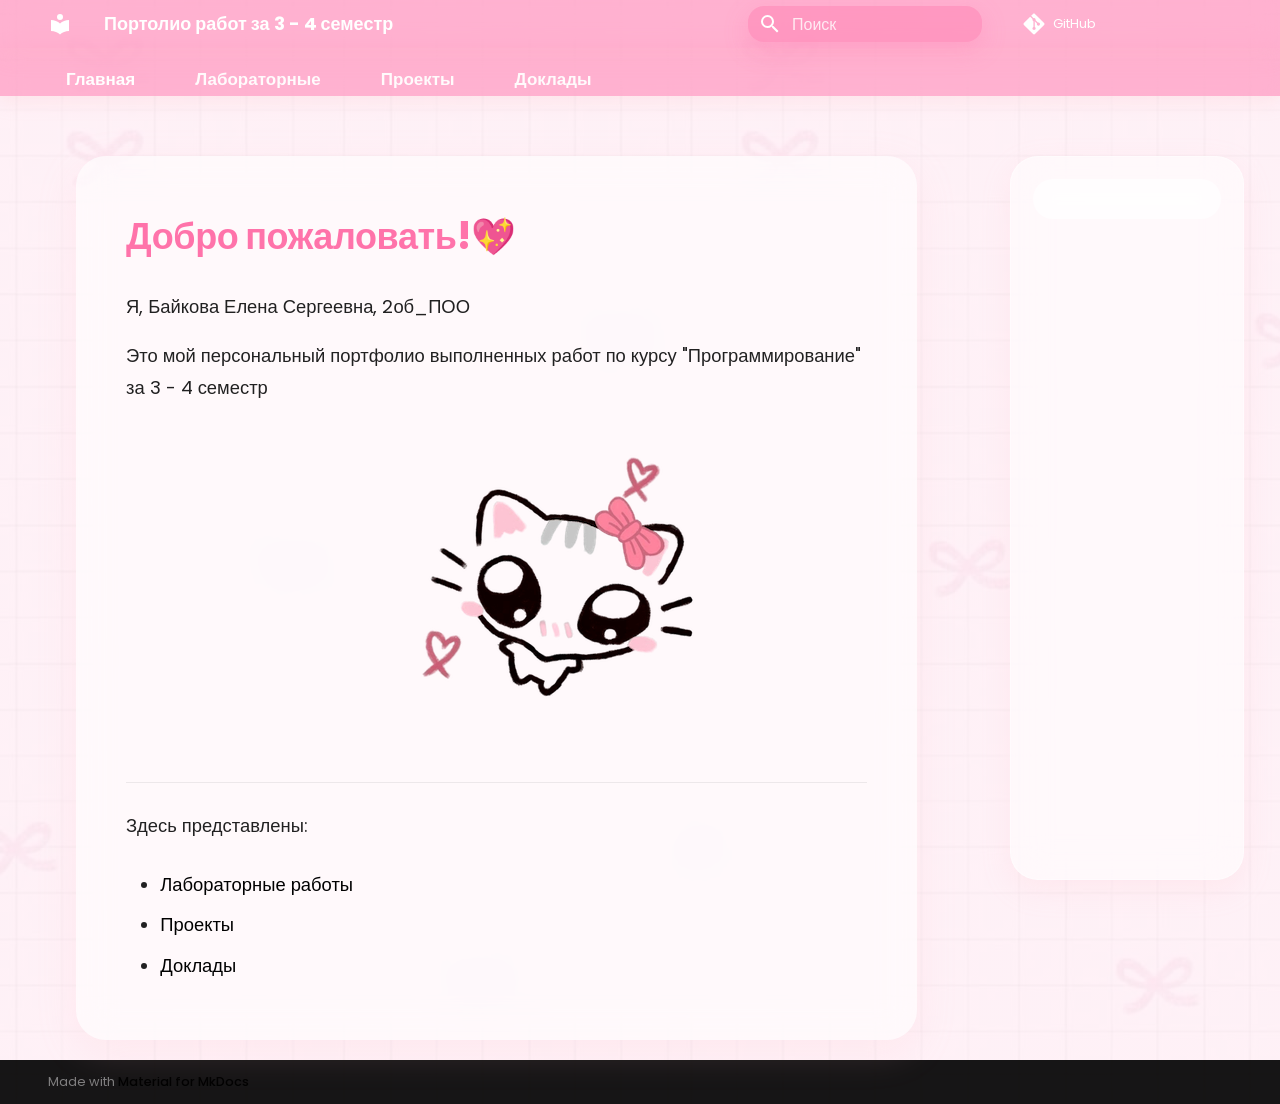
<file: index.html>
<!doctype html>
<html lang="ru" class="no-js">
  <head>
    
      <meta charset="utf-8">
      <meta name="viewport" content="width=device-width,initial-scale=1">
      
        <meta name="description" content="Отчёт в виде представление сайт со всеми проделлаными работами за 3-4 семестр по дисциплине "Программирование"">
      
      
        <meta name="author" content="Елена Байкова">
      
      
      
      
        <link rel="next" href="labs/">
      
      
        
      
      
      <link rel="icon" href="assets/images/favicon.png">
      <meta name="generator" content="mkdocs-1.6.1, mkdocs-material-9.7.1">
    
    
      
        <title>Портолио работ за 3 - 4 семестр</title>
      
    
    
      <link rel="stylesheet" href="assets/stylesheets/main.484c7ddc.min.css">
      
        
        <link rel="stylesheet" href="assets/stylesheets/palette.ab4e12ef.min.css">
      
      


    
    
      
    
    
      
        
        
        <link rel="preconnect" href="https://fonts.gstatic.com" crossorigin>
        <link rel="stylesheet" href="https://fonts.googleapis.com/css?family=Poppins:300,300i,400,400i,700,700i%7CJetBrains+Mono:400,400i,700,700i&display=fallback">
        <style>:root{--md-text-font:"Poppins";--md-code-font:"JetBrains Mono"}</style>
      
    
    
      <link rel="stylesheet" href="stylesheets/extra.css">
    
    <script>__md_scope=new URL(".",location),__md_hash=e=>[...e].reduce(((e,_)=>(e<<5)-e+_.charCodeAt(0)),0),__md_get=(e,_=localStorage,t=__md_scope)=>JSON.parse(_.getItem(t.pathname+"."+e)),__md_set=(e,_,t=localStorage,a=__md_scope)=>{try{t.setItem(a.pathname+"."+e,JSON.stringify(_))}catch(e){}}</script>
    
      

    
    
  </head>
  
  
    
    
      
    
    
    
    
    <body dir="ltr" data-md-color-scheme="default" data-md-color-primary="pink" data-md-color-accent="pink">
  
    
    <input class="md-toggle" data-md-toggle="drawer" type="checkbox" id="__drawer" autocomplete="off">
    <input class="md-toggle" data-md-toggle="search" type="checkbox" id="__search" autocomplete="off">
    <label class="md-overlay" for="__drawer"></label>
    <div data-md-component="skip">
      
    </div>
    <div data-md-component="announce">
      
    </div>
    
    
      

<header class="md-header" data-md-component="header">
  <nav class="md-header__inner md-grid" aria-label="Верхний колонтитул">
    <a href="." title="Портолио работ за 3 - 4 семестр" class="md-header__button md-logo" aria-label="Портолио работ за 3 - 4 семестр" data-md-component="logo">
      
  
  <svg xmlns="http://www.w3.org/2000/svg" viewBox="0 0 24 24"><path d="M12 8a3 3 0 0 0 3-3 3 3 0 0 0-3-3 3 3 0 0 0-3 3 3 3 0 0 0 3 3m0 3.54C9.64 9.35 6.5 8 3 8v11c3.5 0 6.64 1.35 9 3.54 2.36-2.19 5.5-3.54 9-3.54V8c-3.5 0-6.64 1.35-9 3.54"/></svg>

    </a>
    <label class="md-header__button md-icon" for="__drawer">
      
      <svg xmlns="http://www.w3.org/2000/svg" viewBox="0 0 24 24"><path d="M3 6h18v2H3zm0 5h18v2H3zm0 5h18v2H3z"/></svg>
    </label>
    <div class="md-header__title" data-md-component="header-title">
      <div class="md-header__ellipsis">
        <div class="md-header__topic">
          <span class="md-ellipsis">
            Портолио работ за 3 - 4 семестр
          </span>
        </div>
        <div class="md-header__topic" data-md-component="header-topic">
          <span class="md-ellipsis">
            
              Главная
            
          </span>
        </div>
      </div>
    </div>
    
      
        <form class="md-header__option" data-md-component="palette">
  
    
    
    
    <input class="md-option" data-md-color-media="" data-md-color-scheme="default" data-md-color-primary="pink" data-md-color-accent="pink"  aria-hidden="true"  type="radio" name="__palette" id="__palette_0">
    
  
</form>
      
    
    
      <script>var palette=__md_get("__palette");if(palette&&palette.color){if("(prefers-color-scheme)"===palette.color.media){var media=matchMedia("(prefers-color-scheme: light)"),input=document.querySelector(media.matches?"[data-md-color-media='(prefers-color-scheme: light)']":"[data-md-color-media='(prefers-color-scheme: dark)']");palette.color.media=input.getAttribute("data-md-color-media"),palette.color.scheme=input.getAttribute("data-md-color-scheme"),palette.color.primary=input.getAttribute("data-md-color-primary"),palette.color.accent=input.getAttribute("data-md-color-accent")}for(var[key,value]of Object.entries(palette.color))document.body.setAttribute("data-md-color-"+key,value)}</script>
    
    
    
      
      
        <label class="md-header__button md-icon" for="__search">
          
          <svg xmlns="http://www.w3.org/2000/svg" viewBox="0 0 24 24"><path d="M9.5 3A6.5 6.5 0 0 1 16 9.5c0 1.61-.59 3.09-1.56 4.23l.27.27h.79l5 5-1.5 1.5-5-5v-.79l-.27-.27A6.52 6.52 0 0 1 9.5 16 6.5 6.5 0 0 1 3 9.5 6.5 6.5 0 0 1 9.5 3m0 2C7 5 5 7 5 9.5S7 14 9.5 14 14 12 14 9.5 12 5 9.5 5"/></svg>
        </label>
        <div class="md-search" data-md-component="search" role="dialog">
  <label class="md-search__overlay" for="__search"></label>
  <div class="md-search__inner" role="search">
    <form class="md-search__form" name="search">
      <input type="text" class="md-search__input" name="query" aria-label="Поиск" placeholder="Поиск" autocapitalize="off" autocorrect="off" autocomplete="off" spellcheck="false" data-md-component="search-query" required>
      <label class="md-search__icon md-icon" for="__search">
        
        <svg xmlns="http://www.w3.org/2000/svg" viewBox="0 0 24 24"><path d="M9.5 3A6.5 6.5 0 0 1 16 9.5c0 1.61-.59 3.09-1.56 4.23l.27.27h.79l5 5-1.5 1.5-5-5v-.79l-.27-.27A6.52 6.52 0 0 1 9.5 16 6.5 6.5 0 0 1 3 9.5 6.5 6.5 0 0 1 9.5 3m0 2C7 5 5 7 5 9.5S7 14 9.5 14 14 12 14 9.5 12 5 9.5 5"/></svg>
        
        <svg xmlns="http://www.w3.org/2000/svg" viewBox="0 0 24 24"><path d="M20 11v2H8l5.5 5.5-1.42 1.42L4.16 12l7.92-7.92L13.5 5.5 8 11z"/></svg>
      </label>
      <nav class="md-search__options" aria-label="Поиск">
        
        <button type="reset" class="md-search__icon md-icon" title="Очистить" aria-label="Очистить" tabindex="-1">
          
          <svg xmlns="http://www.w3.org/2000/svg" viewBox="0 0 24 24"><path d="M19 6.41 17.59 5 12 10.59 6.41 5 5 6.41 10.59 12 5 17.59 6.41 19 12 13.41 17.59 19 19 17.59 13.41 12z"/></svg>
        </button>
      </nav>
      
    </form>
    <div class="md-search__output">
      <div class="md-search__scrollwrap" tabindex="0" data-md-scrollfix>
        <div class="md-search-result" data-md-component="search-result">
          <div class="md-search-result__meta">
            Инициализация поиска
          </div>
          <ol class="md-search-result__list" role="presentation"></ol>
        </div>
      </div>
    </div>
  </div>
</div>
      
    
    
      <div class="md-header__source">
        <a href="https://github.com/lenolium3006/Portfolio_site_programming" title="Перейти к репозиторию" class="md-source" data-md-component="source">
  <div class="md-source__icon md-icon">
    
    <svg xmlns="http://www.w3.org/2000/svg" viewBox="0 0 448 512"><!--! Font Awesome Free 7.1.0 by @fontawesome - https://fontawesome.com License - https://fontawesome.com/license/free (Icons: CC BY 4.0, Fonts: SIL OFL 1.1, Code: MIT License) Copyright 2025 Fonticons, Inc.--><path d="M439.6 236.1 244 40.5c-5.4-5.5-12.8-8.5-20.4-8.5s-15 3-20.4 8.4L162.5 81l51.5 51.5c27.1-9.1 52.7 16.8 43.4 43.7l49.7 49.7c34.2-11.8 61.2 31 35.5 56.7-26.5 26.5-70.2-2.9-56-37.3L240.3 199v121.9c25.3 12.5 22.3 41.8 9.1 55-6.4 6.4-15.2 10.1-24.3 10.1s-17.8-3.6-24.3-10.1c-17.6-17.6-11.1-46.9 11.2-56v-123c-20.8-8.5-24.6-30.7-18.6-45L142.6 101 8.5 235.1C3 240.6 0 247.9 0 255.5s3 15 8.5 20.4l195.6 195.7c5.4 5.4 12.7 8.4 20.4 8.4s15-3 20.4-8.4l194.7-194.7c5.4-5.4 8.4-12.8 8.4-20.4s-3-15-8.4-20.4"/></svg>
  </div>
  <div class="md-source__repository">
    GitHub
  </div>
</a>
      </div>
    
  </nav>
  
</header>
    
    <div class="md-container" data-md-component="container">
      
      
        
          
            
<nav class="md-tabs" aria-label="Вкладки" data-md-component="tabs">
  <div class="md-grid">
    <ul class="md-tabs__list">
      
        
  
  
  
    
  
  
    <li class="md-tabs__item md-tabs__item--active">
      <a href="." class="md-tabs__link">
        
  
  
    
  
  Главная

      </a>
    </li>
  

      
        
  
  
  
  
    <li class="md-tabs__item">
      <a href="labs/" class="md-tabs__link">
        
  
  
    
  
  Лабораторные

      </a>
    </li>
  

      
        
  
  
  
  
    <li class="md-tabs__item">
      <a href="projects/" class="md-tabs__link">
        
  
  
    
  
  Проекты

      </a>
    </li>
  

      
        
  
  
  
  
    <li class="md-tabs__item">
      <a href="reports/" class="md-tabs__link">
        
  
  
    
  
  Доклады

      </a>
    </li>
  

      
    </ul>
  </div>
</nav>
          
        
      
      <main class="md-main" data-md-component="main">
        <div class="md-main__inner md-grid">
          
            
              
              <div class="md-sidebar md-sidebar--primary" data-md-component="sidebar" data-md-type="navigation" >
                <div class="md-sidebar__scrollwrap">
                  <div class="md-sidebar__inner">
                    


  


<nav class="md-nav md-nav--primary md-nav--lifted" aria-label="Навигация" data-md-level="0">
  <label class="md-nav__title" for="__drawer">
    <a href="." title="Портолио работ за 3 - 4 семестр" class="md-nav__button md-logo" aria-label="Портолио работ за 3 - 4 семестр" data-md-component="logo">
      
  
  <svg xmlns="http://www.w3.org/2000/svg" viewBox="0 0 24 24"><path d="M12 8a3 3 0 0 0 3-3 3 3 0 0 0-3-3 3 3 0 0 0-3 3 3 3 0 0 0 3 3m0 3.54C9.64 9.35 6.5 8 3 8v11c3.5 0 6.64 1.35 9 3.54 2.36-2.19 5.5-3.54 9-3.54V8c-3.5 0-6.64 1.35-9 3.54"/></svg>

    </a>
    Портолио работ за 3 - 4 семестр
  </label>
  
    <div class="md-nav__source">
      <a href="https://github.com/lenolium3006/Portfolio_site_programming" title="Перейти к репозиторию" class="md-source" data-md-component="source">
  <div class="md-source__icon md-icon">
    
    <svg xmlns="http://www.w3.org/2000/svg" viewBox="0 0 448 512"><!--! Font Awesome Free 7.1.0 by @fontawesome - https://fontawesome.com License - https://fontawesome.com/license/free (Icons: CC BY 4.0, Fonts: SIL OFL 1.1, Code: MIT License) Copyright 2025 Fonticons, Inc.--><path d="M439.6 236.1 244 40.5c-5.4-5.5-12.8-8.5-20.4-8.5s-15 3-20.4 8.4L162.5 81l51.5 51.5c27.1-9.1 52.7 16.8 43.4 43.7l49.7 49.7c34.2-11.8 61.2 31 35.5 56.7-26.5 26.5-70.2-2.9-56-37.3L240.3 199v121.9c25.3 12.5 22.3 41.8 9.1 55-6.4 6.4-15.2 10.1-24.3 10.1s-17.8-3.6-24.3-10.1c-17.6-17.6-11.1-46.9 11.2-56v-123c-20.8-8.5-24.6-30.7-18.6-45L142.6 101 8.5 235.1C3 240.6 0 247.9 0 255.5s3 15 8.5 20.4l195.6 195.7c5.4 5.4 12.7 8.4 20.4 8.4s15-3 20.4-8.4l194.7-194.7c5.4-5.4 8.4-12.8 8.4-20.4s-3-15-8.4-20.4"/></svg>
  </div>
  <div class="md-source__repository">
    GitHub
  </div>
</a>
    </div>
  
  <ul class="md-nav__list" data-md-scrollfix>
    
      
      
  
  
    
  
  
  
    <li class="md-nav__item md-nav__item--active">
      
      <input class="md-nav__toggle md-toggle" type="checkbox" id="__toc">
      
      
      
      <a href="." class="md-nav__link md-nav__link--active">
        
  
  
  <span class="md-ellipsis">
    
  
    Главная
  

    
  </span>
  
  

      </a>
      
    </li>
  

    
      
      
  
  
  
  
    <li class="md-nav__item">
      <a href="labs/" class="md-nav__link">
        
  
  
  <span class="md-ellipsis">
    
  
    Лабораторные
  

    
  </span>
  
  

      </a>
    </li>
  

    
      
      
  
  
  
  
    <li class="md-nav__item">
      <a href="projects/" class="md-nav__link">
        
  
  
  <span class="md-ellipsis">
    
  
    Проекты
  

    
  </span>
  
  

      </a>
    </li>
  

    
      
      
  
  
  
  
    <li class="md-nav__item">
      <a href="reports/" class="md-nav__link">
        
  
  
  <span class="md-ellipsis">
    
  
    Доклады
  

    
  </span>
  
  

      </a>
    </li>
  

    
  </ul>
</nav>
                  </div>
                </div>
              </div>
            
            
              
              <div class="md-sidebar md-sidebar--secondary" data-md-component="sidebar" data-md-type="toc" >
                <div class="md-sidebar__scrollwrap">
                  <div class="md-sidebar__inner">
                    

<nav class="md-nav md-nav--secondary" aria-label="Содержание">
  
  
  
  
</nav>
                  </div>
                </div>
              </div>
            
          
          
            <div class="md-content" data-md-component="content">
              
              <article class="md-content__inner md-typeset">
                
                  


  
  


<h1 id="_1">Добро пожаловать!💖<a class="headerlink" href="#_1" title="Permanent link">&para;</a></h1>
<p>Я, Байкова Елена Сергеевна, 2об_ПОО</p>
<p>Это мой персональный портфолио выполненных работ по курсу "Программирование" за 3 - 4 семестр</p>
<p>&nbsp;&nbsp;&nbsp;&nbsp;&nbsp;&nbsp;&nbsp;&nbsp;&nbsp;&nbsp;&nbsp;&nbsp;&nbsp;&nbsp;&nbsp;&nbsp;&nbsp;&nbsp;&nbsp;&nbsp;&nbsp;&nbsp;&nbsp;&nbsp;&nbsp;&nbsp;&nbsp;&nbsp;&nbsp;&nbsp;&nbsp;&nbsp;&nbsp;&nbsp;&nbsp;&nbsp;&nbsp;&nbsp;&nbsp;&nbsp;&nbsp;&nbsp;&nbsp;&nbsp;&nbsp;&nbsp;&nbsp;&nbsp;&nbsp;&nbsp;&nbsp;&nbsp;&nbsp;&nbsp;&nbsp;&nbsp;&nbsp;<img alt="фото" src="images/3.png" /></p>
<hr />
<p>Здесь представлены:</p>
<ul>
<li>
<p><a href="labs/">Лабораторные работы</a>  </p>
</li>
<li>
<p><a href="projects/">Проекты</a>  </p>
</li>
<li>
<p><a href="reports/">Доклады</a>  </p>
</li>
</ul>












                
              </article>
            </div>
          
          
<script>var target=document.getElementById(location.hash.slice(1));target&&target.name&&(target.checked=target.name.startsWith("__tabbed_"))</script>
        </div>
        
      </main>
      
        <footer class="md-footer">
  
  <div class="md-footer-meta md-typeset">
    <div class="md-footer-meta__inner md-grid">
      <div class="md-copyright">
  
  
    Made with
    <a href="https://squidfunk.github.io/mkdocs-material/" target="_blank" rel="noopener">
      Material for MkDocs
    </a>
  
</div>
      
    </div>
  </div>
</footer>
      
    </div>
    <div class="md-dialog" data-md-component="dialog">
      <div class="md-dialog__inner md-typeset"></div>
    </div>
    
    
    
      
      
      <script id="__config" type="application/json">{"annotate": null, "base": ".", "features": ["navigation.tabs", "navigation.sections", "navigation.expand", "navigation.instant", "toc.follow"], "search": "assets/javascripts/workers/search.2c215733.min.js", "tags": null, "translations": {"clipboard.copied": "\u0421\u043a\u043e\u043f\u0438\u0440\u043e\u0432\u0430\u043d\u043e \u0432 \u0431\u0443\u0444\u0435\u0440", "clipboard.copy": "\u041a\u043e\u043f\u0438\u0440\u043e\u0432\u0430\u0442\u044c \u0432 \u0431\u0443\u0444\u0435\u0440", "search.result.more.one": "\u0415\u0449\u0451 1 \u043d\u0430 \u044d\u0442\u043e\u0439 \u0441\u0442\u0440\u0430\u043d\u0438\u0446\u0435", "search.result.more.other": "\u0415\u0449\u0451 # \u043d\u0430 \u044d\u0442\u043e\u0439 \u0441\u0442\u0440\u0430\u043d\u0438\u0446\u0435", "search.result.none": "\u0421\u043e\u0432\u043f\u0430\u0434\u0435\u043d\u0438\u0439 \u043d\u0435 \u043d\u0430\u0439\u0434\u0435\u043d\u043e", "search.result.one": "\u041d\u0430\u0439\u0434\u0435\u043d\u043e 1 \u0441\u043e\u0432\u043f\u0430\u0434\u0435\u043d\u0438\u0435", "search.result.other": "\u041d\u0430\u0439\u0434\u0435\u043d\u043e \u0441\u043e\u0432\u043f\u0430\u0434\u0435\u043d\u0438\u0439: #", "search.result.placeholder": "\u041d\u0430\u0447\u043d\u0438\u0442\u0435 \u043f\u0435\u0447\u0430\u0442\u0430\u0442\u044c \u0434\u043b\u044f \u043f\u043e\u0438\u0441\u043a\u0430", "search.result.term.missing": "\u041e\u0442\u0441\u0443\u0442\u0441\u0442\u0432\u0443\u0435\u0442", "select.version": "\u0412\u044b\u0431\u0435\u0440\u0438\u0442\u0435 \u0432\u0435\u0440\u0441\u0438\u044e"}, "version": null}</script>
    
    
      <script src="assets/javascripts/bundle.79ae519e.min.js"></script>
      
    
  </body>
</html>
</file>
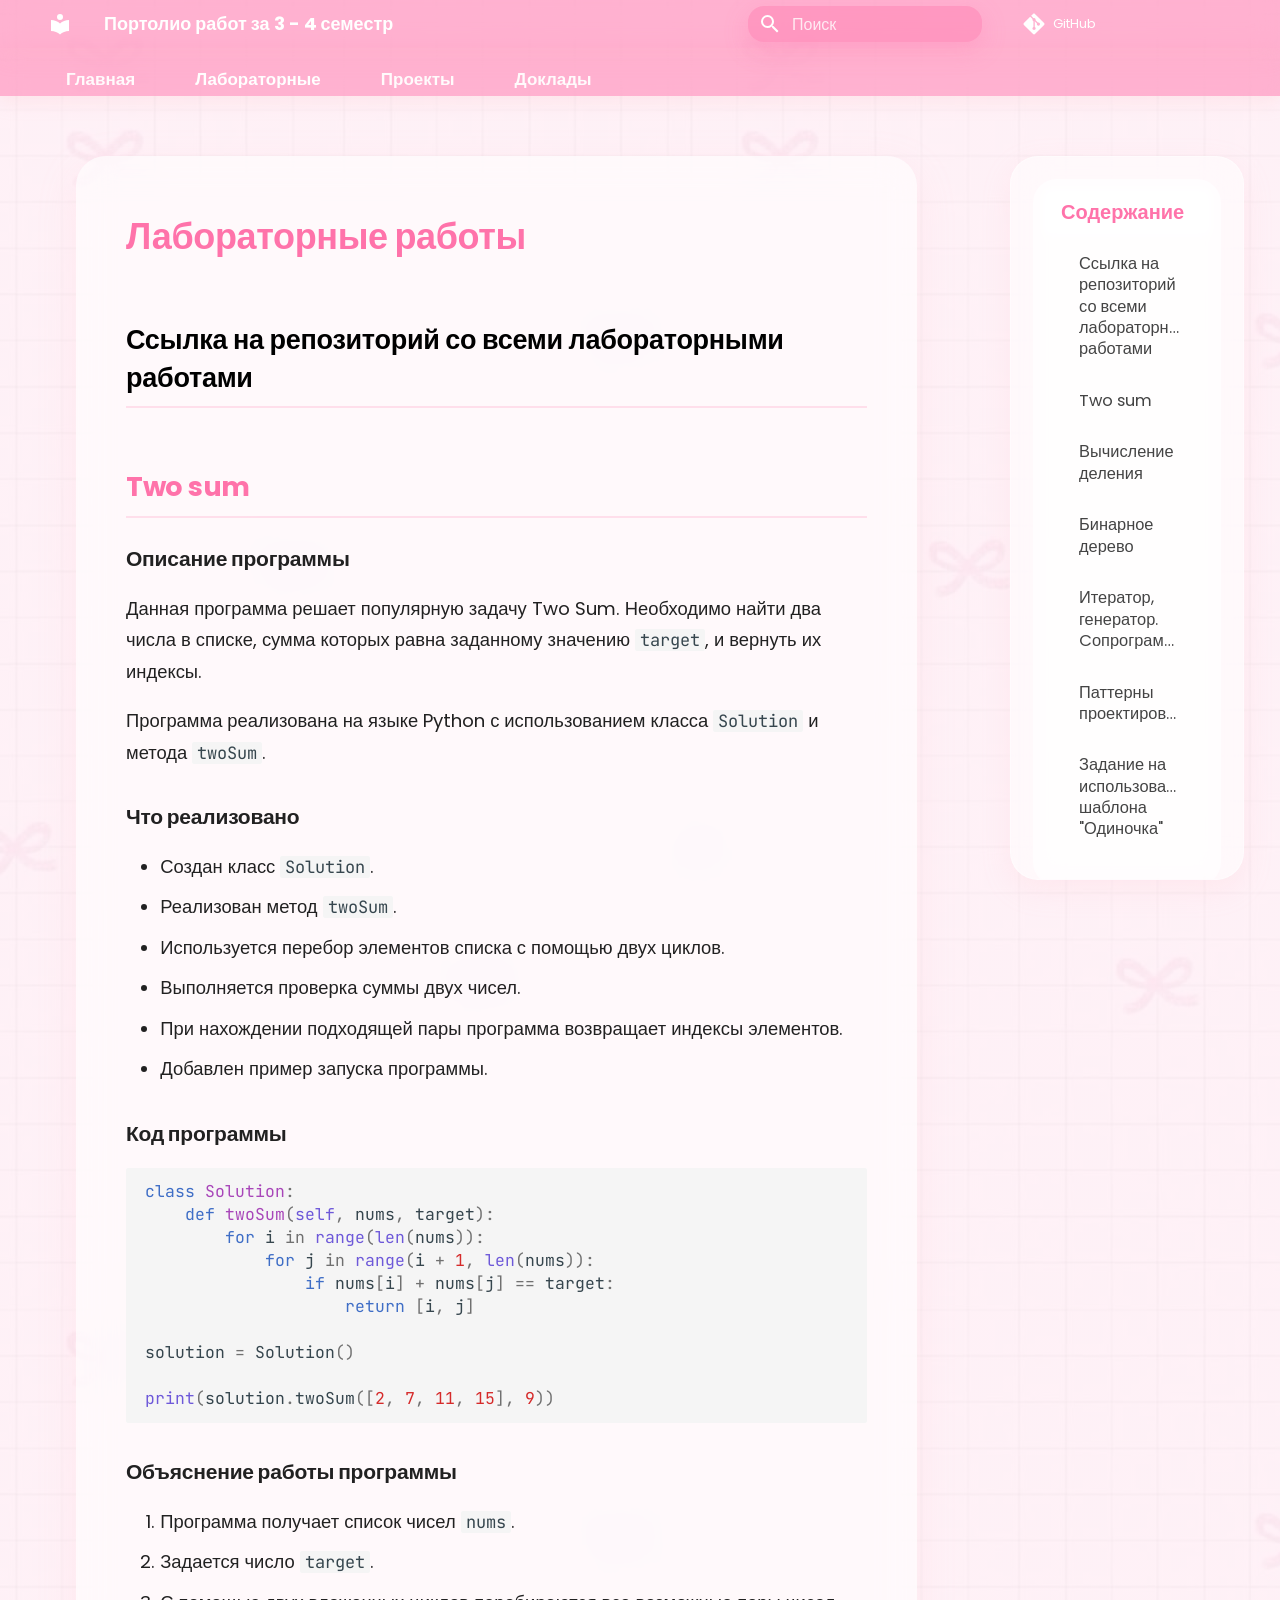
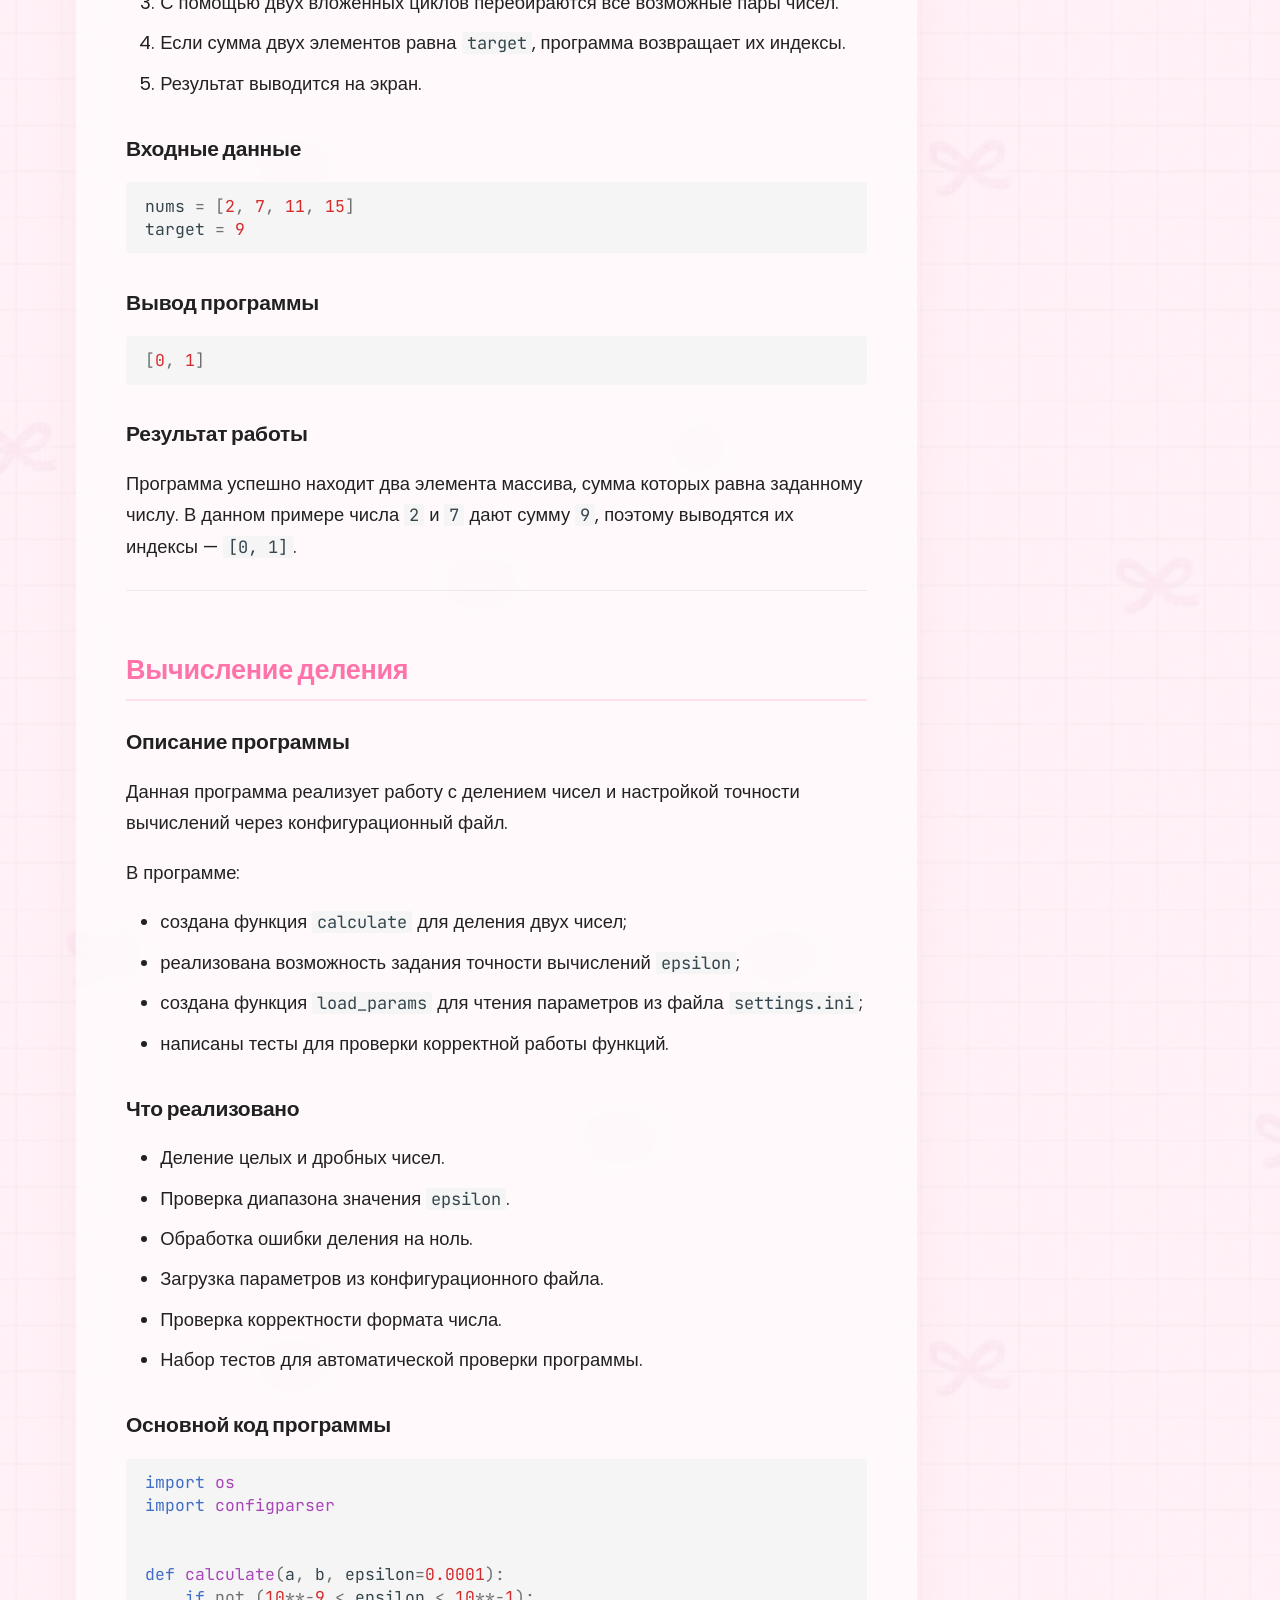
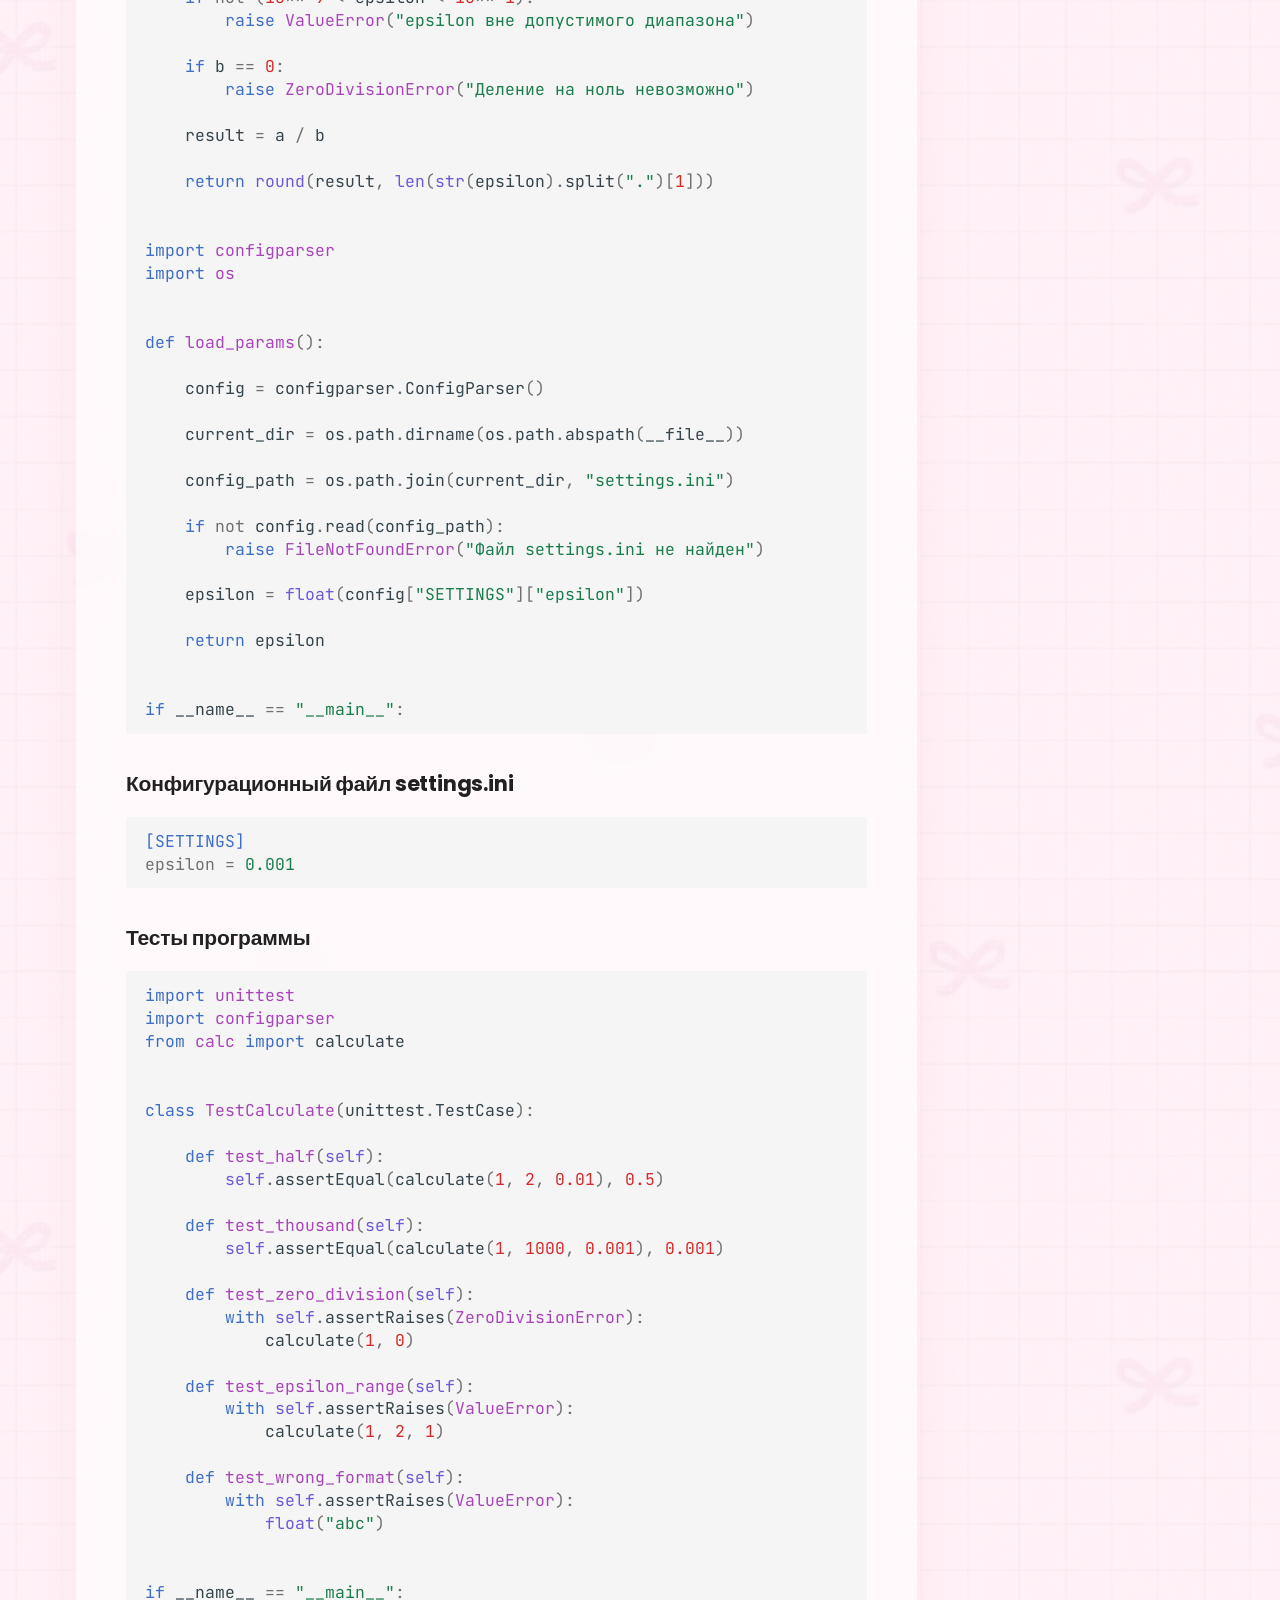
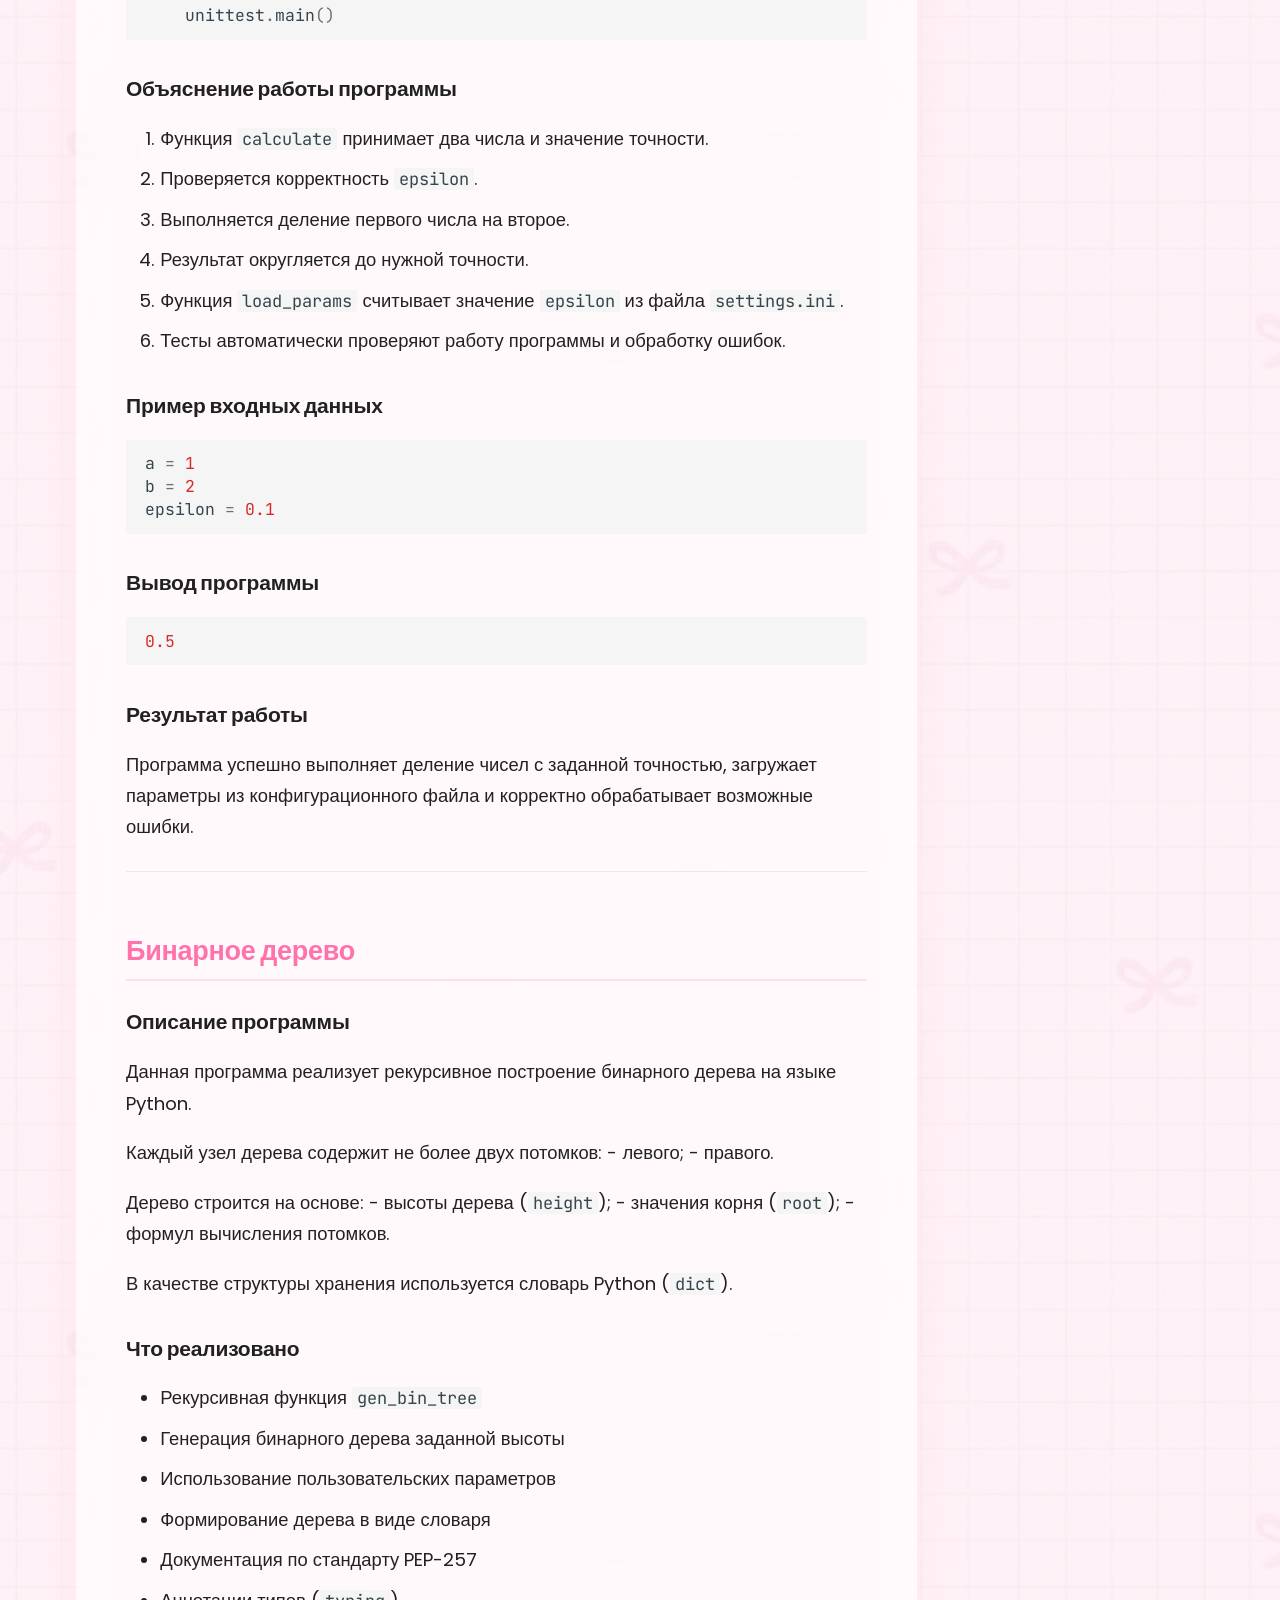
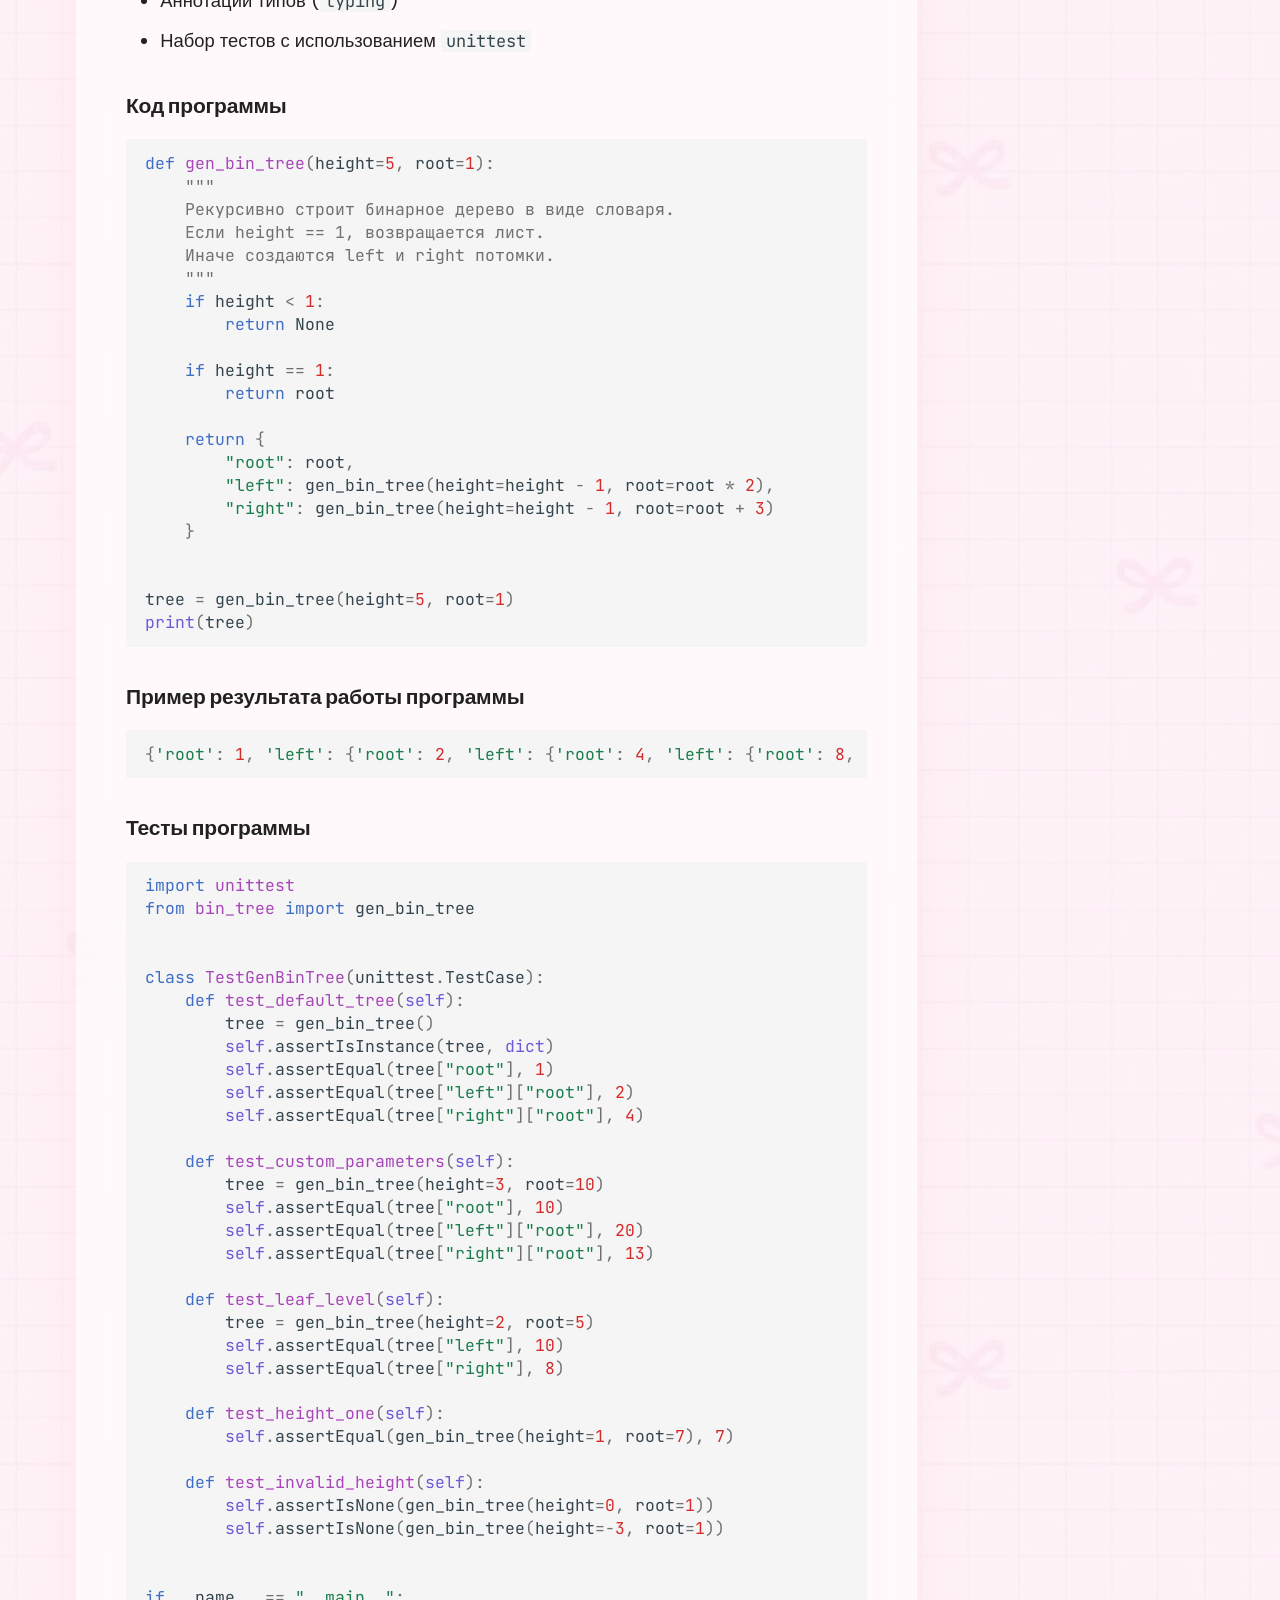
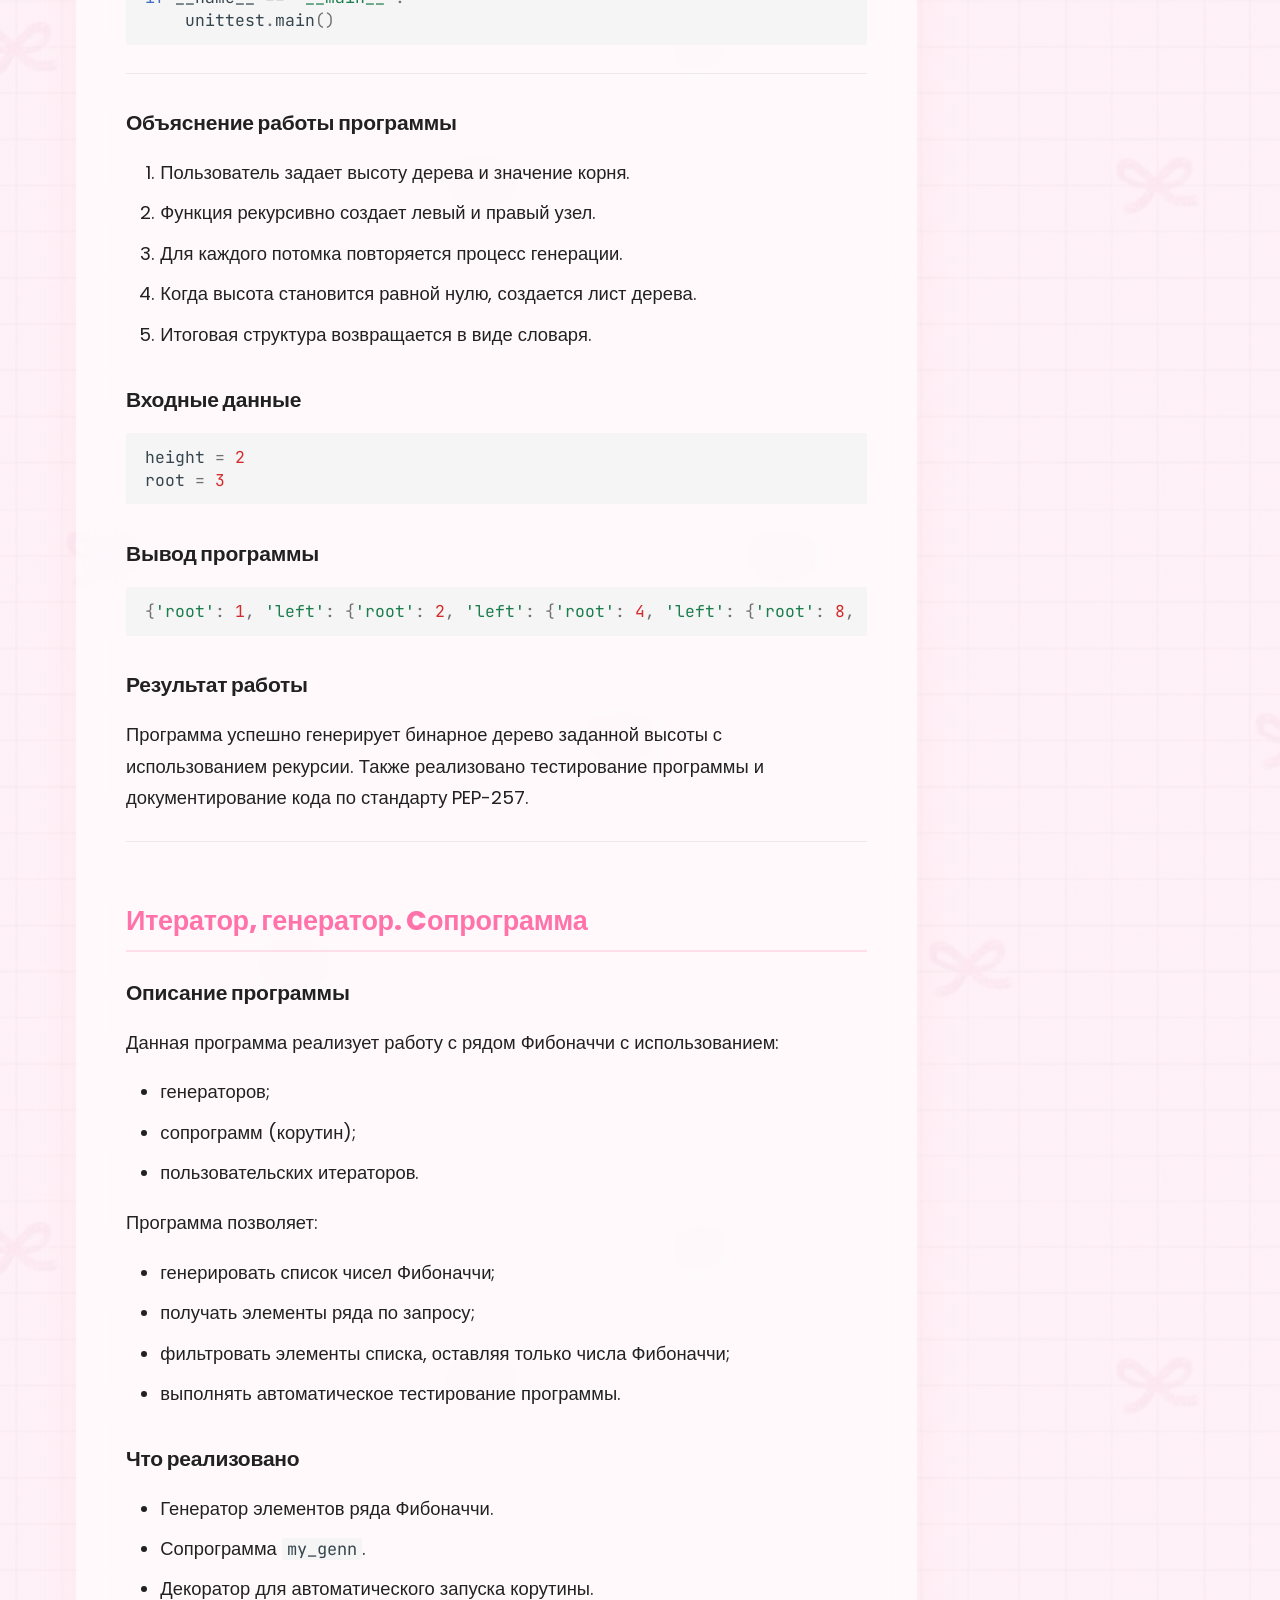
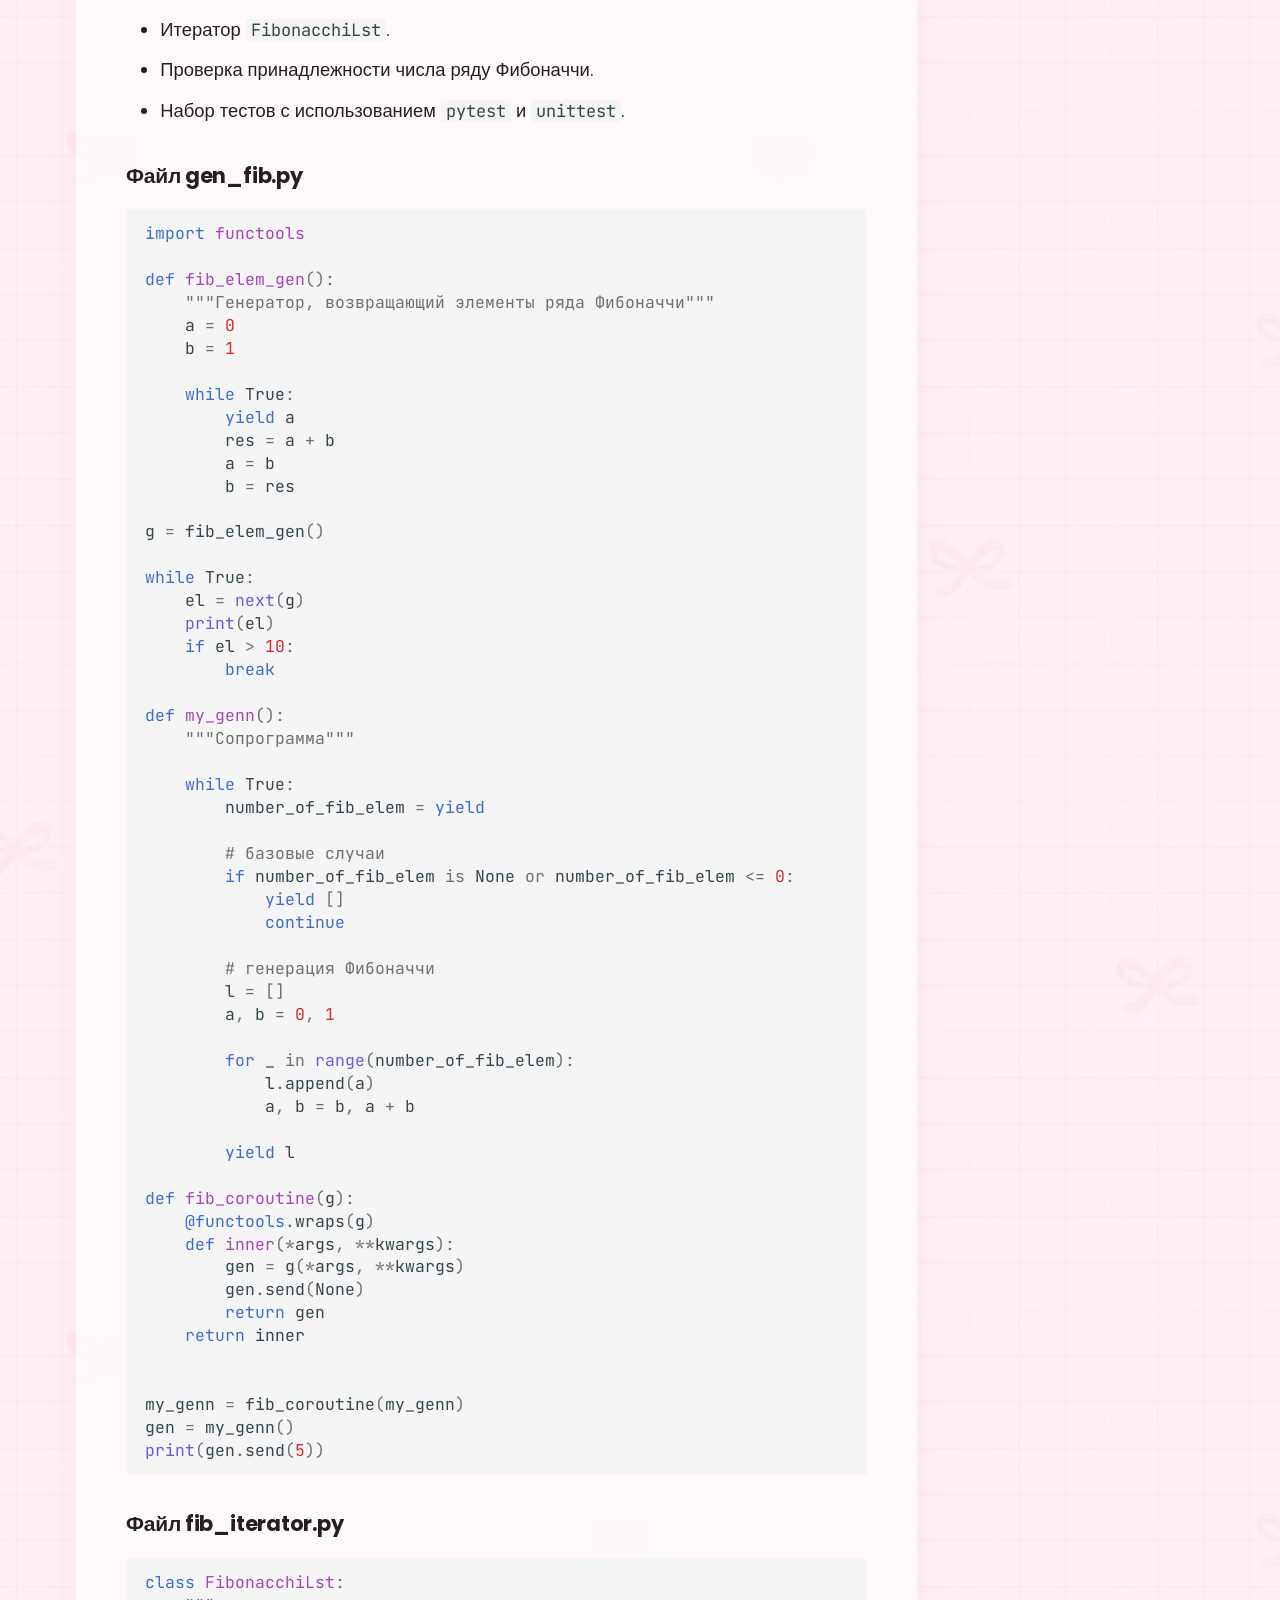
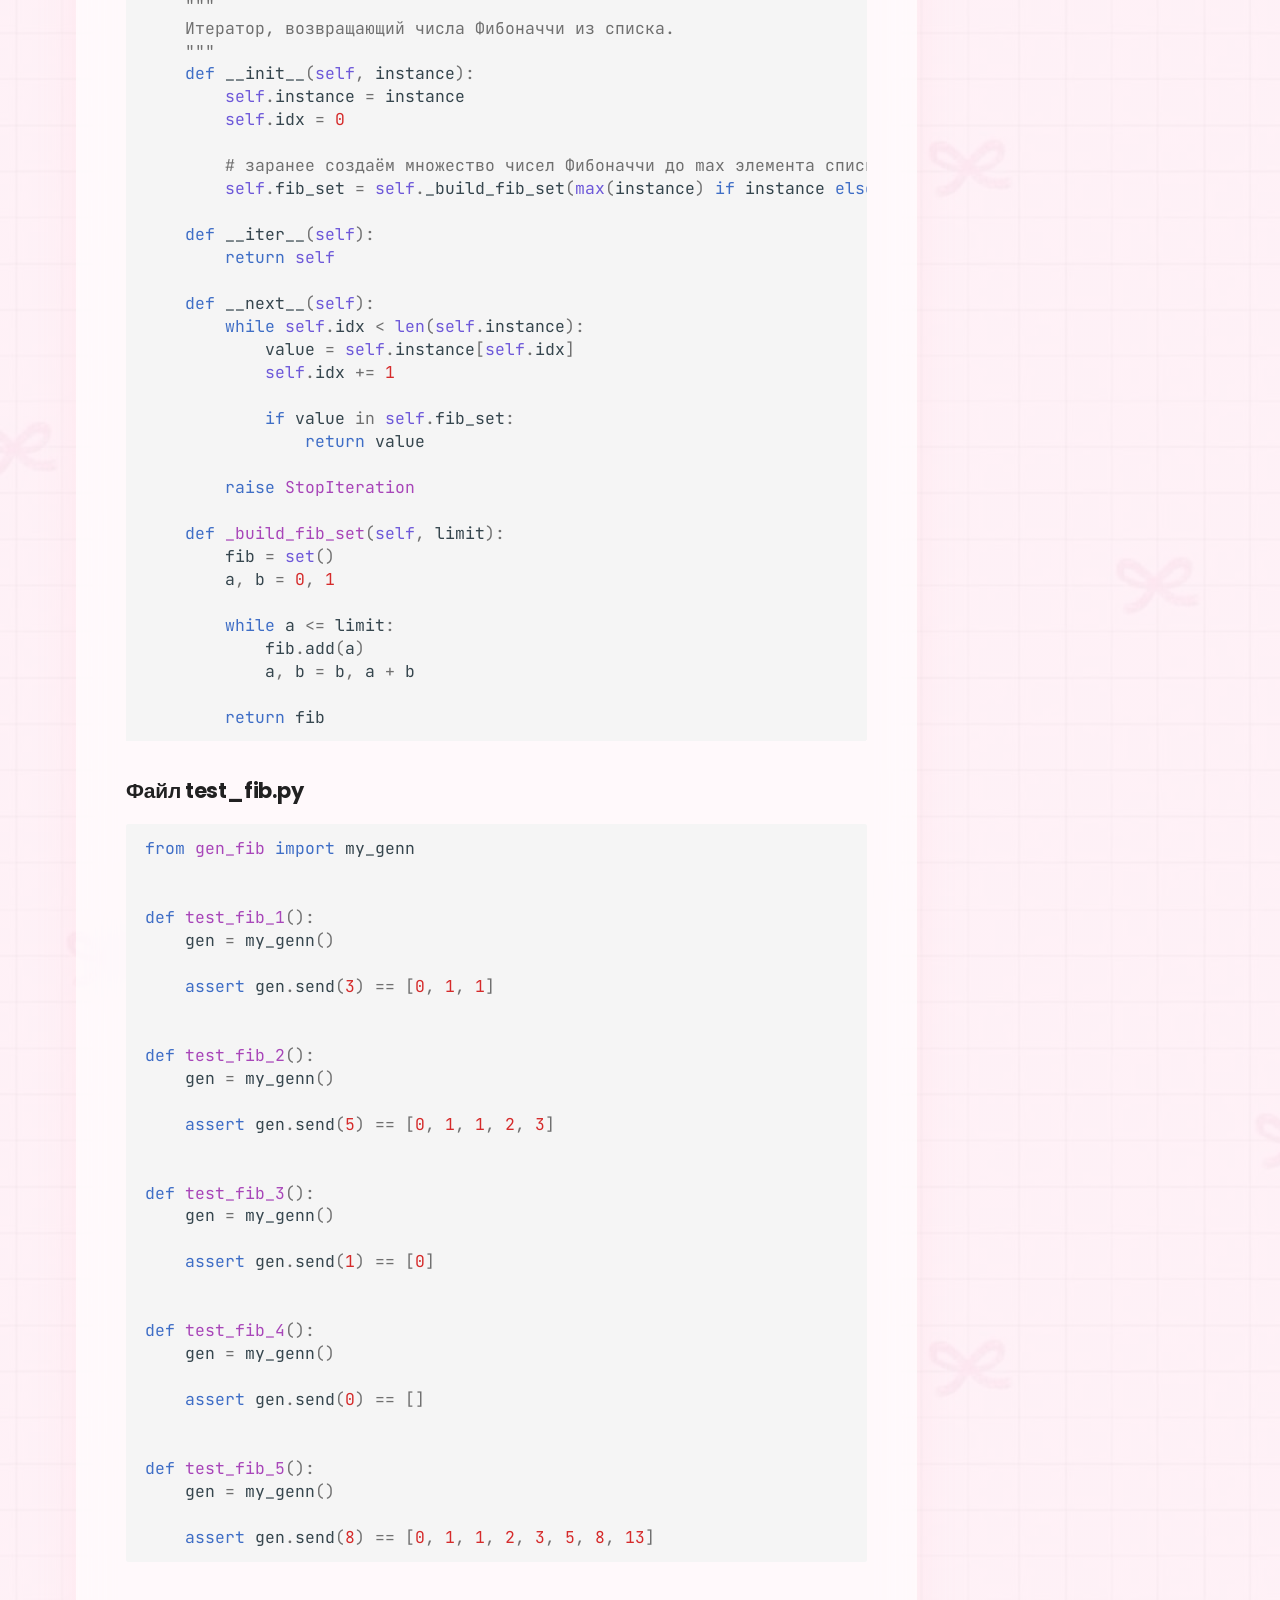
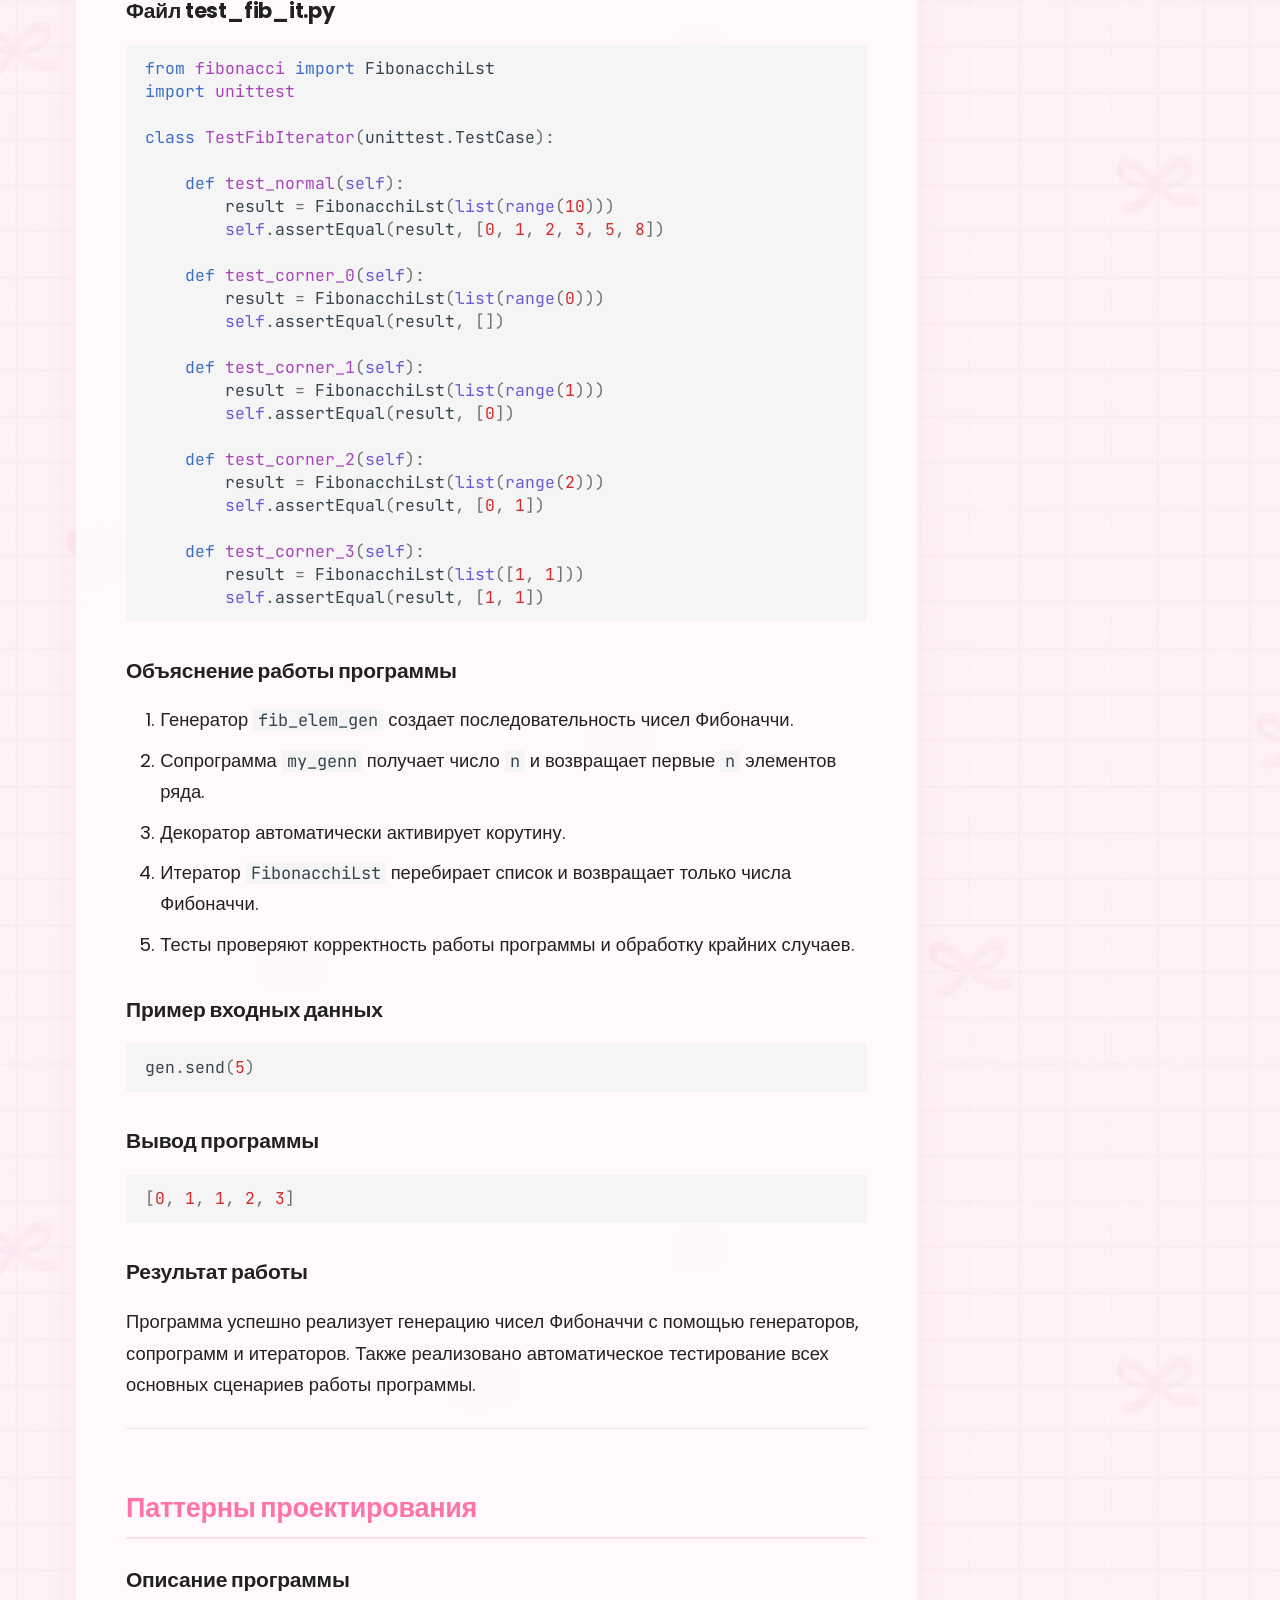
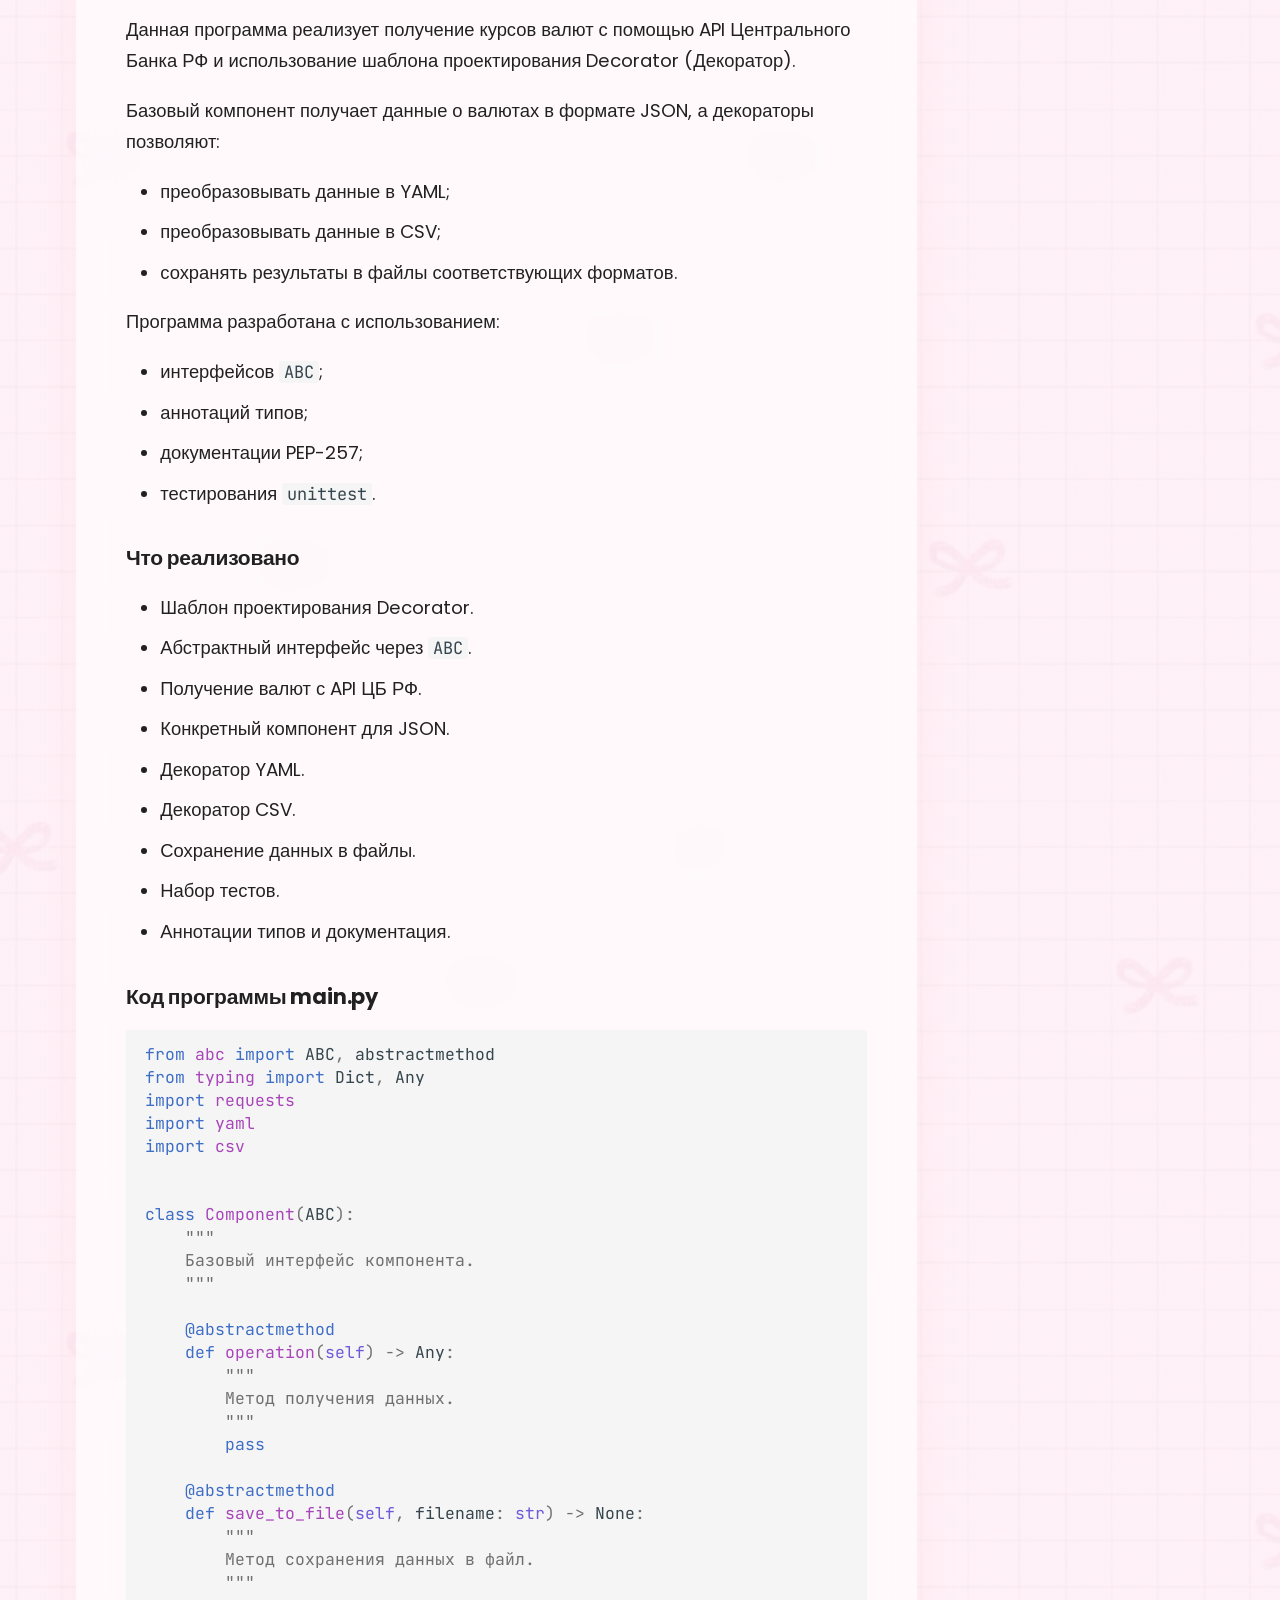
<file: labs/index.html>
<!doctype html>
<html lang="ru" class="no-js">
  <head>
    
      <meta charset="utf-8">
      <meta name="viewport" content="width=device-width,initial-scale=1">
      
        <meta name="description" content="Отчёт в виде представление сайт со всеми проделлаными работами за 3-4 семестр по дисциплине "Программирование"">
      
      
        <meta name="author" content="Елена Байкова">
      
      
      
        <link rel="prev" href="..">
      
      
        <link rel="next" href="../projects/">
      
      
        
      
      
      <link rel="icon" href="../assets/images/favicon.png">
      <meta name="generator" content="mkdocs-1.6.1, mkdocs-material-9.7.1">
    
    
      
        <title>Лабораторные - Портолио работ за 3 - 4 семестр</title>
      
    
    
      <link rel="stylesheet" href="../assets/stylesheets/main.484c7ddc.min.css">
      
        
        <link rel="stylesheet" href="../assets/stylesheets/palette.ab4e12ef.min.css">
      
      


    
    
      
    
    
      
        
        
        <link rel="preconnect" href="https://fonts.gstatic.com" crossorigin>
        <link rel="stylesheet" href="https://fonts.googleapis.com/css?family=Poppins:300,300i,400,400i,700,700i%7CJetBrains+Mono:400,400i,700,700i&display=fallback">
        <style>:root{--md-text-font:"Poppins";--md-code-font:"JetBrains Mono"}</style>
      
    
    
      <link rel="stylesheet" href="../stylesheets/extra.css">
    
    <script>__md_scope=new URL("..",location),__md_hash=e=>[...e].reduce(((e,_)=>(e<<5)-e+_.charCodeAt(0)),0),__md_get=(e,_=localStorage,t=__md_scope)=>JSON.parse(_.getItem(t.pathname+"."+e)),__md_set=(e,_,t=localStorage,a=__md_scope)=>{try{t.setItem(a.pathname+"."+e,JSON.stringify(_))}catch(e){}}</script>
    
      

    
    
  </head>
  
  
    
    
      
    
    
    
    
    <body dir="ltr" data-md-color-scheme="default" data-md-color-primary="pink" data-md-color-accent="pink">
  
    
    <input class="md-toggle" data-md-toggle="drawer" type="checkbox" id="__drawer" autocomplete="off">
    <input class="md-toggle" data-md-toggle="search" type="checkbox" id="__search" autocomplete="off">
    <label class="md-overlay" for="__drawer"></label>
    <div data-md-component="skip">
      
        
        <a href="#_2" class="md-skip">
          Перейти к содержанию
        </a>
      
    </div>
    <div data-md-component="announce">
      
    </div>
    
    
      

<header class="md-header" data-md-component="header">
  <nav class="md-header__inner md-grid" aria-label="Верхний колонтитул">
    <a href=".." title="Портолио работ за 3 - 4 семестр" class="md-header__button md-logo" aria-label="Портолио работ за 3 - 4 семестр" data-md-component="logo">
      
  
  <svg xmlns="http://www.w3.org/2000/svg" viewBox="0 0 24 24"><path d="M12 8a3 3 0 0 0 3-3 3 3 0 0 0-3-3 3 3 0 0 0-3 3 3 3 0 0 0 3 3m0 3.54C9.64 9.35 6.5 8 3 8v11c3.5 0 6.64 1.35 9 3.54 2.36-2.19 5.5-3.54 9-3.54V8c-3.5 0-6.64 1.35-9 3.54"/></svg>

    </a>
    <label class="md-header__button md-icon" for="__drawer">
      
      <svg xmlns="http://www.w3.org/2000/svg" viewBox="0 0 24 24"><path d="M3 6h18v2H3zm0 5h18v2H3zm0 5h18v2H3z"/></svg>
    </label>
    <div class="md-header__title" data-md-component="header-title">
      <div class="md-header__ellipsis">
        <div class="md-header__topic">
          <span class="md-ellipsis">
            Портолио работ за 3 - 4 семестр
          </span>
        </div>
        <div class="md-header__topic" data-md-component="header-topic">
          <span class="md-ellipsis">
            
              Лабораторные
            
          </span>
        </div>
      </div>
    </div>
    
      
        <form class="md-header__option" data-md-component="palette">
  
    
    
    
    <input class="md-option" data-md-color-media="" data-md-color-scheme="default" data-md-color-primary="pink" data-md-color-accent="pink"  aria-hidden="true"  type="radio" name="__palette" id="__palette_0">
    
  
</form>
      
    
    
      <script>var palette=__md_get("__palette");if(palette&&palette.color){if("(prefers-color-scheme)"===palette.color.media){var media=matchMedia("(prefers-color-scheme: light)"),input=document.querySelector(media.matches?"[data-md-color-media='(prefers-color-scheme: light)']":"[data-md-color-media='(prefers-color-scheme: dark)']");palette.color.media=input.getAttribute("data-md-color-media"),palette.color.scheme=input.getAttribute("data-md-color-scheme"),palette.color.primary=input.getAttribute("data-md-color-primary"),palette.color.accent=input.getAttribute("data-md-color-accent")}for(var[key,value]of Object.entries(palette.color))document.body.setAttribute("data-md-color-"+key,value)}</script>
    
    
    
      
      
        <label class="md-header__button md-icon" for="__search">
          
          <svg xmlns="http://www.w3.org/2000/svg" viewBox="0 0 24 24"><path d="M9.5 3A6.5 6.5 0 0 1 16 9.5c0 1.61-.59 3.09-1.56 4.23l.27.27h.79l5 5-1.5 1.5-5-5v-.79l-.27-.27A6.52 6.52 0 0 1 9.5 16 6.5 6.5 0 0 1 3 9.5 6.5 6.5 0 0 1 9.5 3m0 2C7 5 5 7 5 9.5S7 14 9.5 14 14 12 14 9.5 12 5 9.5 5"/></svg>
        </label>
        <div class="md-search" data-md-component="search" role="dialog">
  <label class="md-search__overlay" for="__search"></label>
  <div class="md-search__inner" role="search">
    <form class="md-search__form" name="search">
      <input type="text" class="md-search__input" name="query" aria-label="Поиск" placeholder="Поиск" autocapitalize="off" autocorrect="off" autocomplete="off" spellcheck="false" data-md-component="search-query" required>
      <label class="md-search__icon md-icon" for="__search">
        
        <svg xmlns="http://www.w3.org/2000/svg" viewBox="0 0 24 24"><path d="M9.5 3A6.5 6.5 0 0 1 16 9.5c0 1.61-.59 3.09-1.56 4.23l.27.27h.79l5 5-1.5 1.5-5-5v-.79l-.27-.27A6.52 6.52 0 0 1 9.5 16 6.5 6.5 0 0 1 3 9.5 6.5 6.5 0 0 1 9.5 3m0 2C7 5 5 7 5 9.5S7 14 9.5 14 14 12 14 9.5 12 5 9.5 5"/></svg>
        
        <svg xmlns="http://www.w3.org/2000/svg" viewBox="0 0 24 24"><path d="M20 11v2H8l5.5 5.5-1.42 1.42L4.16 12l7.92-7.92L13.5 5.5 8 11z"/></svg>
      </label>
      <nav class="md-search__options" aria-label="Поиск">
        
        <button type="reset" class="md-search__icon md-icon" title="Очистить" aria-label="Очистить" tabindex="-1">
          
          <svg xmlns="http://www.w3.org/2000/svg" viewBox="0 0 24 24"><path d="M19 6.41 17.59 5 12 10.59 6.41 5 5 6.41 10.59 12 5 17.59 6.41 19 12 13.41 17.59 19 19 17.59 13.41 12z"/></svg>
        </button>
      </nav>
      
    </form>
    <div class="md-search__output">
      <div class="md-search__scrollwrap" tabindex="0" data-md-scrollfix>
        <div class="md-search-result" data-md-component="search-result">
          <div class="md-search-result__meta">
            Инициализация поиска
          </div>
          <ol class="md-search-result__list" role="presentation"></ol>
        </div>
      </div>
    </div>
  </div>
</div>
      
    
    
      <div class="md-header__source">
        <a href="https://github.com/lenolium3006/Portfolio_site_programming" title="Перейти к репозиторию" class="md-source" data-md-component="source">
  <div class="md-source__icon md-icon">
    
    <svg xmlns="http://www.w3.org/2000/svg" viewBox="0 0 448 512"><!--! Font Awesome Free 7.1.0 by @fontawesome - https://fontawesome.com License - https://fontawesome.com/license/free (Icons: CC BY 4.0, Fonts: SIL OFL 1.1, Code: MIT License) Copyright 2025 Fonticons, Inc.--><path d="M439.6 236.1 244 40.5c-5.4-5.5-12.8-8.5-20.4-8.5s-15 3-20.4 8.4L162.5 81l51.5 51.5c27.1-9.1 52.7 16.8 43.4 43.7l49.7 49.7c34.2-11.8 61.2 31 35.5 56.7-26.5 26.5-70.2-2.9-56-37.3L240.3 199v121.9c25.3 12.5 22.3 41.8 9.1 55-6.4 6.4-15.2 10.1-24.3 10.1s-17.8-3.6-24.3-10.1c-17.6-17.6-11.1-46.9 11.2-56v-123c-20.8-8.5-24.6-30.7-18.6-45L142.6 101 8.5 235.1C3 240.6 0 247.9 0 255.5s3 15 8.5 20.4l195.6 195.7c5.4 5.4 12.7 8.4 20.4 8.4s15-3 20.4-8.4l194.7-194.7c5.4-5.4 8.4-12.8 8.4-20.4s-3-15-8.4-20.4"/></svg>
  </div>
  <div class="md-source__repository">
    GitHub
  </div>
</a>
      </div>
    
  </nav>
  
</header>
    
    <div class="md-container" data-md-component="container">
      
      
        
          
            
<nav class="md-tabs" aria-label="Вкладки" data-md-component="tabs">
  <div class="md-grid">
    <ul class="md-tabs__list">
      
        
  
  
  
  
    <li class="md-tabs__item">
      <a href=".." class="md-tabs__link">
        
  
  
    
  
  Главная

      </a>
    </li>
  

      
        
  
  
  
    
  
  
    <li class="md-tabs__item md-tabs__item--active">
      <a href="./" class="md-tabs__link">
        
  
  
    
  
  Лабораторные

      </a>
    </li>
  

      
        
  
  
  
  
    <li class="md-tabs__item">
      <a href="../projects/" class="md-tabs__link">
        
  
  
    
  
  Проекты

      </a>
    </li>
  

      
        
  
  
  
  
    <li class="md-tabs__item">
      <a href="../reports/" class="md-tabs__link">
        
  
  
    
  
  Доклады

      </a>
    </li>
  

      
    </ul>
  </div>
</nav>
          
        
      
      <main class="md-main" data-md-component="main">
        <div class="md-main__inner md-grid">
          
            
              
              <div class="md-sidebar md-sidebar--primary" data-md-component="sidebar" data-md-type="navigation" >
                <div class="md-sidebar__scrollwrap">
                  <div class="md-sidebar__inner">
                    


  


<nav class="md-nav md-nav--primary md-nav--lifted" aria-label="Навигация" data-md-level="0">
  <label class="md-nav__title" for="__drawer">
    <a href=".." title="Портолио работ за 3 - 4 семестр" class="md-nav__button md-logo" aria-label="Портолио работ за 3 - 4 семестр" data-md-component="logo">
      
  
  <svg xmlns="http://www.w3.org/2000/svg" viewBox="0 0 24 24"><path d="M12 8a3 3 0 0 0 3-3 3 3 0 0 0-3-3 3 3 0 0 0-3 3 3 3 0 0 0 3 3m0 3.54C9.64 9.35 6.5 8 3 8v11c3.5 0 6.64 1.35 9 3.54 2.36-2.19 5.5-3.54 9-3.54V8c-3.5 0-6.64 1.35-9 3.54"/></svg>

    </a>
    Портолио работ за 3 - 4 семестр
  </label>
  
    <div class="md-nav__source">
      <a href="https://github.com/lenolium3006/Portfolio_site_programming" title="Перейти к репозиторию" class="md-source" data-md-component="source">
  <div class="md-source__icon md-icon">
    
    <svg xmlns="http://www.w3.org/2000/svg" viewBox="0 0 448 512"><!--! Font Awesome Free 7.1.0 by @fontawesome - https://fontawesome.com License - https://fontawesome.com/license/free (Icons: CC BY 4.0, Fonts: SIL OFL 1.1, Code: MIT License) Copyright 2025 Fonticons, Inc.--><path d="M439.6 236.1 244 40.5c-5.4-5.5-12.8-8.5-20.4-8.5s-15 3-20.4 8.4L162.5 81l51.5 51.5c27.1-9.1 52.7 16.8 43.4 43.7l49.7 49.7c34.2-11.8 61.2 31 35.5 56.7-26.5 26.5-70.2-2.9-56-37.3L240.3 199v121.9c25.3 12.5 22.3 41.8 9.1 55-6.4 6.4-15.2 10.1-24.3 10.1s-17.8-3.6-24.3-10.1c-17.6-17.6-11.1-46.9 11.2-56v-123c-20.8-8.5-24.6-30.7-18.6-45L142.6 101 8.5 235.1C3 240.6 0 247.9 0 255.5s3 15 8.5 20.4l195.6 195.7c5.4 5.4 12.7 8.4 20.4 8.4s15-3 20.4-8.4l194.7-194.7c5.4-5.4 8.4-12.8 8.4-20.4s-3-15-8.4-20.4"/></svg>
  </div>
  <div class="md-source__repository">
    GitHub
  </div>
</a>
    </div>
  
  <ul class="md-nav__list" data-md-scrollfix>
    
      
      
  
  
  
  
    <li class="md-nav__item">
      <a href=".." class="md-nav__link">
        
  
  
  <span class="md-ellipsis">
    
  
    Главная
  

    
  </span>
  
  

      </a>
    </li>
  

    
      
      
  
  
    
  
  
  
    <li class="md-nav__item md-nav__item--active">
      
      <input class="md-nav__toggle md-toggle" type="checkbox" id="__toc">
      
      
      
        <label class="md-nav__link md-nav__link--active" for="__toc">
          
  
  
  <span class="md-ellipsis">
    
  
    Лабораторные
  

    
  </span>
  
  

          <span class="md-nav__icon md-icon"></span>
        </label>
      
      <a href="./" class="md-nav__link md-nav__link--active">
        
  
  
  <span class="md-ellipsis">
    
  
    Лабораторные
  

    
  </span>
  
  

      </a>
      
        

<nav class="md-nav md-nav--secondary" aria-label="Содержание">
  
  
  
  
    <label class="md-nav__title" for="__toc">
      <span class="md-nav__icon md-icon"></span>
      Содержание
    </label>
    <ul class="md-nav__list" data-md-component="toc" data-md-scrollfix>
      
        <li class="md-nav__item">
  <a href="#_2" class="md-nav__link">
    <span class="md-ellipsis">
      
        Ссылка на репозиторий со всеми лабораторными работами
      
    </span>
  </a>
  
</li>
      
        <li class="md-nav__item">
  <a href="#two-sum" class="md-nav__link">
    <span class="md-ellipsis">
      
        Two sum
      
    </span>
  </a>
  
</li>
      
        <li class="md-nav__item">
  <a href="#_10" class="md-nav__link">
    <span class="md-ellipsis">
      
        Вычисление деления
      
    </span>
  </a>
  
</li>
      
        <li class="md-nav__item">
  <a href="#_19" class="md-nav__link">
    <span class="md-ellipsis">
      
        Бинарное дерево
      
    </span>
  </a>
  
</li>
      
        <li class="md-nav__item">
  <a href="#c" class="md-nav__link">
    <span class="md-ellipsis">
      
        Итератор, генератор. Cопрограмма
      
    </span>
  </a>
  
</li>
      
        <li class="md-nav__item">
  <a href="#_35" class="md-nav__link">
    <span class="md-ellipsis">
      
        Паттерны проектирования
      
    </span>
  </a>
  
</li>
      
        <li class="md-nav__item">
  <a href="#_42" class="md-nav__link">
    <span class="md-ellipsis">
      
        Задание на использование шаблона "Одиночка"
      
    </span>
  </a>
  
</li>
      
    </ul>
  
</nav>
      
    </li>
  

    
      
      
  
  
  
  
    <li class="md-nav__item">
      <a href="../projects/" class="md-nav__link">
        
  
  
  <span class="md-ellipsis">
    
  
    Проекты
  

    
  </span>
  
  

      </a>
    </li>
  

    
      
      
  
  
  
  
    <li class="md-nav__item">
      <a href="../reports/" class="md-nav__link">
        
  
  
  <span class="md-ellipsis">
    
  
    Доклады
  

    
  </span>
  
  

      </a>
    </li>
  

    
  </ul>
</nav>
                  </div>
                </div>
              </div>
            
            
              
              <div class="md-sidebar md-sidebar--secondary" data-md-component="sidebar" data-md-type="toc" >
                <div class="md-sidebar__scrollwrap">
                  <div class="md-sidebar__inner">
                    

<nav class="md-nav md-nav--secondary" aria-label="Содержание">
  
  
  
  
    <label class="md-nav__title" for="__toc">
      <span class="md-nav__icon md-icon"></span>
      Содержание
    </label>
    <ul class="md-nav__list" data-md-component="toc" data-md-scrollfix>
      
        <li class="md-nav__item">
  <a href="#_2" class="md-nav__link">
    <span class="md-ellipsis">
      
        Ссылка на репозиторий со всеми лабораторными работами
      
    </span>
  </a>
  
</li>
      
        <li class="md-nav__item">
  <a href="#two-sum" class="md-nav__link">
    <span class="md-ellipsis">
      
        Two sum
      
    </span>
  </a>
  
</li>
      
        <li class="md-nav__item">
  <a href="#_10" class="md-nav__link">
    <span class="md-ellipsis">
      
        Вычисление деления
      
    </span>
  </a>
  
</li>
      
        <li class="md-nav__item">
  <a href="#_19" class="md-nav__link">
    <span class="md-ellipsis">
      
        Бинарное дерево
      
    </span>
  </a>
  
</li>
      
        <li class="md-nav__item">
  <a href="#c" class="md-nav__link">
    <span class="md-ellipsis">
      
        Итератор, генератор. Cопрограмма
      
    </span>
  </a>
  
</li>
      
        <li class="md-nav__item">
  <a href="#_35" class="md-nav__link">
    <span class="md-ellipsis">
      
        Паттерны проектирования
      
    </span>
  </a>
  
</li>
      
        <li class="md-nav__item">
  <a href="#_42" class="md-nav__link">
    <span class="md-ellipsis">
      
        Задание на использование шаблона "Одиночка"
      
    </span>
  </a>
  
</li>
      
    </ul>
  
</nav>
                  </div>
                </div>
              </div>
            
          
          
            <div class="md-content" data-md-component="content">
              
              <article class="md-content__inner md-typeset">
                
                  


  
  


<h1 id="_1">Лабораторные работы<a class="headerlink" href="#_1" title="Permanent link">&para;</a></h1>
<h2 id="_2"><a href="https://github.com/lenolium3006/programming_Baikova"><strong>Ссылка на репозиторий со всеми лабораторными работами</strong></a><a class="headerlink" href="#_2" title="Permanent link">&para;</a></h2>
<h2 id="two-sum"><strong>Two sum</strong><a class="headerlink" href="#two-sum" title="Permanent link">&para;</a></h2>
<h3 id="_3"><strong>Описание программы</strong><a class="headerlink" href="#_3" title="Permanent link">&para;</a></h3>
<p>Данная программа решает популярную задачу Two Sum.
Необходимо найти два числа в списке, сумма которых равна заданному значению <code>target</code>, и вернуть их индексы.</p>
<p>Программа реализована на языке Python с использованием класса <code>Solution</code> и метода <code>twoSum</code>.</p>
<h3 id="_4"><strong>Что реализовано</strong><a class="headerlink" href="#_4" title="Permanent link">&para;</a></h3>
<ul>
<li>Создан класс <code>Solution</code>.</li>
<li>Реализован метод <code>twoSum</code>.</li>
<li>Используется перебор элементов списка с помощью двух циклов.</li>
<li>Выполняется проверка суммы двух чисел.</li>
<li>При нахождении подходящей пары программа возвращает индексы элементов.</li>
<li>Добавлен пример запуска программы.</li>
</ul>
<h3 id="_5"><strong>Код программы</strong><a class="headerlink" href="#_5" title="Permanent link">&para;</a></h3>
<div class="highlight"><pre><span></span><code><span class="k">class</span><span class="w"> </span><span class="nc">Solution</span><span class="p">:</span>
    <span class="k">def</span><span class="w"> </span><span class="nf">twoSum</span><span class="p">(</span><span class="bp">self</span><span class="p">,</span> <span class="n">nums</span><span class="p">,</span> <span class="n">target</span><span class="p">):</span>
        <span class="k">for</span> <span class="n">i</span> <span class="ow">in</span> <span class="nb">range</span><span class="p">(</span><span class="nb">len</span><span class="p">(</span><span class="n">nums</span><span class="p">)):</span>
            <span class="k">for</span> <span class="n">j</span> <span class="ow">in</span> <span class="nb">range</span><span class="p">(</span><span class="n">i</span> <span class="o">+</span> <span class="mi">1</span><span class="p">,</span> <span class="nb">len</span><span class="p">(</span><span class="n">nums</span><span class="p">)):</span>  
                <span class="k">if</span> <span class="n">nums</span><span class="p">[</span><span class="n">i</span><span class="p">]</span> <span class="o">+</span> <span class="n">nums</span><span class="p">[</span><span class="n">j</span><span class="p">]</span> <span class="o">==</span> <span class="n">target</span><span class="p">:</span>
                    <span class="k">return</span> <span class="p">[</span><span class="n">i</span><span class="p">,</span> <span class="n">j</span><span class="p">]</span>

<span class="n">solution</span> <span class="o">=</span> <span class="n">Solution</span><span class="p">()</span>

<span class="nb">print</span><span class="p">(</span><span class="n">solution</span><span class="o">.</span><span class="n">twoSum</span><span class="p">([</span><span class="mi">2</span><span class="p">,</span> <span class="mi">7</span><span class="p">,</span> <span class="mi">11</span><span class="p">,</span> <span class="mi">15</span><span class="p">],</span> <span class="mi">9</span><span class="p">))</span>
</code></pre></div>
<h3 id="_6"><strong>Объяснение работы программы</strong><a class="headerlink" href="#_6" title="Permanent link">&para;</a></h3>
<ol>
<li>Программа получает список чисел <code>nums</code>.</li>
<li>Задается число <code>target</code>.</li>
<li>С помощью двух вложенных циклов перебираются все возможные пары чисел.</li>
<li>Если сумма двух элементов равна <code>target</code>, программа возвращает их индексы.</li>
<li>Результат выводится на экран.</li>
</ol>
<h3 id="_7"><strong>Входные данные</strong><a class="headerlink" href="#_7" title="Permanent link">&para;</a></h3>
<div class="highlight"><pre><span></span><code><span class="n">nums</span> <span class="o">=</span> <span class="p">[</span><span class="mi">2</span><span class="p">,</span> <span class="mi">7</span><span class="p">,</span> <span class="mi">11</span><span class="p">,</span> <span class="mi">15</span><span class="p">]</span>
<span class="n">target</span> <span class="o">=</span> <span class="mi">9</span>
</code></pre></div>
<h3 id="_8"><strong>Вывод программы</strong><a class="headerlink" href="#_8" title="Permanent link">&para;</a></h3>
<div class="highlight"><pre><span></span><code><span class="p">[</span><span class="mi">0</span><span class="p">,</span> <span class="mi">1</span><span class="p">]</span>
</code></pre></div>
<h3 id="_9"><strong>Результат работы</strong><a class="headerlink" href="#_9" title="Permanent link">&para;</a></h3>
<p>Программа успешно находит два элемента массива, сумма которых равна заданному числу.
В данном примере числа <code>2</code> и <code>7</code> дают сумму <code>9</code>, поэтому выводятся их индексы — <code>[0, 1]</code>.</p>
<hr />
<h2 id="_10">Вычисление деления<a class="headerlink" href="#_10" title="Permanent link">&para;</a></h2>
<h3 id="_11"><strong>Описание программы</strong><a class="headerlink" href="#_11" title="Permanent link">&para;</a></h3>
<p>Данная программа реализует работу с делением чисел и настройкой точности вычислений через конфигурационный файл.</p>
<p>В программе:</p>
<ul>
<li>создана функция <code>calculate</code> для деления двух чисел;</li>
<li>реализована возможность задания точности вычислений <code>epsilon</code>;</li>
<li>создана функция <code>load_params</code> для чтения параметров из файла <code>settings.ini</code>;</li>
<li>написаны тесты для проверки корректной работы функций.</li>
</ul>
<h3 id="_12"><strong>Что реализовано</strong><a class="headerlink" href="#_12" title="Permanent link">&para;</a></h3>
<ul>
<li>Деление целых и дробных чисел.</li>
<li>Проверка диапазона значения <code>epsilon</code>.</li>
<li>Обработка ошибки деления на ноль.</li>
<li>Загрузка параметров из конфигурационного файла.</li>
<li>Проверка корректности формата числа.</li>
<li>Набор тестов для автоматической проверки программы.</li>
</ul>
<h3 id="_13"><strong>Основной код программы</strong><a class="headerlink" href="#_13" title="Permanent link">&para;</a></h3>
<div class="highlight"><pre><span></span><code><span class="kn">import</span><span class="w"> </span><span class="nn">os</span>
<span class="kn">import</span><span class="w"> </span><span class="nn">configparser</span>


<span class="k">def</span><span class="w"> </span><span class="nf">calculate</span><span class="p">(</span><span class="n">a</span><span class="p">,</span> <span class="n">b</span><span class="p">,</span> <span class="n">epsilon</span><span class="o">=</span><span class="mf">0.0001</span><span class="p">):</span>
    <span class="k">if</span> <span class="ow">not</span> <span class="p">(</span><span class="mi">10</span><span class="o">**-</span><span class="mi">9</span> <span class="o">&lt;</span> <span class="n">epsilon</span> <span class="o">&lt;</span> <span class="mi">10</span><span class="o">**-</span><span class="mi">1</span><span class="p">):</span>
        <span class="k">raise</span> <span class="ne">ValueError</span><span class="p">(</span><span class="s2">&quot;epsilon вне допустимого диапазона&quot;</span><span class="p">)</span>

    <span class="k">if</span> <span class="n">b</span> <span class="o">==</span> <span class="mi">0</span><span class="p">:</span>
        <span class="k">raise</span> <span class="ne">ZeroDivisionError</span><span class="p">(</span><span class="s2">&quot;Деление на ноль невозможно&quot;</span><span class="p">)</span>

    <span class="n">result</span> <span class="o">=</span> <span class="n">a</span> <span class="o">/</span> <span class="n">b</span>

    <span class="k">return</span> <span class="nb">round</span><span class="p">(</span><span class="n">result</span><span class="p">,</span> <span class="nb">len</span><span class="p">(</span><span class="nb">str</span><span class="p">(</span><span class="n">epsilon</span><span class="p">)</span><span class="o">.</span><span class="n">split</span><span class="p">(</span><span class="s2">&quot;.&quot;</span><span class="p">)[</span><span class="mi">1</span><span class="p">]))</span>


<span class="kn">import</span><span class="w"> </span><span class="nn">configparser</span>
<span class="kn">import</span><span class="w"> </span><span class="nn">os</span>


<span class="k">def</span><span class="w"> </span><span class="nf">load_params</span><span class="p">():</span>

    <span class="n">config</span> <span class="o">=</span> <span class="n">configparser</span><span class="o">.</span><span class="n">ConfigParser</span><span class="p">()</span>

    <span class="n">current_dir</span> <span class="o">=</span> <span class="n">os</span><span class="o">.</span><span class="n">path</span><span class="o">.</span><span class="n">dirname</span><span class="p">(</span><span class="n">os</span><span class="o">.</span><span class="n">path</span><span class="o">.</span><span class="n">abspath</span><span class="p">(</span><span class="vm">__file__</span><span class="p">))</span>

    <span class="n">config_path</span> <span class="o">=</span> <span class="n">os</span><span class="o">.</span><span class="n">path</span><span class="o">.</span><span class="n">join</span><span class="p">(</span><span class="n">current_dir</span><span class="p">,</span> <span class="s2">&quot;settings.ini&quot;</span><span class="p">)</span>

    <span class="k">if</span> <span class="ow">not</span> <span class="n">config</span><span class="o">.</span><span class="n">read</span><span class="p">(</span><span class="n">config_path</span><span class="p">):</span>
        <span class="k">raise</span> <span class="ne">FileNotFoundError</span><span class="p">(</span><span class="s2">&quot;Файл settings.ini не найден&quot;</span><span class="p">)</span>

    <span class="n">epsilon</span> <span class="o">=</span> <span class="nb">float</span><span class="p">(</span><span class="n">config</span><span class="p">[</span><span class="s2">&quot;SETTINGS&quot;</span><span class="p">][</span><span class="s2">&quot;epsilon&quot;</span><span class="p">])</span>

    <span class="k">return</span> <span class="n">epsilon</span>


<span class="k">if</span> <span class="vm">__name__</span> <span class="o">==</span> <span class="s2">&quot;__main__&quot;</span><span class="p">:</span>
</code></pre></div>
<h3 id="settingsini"><strong>Конфигурационный файл settings.ini</strong><a class="headerlink" href="#settingsini" title="Permanent link">&para;</a></h3>
<div class="highlight"><pre><span></span><code><span class="k">[SETTINGS]</span>
<span class="na">epsilon</span><span class="w"> </span><span class="o">=</span><span class="w"> </span><span class="s">0.001</span>
</code></pre></div>
<h3 id="_14"><strong>Тесты программы</strong><a class="headerlink" href="#_14" title="Permanent link">&para;</a></h3>
<div class="highlight"><pre><span></span><code><span class="kn">import</span><span class="w"> </span><span class="nn">unittest</span>
<span class="kn">import</span><span class="w"> </span><span class="nn">configparser</span>
<span class="kn">from</span><span class="w"> </span><span class="nn">calc</span><span class="w"> </span><span class="kn">import</span> <span class="n">calculate</span>


<span class="k">class</span><span class="w"> </span><span class="nc">TestCalculate</span><span class="p">(</span><span class="n">unittest</span><span class="o">.</span><span class="n">TestCase</span><span class="p">):</span>

    <span class="k">def</span><span class="w"> </span><span class="nf">test_half</span><span class="p">(</span><span class="bp">self</span><span class="p">):</span>
        <span class="bp">self</span><span class="o">.</span><span class="n">assertEqual</span><span class="p">(</span><span class="n">calculate</span><span class="p">(</span><span class="mi">1</span><span class="p">,</span> <span class="mi">2</span><span class="p">,</span> <span class="mf">0.01</span><span class="p">),</span> <span class="mf">0.5</span><span class="p">)</span>

    <span class="k">def</span><span class="w"> </span><span class="nf">test_thousand</span><span class="p">(</span><span class="bp">self</span><span class="p">):</span>
        <span class="bp">self</span><span class="o">.</span><span class="n">assertEqual</span><span class="p">(</span><span class="n">calculate</span><span class="p">(</span><span class="mi">1</span><span class="p">,</span> <span class="mi">1000</span><span class="p">,</span> <span class="mf">0.001</span><span class="p">),</span> <span class="mf">0.001</span><span class="p">)</span>

    <span class="k">def</span><span class="w"> </span><span class="nf">test_zero_division</span><span class="p">(</span><span class="bp">self</span><span class="p">):</span>
        <span class="k">with</span> <span class="bp">self</span><span class="o">.</span><span class="n">assertRaises</span><span class="p">(</span><span class="ne">ZeroDivisionError</span><span class="p">):</span>
            <span class="n">calculate</span><span class="p">(</span><span class="mi">1</span><span class="p">,</span> <span class="mi">0</span><span class="p">)</span>

    <span class="k">def</span><span class="w"> </span><span class="nf">test_epsilon_range</span><span class="p">(</span><span class="bp">self</span><span class="p">):</span>
        <span class="k">with</span> <span class="bp">self</span><span class="o">.</span><span class="n">assertRaises</span><span class="p">(</span><span class="ne">ValueError</span><span class="p">):</span>
            <span class="n">calculate</span><span class="p">(</span><span class="mi">1</span><span class="p">,</span> <span class="mi">2</span><span class="p">,</span> <span class="mi">1</span><span class="p">)</span>

    <span class="k">def</span><span class="w"> </span><span class="nf">test_wrong_format</span><span class="p">(</span><span class="bp">self</span><span class="p">):</span>
        <span class="k">with</span> <span class="bp">self</span><span class="o">.</span><span class="n">assertRaises</span><span class="p">(</span><span class="ne">ValueError</span><span class="p">):</span>
            <span class="nb">float</span><span class="p">(</span><span class="s2">&quot;abc&quot;</span><span class="p">)</span>


<span class="k">if</span> <span class="vm">__name__</span> <span class="o">==</span> <span class="s2">&quot;__main__&quot;</span><span class="p">:</span>
    <span class="n">unittest</span><span class="o">.</span><span class="n">main</span><span class="p">()</span>
</code></pre></div>
<h3 id="_15"><strong>Объяснение работы программы</strong><a class="headerlink" href="#_15" title="Permanent link">&para;</a></h3>
<ol>
<li>Функция <code>calculate</code> принимает два числа и значение точности.</li>
<li>Проверяется корректность <code>epsilon</code>.</li>
<li>Выполняется деление первого числа на второе.</li>
<li>Результат округляется до нужной точности.</li>
<li>Функция <code>load_params</code> считывает значение <code>epsilon</code> из файла <code>settings.ini</code>.</li>
<li>Тесты автоматически проверяют работу программы и обработку ошибок.</li>
</ol>
<h3 id="_16"><strong>Пример входных данных</strong><a class="headerlink" href="#_16" title="Permanent link">&para;</a></h3>
<div class="highlight"><pre><span></span><code><span class="n">a</span> <span class="o">=</span> <span class="mi">1</span>
<span class="n">b</span> <span class="o">=</span> <span class="mi">2</span>
<span class="n">epsilon</span> <span class="o">=</span> <span class="mf">0.1</span>
</code></pre></div>
<h3 id="_17"><strong>Вывод программы</strong><a class="headerlink" href="#_17" title="Permanent link">&para;</a></h3>
<div class="highlight"><pre><span></span><code><span class="mf">0.5</span>
</code></pre></div>
<h3 id="_18"><strong>Результат работы</strong><a class="headerlink" href="#_18" title="Permanent link">&para;</a></h3>
<p>Программа успешно выполняет деление чисел с заданной точностью, загружает параметры из конфигурационного файла и корректно обрабатывает возможные ошибки.</p>
<hr />
<h2 id="_19">Бинарное дерево<a class="headerlink" href="#_19" title="Permanent link">&para;</a></h2>
<h3 id="_20"><strong>Описание программы</strong><a class="headerlink" href="#_20" title="Permanent link">&para;</a></h3>
<p>Данная программа реализует рекурсивное построение бинарного дерева на языке Python.</p>
<p>Каждый узел дерева содержит не более двух потомков:
- левого;
- правого.</p>
<p>Дерево строится на основе:
- высоты дерева (<code>height</code>);
- значения корня (<code>root</code>);
- формул вычисления потомков.</p>
<p>В качестве структуры хранения используется словарь Python (<code>dict</code>).</p>
<h3 id="_21"><strong>Что реализовано</strong><a class="headerlink" href="#_21" title="Permanent link">&para;</a></h3>
<ul>
<li>Рекурсивная функция <code>gen_bin_tree</code></li>
<li>Генерация бинарного дерева заданной высоты</li>
<li>Использование пользовательских параметров</li>
<li>Формирование дерева в виде словаря</li>
<li>Документация по стандарту PEP-257</li>
<li>Аннотации типов (<code>typing</code>)</li>
<li>Набор тестов с использованием <code>unittest</code></li>
</ul>
<h3 id="_22"><strong>Код программы</strong><a class="headerlink" href="#_22" title="Permanent link">&para;</a></h3>
<div class="highlight"><pre><span></span><code><span class="k">def</span><span class="w"> </span><span class="nf">gen_bin_tree</span><span class="p">(</span><span class="n">height</span><span class="o">=</span><span class="mi">5</span><span class="p">,</span> <span class="n">root</span><span class="o">=</span><span class="mi">1</span><span class="p">):</span>
<span class="w">    </span><span class="sd">&quot;&quot;&quot;</span>
<span class="sd">    Рекурсивно строит бинарное дерево в виде словаря.</span>
<span class="sd">    Если height == 1, возвращается лист.</span>
<span class="sd">    Иначе создаются left и right потомки.</span>
<span class="sd">    &quot;&quot;&quot;</span>
    <span class="k">if</span> <span class="n">height</span> <span class="o">&lt;</span> <span class="mi">1</span><span class="p">:</span>
        <span class="k">return</span> <span class="kc">None</span>

    <span class="k">if</span> <span class="n">height</span> <span class="o">==</span> <span class="mi">1</span><span class="p">:</span>
        <span class="k">return</span> <span class="n">root</span>

    <span class="k">return</span> <span class="p">{</span>
        <span class="s2">&quot;root&quot;</span><span class="p">:</span> <span class="n">root</span><span class="p">,</span>
        <span class="s2">&quot;left&quot;</span><span class="p">:</span> <span class="n">gen_bin_tree</span><span class="p">(</span><span class="n">height</span><span class="o">=</span><span class="n">height</span> <span class="o">-</span> <span class="mi">1</span><span class="p">,</span> <span class="n">root</span><span class="o">=</span><span class="n">root</span> <span class="o">*</span> <span class="mi">2</span><span class="p">),</span>
        <span class="s2">&quot;right&quot;</span><span class="p">:</span> <span class="n">gen_bin_tree</span><span class="p">(</span><span class="n">height</span><span class="o">=</span><span class="n">height</span> <span class="o">-</span> <span class="mi">1</span><span class="p">,</span> <span class="n">root</span><span class="o">=</span><span class="n">root</span> <span class="o">+</span> <span class="mi">3</span><span class="p">)</span>
    <span class="p">}</span>


<span class="n">tree</span> <span class="o">=</span> <span class="n">gen_bin_tree</span><span class="p">(</span><span class="n">height</span><span class="o">=</span><span class="mi">5</span><span class="p">,</span> <span class="n">root</span><span class="o">=</span><span class="mi">1</span><span class="p">)</span>
<span class="nb">print</span><span class="p">(</span><span class="n">tree</span><span class="p">)</span>
</code></pre></div>
<h3 id="_23"><strong>Пример результата работы программы</strong><a class="headerlink" href="#_23" title="Permanent link">&para;</a></h3>
<div class="highlight"><pre><span></span><code><span class="p">{</span><span class="s1">&#39;root&#39;</span><span class="p">:</span> <span class="mi">1</span><span class="p">,</span> <span class="s1">&#39;left&#39;</span><span class="p">:</span> <span class="p">{</span><span class="s1">&#39;root&#39;</span><span class="p">:</span> <span class="mi">2</span><span class="p">,</span> <span class="s1">&#39;left&#39;</span><span class="p">:</span> <span class="p">{</span><span class="s1">&#39;root&#39;</span><span class="p">:</span> <span class="mi">4</span><span class="p">,</span> <span class="s1">&#39;left&#39;</span><span class="p">:</span> <span class="p">{</span><span class="s1">&#39;root&#39;</span><span class="p">:</span> <span class="mi">8</span><span class="p">,</span> <span class="s1">&#39;left&#39;</span><span class="p">:</span> <span class="mi">16</span><span class="p">,</span> <span class="s1">&#39;right&#39;</span><span class="p">:</span> <span class="mi">11</span><span class="p">},</span> <span class="s1">&#39;right&#39;</span><span class="p">:</span> <span class="p">{</span><span class="s1">&#39;root&#39;</span><span class="p">:</span> <span class="mi">7</span><span class="p">,</span> <span class="s1">&#39;left&#39;</span><span class="p">:</span> <span class="mi">14</span><span class="p">,</span> <span class="s1">&#39;right&#39;</span><span class="p">:</span> <span class="mi">10</span><span class="p">}},</span> <span class="s1">&#39;right&#39;</span><span class="p">:</span> <span class="p">{</span><span class="s1">&#39;root&#39;</span><span class="p">:</span> <span class="mi">5</span><span class="p">,</span> <span class="s1">&#39;left&#39;</span><span class="p">:</span> <span class="p">{</span><span class="s1">&#39;root&#39;</span><span class="p">:</span> <span class="mi">10</span><span class="p">,</span> <span class="s1">&#39;left&#39;</span><span class="p">:</span> <span class="mi">20</span><span class="p">,</span> <span class="s1">&#39;right&#39;</span><span class="p">:</span> <span class="mi">13</span><span class="p">},</span> <span class="s1">&#39;right&#39;</span><span class="p">:</span> <span class="p">{</span><span class="s1">&#39;root&#39;</span><span class="p">:</span> <span class="mi">8</span><span class="p">,</span> <span class="s1">&#39;left&#39;</span><span class="p">:</span> <span class="mi">16</span><span class="p">,</span> <span class="s1">&#39;right&#39;</span><span class="p">:</span> <span class="mi">11</span><span class="p">}}},</span> <span class="s1">&#39;right&#39;</span><span class="p">:</span> <span class="p">{</span><span class="s1">&#39;root&#39;</span><span class="p">:</span> <span class="mi">4</span><span class="p">,</span> <span class="s1">&#39;left&#39;</span><span class="p">:</span> <span class="p">{</span><span class="s1">&#39;root&#39;</span><span class="p">:</span> <span class="mi">8</span><span class="p">,</span> <span class="s1">&#39;left&#39;</span><span class="p">:</span> <span class="p">{</span><span class="s1">&#39;root&#39;</span><span class="p">:</span> <span class="mi">16</span><span class="p">,</span> <span class="s1">&#39;left&#39;</span><span class="p">:</span> <span class="mi">32</span><span class="p">,</span> <span class="s1">&#39;right&#39;</span><span class="p">:</span> <span class="mi">19</span><span class="p">},</span> <span class="s1">&#39;right&#39;</span><span class="p">:</span> <span class="p">{</span><span class="s1">&#39;root&#39;</span><span class="p">:</span> <span class="mi">11</span><span class="p">,</span> <span class="s1">&#39;left&#39;</span><span class="p">:</span> <span class="mi">22</span><span class="p">,</span> <span class="s1">&#39;right&#39;</span><span class="p">:</span> <span class="mi">14</span><span class="p">}},</span> <span class="s1">&#39;right&#39;</span><span class="p">:</span> <span class="p">{</span><span class="s1">&#39;root&#39;</span><span class="p">:</span> <span class="mi">7</span><span class="p">,</span> <span class="s1">&#39;left&#39;</span><span class="p">:</span> <span class="p">{</span><span class="s1">&#39;root&#39;</span><span class="p">:</span> <span class="mi">14</span><span class="p">,</span> <span class="s1">&#39;left&#39;</span><span class="p">:</span> <span class="mi">28</span><span class="p">,</span> <span class="s1">&#39;right&#39;</span><span class="p">:</span> <span class="mi">17</span><span class="p">},</span> <span class="s1">&#39;right&#39;</span><span class="p">:</span> <span class="p">{</span><span class="s1">&#39;root&#39;</span><span class="p">:</span> <span class="mi">10</span><span class="p">,</span> <span class="s1">&#39;left&#39;</span><span class="p">:</span> <span class="mi">20</span><span class="p">,</span> <span class="s1">&#39;right&#39;</span><span class="p">:</span> <span class="mi">13</span><span class="p">}}}}</span>
</code></pre></div>
<h3 id="_24"><strong>Тесты программы</strong><a class="headerlink" href="#_24" title="Permanent link">&para;</a></h3>
<div class="highlight"><pre><span></span><code><span class="kn">import</span><span class="w"> </span><span class="nn">unittest</span>
<span class="kn">from</span><span class="w"> </span><span class="nn">bin_tree</span><span class="w"> </span><span class="kn">import</span> <span class="n">gen_bin_tree</span>


<span class="k">class</span><span class="w"> </span><span class="nc">TestGenBinTree</span><span class="p">(</span><span class="n">unittest</span><span class="o">.</span><span class="n">TestCase</span><span class="p">):</span>
    <span class="k">def</span><span class="w"> </span><span class="nf">test_default_tree</span><span class="p">(</span><span class="bp">self</span><span class="p">):</span>
        <span class="n">tree</span> <span class="o">=</span> <span class="n">gen_bin_tree</span><span class="p">()</span>
        <span class="bp">self</span><span class="o">.</span><span class="n">assertIsInstance</span><span class="p">(</span><span class="n">tree</span><span class="p">,</span> <span class="nb">dict</span><span class="p">)</span>
        <span class="bp">self</span><span class="o">.</span><span class="n">assertEqual</span><span class="p">(</span><span class="n">tree</span><span class="p">[</span><span class="s2">&quot;root&quot;</span><span class="p">],</span> <span class="mi">1</span><span class="p">)</span>
        <span class="bp">self</span><span class="o">.</span><span class="n">assertEqual</span><span class="p">(</span><span class="n">tree</span><span class="p">[</span><span class="s2">&quot;left&quot;</span><span class="p">][</span><span class="s2">&quot;root&quot;</span><span class="p">],</span> <span class="mi">2</span><span class="p">)</span>
        <span class="bp">self</span><span class="o">.</span><span class="n">assertEqual</span><span class="p">(</span><span class="n">tree</span><span class="p">[</span><span class="s2">&quot;right&quot;</span><span class="p">][</span><span class="s2">&quot;root&quot;</span><span class="p">],</span> <span class="mi">4</span><span class="p">)</span>

    <span class="k">def</span><span class="w"> </span><span class="nf">test_custom_parameters</span><span class="p">(</span><span class="bp">self</span><span class="p">):</span>
        <span class="n">tree</span> <span class="o">=</span> <span class="n">gen_bin_tree</span><span class="p">(</span><span class="n">height</span><span class="o">=</span><span class="mi">3</span><span class="p">,</span> <span class="n">root</span><span class="o">=</span><span class="mi">10</span><span class="p">)</span>
        <span class="bp">self</span><span class="o">.</span><span class="n">assertEqual</span><span class="p">(</span><span class="n">tree</span><span class="p">[</span><span class="s2">&quot;root&quot;</span><span class="p">],</span> <span class="mi">10</span><span class="p">)</span>
        <span class="bp">self</span><span class="o">.</span><span class="n">assertEqual</span><span class="p">(</span><span class="n">tree</span><span class="p">[</span><span class="s2">&quot;left&quot;</span><span class="p">][</span><span class="s2">&quot;root&quot;</span><span class="p">],</span> <span class="mi">20</span><span class="p">)</span>
        <span class="bp">self</span><span class="o">.</span><span class="n">assertEqual</span><span class="p">(</span><span class="n">tree</span><span class="p">[</span><span class="s2">&quot;right&quot;</span><span class="p">][</span><span class="s2">&quot;root&quot;</span><span class="p">],</span> <span class="mi">13</span><span class="p">)</span>

    <span class="k">def</span><span class="w"> </span><span class="nf">test_leaf_level</span><span class="p">(</span><span class="bp">self</span><span class="p">):</span>
        <span class="n">tree</span> <span class="o">=</span> <span class="n">gen_bin_tree</span><span class="p">(</span><span class="n">height</span><span class="o">=</span><span class="mi">2</span><span class="p">,</span> <span class="n">root</span><span class="o">=</span><span class="mi">5</span><span class="p">)</span>
        <span class="bp">self</span><span class="o">.</span><span class="n">assertEqual</span><span class="p">(</span><span class="n">tree</span><span class="p">[</span><span class="s2">&quot;left&quot;</span><span class="p">],</span> <span class="mi">10</span><span class="p">)</span>
        <span class="bp">self</span><span class="o">.</span><span class="n">assertEqual</span><span class="p">(</span><span class="n">tree</span><span class="p">[</span><span class="s2">&quot;right&quot;</span><span class="p">],</span> <span class="mi">8</span><span class="p">)</span>

    <span class="k">def</span><span class="w"> </span><span class="nf">test_height_one</span><span class="p">(</span><span class="bp">self</span><span class="p">):</span>
        <span class="bp">self</span><span class="o">.</span><span class="n">assertEqual</span><span class="p">(</span><span class="n">gen_bin_tree</span><span class="p">(</span><span class="n">height</span><span class="o">=</span><span class="mi">1</span><span class="p">,</span> <span class="n">root</span><span class="o">=</span><span class="mi">7</span><span class="p">),</span> <span class="mi">7</span><span class="p">)</span>

    <span class="k">def</span><span class="w"> </span><span class="nf">test_invalid_height</span><span class="p">(</span><span class="bp">self</span><span class="p">):</span>
        <span class="bp">self</span><span class="o">.</span><span class="n">assertIsNone</span><span class="p">(</span><span class="n">gen_bin_tree</span><span class="p">(</span><span class="n">height</span><span class="o">=</span><span class="mi">0</span><span class="p">,</span> <span class="n">root</span><span class="o">=</span><span class="mi">1</span><span class="p">))</span>
        <span class="bp">self</span><span class="o">.</span><span class="n">assertIsNone</span><span class="p">(</span><span class="n">gen_bin_tree</span><span class="p">(</span><span class="n">height</span><span class="o">=-</span><span class="mi">3</span><span class="p">,</span> <span class="n">root</span><span class="o">=</span><span class="mi">1</span><span class="p">))</span>


<span class="k">if</span> <span class="vm">__name__</span> <span class="o">==</span> <span class="s2">&quot;__main__&quot;</span><span class="p">:</span>
    <span class="n">unittest</span><span class="o">.</span><span class="n">main</span><span class="p">()</span>
</code></pre></div>
<hr />
<h3 id="_25"><strong>Объяснение работы программы</strong><a class="headerlink" href="#_25" title="Permanent link">&para;</a></h3>
<ol>
<li>Пользователь задает высоту дерева и значение корня.</li>
<li>Функция рекурсивно создает левый и правый узел.</li>
<li>Для каждого потомка повторяется процесс генерации.</li>
<li>Когда высота становится равной нулю, создается лист дерева.</li>
<li>Итоговая структура возвращается в виде словаря.</li>
</ol>
<h3 id="_26"><strong>Входные данные</strong><a class="headerlink" href="#_26" title="Permanent link">&para;</a></h3>
<div class="highlight"><pre><span></span><code><span class="n">height</span> <span class="o">=</span> <span class="mi">2</span>
<span class="n">root</span> <span class="o">=</span> <span class="mi">3</span>
</code></pre></div>
<h3 id="_27"><strong>Вывод программы</strong><a class="headerlink" href="#_27" title="Permanent link">&para;</a></h3>
<div class="highlight"><pre><span></span><code><span class="p">{</span><span class="s1">&#39;root&#39;</span><span class="p">:</span> <span class="mi">1</span><span class="p">,</span> <span class="s1">&#39;left&#39;</span><span class="p">:</span> <span class="p">{</span><span class="s1">&#39;root&#39;</span><span class="p">:</span> <span class="mi">2</span><span class="p">,</span> <span class="s1">&#39;left&#39;</span><span class="p">:</span> <span class="p">{</span><span class="s1">&#39;root&#39;</span><span class="p">:</span> <span class="mi">4</span><span class="p">,</span> <span class="s1">&#39;left&#39;</span><span class="p">:</span> <span class="p">{</span><span class="s1">&#39;root&#39;</span><span class="p">:</span> <span class="mi">8</span><span class="p">,</span> <span class="s1">&#39;left&#39;</span><span class="p">:</span> <span class="mi">16</span><span class="p">,</span> <span class="s1">&#39;right&#39;</span><span class="p">:</span> <span class="mi">11</span><span class="p">},</span> <span class="s1">&#39;right&#39;</span><span class="p">:</span> <span class="p">{</span><span class="s1">&#39;root&#39;</span><span class="p">:</span> <span class="mi">7</span><span class="p">,</span> <span class="s1">&#39;left&#39;</span><span class="p">:</span> <span class="mi">14</span><span class="p">,</span> <span class="s1">&#39;right&#39;</span><span class="p">:</span> <span class="mi">10</span><span class="p">}},</span> <span class="s1">&#39;right&#39;</span><span class="p">:</span> <span class="p">{</span><span class="s1">&#39;root&#39;</span><span class="p">:</span> <span class="mi">5</span><span class="p">,</span> <span class="s1">&#39;left&#39;</span><span class="p">:</span> <span class="p">{</span><span class="s1">&#39;root&#39;</span><span class="p">:</span> <span class="mi">10</span><span class="p">,</span> <span class="s1">&#39;left&#39;</span><span class="p">:</span> <span class="mi">20</span><span class="p">,</span> <span class="s1">&#39;right&#39;</span><span class="p">:</span> <span class="mi">13</span><span class="p">},</span> <span class="s1">&#39;right&#39;</span><span class="p">:</span> <span class="p">{</span><span class="s1">&#39;root&#39;</span><span class="p">:</span> <span class="mi">8</span><span class="p">,</span> <span class="s1">&#39;left&#39;</span><span class="p">:</span> <span class="mi">16</span><span class="p">,</span> <span class="s1">&#39;right&#39;</span><span class="p">:</span> <span class="mi">11</span><span class="p">}}},</span> <span class="s1">&#39;right&#39;</span><span class="p">:</span> <span class="p">{</span><span class="s1">&#39;root&#39;</span><span class="p">:</span> <span class="mi">4</span><span class="p">,</span> <span class="s1">&#39;left&#39;</span><span class="p">:</span> <span class="p">{</span><span class="s1">&#39;root&#39;</span><span class="p">:</span> <span class="mi">8</span><span class="p">,</span> <span class="s1">&#39;left&#39;</span><span class="p">:</span> <span class="p">{</span><span class="s1">&#39;root&#39;</span><span class="p">:</span> <span class="mi">16</span><span class="p">,</span> <span class="s1">&#39;left&#39;</span><span class="p">:</span> <span class="mi">32</span><span class="p">,</span> <span class="s1">&#39;right&#39;</span><span class="p">:</span> <span class="mi">19</span><span class="p">},</span> <span class="s1">&#39;right&#39;</span><span class="p">:</span> <span class="p">{</span><span class="s1">&#39;root&#39;</span><span class="p">:</span> <span class="mi">11</span><span class="p">,</span> <span class="s1">&#39;left&#39;</span><span class="p">:</span> <span class="mi">22</span><span class="p">,</span> <span class="s1">&#39;right&#39;</span><span class="p">:</span> <span class="mi">14</span><span class="p">}},</span> <span class="s1">&#39;right&#39;</span><span class="p">:</span> <span class="p">{</span><span class="s1">&#39;root&#39;</span><span class="p">:</span> <span class="mi">7</span><span class="p">,</span> <span class="s1">&#39;left&#39;</span><span class="p">:</span> <span class="p">{</span><span class="s1">&#39;root&#39;</span><span class="p">:</span> <span class="mi">14</span><span class="p">,</span> <span class="s1">&#39;left&#39;</span><span class="p">:</span> <span class="mi">28</span><span class="p">,</span> <span class="s1">&#39;right&#39;</span><span class="p">:</span> <span class="mi">17</span><span class="p">},</span> <span class="s1">&#39;right&#39;</span><span class="p">:</span> <span class="p">{</span><span class="s1">&#39;root&#39;</span><span class="p">:</span> <span class="mi">10</span><span class="p">,</span> <span class="s1">&#39;left&#39;</span><span class="p">:</span> <span class="mi">20</span><span class="p">,</span> <span class="s1">&#39;right&#39;</span><span class="p">:</span> <span class="mi">13</span><span class="p">}}}}</span>
</code></pre></div>
<h3 id="_28"><strong>Результат работы</strong><a class="headerlink" href="#_28" title="Permanent link">&para;</a></h3>
<p>Программа успешно генерирует бинарное дерево заданной высоты с использованием рекурсии.
Также реализовано тестирование программы и документирование кода по стандарту PEP-257.</p>
<hr />
<h2 id="c">Итератор, генератор. Cопрограмма<a class="headerlink" href="#c" title="Permanent link">&para;</a></h2>
<h3 id="_29"><strong>Описание программы</strong><a class="headerlink" href="#_29" title="Permanent link">&para;</a></h3>
<p>Данная программа реализует работу с рядом Фибоначчи с использованием:</p>
<ul>
<li>генераторов;</li>
<li>сопрограмм (корутин);</li>
<li>пользовательских итераторов.</li>
</ul>
<p>Программа позволяет:</p>
<ul>
<li>генерировать список чисел Фибоначчи;</li>
<li>получать элементы ряда по запросу;</li>
<li>фильтровать элементы списка, оставляя только числа Фибоначчи;</li>
<li>выполнять автоматическое тестирование программы.</li>
</ul>
<h3 id="_30"><strong>Что реализовано</strong><a class="headerlink" href="#_30" title="Permanent link">&para;</a></h3>
<ul>
<li>Генератор элементов ряда Фибоначчи.</li>
<li>Сопрограмма <code>my_genn</code>.</li>
<li>Декоратор для автоматического запуска корутины.</li>
<li>Итератор <code>FibonacchiLst</code>.</li>
<li>Проверка принадлежности числа ряду Фибоначчи.</li>
<li>Набор тестов с использованием <code>pytest</code> и <code>unittest</code>.</li>
</ul>
<h3 id="gen_fibpy"><strong>Файл gen_fib.py</strong><a class="headerlink" href="#gen_fibpy" title="Permanent link">&para;</a></h3>
<div class="highlight"><pre><span></span><code><span class="kn">import</span><span class="w"> </span><span class="nn">functools</span>

<span class="k">def</span><span class="w"> </span><span class="nf">fib_elem_gen</span><span class="p">():</span>
<span class="w">    </span><span class="sd">&quot;&quot;&quot;Генератор, возвращающий элементы ряда Фибоначчи&quot;&quot;&quot;</span>
    <span class="n">a</span> <span class="o">=</span> <span class="mi">0</span>
    <span class="n">b</span> <span class="o">=</span> <span class="mi">1</span>

    <span class="k">while</span> <span class="kc">True</span><span class="p">:</span>
        <span class="k">yield</span> <span class="n">a</span>
        <span class="n">res</span> <span class="o">=</span> <span class="n">a</span> <span class="o">+</span> <span class="n">b</span>
        <span class="n">a</span> <span class="o">=</span> <span class="n">b</span>
        <span class="n">b</span> <span class="o">=</span> <span class="n">res</span>

<span class="n">g</span> <span class="o">=</span> <span class="n">fib_elem_gen</span><span class="p">()</span>

<span class="k">while</span> <span class="kc">True</span><span class="p">:</span>
    <span class="n">el</span> <span class="o">=</span> <span class="nb">next</span><span class="p">(</span><span class="n">g</span><span class="p">)</span>
    <span class="nb">print</span><span class="p">(</span><span class="n">el</span><span class="p">)</span>
    <span class="k">if</span> <span class="n">el</span> <span class="o">&gt;</span> <span class="mi">10</span><span class="p">:</span>
        <span class="k">break</span>

<span class="k">def</span><span class="w"> </span><span class="nf">my_genn</span><span class="p">():</span>
<span class="w">    </span><span class="sd">&quot;&quot;&quot;Сопрограмма&quot;&quot;&quot;</span>

    <span class="k">while</span> <span class="kc">True</span><span class="p">:</span>
        <span class="n">number_of_fib_elem</span> <span class="o">=</span> <span class="k">yield</span>

        <span class="c1"># базовые случаи</span>
        <span class="k">if</span> <span class="n">number_of_fib_elem</span> <span class="ow">is</span> <span class="kc">None</span> <span class="ow">or</span> <span class="n">number_of_fib_elem</span> <span class="o">&lt;=</span> <span class="mi">0</span><span class="p">:</span>
            <span class="k">yield</span> <span class="p">[]</span>
            <span class="k">continue</span>

        <span class="c1"># генерация Фибоначчи</span>
        <span class="n">l</span> <span class="o">=</span> <span class="p">[]</span>
        <span class="n">a</span><span class="p">,</span> <span class="n">b</span> <span class="o">=</span> <span class="mi">0</span><span class="p">,</span> <span class="mi">1</span>

        <span class="k">for</span> <span class="n">_</span> <span class="ow">in</span> <span class="nb">range</span><span class="p">(</span><span class="n">number_of_fib_elem</span><span class="p">):</span>
            <span class="n">l</span><span class="o">.</span><span class="n">append</span><span class="p">(</span><span class="n">a</span><span class="p">)</span>
            <span class="n">a</span><span class="p">,</span> <span class="n">b</span> <span class="o">=</span> <span class="n">b</span><span class="p">,</span> <span class="n">a</span> <span class="o">+</span> <span class="n">b</span>

        <span class="k">yield</span> <span class="n">l</span>

<span class="k">def</span><span class="w"> </span><span class="nf">fib_coroutine</span><span class="p">(</span><span class="n">g</span><span class="p">):</span>
    <span class="nd">@functools</span><span class="o">.</span><span class="n">wraps</span><span class="p">(</span><span class="n">g</span><span class="p">)</span>
    <span class="k">def</span><span class="w"> </span><span class="nf">inner</span><span class="p">(</span><span class="o">*</span><span class="n">args</span><span class="p">,</span> <span class="o">**</span><span class="n">kwargs</span><span class="p">):</span>
        <span class="n">gen</span> <span class="o">=</span> <span class="n">g</span><span class="p">(</span><span class="o">*</span><span class="n">args</span><span class="p">,</span> <span class="o">**</span><span class="n">kwargs</span><span class="p">)</span>
        <span class="n">gen</span><span class="o">.</span><span class="n">send</span><span class="p">(</span><span class="kc">None</span><span class="p">)</span>
        <span class="k">return</span> <span class="n">gen</span>
    <span class="k">return</span> <span class="n">inner</span>


<span class="n">my_genn</span> <span class="o">=</span> <span class="n">fib_coroutine</span><span class="p">(</span><span class="n">my_genn</span><span class="p">)</span>
<span class="n">gen</span> <span class="o">=</span> <span class="n">my_genn</span><span class="p">()</span>
<span class="nb">print</span><span class="p">(</span><span class="n">gen</span><span class="o">.</span><span class="n">send</span><span class="p">(</span><span class="mi">5</span><span class="p">))</span>        
</code></pre></div>
<h3 id="fib_iteratorpy"><strong>Файл fib_iterator.py</strong><a class="headerlink" href="#fib_iteratorpy" title="Permanent link">&para;</a></h3>
<div class="highlight"><pre><span></span><code><span class="k">class</span><span class="w"> </span><span class="nc">FibonacchiLst</span><span class="p">:</span>
<span class="w">    </span><span class="sd">&quot;&quot;&quot;</span>
<span class="sd">    Итератор, возвращающий числа Фибоначчи из списка.</span>
<span class="sd">    &quot;&quot;&quot;</span>
    <span class="k">def</span><span class="w"> </span><span class="fm">__init__</span><span class="p">(</span><span class="bp">self</span><span class="p">,</span> <span class="n">instance</span><span class="p">):</span>
        <span class="bp">self</span><span class="o">.</span><span class="n">instance</span> <span class="o">=</span> <span class="n">instance</span>
        <span class="bp">self</span><span class="o">.</span><span class="n">idx</span> <span class="o">=</span> <span class="mi">0</span>

        <span class="c1"># заранее создаём множество чисел Фибоначчи до max элемента списка</span>
        <span class="bp">self</span><span class="o">.</span><span class="n">fib_set</span> <span class="o">=</span> <span class="bp">self</span><span class="o">.</span><span class="n">_build_fib_set</span><span class="p">(</span><span class="nb">max</span><span class="p">(</span><span class="n">instance</span><span class="p">)</span> <span class="k">if</span> <span class="n">instance</span> <span class="k">else</span> <span class="mi">0</span><span class="p">)</span>

    <span class="k">def</span><span class="w"> </span><span class="fm">__iter__</span><span class="p">(</span><span class="bp">self</span><span class="p">):</span>
        <span class="k">return</span> <span class="bp">self</span>

    <span class="k">def</span><span class="w"> </span><span class="fm">__next__</span><span class="p">(</span><span class="bp">self</span><span class="p">):</span>
        <span class="k">while</span> <span class="bp">self</span><span class="o">.</span><span class="n">idx</span> <span class="o">&lt;</span> <span class="nb">len</span><span class="p">(</span><span class="bp">self</span><span class="o">.</span><span class="n">instance</span><span class="p">):</span>
            <span class="n">value</span> <span class="o">=</span> <span class="bp">self</span><span class="o">.</span><span class="n">instance</span><span class="p">[</span><span class="bp">self</span><span class="o">.</span><span class="n">idx</span><span class="p">]</span>
            <span class="bp">self</span><span class="o">.</span><span class="n">idx</span> <span class="o">+=</span> <span class="mi">1</span>

            <span class="k">if</span> <span class="n">value</span> <span class="ow">in</span> <span class="bp">self</span><span class="o">.</span><span class="n">fib_set</span><span class="p">:</span>
                <span class="k">return</span> <span class="n">value</span>

        <span class="k">raise</span> <span class="ne">StopIteration</span>

    <span class="k">def</span><span class="w"> </span><span class="nf">_build_fib_set</span><span class="p">(</span><span class="bp">self</span><span class="p">,</span> <span class="n">limit</span><span class="p">):</span>
        <span class="n">fib</span> <span class="o">=</span> <span class="nb">set</span><span class="p">()</span>
        <span class="n">a</span><span class="p">,</span> <span class="n">b</span> <span class="o">=</span> <span class="mi">0</span><span class="p">,</span> <span class="mi">1</span>

        <span class="k">while</span> <span class="n">a</span> <span class="o">&lt;=</span> <span class="n">limit</span><span class="p">:</span>
            <span class="n">fib</span><span class="o">.</span><span class="n">add</span><span class="p">(</span><span class="n">a</span><span class="p">)</span>
            <span class="n">a</span><span class="p">,</span> <span class="n">b</span> <span class="o">=</span> <span class="n">b</span><span class="p">,</span> <span class="n">a</span> <span class="o">+</span> <span class="n">b</span>

        <span class="k">return</span> <span class="n">fib</span>
</code></pre></div>
<h3 id="test_fibpy"><strong>Файл test_fib.py</strong><a class="headerlink" href="#test_fibpy" title="Permanent link">&para;</a></h3>
<div class="highlight"><pre><span></span><code><span class="kn">from</span><span class="w"> </span><span class="nn">gen_fib</span><span class="w"> </span><span class="kn">import</span> <span class="n">my_genn</span>


<span class="k">def</span><span class="w"> </span><span class="nf">test_fib_1</span><span class="p">():</span>
    <span class="n">gen</span> <span class="o">=</span> <span class="n">my_genn</span><span class="p">()</span>

    <span class="k">assert</span> <span class="n">gen</span><span class="o">.</span><span class="n">send</span><span class="p">(</span><span class="mi">3</span><span class="p">)</span> <span class="o">==</span> <span class="p">[</span><span class="mi">0</span><span class="p">,</span> <span class="mi">1</span><span class="p">,</span> <span class="mi">1</span><span class="p">]</span>


<span class="k">def</span><span class="w"> </span><span class="nf">test_fib_2</span><span class="p">():</span>
    <span class="n">gen</span> <span class="o">=</span> <span class="n">my_genn</span><span class="p">()</span>

    <span class="k">assert</span> <span class="n">gen</span><span class="o">.</span><span class="n">send</span><span class="p">(</span><span class="mi">5</span><span class="p">)</span> <span class="o">==</span> <span class="p">[</span><span class="mi">0</span><span class="p">,</span> <span class="mi">1</span><span class="p">,</span> <span class="mi">1</span><span class="p">,</span> <span class="mi">2</span><span class="p">,</span> <span class="mi">3</span><span class="p">]</span>


<span class="k">def</span><span class="w"> </span><span class="nf">test_fib_3</span><span class="p">():</span>
    <span class="n">gen</span> <span class="o">=</span> <span class="n">my_genn</span><span class="p">()</span>

    <span class="k">assert</span> <span class="n">gen</span><span class="o">.</span><span class="n">send</span><span class="p">(</span><span class="mi">1</span><span class="p">)</span> <span class="o">==</span> <span class="p">[</span><span class="mi">0</span><span class="p">]</span>


<span class="k">def</span><span class="w"> </span><span class="nf">test_fib_4</span><span class="p">():</span>
    <span class="n">gen</span> <span class="o">=</span> <span class="n">my_genn</span><span class="p">()</span>

    <span class="k">assert</span> <span class="n">gen</span><span class="o">.</span><span class="n">send</span><span class="p">(</span><span class="mi">0</span><span class="p">)</span> <span class="o">==</span> <span class="p">[]</span>


<span class="k">def</span><span class="w"> </span><span class="nf">test_fib_5</span><span class="p">():</span>
    <span class="n">gen</span> <span class="o">=</span> <span class="n">my_genn</span><span class="p">()</span>

    <span class="k">assert</span> <span class="n">gen</span><span class="o">.</span><span class="n">send</span><span class="p">(</span><span class="mi">8</span><span class="p">)</span> <span class="o">==</span> <span class="p">[</span><span class="mi">0</span><span class="p">,</span> <span class="mi">1</span><span class="p">,</span> <span class="mi">1</span><span class="p">,</span> <span class="mi">2</span><span class="p">,</span> <span class="mi">3</span><span class="p">,</span> <span class="mi">5</span><span class="p">,</span> <span class="mi">8</span><span class="p">,</span> <span class="mi">13</span><span class="p">]</span>
</code></pre></div>
<h3 id="test_fib_itpy"><strong>Файл test_fib_it.py</strong><a class="headerlink" href="#test_fib_itpy" title="Permanent link">&para;</a></h3>
<div class="highlight"><pre><span></span><code><span class="kn">from</span><span class="w"> </span><span class="nn">fibonacci</span><span class="w"> </span><span class="kn">import</span> <span class="n">FibonacchiLst</span>
<span class="kn">import</span><span class="w"> </span><span class="nn">unittest</span>

<span class="k">class</span><span class="w"> </span><span class="nc">TestFibIterator</span><span class="p">(</span><span class="n">unittest</span><span class="o">.</span><span class="n">TestCase</span><span class="p">):</span>

    <span class="k">def</span><span class="w"> </span><span class="nf">test_normal</span><span class="p">(</span><span class="bp">self</span><span class="p">):</span>
        <span class="n">result</span> <span class="o">=</span> <span class="n">FibonacchiLst</span><span class="p">(</span><span class="nb">list</span><span class="p">(</span><span class="nb">range</span><span class="p">(</span><span class="mi">10</span><span class="p">)))</span>
        <span class="bp">self</span><span class="o">.</span><span class="n">assertEqual</span><span class="p">(</span><span class="n">result</span><span class="p">,</span> <span class="p">[</span><span class="mi">0</span><span class="p">,</span> <span class="mi">1</span><span class="p">,</span> <span class="mi">2</span><span class="p">,</span> <span class="mi">3</span><span class="p">,</span> <span class="mi">5</span><span class="p">,</span> <span class="mi">8</span><span class="p">])</span>

    <span class="k">def</span><span class="w"> </span><span class="nf">test_corner_0</span><span class="p">(</span><span class="bp">self</span><span class="p">):</span>
        <span class="n">result</span> <span class="o">=</span> <span class="n">FibonacchiLst</span><span class="p">(</span><span class="nb">list</span><span class="p">(</span><span class="nb">range</span><span class="p">(</span><span class="mi">0</span><span class="p">)))</span>
        <span class="bp">self</span><span class="o">.</span><span class="n">assertEqual</span><span class="p">(</span><span class="n">result</span><span class="p">,</span> <span class="p">[])</span>

    <span class="k">def</span><span class="w"> </span><span class="nf">test_corner_1</span><span class="p">(</span><span class="bp">self</span><span class="p">):</span>
        <span class="n">result</span> <span class="o">=</span> <span class="n">FibonacchiLst</span><span class="p">(</span><span class="nb">list</span><span class="p">(</span><span class="nb">range</span><span class="p">(</span><span class="mi">1</span><span class="p">)))</span>
        <span class="bp">self</span><span class="o">.</span><span class="n">assertEqual</span><span class="p">(</span><span class="n">result</span><span class="p">,</span> <span class="p">[</span><span class="mi">0</span><span class="p">])</span>

    <span class="k">def</span><span class="w"> </span><span class="nf">test_corner_2</span><span class="p">(</span><span class="bp">self</span><span class="p">):</span>
        <span class="n">result</span> <span class="o">=</span> <span class="n">FibonacchiLst</span><span class="p">(</span><span class="nb">list</span><span class="p">(</span><span class="nb">range</span><span class="p">(</span><span class="mi">2</span><span class="p">)))</span>
        <span class="bp">self</span><span class="o">.</span><span class="n">assertEqual</span><span class="p">(</span><span class="n">result</span><span class="p">,</span> <span class="p">[</span><span class="mi">0</span><span class="p">,</span> <span class="mi">1</span><span class="p">])</span>

    <span class="k">def</span><span class="w"> </span><span class="nf">test_corner_3</span><span class="p">(</span><span class="bp">self</span><span class="p">):</span>
        <span class="n">result</span> <span class="o">=</span> <span class="n">FibonacchiLst</span><span class="p">(</span><span class="nb">list</span><span class="p">([</span><span class="mi">1</span><span class="p">,</span> <span class="mi">1</span><span class="p">]))</span>
        <span class="bp">self</span><span class="o">.</span><span class="n">assertEqual</span><span class="p">(</span><span class="n">result</span><span class="p">,</span> <span class="p">[</span><span class="mi">1</span><span class="p">,</span> <span class="mi">1</span><span class="p">])</span>
</code></pre></div>
<h3 id="_31"><strong>Объяснение работы программы</strong><a class="headerlink" href="#_31" title="Permanent link">&para;</a></h3>
<ol>
<li>Генератор <code>fib_elem_gen</code> создает последовательность чисел Фибоначчи.</li>
<li>Сопрограмма <code>my_genn</code> получает число <code>n</code> и возвращает первые <code>n</code> элементов ряда.</li>
<li>Декоратор автоматически активирует корутину.</li>
<li>Итератор <code>FibonacchiLst</code> перебирает список и возвращает только числа Фибоначчи.</li>
<li>Тесты проверяют корректность работы программы и обработку крайних случаев.</li>
</ol>
<h3 id="_32"><strong>Пример входных данных</strong><a class="headerlink" href="#_32" title="Permanent link">&para;</a></h3>
<div class="highlight"><pre><span></span><code><span class="n">gen</span><span class="o">.</span><span class="n">send</span><span class="p">(</span><span class="mi">5</span><span class="p">)</span>
</code></pre></div>
<h3 id="_33"><strong>Вывод программы</strong><a class="headerlink" href="#_33" title="Permanent link">&para;</a></h3>
<div class="highlight"><pre><span></span><code><span class="p">[</span><span class="mi">0</span><span class="p">,</span> <span class="mi">1</span><span class="p">,</span> <span class="mi">1</span><span class="p">,</span> <span class="mi">2</span><span class="p">,</span> <span class="mi">3</span><span class="p">]</span>
</code></pre></div>
<h3 id="_34"><strong>Результат работы</strong><a class="headerlink" href="#_34" title="Permanent link">&para;</a></h3>
<p>Программа успешно реализует генерацию чисел Фибоначчи с помощью генераторов, сопрограмм и итераторов.
Также реализовано автоматическое тестирование всех основных сценариев работы программы.</p>
<hr />
<h2 id="_35">Паттерны проектирования<a class="headerlink" href="#_35" title="Permanent link">&para;</a></h2>
<h3 id="_36"><strong>Описание программы</strong><a class="headerlink" href="#_36" title="Permanent link">&para;</a></h3>
<p>Данная программа реализует получение курсов валют с помощью API Центрального Банка РФ и использование шаблона проектирования Decorator (Декоратор).</p>
<p>Базовый компонент получает данные о валютах в формате JSON, а декораторы позволяют:</p>
<ul>
<li>преобразовывать данные в YAML;</li>
<li>преобразовывать данные в CSV;</li>
<li>сохранять результаты в файлы соответствующих форматов.</li>
</ul>
<p>Программа разработана с использованием:</p>
<ul>
<li>интерфейсов <code>ABC</code>;</li>
<li>аннотаций типов;</li>
<li>документации PEP-257;</li>
<li>тестирования <code>unittest</code>.</li>
</ul>
<h3 id="_37"><strong>Что реализовано</strong><a class="headerlink" href="#_37" title="Permanent link">&para;</a></h3>
<ul>
<li>Шаблон проектирования Decorator.</li>
<li>Абстрактный интерфейс через <code>ABC</code>.</li>
<li>Получение валют с API ЦБ РФ.</li>
<li>Конкретный компонент для JSON.</li>
<li>Декоратор YAML.</li>
<li>Декоратор CSV.</li>
<li>Сохранение данных в файлы.</li>
<li>Набор тестов.</li>
<li>Аннотации типов и документация.</li>
</ul>
<h3 id="mainpy"><strong>Код программы main.py</strong><a class="headerlink" href="#mainpy" title="Permanent link">&para;</a></h3>
<div class="highlight"><pre><span></span><code><span class="kn">from</span><span class="w"> </span><span class="nn">abc</span><span class="w"> </span><span class="kn">import</span> <span class="n">ABC</span><span class="p">,</span> <span class="n">abstractmethod</span>
<span class="kn">from</span><span class="w"> </span><span class="nn">typing</span><span class="w"> </span><span class="kn">import</span> <span class="n">Dict</span><span class="p">,</span> <span class="n">Any</span>
<span class="kn">import</span><span class="w"> </span><span class="nn">requests</span>
<span class="kn">import</span><span class="w"> </span><span class="nn">yaml</span>
<span class="kn">import</span><span class="w"> </span><span class="nn">csv</span>


<span class="k">class</span><span class="w"> </span><span class="nc">Component</span><span class="p">(</span><span class="n">ABC</span><span class="p">):</span>
<span class="w">    </span><span class="sd">&quot;&quot;&quot;</span>
<span class="sd">    Базовый интерфейс компонента.</span>
<span class="sd">    &quot;&quot;&quot;</span>

    <span class="nd">@abstractmethod</span>
    <span class="k">def</span><span class="w"> </span><span class="nf">operation</span><span class="p">(</span><span class="bp">self</span><span class="p">)</span> <span class="o">-&gt;</span> <span class="n">Any</span><span class="p">:</span>
<span class="w">        </span><span class="sd">&quot;&quot;&quot;</span>
<span class="sd">        Метод получения данных.</span>
<span class="sd">        &quot;&quot;&quot;</span>
        <span class="k">pass</span>

    <span class="nd">@abstractmethod</span>
    <span class="k">def</span><span class="w"> </span><span class="nf">save_to_file</span><span class="p">(</span><span class="bp">self</span><span class="p">,</span> <span class="n">filename</span><span class="p">:</span> <span class="nb">str</span><span class="p">)</span> <span class="o">-&gt;</span> <span class="kc">None</span><span class="p">:</span>
<span class="w">        </span><span class="sd">&quot;&quot;&quot;</span>
<span class="sd">        Метод сохранения данных в файл.</span>
<span class="sd">        &quot;&quot;&quot;</span>
        <span class="k">pass</span>


<span class="k">class</span><span class="w"> </span><span class="nc">ConcreteComponent</span><span class="p">(</span><span class="n">Component</span><span class="p">):</span>
<span class="w">    </span><span class="sd">&quot;&quot;&quot;</span>
<span class="sd">    Базовый компонент, возвращающий JSON.</span>
<span class="sd">    &quot;&quot;&quot;</span>

    <span class="k">def</span><span class="w"> </span><span class="fm">__init__</span><span class="p">(</span><span class="bp">self</span><span class="p">):</span>

        <span class="bp">self</span><span class="o">.</span><span class="n">url</span> <span class="o">=</span> <span class="s2">&quot;https://www.cbr-xml-daily.ru/daily_json.js&quot;</span>

    <span class="k">def</span><span class="w"> </span><span class="nf">operation</span><span class="p">(</span><span class="bp">self</span><span class="p">)</span> <span class="o">-&gt;</span> <span class="n">Dict</span><span class="p">:</span>
<span class="w">        </span><span class="sd">&quot;&quot;&quot;</span>
<span class="sd">        Получение JSON с API ЦБ РФ.</span>
<span class="sd">        &quot;&quot;&quot;</span>

        <span class="n">response</span> <span class="o">=</span> <span class="n">requests</span><span class="o">.</span><span class="n">get</span><span class="p">(</span><span class="bp">self</span><span class="o">.</span><span class="n">url</span><span class="p">)</span>

        <span class="k">return</span> <span class="n">response</span><span class="o">.</span><span class="n">json</span><span class="p">()</span>

    <span class="k">def</span><span class="w"> </span><span class="nf">save_to_file</span><span class="p">(</span><span class="bp">self</span><span class="p">,</span> <span class="n">filename</span><span class="p">:</span> <span class="nb">str</span><span class="p">)</span> <span class="o">-&gt;</span> <span class="kc">None</span><span class="p">:</span>
<span class="w">        </span><span class="sd">&quot;&quot;&quot;</span>
<span class="sd">        Сохранение JSON в файл.</span>
<span class="sd">        &quot;&quot;&quot;</span>

        <span class="n">data</span> <span class="o">=</span> <span class="bp">self</span><span class="o">.</span><span class="n">operation</span><span class="p">()</span>

        <span class="k">with</span> <span class="nb">open</span><span class="p">(</span><span class="n">filename</span><span class="p">,</span> <span class="s2">&quot;w&quot;</span><span class="p">,</span> <span class="n">encoding</span><span class="o">=</span><span class="s2">&quot;utf-8&quot;</span><span class="p">)</span> <span class="k">as</span> <span class="n">file</span><span class="p">:</span>
            <span class="n">file</span><span class="o">.</span><span class="n">write</span><span class="p">(</span><span class="nb">str</span><span class="p">(</span><span class="n">data</span><span class="p">))</span>


<span class="k">class</span><span class="w"> </span><span class="nc">Decorator</span><span class="p">(</span><span class="n">Component</span><span class="p">):</span>
<span class="w">    </span><span class="sd">&quot;&quot;&quot;</span>
<span class="sd">    Базовый класс декоратора.</span>
<span class="sd">    &quot;&quot;&quot;</span>

    <span class="k">def</span><span class="w"> </span><span class="fm">__init__</span><span class="p">(</span><span class="bp">self</span><span class="p">,</span> <span class="n">component</span><span class="p">:</span> <span class="n">Component</span><span class="p">):</span>

        <span class="bp">self</span><span class="o">.</span><span class="n">_component</span> <span class="o">=</span> <span class="n">component</span>

    <span class="k">def</span><span class="w"> </span><span class="nf">operation</span><span class="p">(</span><span class="bp">self</span><span class="p">)</span> <span class="o">-&gt;</span> <span class="n">Any</span><span class="p">:</span>

        <span class="k">return</span> <span class="bp">self</span><span class="o">.</span><span class="n">_component</span><span class="o">.</span><span class="n">operation</span><span class="p">()</span>

    <span class="k">def</span><span class="w"> </span><span class="nf">save_to_file</span><span class="p">(</span><span class="bp">self</span><span class="p">,</span> <span class="n">filename</span><span class="p">:</span> <span class="nb">str</span><span class="p">)</span> <span class="o">-&gt;</span> <span class="kc">None</span><span class="p">:</span>

        <span class="bp">self</span><span class="o">.</span><span class="n">_component</span><span class="o">.</span><span class="n">save_to_file</span><span class="p">(</span><span class="n">filename</span><span class="p">)</span>


<span class="k">class</span><span class="w"> </span><span class="nc">YamlDecorator</span><span class="p">(</span><span class="n">Decorator</span><span class="p">):</span>
<span class="w">    </span><span class="sd">&quot;&quot;&quot;</span>
<span class="sd">    Декоратор YAML.</span>
<span class="sd">    &quot;&quot;&quot;</span>

    <span class="k">def</span><span class="w"> </span><span class="nf">operation</span><span class="p">(</span><span class="bp">self</span><span class="p">)</span> <span class="o">-&gt;</span> <span class="nb">str</span><span class="p">:</span>
<span class="w">        </span><span class="sd">&quot;&quot;&quot;</span>
<span class="sd">        Преобразование данных в YAML.</span>
<span class="sd">        &quot;&quot;&quot;</span>

        <span class="n">data</span> <span class="o">=</span> <span class="bp">self</span><span class="o">.</span><span class="n">_component</span><span class="o">.</span><span class="n">operation</span><span class="p">()</span>

        <span class="k">return</span> <span class="n">yaml</span><span class="o">.</span><span class="n">dump</span><span class="p">(</span>
            <span class="n">data</span><span class="p">,</span>
            <span class="n">allow_unicode</span><span class="o">=</span><span class="kc">True</span>
        <span class="p">)</span>

    <span class="k">def</span><span class="w"> </span><span class="nf">save_to_file</span><span class="p">(</span><span class="bp">self</span><span class="p">,</span> <span class="n">filename</span><span class="p">:</span> <span class="nb">str</span><span class="p">)</span> <span class="o">-&gt;</span> <span class="kc">None</span><span class="p">:</span>
<span class="w">        </span><span class="sd">&quot;&quot;&quot;</span>
<span class="sd">        Сохранение YAML в файл.</span>
<span class="sd">        &quot;&quot;&quot;</span>

        <span class="n">data</span> <span class="o">=</span> <span class="bp">self</span><span class="o">.</span><span class="n">operation</span><span class="p">()</span>

        <span class="k">with</span> <span class="nb">open</span><span class="p">(</span><span class="n">filename</span><span class="p">,</span> <span class="s2">&quot;w&quot;</span><span class="p">,</span> <span class="n">encoding</span><span class="o">=</span><span class="s2">&quot;utf-8&quot;</span><span class="p">)</span> <span class="k">as</span> <span class="n">file</span><span class="p">:</span>
            <span class="n">file</span><span class="o">.</span><span class="n">write</span><span class="p">(</span><span class="n">data</span><span class="p">)</span>


<span class="k">class</span><span class="w"> </span><span class="nc">CsvDecorator</span><span class="p">(</span><span class="n">Decorator</span><span class="p">):</span>
<span class="w">    </span><span class="sd">&quot;&quot;&quot;</span>
<span class="sd">    Декоратор CSV.</span>
<span class="sd">    &quot;&quot;&quot;</span>

    <span class="k">def</span><span class="w"> </span><span class="nf">operation</span><span class="p">(</span><span class="bp">self</span><span class="p">)</span> <span class="o">-&gt;</span> <span class="nb">list</span><span class="p">:</span>
<span class="w">        </span><span class="sd">&quot;&quot;&quot;</span>
<span class="sd">        Преобразование данных в CSV формат.</span>
<span class="sd">        &quot;&quot;&quot;</span>

        <span class="n">data</span> <span class="o">=</span> <span class="bp">self</span><span class="o">.</span><span class="n">_component</span><span class="o">.</span><span class="n">operation</span><span class="p">()</span>

        <span class="n">currencies</span> <span class="o">=</span> <span class="p">[]</span>

        <span class="k">for</span> <span class="n">key</span><span class="p">,</span> <span class="n">value</span> <span class="ow">in</span> <span class="n">data</span><span class="p">[</span><span class="s2">&quot;Valute&quot;</span><span class="p">]</span><span class="o">.</span><span class="n">items</span><span class="p">():</span>

            <span class="n">currencies</span><span class="o">.</span><span class="n">append</span><span class="p">([</span>
                <span class="n">key</span><span class="p">,</span>
                <span class="n">value</span><span class="p">[</span><span class="s2">&quot;Name&quot;</span><span class="p">],</span>
                <span class="n">value</span><span class="p">[</span><span class="s2">&quot;Value&quot;</span><span class="p">]</span>
            <span class="p">])</span>

        <span class="k">return</span> <span class="n">currencies</span>

    <span class="k">def</span><span class="w"> </span><span class="nf">save_to_file</span><span class="p">(</span><span class="bp">self</span><span class="p">,</span> <span class="n">filename</span><span class="p">:</span> <span class="nb">str</span><span class="p">)</span> <span class="o">-&gt;</span> <span class="kc">None</span><span class="p">:</span>
<span class="w">        </span><span class="sd">&quot;&quot;&quot;</span>
<span class="sd">        Сохранение CSV в файл.</span>
<span class="sd">        &quot;&quot;&quot;</span>

        <span class="n">data</span> <span class="o">=</span> <span class="bp">self</span><span class="o">.</span><span class="n">operation</span><span class="p">()</span>

        <span class="k">with</span> <span class="nb">open</span><span class="p">(</span>
            <span class="n">filename</span><span class="p">,</span>
            <span class="s2">&quot;w&quot;</span><span class="p">,</span>
            <span class="n">newline</span><span class="o">=</span><span class="s2">&quot;&quot;</span><span class="p">,</span>
            <span class="n">encoding</span><span class="o">=</span><span class="s2">&quot;utf-8&quot;</span>
        <span class="p">)</span> <span class="k">as</span> <span class="n">file</span><span class="p">:</span>

            <span class="n">writer</span> <span class="o">=</span> <span class="n">csv</span><span class="o">.</span><span class="n">writer</span><span class="p">(</span><span class="n">file</span><span class="p">)</span>

            <span class="n">writer</span><span class="o">.</span><span class="n">writerow</span><span class="p">([</span>
                <span class="s2">&quot;Code&quot;</span><span class="p">,</span>
                <span class="s2">&quot;Name&quot;</span><span class="p">,</span>
                <span class="s2">&quot;Value&quot;</span>
            <span class="p">])</span>

            <span class="n">writer</span><span class="o">.</span><span class="n">writerows</span><span class="p">(</span><span class="n">data</span><span class="p">)</span>


<span class="k">def</span><span class="w"> </span><span class="nf">client_code</span><span class="p">(</span><span class="n">component</span><span class="p">:</span> <span class="n">Component</span><span class="p">)</span> <span class="o">-&gt;</span> <span class="kc">None</span><span class="p">:</span>
<span class="w">    </span><span class="sd">&quot;&quot;&quot;</span>
<span class="sd">    Клиентский код.</span>
<span class="sd">    &quot;&quot;&quot;</span>

    <span class="n">result</span> <span class="o">=</span> <span class="n">component</span><span class="o">.</span><span class="n">operation</span><span class="p">()</span>

    <span class="nb">print</span><span class="p">(</span><span class="n">result</span><span class="p">)</span>


<span class="k">if</span> <span class="vm">__name__</span> <span class="o">==</span> <span class="s2">&quot;__main__&quot;</span><span class="p">:</span>

    <span class="n">simple</span> <span class="o">=</span> <span class="n">ConcreteComponent</span><span class="p">()</span>

    <span class="nb">print</span><span class="p">(</span><span class="s2">&quot;JSON:&quot;</span><span class="p">)</span>
    <span class="n">client_code</span><span class="p">(</span><span class="n">simple</span><span class="p">)</span>

    <span class="n">yaml_component</span> <span class="o">=</span> <span class="n">YamlDecorator</span><span class="p">(</span><span class="n">simple</span><span class="p">)</span>

    <span class="nb">print</span><span class="p">(</span><span class="s2">&quot;</span><span class="se">\n</span><span class="s2">YAML:&quot;</span><span class="p">)</span>
    <span class="n">client_code</span><span class="p">(</span><span class="n">yaml_component</span><span class="p">)</span>

    <span class="n">csv_component</span> <span class="o">=</span> <span class="n">CsvDecorator</span><span class="p">(</span><span class="n">simple</span><span class="p">)</span>

    <span class="nb">print</span><span class="p">(</span><span class="s2">&quot;</span><span class="se">\n</span><span class="s2">CSV:&quot;</span><span class="p">)</span>
    <span class="n">client_code</span><span class="p">(</span><span class="n">csv_component</span><span class="p">)</span>

    <span class="n">yaml_component</span><span class="o">.</span><span class="n">save_to_file</span><span class="p">(</span><span class="s2">&quot;currencies.yaml&quot;</span><span class="p">)</span>

    <span class="n">csv_component</span><span class="o">.</span><span class="n">save_to_file</span><span class="p">(</span><span class="s2">&quot;currencies.csv&quot;</span><span class="p">)</span>
</code></pre></div>
<h3 id="test_mainpy"><strong>Тесты программы test_main.py</strong><a class="headerlink" href="#test_mainpy" title="Permanent link">&para;</a></h3>
<div class="highlight"><pre><span></span><code><span class="kn">import</span><span class="w"> </span><span class="nn">unittest</span>

<span class="kn">from</span><span class="w"> </span><span class="nn">main</span><span class="w"> </span><span class="kn">import</span> <span class="p">(</span>
    <span class="n">ConcreteComponent</span><span class="p">,</span>
    <span class="n">YamlDecorator</span><span class="p">,</span>
    <span class="n">CsvDecorator</span>
<span class="p">)</span>


<span class="k">class</span><span class="w"> </span><span class="nc">TestCurrencies</span><span class="p">(</span><span class="n">unittest</span><span class="o">.</span><span class="n">TestCase</span><span class="p">):</span>

    <span class="k">def</span><span class="w"> </span><span class="nf">test_json_response</span><span class="p">(</span><span class="bp">self</span><span class="p">):</span>

        <span class="n">component</span> <span class="o">=</span> <span class="n">ConcreteComponent</span><span class="p">()</span>

        <span class="n">result</span> <span class="o">=</span> <span class="n">component</span><span class="o">.</span><span class="n">operation</span><span class="p">()</span>

        <span class="bp">self</span><span class="o">.</span><span class="n">assertIn</span><span class="p">(</span><span class="s2">&quot;Valute&quot;</span><span class="p">,</span> <span class="n">result</span><span class="p">)</span>

    <span class="k">def</span><span class="w"> </span><span class="nf">test_json_type</span><span class="p">(</span><span class="bp">self</span><span class="p">):</span>

        <span class="n">component</span> <span class="o">=</span> <span class="n">ConcreteComponent</span><span class="p">()</span>

        <span class="n">result</span> <span class="o">=</span> <span class="n">component</span><span class="o">.</span><span class="n">operation</span><span class="p">()</span>

        <span class="bp">self</span><span class="o">.</span><span class="n">assertIsInstance</span><span class="p">(</span><span class="n">result</span><span class="p">,</span> <span class="nb">dict</span><span class="p">)</span>

    <span class="k">def</span><span class="w"> </span><span class="nf">test_yaml_response</span><span class="p">(</span><span class="bp">self</span><span class="p">):</span>

        <span class="n">component</span> <span class="o">=</span> <span class="n">YamlDecorator</span><span class="p">(</span>
            <span class="n">ConcreteComponent</span><span class="p">()</span>
        <span class="p">)</span>

        <span class="n">result</span> <span class="o">=</span> <span class="n">component</span><span class="o">.</span><span class="n">operation</span><span class="p">()</span>

        <span class="bp">self</span><span class="o">.</span><span class="n">assertIsInstance</span><span class="p">(</span><span class="n">result</span><span class="p">,</span> <span class="nb">str</span><span class="p">)</span>

    <span class="k">def</span><span class="w"> </span><span class="nf">test_yaml_contains_currency</span><span class="p">(</span><span class="bp">self</span><span class="p">):</span>

        <span class="n">component</span> <span class="o">=</span> <span class="n">YamlDecorator</span><span class="p">(</span>
            <span class="n">ConcreteComponent</span><span class="p">()</span>
        <span class="p">)</span>

        <span class="n">result</span> <span class="o">=</span> <span class="n">component</span><span class="o">.</span><span class="n">operation</span><span class="p">()</span>

        <span class="bp">self</span><span class="o">.</span><span class="n">assertIn</span><span class="p">(</span><span class="s2">&quot;USD&quot;</span><span class="p">,</span> <span class="n">result</span><span class="p">)</span>

    <span class="k">def</span><span class="w"> </span><span class="nf">test_csv_response</span><span class="p">(</span><span class="bp">self</span><span class="p">):</span>

        <span class="n">component</span> <span class="o">=</span> <span class="n">CsvDecorator</span><span class="p">(</span>
            <span class="n">ConcreteComponent</span><span class="p">()</span>
        <span class="p">)</span>

        <span class="n">result</span> <span class="o">=</span> <span class="n">component</span><span class="o">.</span><span class="n">operation</span><span class="p">()</span>

        <span class="bp">self</span><span class="o">.</span><span class="n">assertIsInstance</span><span class="p">(</span><span class="n">result</span><span class="p">,</span> <span class="nb">list</span><span class="p">)</span>

    <span class="k">def</span><span class="w"> </span><span class="nf">test_csv_contains_data</span><span class="p">(</span><span class="bp">self</span><span class="p">):</span>

        <span class="n">component</span> <span class="o">=</span> <span class="n">CsvDecorator</span><span class="p">(</span>
            <span class="n">ConcreteComponent</span><span class="p">()</span>
        <span class="p">)</span>

        <span class="n">result</span> <span class="o">=</span> <span class="n">component</span><span class="o">.</span><span class="n">operation</span><span class="p">()</span>

        <span class="bp">self</span><span class="o">.</span><span class="n">assertTrue</span><span class="p">(</span><span class="nb">len</span><span class="p">(</span><span class="n">result</span><span class="p">)</span> <span class="o">&gt;</span> <span class="mi">0</span><span class="p">)</span>


<span class="k">if</span> <span class="vm">__name__</span> <span class="o">==</span> <span class="s2">&quot;__main__&quot;</span><span class="p">:</span>
    <span class="n">unittest</span><span class="o">.</span><span class="n">main</span><span class="p">()</span>
</code></pre></div>
<h3 id="_38"><strong>Объяснение работы программы</strong><a class="headerlink" href="#_38" title="Permanent link">&para;</a></h3>
<ol>
<li>Базовый компонент получает JSON-данные с API ЦБ РФ.</li>
<li>Декоратор YAML преобразует данные в YAML-формат.</li>
<li>Декоратор CSV преобразует данные в CSV-формат.</li>
<li>Каждый декоратор может сохранить данные в файл.</li>
<li>Тесты проверяют корректность работы всех компонентов.</li>
</ol>
<h3 id="_39"><strong>Пример входных данных</strong><a class="headerlink" href="#_39" title="Permanent link">&para;</a></h3>
<div class="highlight"><pre><span></span><code><span class="n">https</span><span class="p">:</span><span class="o">//</span><span class="n">www</span><span class="o">.</span><span class="n">cbr</span><span class="o">-</span><span class="n">xml</span><span class="o">-</span><span class="n">daily</span><span class="o">.</span><span class="n">ru</span><span class="o">/</span><span class="n">daily_json</span><span class="o">.</span><span class="n">js</span>
</code></pre></div>
<h3 id="_40"><strong>Пример вывода программы</strong><a class="headerlink" href="#_40" title="Permanent link">&para;</a></h3>
<div class="highlight"><pre><span></span><code><span class="p">[</span>
    <span class="p">[</span><span class="s1">&#39;USD&#39;</span><span class="p">,</span> <span class="s1">&#39;Доллар США&#39;</span><span class="p">,</span> <span class="mf">89.12</span><span class="p">],</span>
    <span class="p">[</span><span class="s1">&#39;EUR&#39;</span><span class="p">,</span> <span class="s1">&#39;Евро&#39;</span><span class="p">,</span> <span class="mf">97.45</span><span class="p">]</span>
<span class="p">]</span>
</code></pre></div>
<h3 id="_41"><strong>Результат работы</strong><a class="headerlink" href="#_41" title="Permanent link">&para;</a></h3>
<p>Программа успешно реализует шаблон проектирования «Декоратор» для работы с валютами, преобразует данные в YAML и CSV форматы, а также сохраняет результаты в файлы.</p>
<hr />
<h2 id="_42">Задание на использование шаблона "Одиночка"<a class="headerlink" href="#_42" title="Permanent link">&para;</a></h2>
<h3 id="_43"><strong>Описание программы</strong><a class="headerlink" href="#_43" title="Permanent link">&para;</a></h3>
<p>Данная программа реализует получение курсов валют с сайта Центрального Банка РФ в объектно-ориентированном стиле.</p>
<p>В программе используется шаблон проектирования Singleton (Одиночка), реализованный через метакласс. Это позволяет создать только один объект класса во время работы программы.</p>
<p>Программа:</p>
<ul>
<li>получает курсы валют по ID;</li>
<li>сохраняет значения валют;</li>
<li>ограничивает частоту запросов;</li>
<li>визуализирует данные в виде графика;</li>
<li>поддерживает тестирование работы методов.</li>
</ul>
<h3 id="_44"><strong>Что реализовано</strong><a class="headerlink" href="#_44" title="Permanent link">&para;</a></h3>
<ul>
<li>Шаблон проектирования Singleton через метакласс.</li>
<li>Получение XML-данных с сайта ЦБ РФ.</li>
<li>Парсинг XML-файла.</li>
<li>Работа с валютами по ID.</li>
<li>Хранение дробной и целой части отдельно.</li>
<li>Ограничение частоты запросов.</li>
<li>Геттеры и сеттеры.</li>
<li>Визуализация валют в графике.</li>
<li>Сохранение графика в файл <code>currencies.jpg</code>.</li>
<li>Набор тестов с использованием <code>unittest</code>.</li>
</ul>
<h3 id="mainpy_1"><strong>Код программы main.py</strong><a class="headerlink" href="#mainpy_1" title="Permanent link">&para;</a></h3>
<div class="highlight"><pre><span></span><code><span class="kn">import</span><span class="w"> </span><span class="nn">requests</span>
<span class="kn">import</span><span class="w"> </span><span class="nn">time</span>
<span class="kn">from</span><span class="w"> </span><span class="nn">xml.etree</span><span class="w"> </span><span class="kn">import</span> <span class="n">ElementTree</span> <span class="k">as</span> <span class="n">ET</span>
<span class="kn">import</span><span class="w"> </span><span class="nn">matplotlib.pyplot</span><span class="w"> </span><span class="k">as</span><span class="w"> </span><span class="nn">plt</span>


<span class="k">class</span><span class="w"> </span><span class="nc">SingletonMeta</span><span class="p">(</span><span class="nb">type</span><span class="p">):</span>
<span class="w">    </span><span class="sd">&quot;&quot;&quot;</span>
<span class="sd">    Метакласс Singleton.</span>
<span class="sd">    &quot;&quot;&quot;</span>

    <span class="n">_instance</span> <span class="o">=</span> <span class="kc">None</span>

    <span class="k">def</span><span class="w"> </span><span class="fm">__call__</span><span class="p">(</span><span class="bp">cls</span><span class="p">,</span> <span class="o">*</span><span class="n">args</span><span class="p">,</span> <span class="o">**</span><span class="n">kwargs</span><span class="p">):</span>

        <span class="k">if</span> <span class="bp">cls</span><span class="o">.</span><span class="n">_instance</span> <span class="ow">is</span> <span class="kc">None</span><span class="p">:</span>
            <span class="bp">cls</span><span class="o">.</span><span class="n">_instance</span> <span class="o">=</span> <span class="nb">super</span><span class="p">()</span><span class="o">.</span><span class="fm">__call__</span><span class="p">(</span><span class="o">*</span><span class="n">args</span><span class="p">,</span> <span class="o">**</span><span class="n">kwargs</span><span class="p">)</span>

        <span class="k">return</span> <span class="bp">cls</span><span class="o">.</span><span class="n">_instance</span>


<span class="k">class</span><span class="w"> </span><span class="nc">CurrenciesLst</span><span class="p">(</span><span class="n">metaclass</span><span class="o">=</span><span class="n">SingletonMeta</span><span class="p">):</span>
<span class="w">    </span><span class="sd">&quot;&quot;&quot;</span>
<span class="sd">    Класс для работы с валютами.</span>
<span class="sd">    &quot;&quot;&quot;</span>

    <span class="k">def</span><span class="w"> </span><span class="fm">__init__</span><span class="p">(</span><span class="bp">self</span><span class="p">,</span> <span class="n">delay</span><span class="o">=</span><span class="mi">1</span><span class="p">):</span>

        <span class="bp">self</span><span class="o">.</span><span class="n">__cur_lst</span> <span class="o">=</span> <span class="p">[]</span>
        <span class="bp">self</span><span class="o">.</span><span class="n">__delay</span> <span class="o">=</span> <span class="n">delay</span>
        <span class="bp">self</span><span class="o">.</span><span class="n">__last_request_time</span> <span class="o">=</span> <span class="mi">0</span>

    <span class="k">def</span><span class="w"> </span><span class="fm">__del__</span><span class="p">(</span><span class="bp">self</span><span class="p">):</span>
<span class="w">        </span><span class="sd">&quot;&quot;&quot;</span>
<span class="sd">        Деструктор класса.</span>
<span class="sd">        &quot;&quot;&quot;</span>

        <span class="bp">self</span><span class="o">.</span><span class="n">__cur_lst</span><span class="o">.</span><span class="n">clear</span><span class="p">()</span>

    <span class="k">def</span><span class="w"> </span><span class="nf">get_currencies</span><span class="p">(</span><span class="bp">self</span><span class="p">,</span> <span class="n">currencies_ids_lst</span><span class="p">:</span> <span class="nb">list</span><span class="p">)</span> <span class="o">-&gt;</span> <span class="nb">list</span><span class="p">:</span>
<span class="w">        </span><span class="sd">&quot;&quot;&quot;</span>
<span class="sd">        Получение курсов валют.</span>
<span class="sd">        &quot;&quot;&quot;</span>

        <span class="n">current_time</span> <span class="o">=</span> <span class="n">time</span><span class="o">.</span><span class="n">time</span><span class="p">()</span>

        <span class="k">if</span> <span class="n">current_time</span> <span class="o">-</span> <span class="bp">self</span><span class="o">.</span><span class="n">__last_request_time</span> <span class="o">&lt;</span> <span class="bp">self</span><span class="o">.</span><span class="n">__delay</span><span class="p">:</span>
            <span class="k">raise</span> <span class="ne">Exception</span><span class="p">(</span><span class="s2">&quot;Слишком частые запросы&quot;</span><span class="p">)</span>

        <span class="bp">self</span><span class="o">.</span><span class="n">__last_request_time</span> <span class="o">=</span> <span class="n">current_time</span>

        <span class="n">response</span> <span class="o">=</span> <span class="n">requests</span><span class="o">.</span><span class="n">get</span><span class="p">(</span>
            <span class="s1">&#39;http://www.cbr.ru/scripts/XML_daily.asp&#39;</span>
        <span class="p">)</span>

        <span class="n">root</span> <span class="o">=</span> <span class="n">ET</span><span class="o">.</span><span class="n">fromstring</span><span class="p">(</span><span class="n">response</span><span class="o">.</span><span class="n">content</span><span class="p">)</span>

        <span class="n">result</span> <span class="o">=</span> <span class="p">[]</span>

        <span class="k">for</span> <span class="n">valute</span> <span class="ow">in</span> <span class="n">root</span><span class="o">.</span><span class="n">findall</span><span class="p">(</span><span class="s2">&quot;Valute&quot;</span><span class="p">):</span>

            <span class="n">valute_id</span> <span class="o">=</span> <span class="n">valute</span><span class="o">.</span><span class="n">get</span><span class="p">(</span><span class="s1">&#39;ID&#39;</span><span class="p">)</span>

            <span class="k">if</span> <span class="n">valute_id</span> <span class="ow">in</span> <span class="n">currencies_ids_lst</span><span class="p">:</span>

                <span class="n">name</span> <span class="o">=</span> <span class="n">valute</span><span class="o">.</span><span class="n">find</span><span class="p">(</span><span class="s1">&#39;Name&#39;</span><span class="p">)</span><span class="o">.</span><span class="n">text</span>
                <span class="n">value</span> <span class="o">=</span> <span class="n">valute</span><span class="o">.</span><span class="n">find</span><span class="p">(</span><span class="s1">&#39;Value&#39;</span><span class="p">)</span><span class="o">.</span><span class="n">text</span>
                <span class="n">char_code</span> <span class="o">=</span> <span class="n">valute</span><span class="o">.</span><span class="n">find</span><span class="p">(</span><span class="s1">&#39;CharCode&#39;</span><span class="p">)</span><span class="o">.</span><span class="n">text</span>
                <span class="n">nominal</span> <span class="o">=</span> <span class="n">valute</span><span class="o">.</span><span class="n">find</span><span class="p">(</span><span class="s1">&#39;Nominal&#39;</span><span class="p">)</span><span class="o">.</span><span class="n">text</span>

                <span class="n">integer_part</span><span class="p">,</span> <span class="n">fractional_part</span> <span class="o">=</span> <span class="n">value</span><span class="o">.</span><span class="n">split</span><span class="p">(</span><span class="s1">&#39;,&#39;</span><span class="p">)</span>

                <span class="n">result</span><span class="o">.</span><span class="n">append</span><span class="p">({</span>
                    <span class="n">char_code</span><span class="p">:</span> <span class="p">(</span>
                        <span class="n">name</span><span class="p">,</span>
                        <span class="p">(</span><span class="n">integer_part</span><span class="p">,</span> <span class="n">fractional_part</span><span class="p">),</span>
                        <span class="n">nominal</span>
                    <span class="p">)</span>
                <span class="p">})</span>

        <span class="k">for</span> <span class="n">currency_id</span> <span class="ow">in</span> <span class="n">currencies_ids_lst</span><span class="p">:</span>

            <span class="n">found</span> <span class="o">=</span> <span class="kc">False</span>

            <span class="k">for</span> <span class="n">item</span> <span class="ow">in</span> <span class="n">result</span><span class="p">:</span>
                <span class="k">if</span> <span class="n">currency_id</span> <span class="ow">in</span> <span class="nb">str</span><span class="p">(</span><span class="n">item</span><span class="p">):</span>
                    <span class="n">found</span> <span class="o">=</span> <span class="kc">True</span>

            <span class="k">if</span> <span class="ow">not</span> <span class="n">found</span><span class="p">:</span>
                <span class="n">result</span><span class="o">.</span><span class="n">append</span><span class="p">({</span><span class="n">currency_id</span><span class="p">:</span> <span class="kc">None</span><span class="p">})</span>

        <span class="bp">self</span><span class="o">.</span><span class="n">__cur_lst</span> <span class="o">=</span> <span class="n">result</span>

        <span class="k">return</span> <span class="n">result</span>

    <span class="k">def</span><span class="w"> </span><span class="nf">get_cur_lst</span><span class="p">(</span><span class="bp">self</span><span class="p">):</span>
<span class="w">        </span><span class="sd">&quot;&quot;&quot;</span>
<span class="sd">        Геттер списка валют.</span>
<span class="sd">        &quot;&quot;&quot;</span>

        <span class="k">return</span> <span class="bp">self</span><span class="o">.</span><span class="n">__cur_lst</span>

    <span class="k">def</span><span class="w"> </span><span class="nf">set_delay</span><span class="p">(</span><span class="bp">self</span><span class="p">,</span> <span class="n">delay</span><span class="p">):</span>
<span class="w">        </span><span class="sd">&quot;&quot;&quot;</span>
<span class="sd">        Сеттер задержки запросов.</span>
<span class="sd">        &quot;&quot;&quot;</span>

        <span class="bp">self</span><span class="o">.</span><span class="n">__delay</span> <span class="o">=</span> <span class="n">delay</span>

    <span class="k">def</span><span class="w"> </span><span class="nf">visualize_currencies</span><span class="p">(</span><span class="bp">self</span><span class="p">):</span>
<span class="w">        </span><span class="sd">&quot;&quot;&quot;</span>
<span class="sd">        Построение графика валют.</span>
<span class="sd">        &quot;&quot;&quot;</span>

        <span class="n">currencies</span> <span class="o">=</span> <span class="p">[]</span>
        <span class="n">values</span> <span class="o">=</span> <span class="p">[]</span>

        <span class="k">for</span> <span class="n">item</span> <span class="ow">in</span> <span class="bp">self</span><span class="o">.</span><span class="n">__cur_lst</span><span class="p">:</span>

            <span class="k">for</span> <span class="n">key</span><span class="p">,</span> <span class="n">value</span> <span class="ow">in</span> <span class="n">item</span><span class="o">.</span><span class="n">items</span><span class="p">():</span>

                <span class="k">if</span> <span class="n">value</span> <span class="ow">is</span> <span class="ow">not</span> <span class="kc">None</span><span class="p">:</span>

                    <span class="n">currencies</span><span class="o">.</span><span class="n">append</span><span class="p">(</span><span class="n">key</span><span class="p">)</span>

                    <span class="n">integer_part</span> <span class="o">=</span> <span class="n">value</span><span class="p">[</span><span class="mi">1</span><span class="p">][</span><span class="mi">0</span><span class="p">]</span>
                    <span class="n">fractional_part</span> <span class="o">=</span> <span class="n">value</span><span class="p">[</span><span class="mi">1</span><span class="p">][</span><span class="mi">1</span><span class="p">]</span>

                    <span class="n">full_value</span> <span class="o">=</span> <span class="nb">float</span><span class="p">(</span>
                        <span class="n">integer_part</span> <span class="o">+</span> <span class="s2">&quot;.&quot;</span> <span class="o">+</span> <span class="n">fractional_part</span>
                    <span class="p">)</span>

                    <span class="n">values</span><span class="o">.</span><span class="n">append</span><span class="p">(</span><span class="n">full_value</span><span class="p">)</span>

        <span class="n">plt</span><span class="o">.</span><span class="n">bar</span><span class="p">(</span><span class="n">currencies</span><span class="p">,</span> <span class="n">values</span><span class="p">)</span>

        <span class="n">plt</span><span class="o">.</span><span class="n">title</span><span class="p">(</span><span class="s2">&quot;Курсы валют&quot;</span><span class="p">)</span>

        <span class="n">plt</span><span class="o">.</span><span class="n">savefig</span><span class="p">(</span><span class="s2">&quot;currencies.jpg&quot;</span><span class="p">)</span>

        <span class="n">plt</span><span class="o">.</span><span class="n">show</span><span class="p">()</span>


<span class="k">if</span> <span class="vm">__name__</span> <span class="o">==</span> <span class="s1">&#39;__main__&#39;</span><span class="p">:</span>

    <span class="n">currencies</span> <span class="o">=</span> <span class="n">CurrenciesLst</span><span class="p">()</span>

    <span class="n">result</span> <span class="o">=</span> <span class="n">currencies</span><span class="o">.</span><span class="n">get_currencies</span><span class="p">(</span>
        <span class="p">[</span><span class="s1">&#39;R01035&#39;</span><span class="p">,</span> <span class="s1">&#39;R01335&#39;</span><span class="p">,</span> <span class="s1">&#39;R01700J&#39;</span><span class="p">]</span>
    <span class="p">)</span>

    <span class="nb">print</span><span class="p">(</span><span class="n">result</span><span class="p">)</span>

    <span class="n">currencies</span><span class="o">.</span><span class="n">visualize_currencies</span><span class="p">()</span>
</code></pre></div>
<h3 id="test_currencypy"><strong>Тесты программы test_currency.py</strong><a class="headerlink" href="#test_currencypy" title="Permanent link">&para;</a></h3>
<div class="highlight"><pre><span></span><code><span class="kn">import</span><span class="w"> </span><span class="nn">unittest</span>

<span class="kn">from</span><span class="w"> </span><span class="nn">main</span><span class="w"> </span><span class="kn">import</span> <span class="p">(</span>
    <span class="n">ConcreteComponent</span><span class="p">,</span>
    <span class="n">YamlDecorator</span><span class="p">,</span>
    <span class="n">CsvDecorator</span>
<span class="p">)</span>


<span class="k">class</span><span class="w"> </span><span class="nc">TestCurrencies</span><span class="p">(</span><span class="n">unittest</span><span class="o">.</span><span class="n">TestCase</span><span class="p">):</span>

    <span class="k">def</span><span class="w"> </span><span class="nf">test_json_response</span><span class="p">(</span><span class="bp">self</span><span class="p">):</span>

        <span class="n">component</span> <span class="o">=</span> <span class="n">ConcreteComponent</span><span class="p">()</span>

        <span class="n">result</span> <span class="o">=</span> <span class="n">component</span><span class="o">.</span><span class="n">operation</span><span class="p">()</span>

        <span class="bp">self</span><span class="o">.</span><span class="n">assertIn</span><span class="p">(</span><span class="s2">&quot;Valute&quot;</span><span class="p">,</span> <span class="n">result</span><span class="p">)</span>

    <span class="k">def</span><span class="w"> </span><span class="nf">test_json_type</span><span class="p">(</span><span class="bp">self</span><span class="p">):</span>

        <span class="n">component</span> <span class="o">=</span> <span class="n">ConcreteComponent</span><span class="p">()</span>

        <span class="n">result</span> <span class="o">=</span> <span class="n">component</span><span class="o">.</span><span class="n">operation</span><span class="p">()</span>

        <span class="bp">self</span><span class="o">.</span><span class="n">assertIsInstance</span><span class="p">(</span><span class="n">result</span><span class="p">,</span> <span class="nb">dict</span><span class="p">)</span>

    <span class="k">def</span><span class="w"> </span><span class="nf">test_yaml_response</span><span class="p">(</span><span class="bp">self</span><span class="p">):</span>

        <span class="n">component</span> <span class="o">=</span> <span class="n">YamlDecorator</span><span class="p">(</span>
            <span class="n">ConcreteComponent</span><span class="p">()</span>
        <span class="p">)</span>

        <span class="n">result</span> <span class="o">=</span> <span class="n">component</span><span class="o">.</span><span class="n">operation</span><span class="p">()</span>

        <span class="bp">self</span><span class="o">.</span><span class="n">assertIsInstance</span><span class="p">(</span><span class="n">result</span><span class="p">,</span> <span class="nb">str</span><span class="p">)</span>

    <span class="k">def</span><span class="w"> </span><span class="nf">test_yaml_contains_currency</span><span class="p">(</span><span class="bp">self</span><span class="p">):</span>

        <span class="n">component</span> <span class="o">=</span> <span class="n">YamlDecorator</span><span class="p">(</span>
            <span class="n">ConcreteComponent</span><span class="p">()</span>
        <span class="p">)</span>

        <span class="n">result</span> <span class="o">=</span> <span class="n">component</span><span class="o">.</span><span class="n">operation</span><span class="p">()</span>

        <span class="bp">self</span><span class="o">.</span><span class="n">assertIn</span><span class="p">(</span><span class="s2">&quot;USD&quot;</span><span class="p">,</span> <span class="n">result</span><span class="p">)</span>

    <span class="k">def</span><span class="w"> </span><span class="nf">test_csv_response</span><span class="p">(</span><span class="bp">self</span><span class="p">):</span>

        <span class="n">component</span> <span class="o">=</span> <span class="n">CsvDecorator</span><span class="p">(</span>
            <span class="n">ConcreteComponent</span><span class="p">()</span>
        <span class="p">)</span>

        <span class="n">result</span> <span class="o">=</span> <span class="n">component</span><span class="o">.</span><span class="n">operation</span><span class="p">()</span>

        <span class="bp">self</span><span class="o">.</span><span class="n">assertIsInstance</span><span class="p">(</span><span class="n">result</span><span class="p">,</span> <span class="nb">list</span><span class="p">)</span>

    <span class="k">def</span><span class="w"> </span><span class="nf">test_csv_contains_data</span><span class="p">(</span><span class="bp">self</span><span class="p">):</span>

        <span class="n">component</span> <span class="o">=</span> <span class="n">CsvDecorator</span><span class="p">(</span>
            <span class="n">ConcreteComponent</span><span class="p">()</span>
        <span class="p">)</span>

        <span class="n">result</span> <span class="o">=</span> <span class="n">component</span><span class="o">.</span><span class="n">operation</span><span class="p">()</span>

        <span class="bp">self</span><span class="o">.</span><span class="n">assertTrue</span><span class="p">(</span><span class="nb">len</span><span class="p">(</span><span class="n">result</span><span class="p">)</span> <span class="o">&gt;</span> <span class="mi">0</span><span class="p">)</span>


<span class="k">if</span> <span class="vm">__name__</span> <span class="o">==</span> <span class="s2">&quot;__main__&quot;</span><span class="p">:</span>
    <span class="n">unittest</span><span class="o">.</span><span class="n">main</span><span class="p">()</span>
</code></pre></div>
<h3 id="_45"><strong>Объяснение работы программы</strong><a class="headerlink" href="#_45" title="Permanent link">&para;</a></h3>
<ol>
<li>Создается Singleton-объект класса <code>CurrenciesLst</code>.</li>
<li>Выполняется запрос к сайту ЦБ РФ.</li>
<li>XML-файл обрабатывается и извлекаются нужные валюты.</li>
<li>Значения валют разделяются на целую и дробную часть.</li>
<li>Результат сохраняется в список.</li>
<li>При повторном запросе раньше заданного времени вызывается ошибка.</li>
<li>Метод <code>visualize_currencies</code> строит график курсов валют.</li>
</ol>
<h3 id="_46"><strong>Пример входных данных</strong><a class="headerlink" href="#_46" title="Permanent link">&para;</a></h3>
<div class="highlight"><pre><span></span><code><span class="p">[</span><span class="s1">&#39;R01035&#39;</span><span class="p">,</span> <span class="s1">&#39;R01335&#39;</span><span class="p">,</span> <span class="s1">&#39;R01700J&#39;</span><span class="p">]</span>
</code></pre></div>
<h3 id="_47"><strong>Вывод программы</strong><a class="headerlink" href="#_47" title="Permanent link">&para;</a></h3>
<div class="highlight"><pre><span></span><code>    <span class="p">{</span>
        <span class="s1">&#39;GBP&#39;</span><span class="p">:</span> <span class="p">(</span>
            <span class="s1">&#39;Фунт стерлингов Соединенного королевства&#39;</span><span class="p">,</span>
            <span class="p">(</span><span class="s1">&#39;113&#39;</span><span class="p">,</span> <span class="s1">&#39;2069&#39;</span><span class="p">),</span>
            <span class="s1">&#39;1&#39;</span>
        <span class="p">)</span>
    <span class="p">},</span>

    <span class="p">{</span>
        <span class="s1">&#39;KZT&#39;</span><span class="p">:</span> <span class="p">(</span>
            <span class="s1">&#39;Казахстанских тенге&#39;</span><span class="p">,</span>
            <span class="p">(</span><span class="s1">&#39;19&#39;</span><span class="p">,</span> <span class="s1">&#39;8264&#39;</span><span class="p">),</span>
            <span class="s1">&#39;100&#39;</span>
        <span class="p">)</span>
    <span class="p">},</span>

    <span class="p">{</span>
        <span class="s1">&#39;TRY&#39;</span><span class="p">:</span> <span class="p">(</span>
            <span class="s1">&#39;Турецких лир&#39;</span><span class="p">,</span>
            <span class="p">(</span><span class="s1">&#39;33&#39;</span><span class="p">,</span> <span class="s1">&#39;1224&#39;</span><span class="p">),</span>
            <span class="s1">&#39;10&#39;</span>
        <span class="p">)</span>
    <span class="p">}</span>
</code></pre></div>
<h3 id="_48"><strong>Результат работы</strong><a class="headerlink" href="#_48" title="Permanent link">&para;</a></h3>
<p>Программа успешно получает и обрабатывает курсы валют с сайта ЦБ РФ, реализует шаблон Singleton, ограничивает частоту запросов и строит график изменения валют.</p>
<hr />












                
              </article>
            </div>
          
          
<script>var target=document.getElementById(location.hash.slice(1));target&&target.name&&(target.checked=target.name.startsWith("__tabbed_"))</script>
        </div>
        
      </main>
      
        <footer class="md-footer">
  
  <div class="md-footer-meta md-typeset">
    <div class="md-footer-meta__inner md-grid">
      <div class="md-copyright">
  
  
    Made with
    <a href="https://squidfunk.github.io/mkdocs-material/" target="_blank" rel="noopener">
      Material for MkDocs
    </a>
  
</div>
      
    </div>
  </div>
</footer>
      
    </div>
    <div class="md-dialog" data-md-component="dialog">
      <div class="md-dialog__inner md-typeset"></div>
    </div>
    
    
    
      
      
      <script id="__config" type="application/json">{"annotate": null, "base": "..", "features": ["navigation.tabs", "navigation.sections", "navigation.expand", "navigation.instant", "toc.follow"], "search": "../assets/javascripts/workers/search.2c215733.min.js", "tags": null, "translations": {"clipboard.copied": "\u0421\u043a\u043e\u043f\u0438\u0440\u043e\u0432\u0430\u043d\u043e \u0432 \u0431\u0443\u0444\u0435\u0440", "clipboard.copy": "\u041a\u043e\u043f\u0438\u0440\u043e\u0432\u0430\u0442\u044c \u0432 \u0431\u0443\u0444\u0435\u0440", "search.result.more.one": "\u0415\u0449\u0451 1 \u043d\u0430 \u044d\u0442\u043e\u0439 \u0441\u0442\u0440\u0430\u043d\u0438\u0446\u0435", "search.result.more.other": "\u0415\u0449\u0451 # \u043d\u0430 \u044d\u0442\u043e\u0439 \u0441\u0442\u0440\u0430\u043d\u0438\u0446\u0435", "search.result.none": "\u0421\u043e\u0432\u043f\u0430\u0434\u0435\u043d\u0438\u0439 \u043d\u0435 \u043d\u0430\u0439\u0434\u0435\u043d\u043e", "search.result.one": "\u041d\u0430\u0439\u0434\u0435\u043d\u043e 1 \u0441\u043e\u0432\u043f\u0430\u0434\u0435\u043d\u0438\u0435", "search.result.other": "\u041d\u0430\u0439\u0434\u0435\u043d\u043e \u0441\u043e\u0432\u043f\u0430\u0434\u0435\u043d\u0438\u0439: #", "search.result.placeholder": "\u041d\u0430\u0447\u043d\u0438\u0442\u0435 \u043f\u0435\u0447\u0430\u0442\u0430\u0442\u044c \u0434\u043b\u044f \u043f\u043e\u0438\u0441\u043a\u0430", "search.result.term.missing": "\u041e\u0442\u0441\u0443\u0442\u0441\u0442\u0432\u0443\u0435\u0442", "select.version": "\u0412\u044b\u0431\u0435\u0440\u0438\u0442\u0435 \u0432\u0435\u0440\u0441\u0438\u044e"}, "version": null}</script>
    
    
      <script src="../assets/javascripts/bundle.79ae519e.min.js"></script>
      
    
  </body>
</html>
</file>
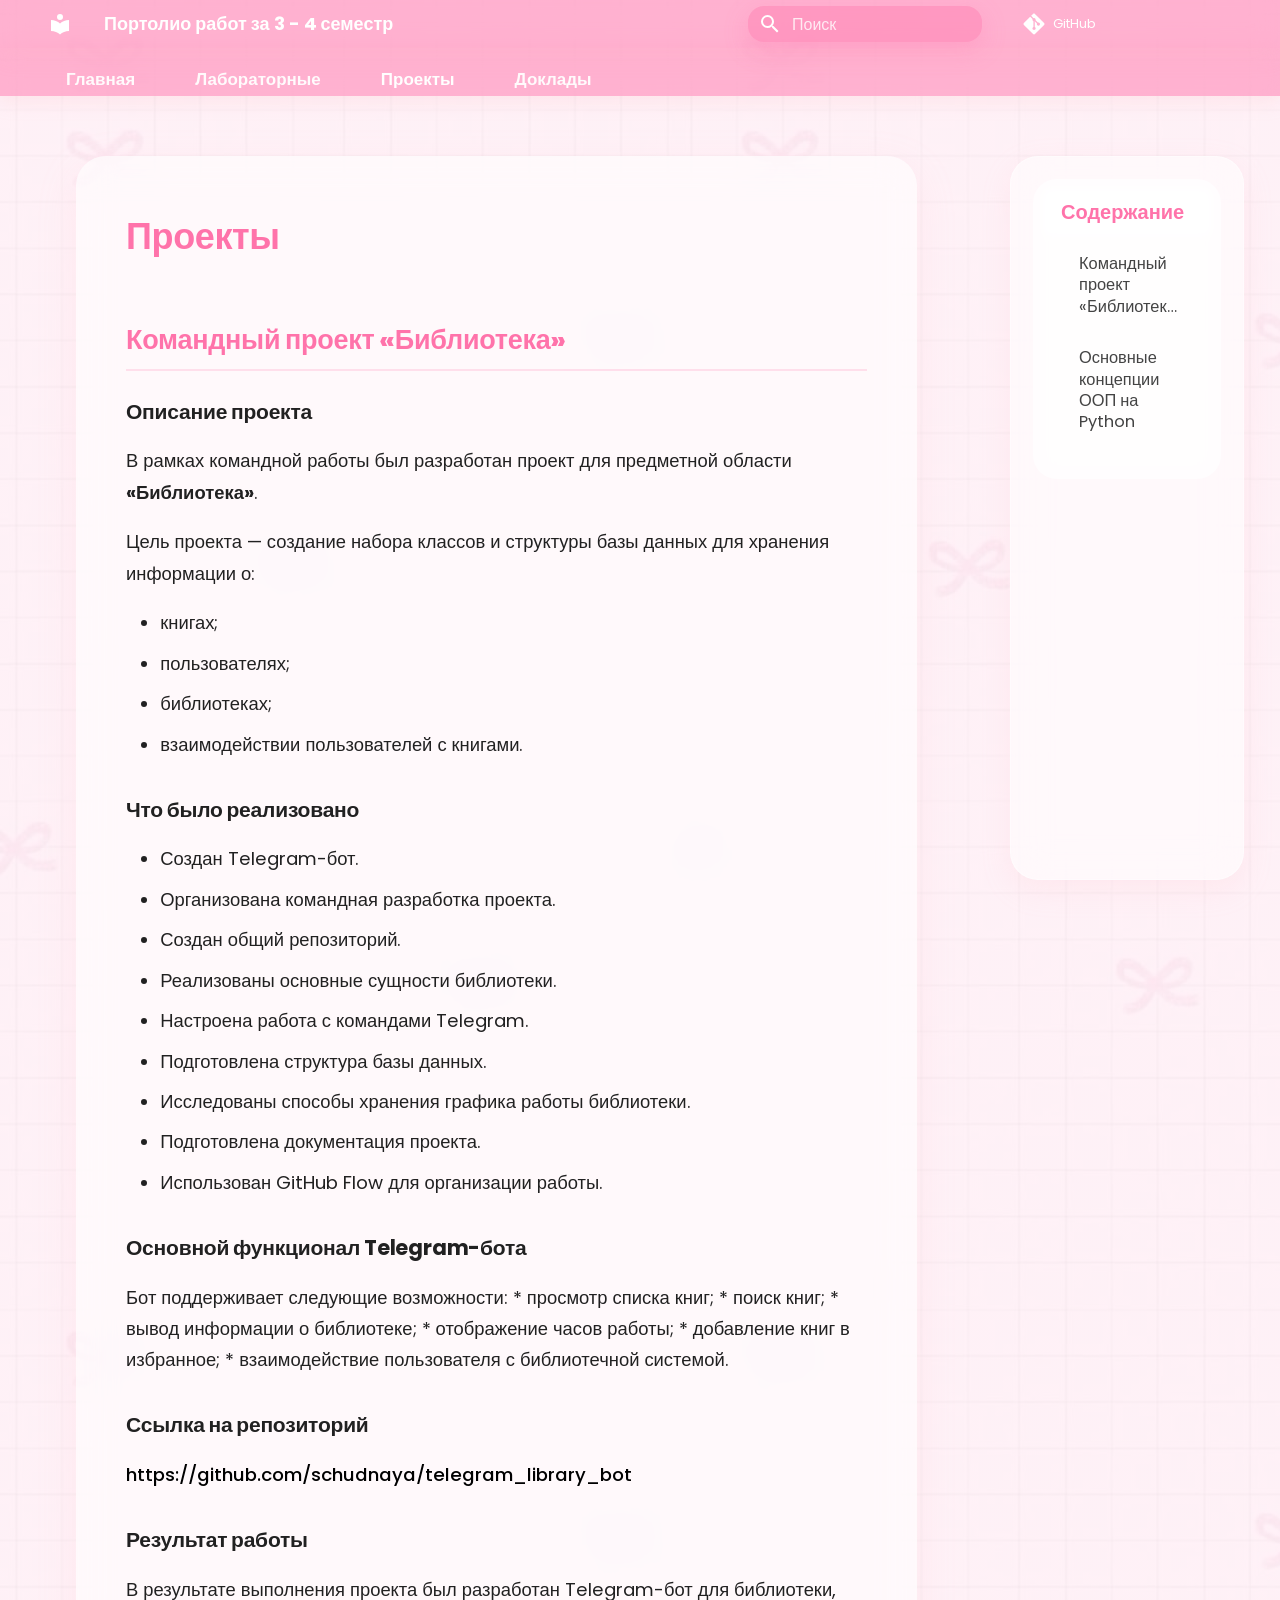
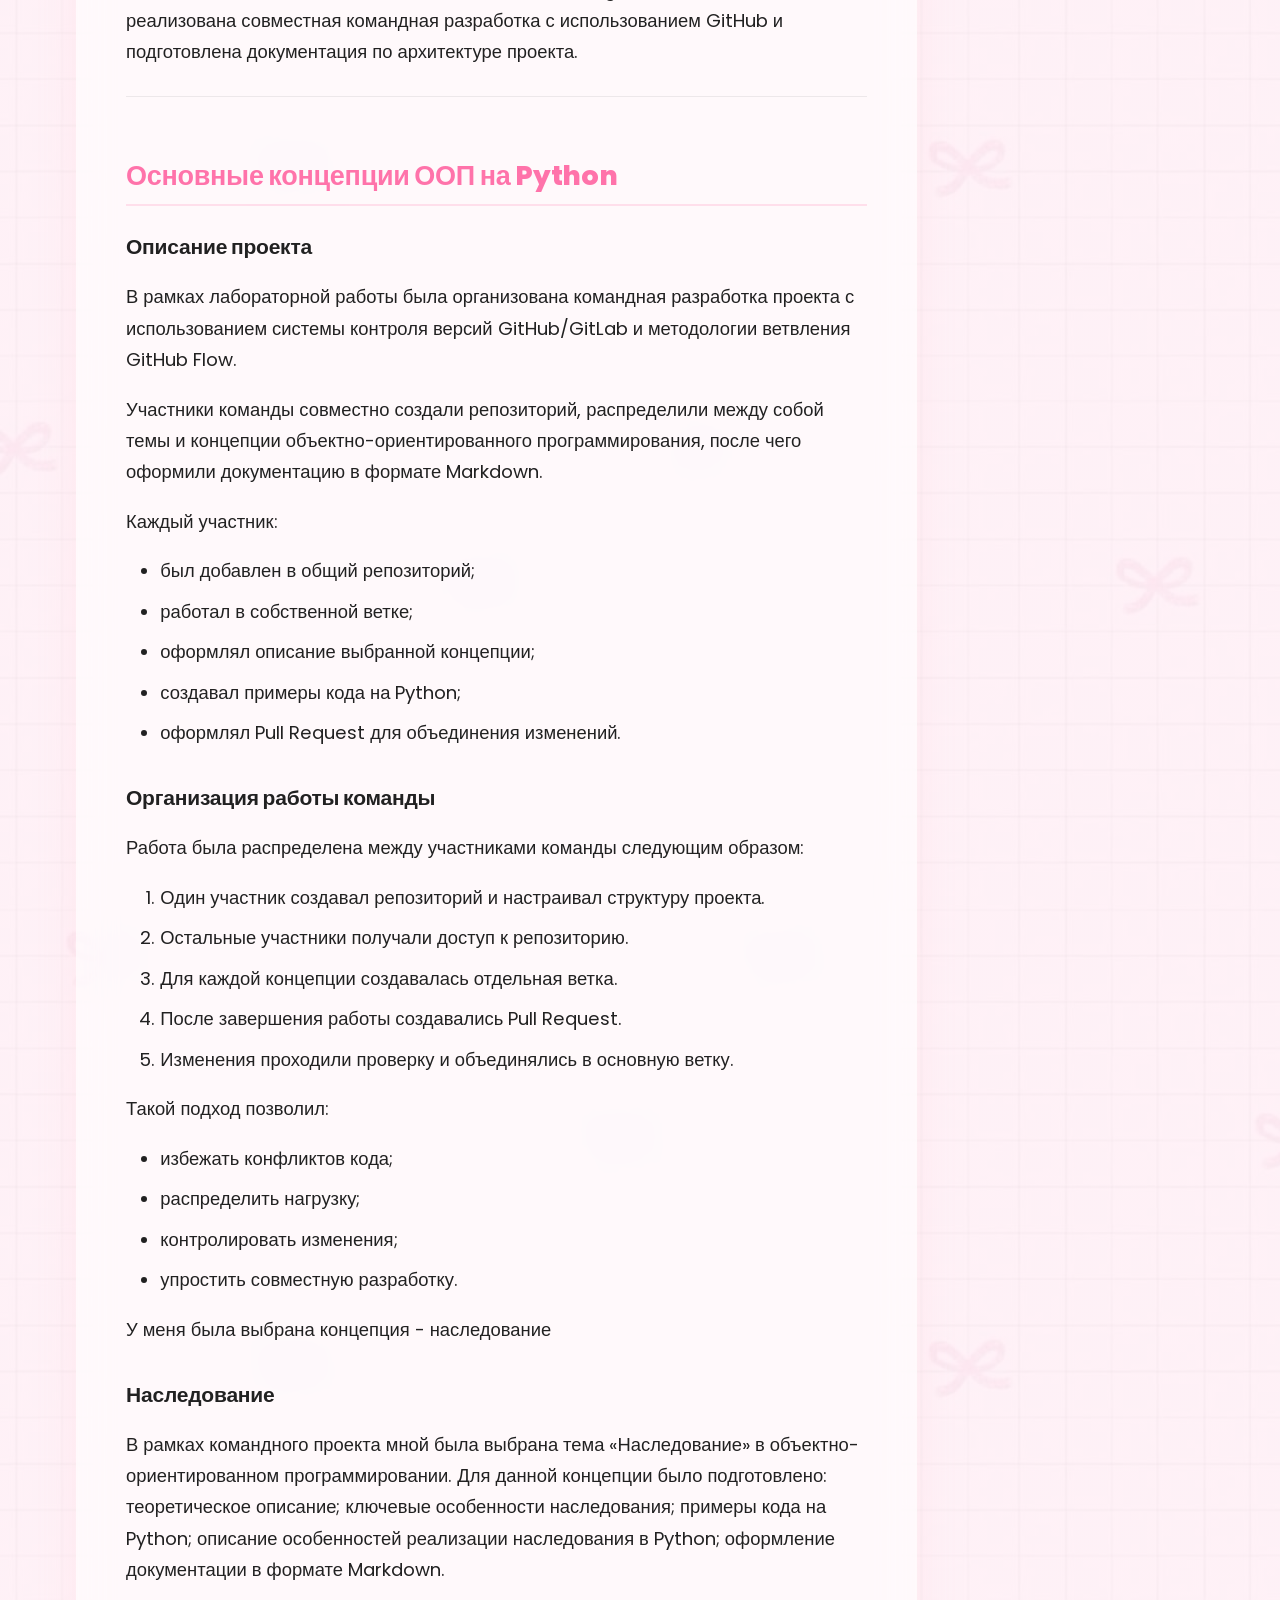
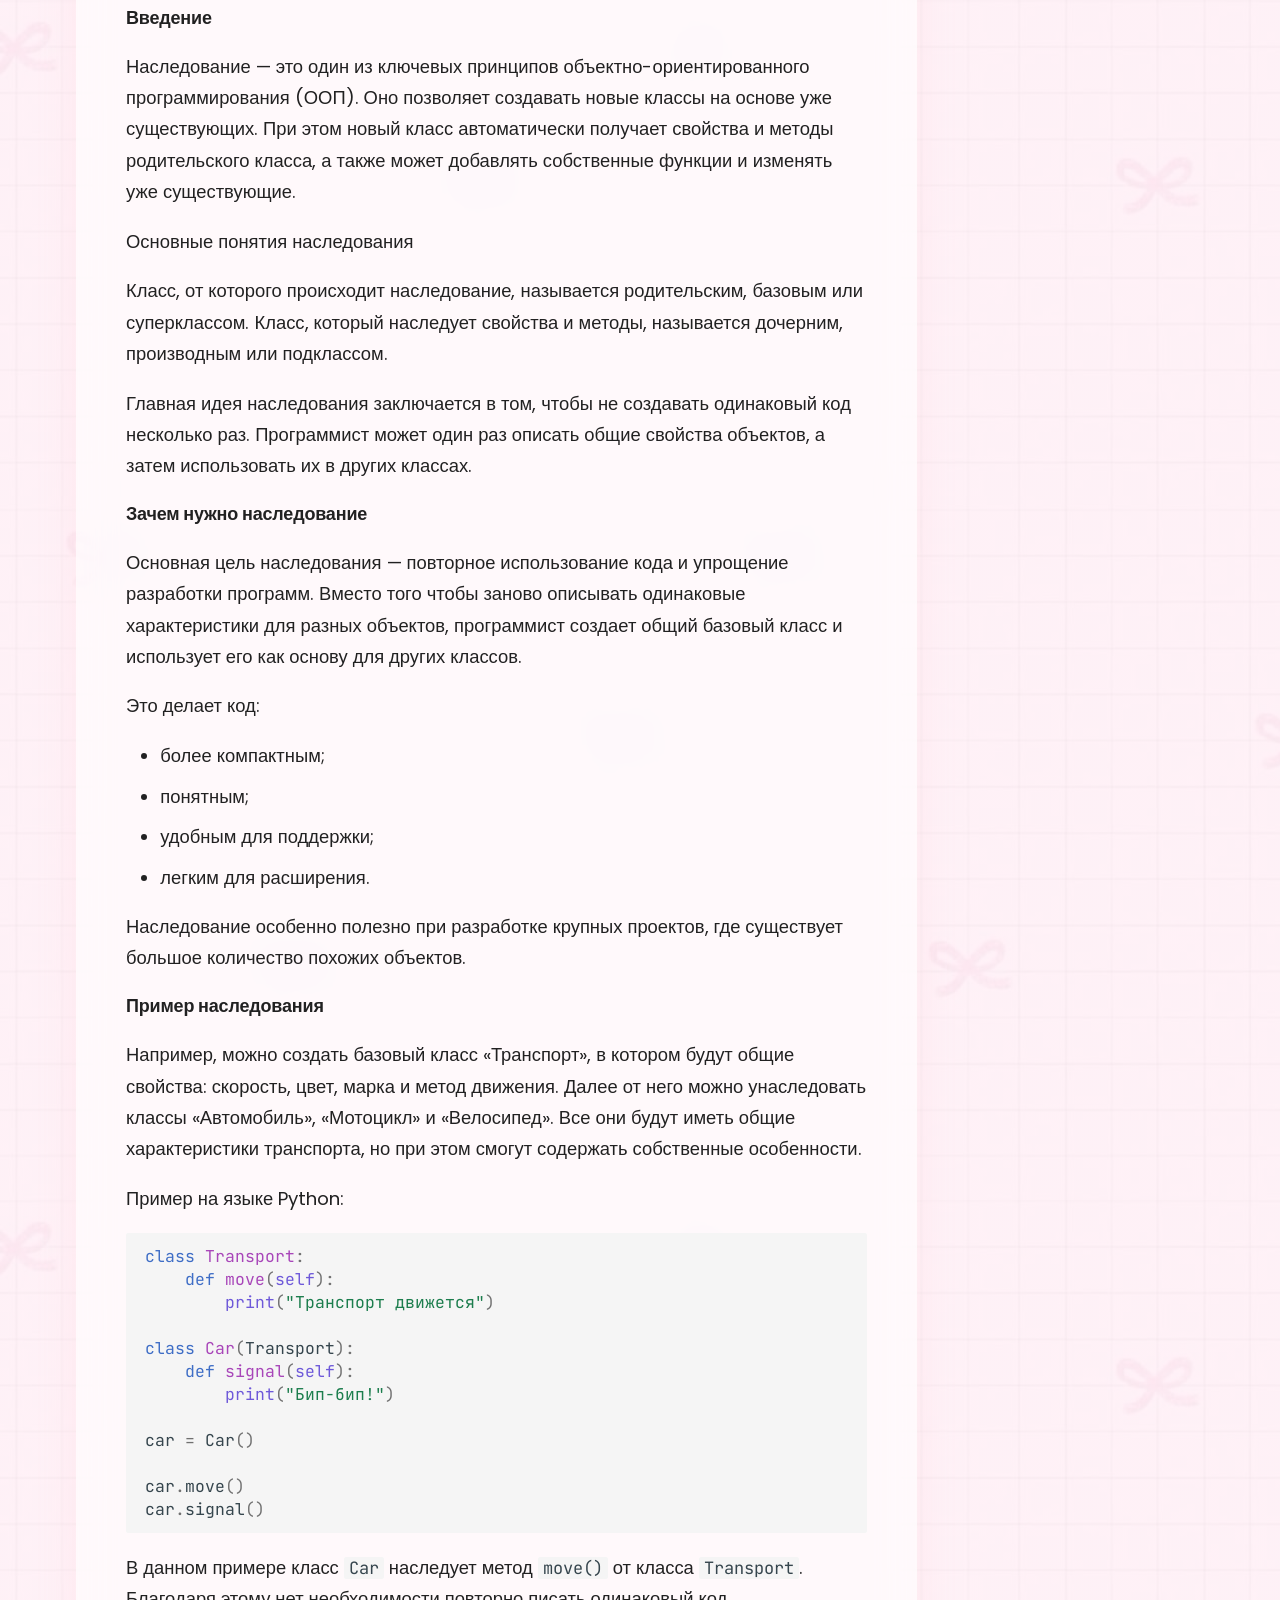
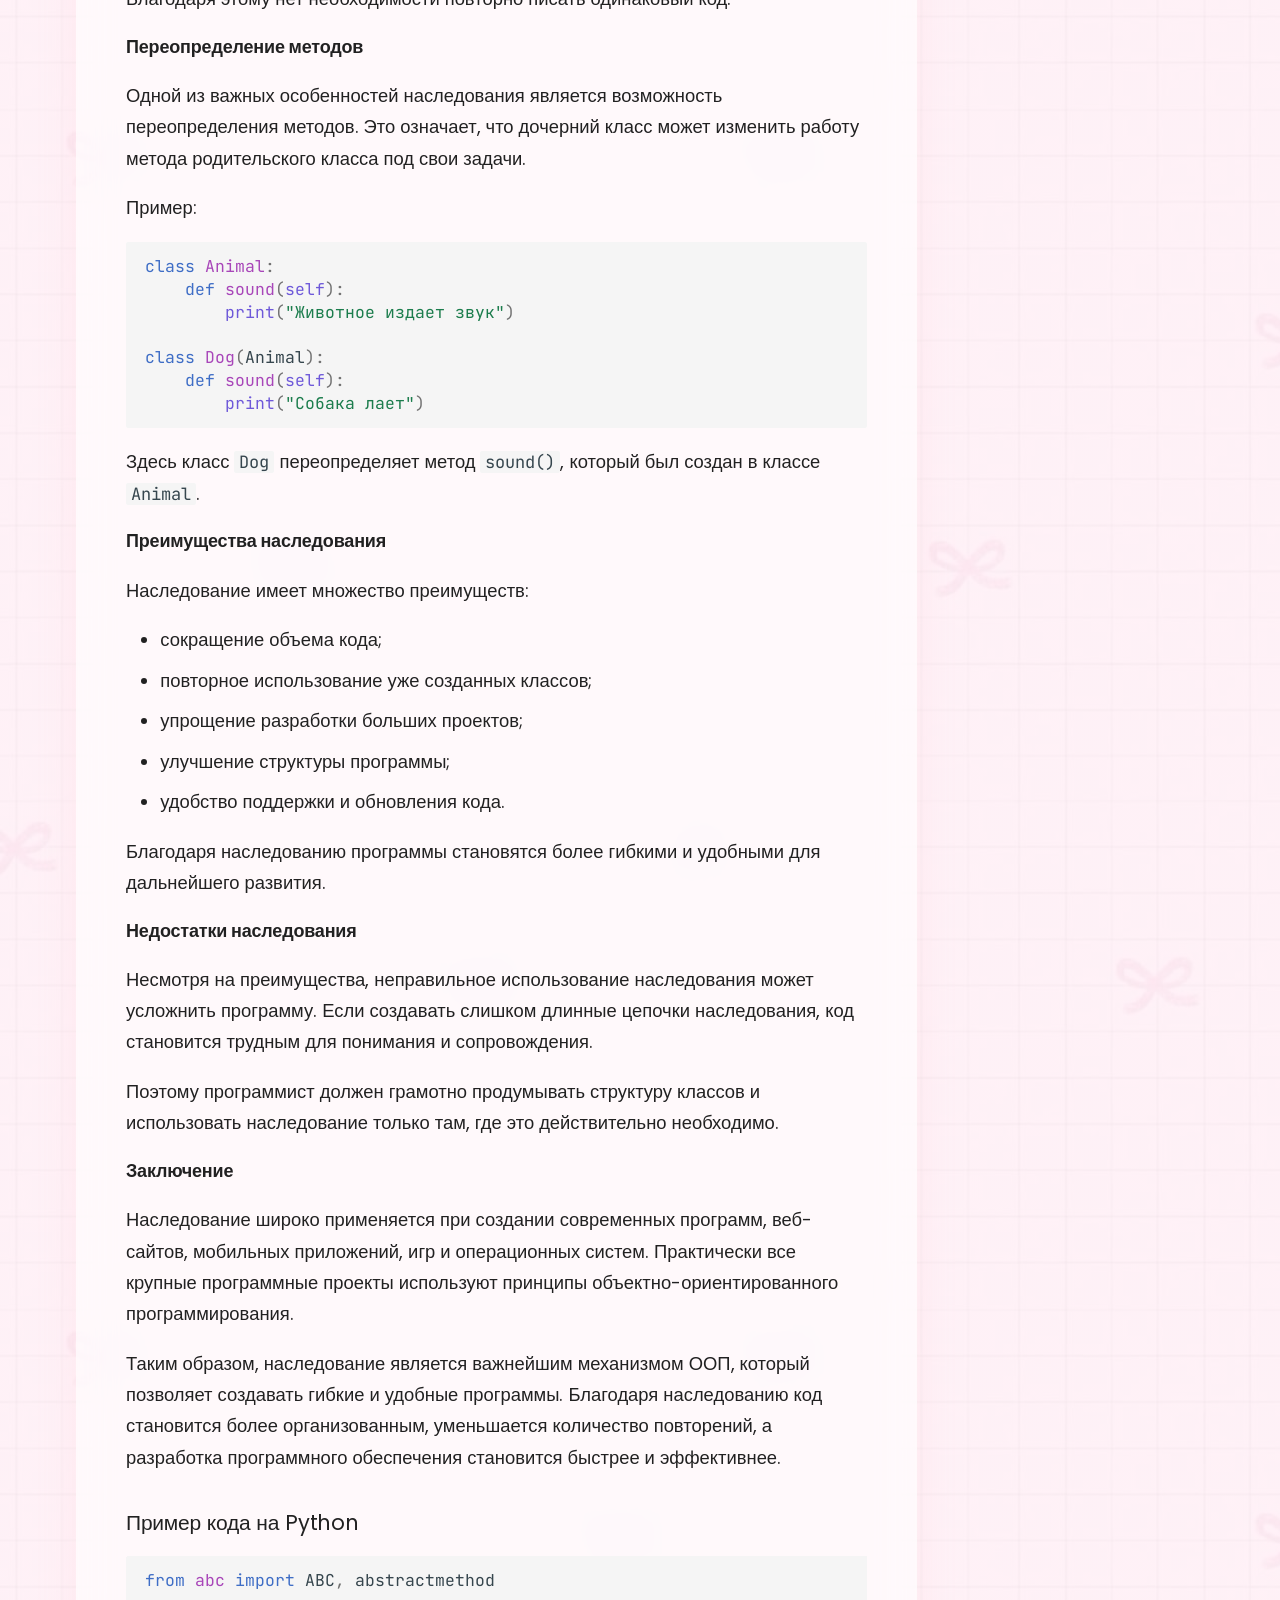
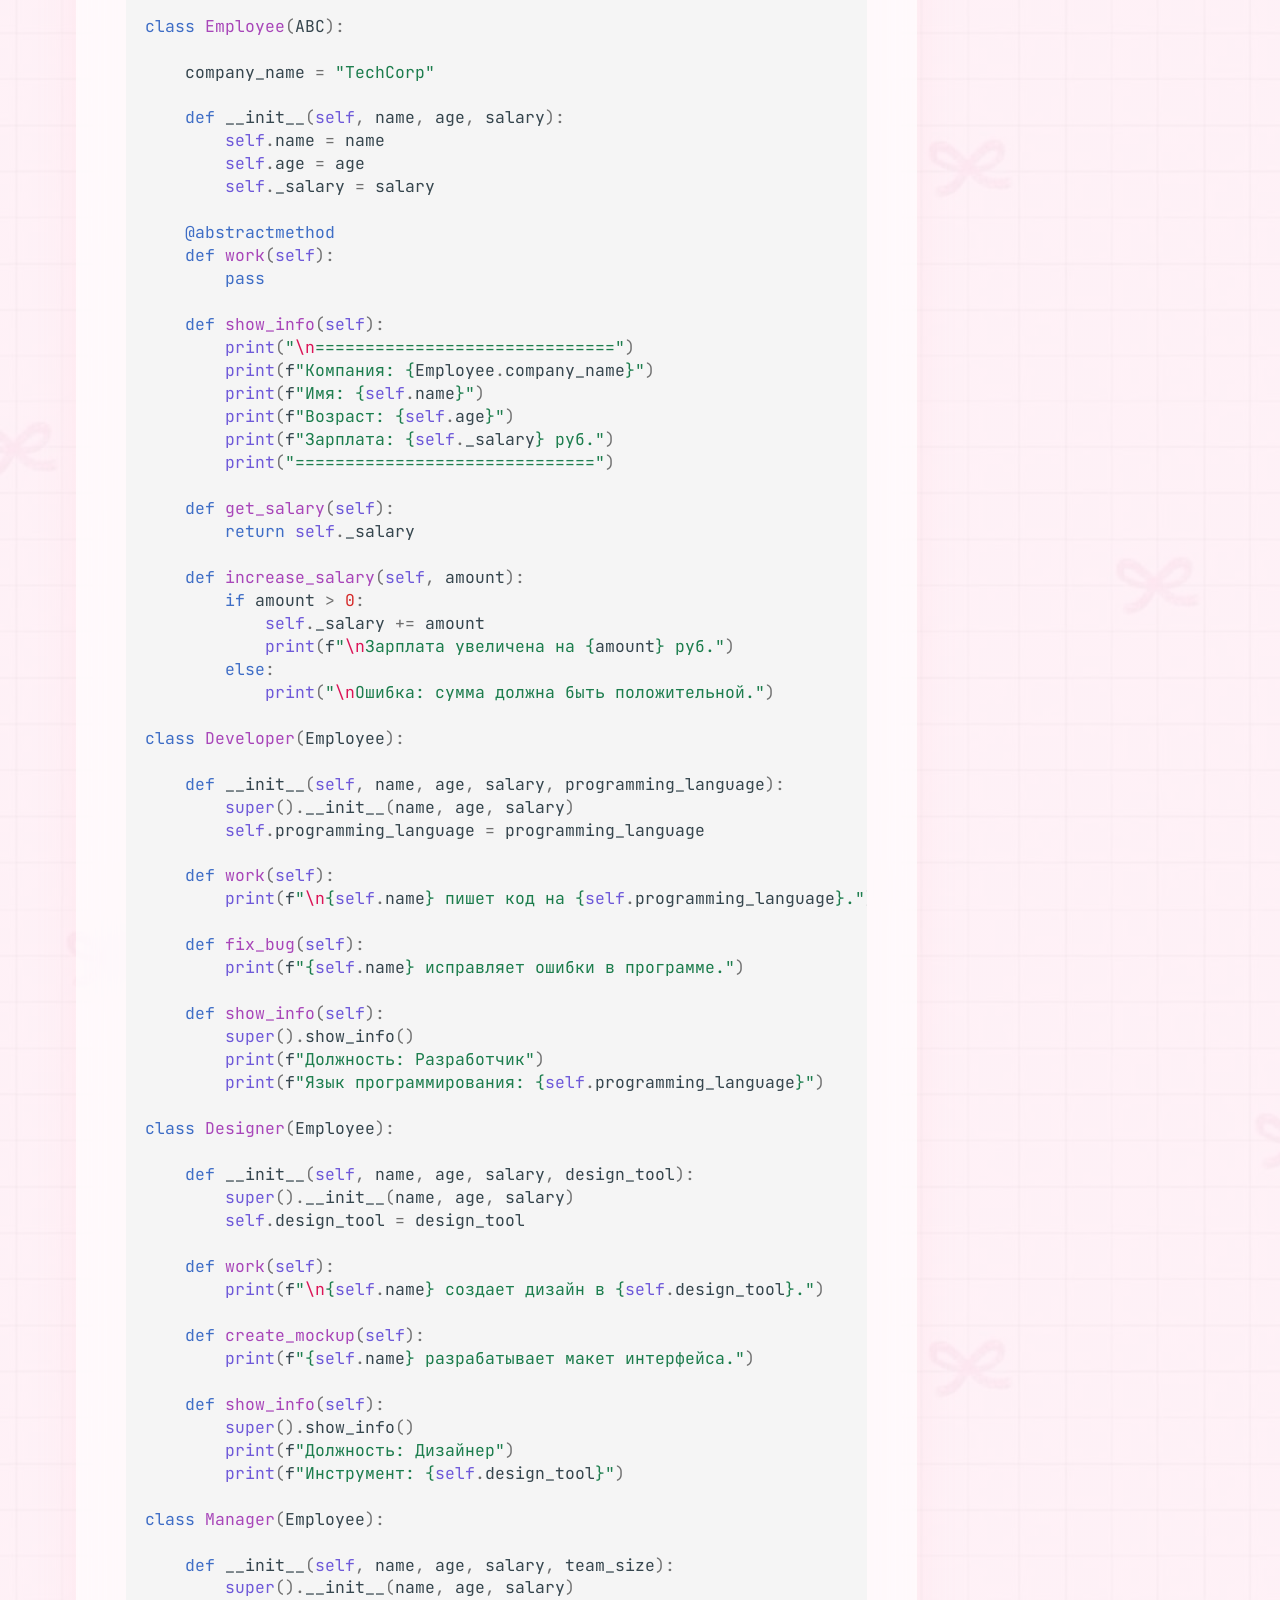
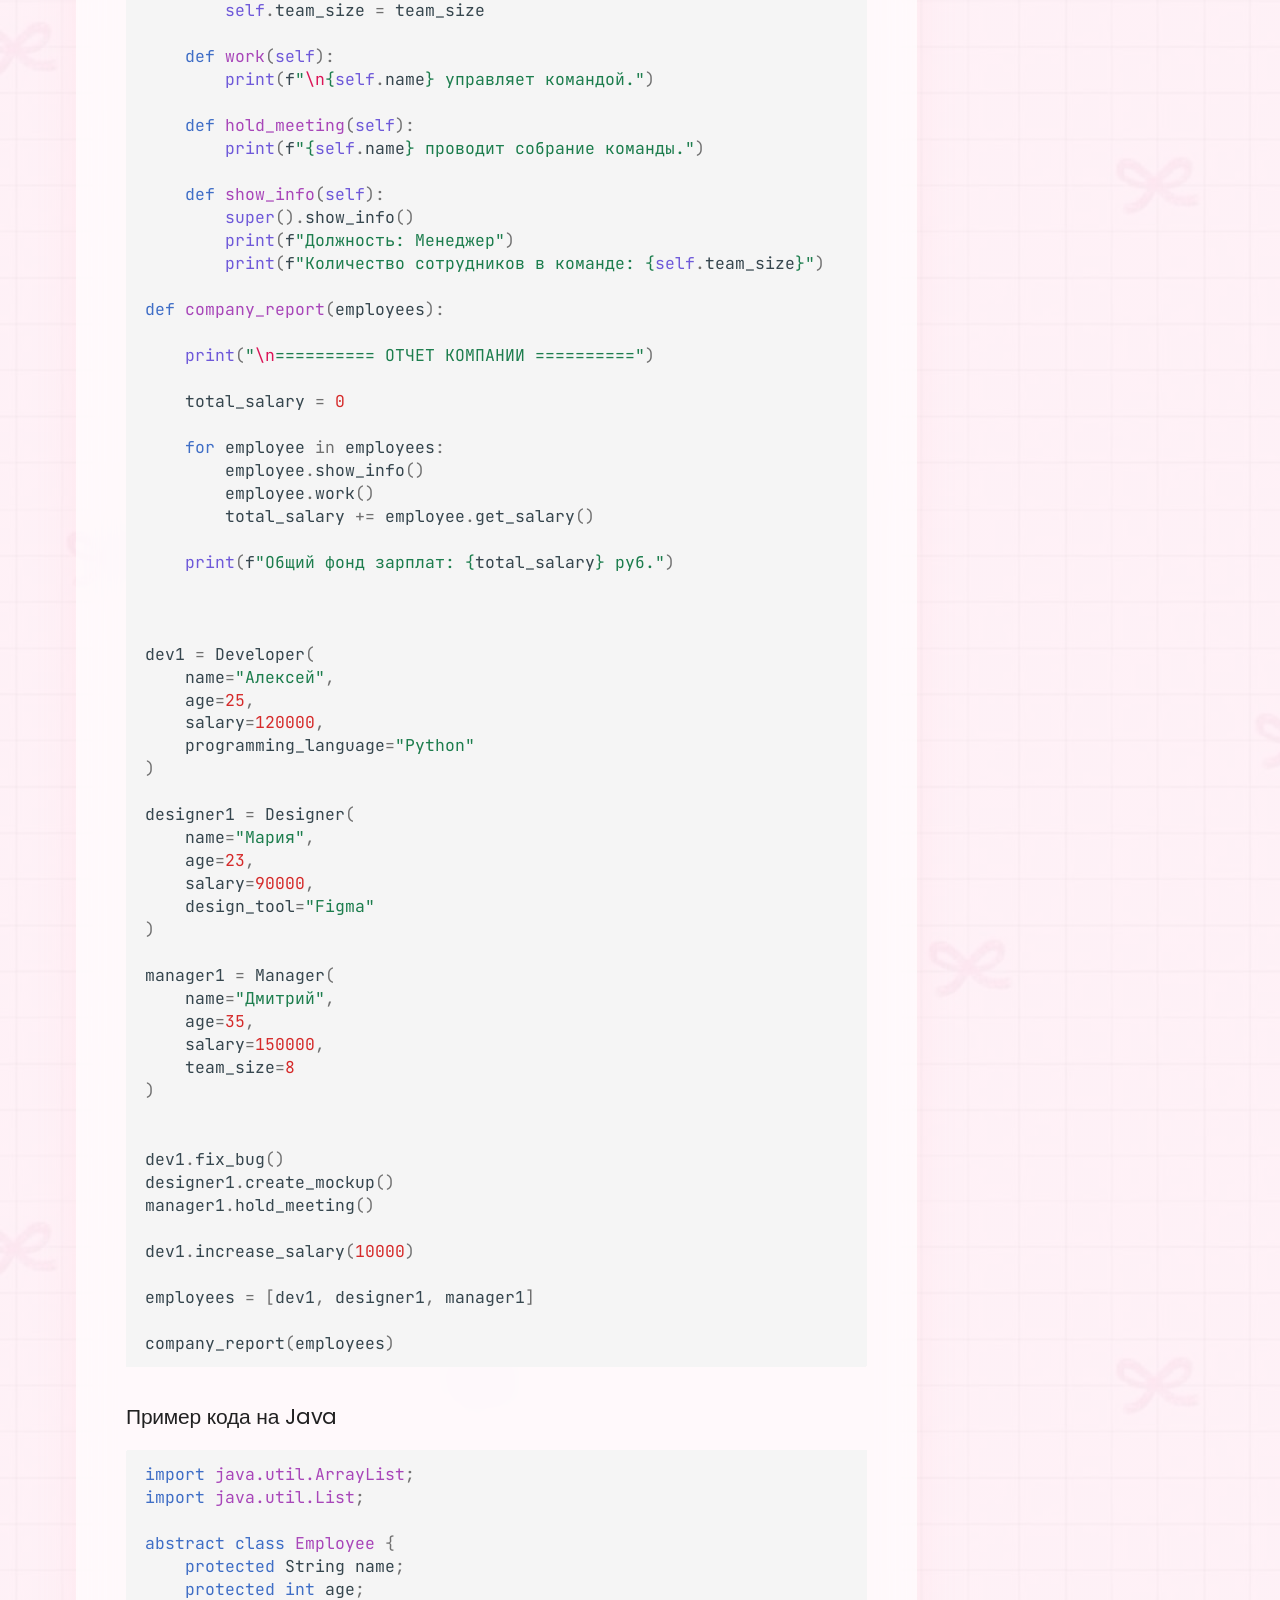
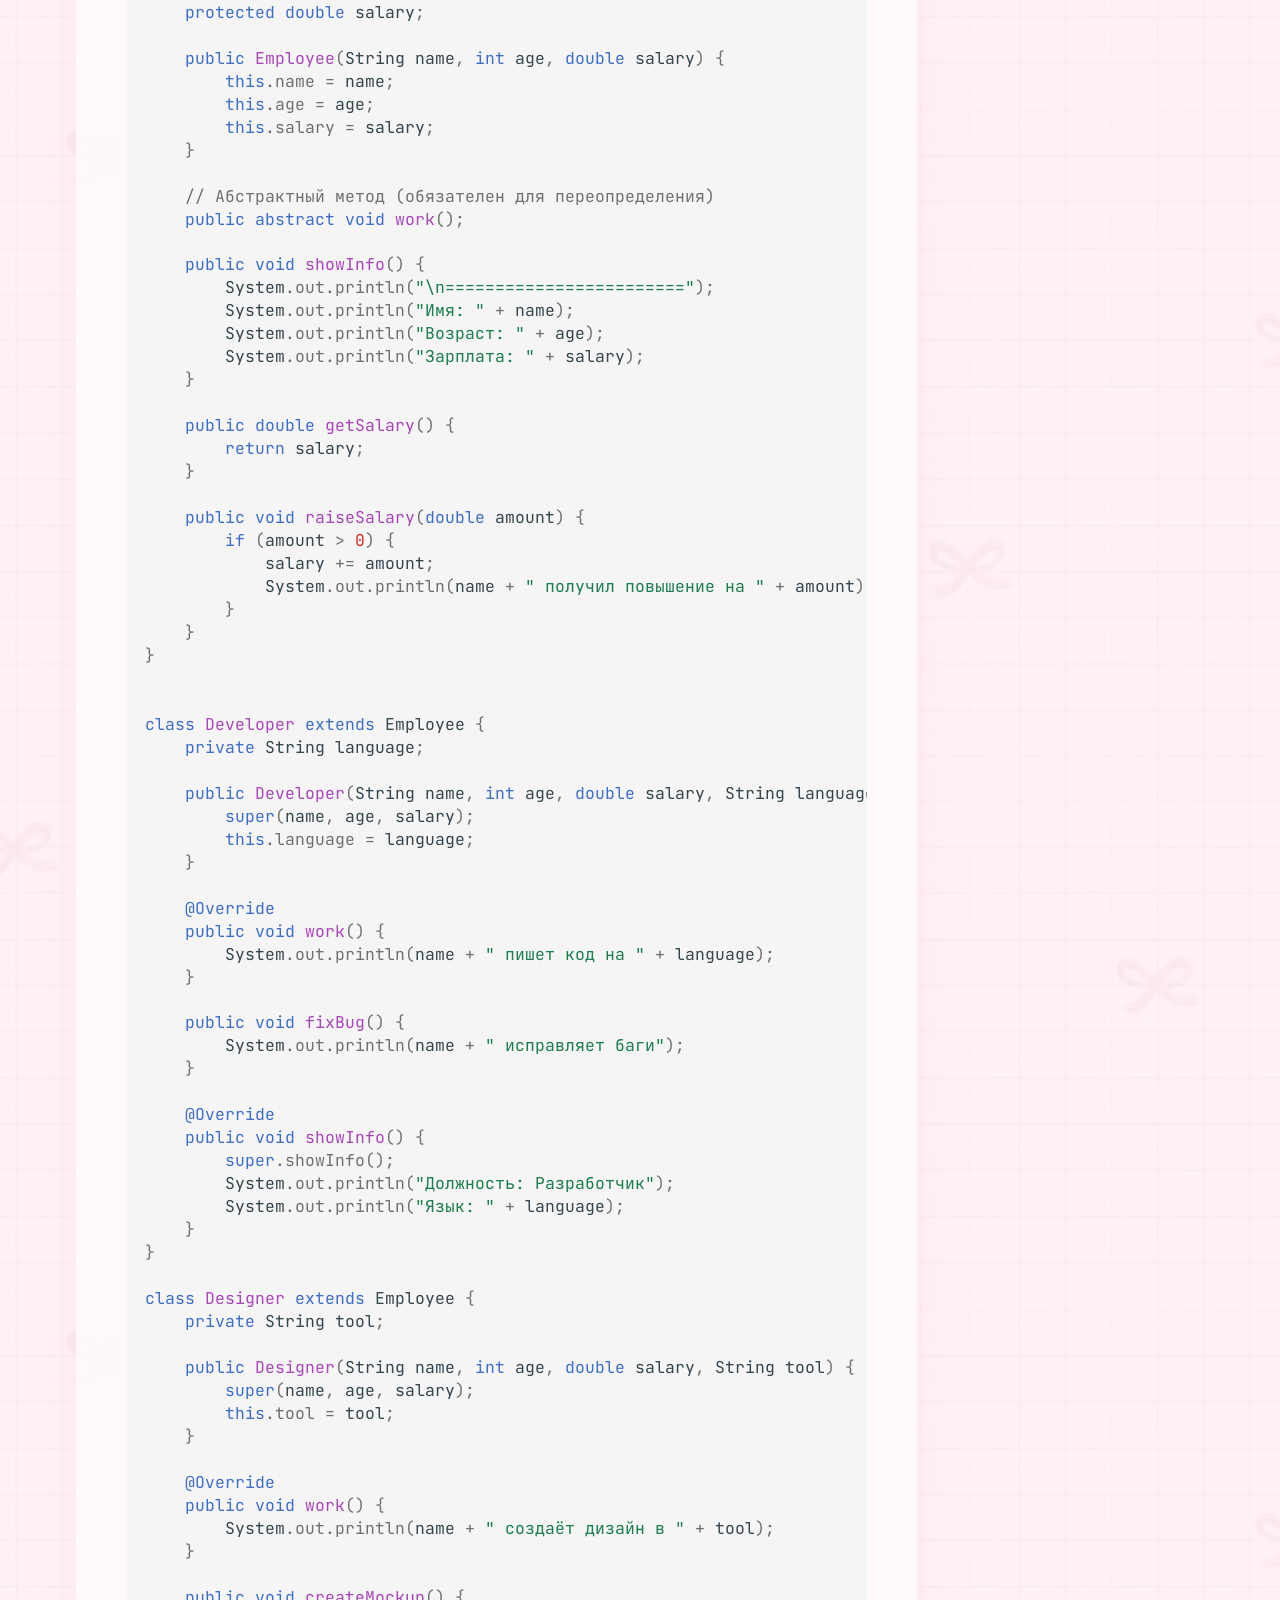
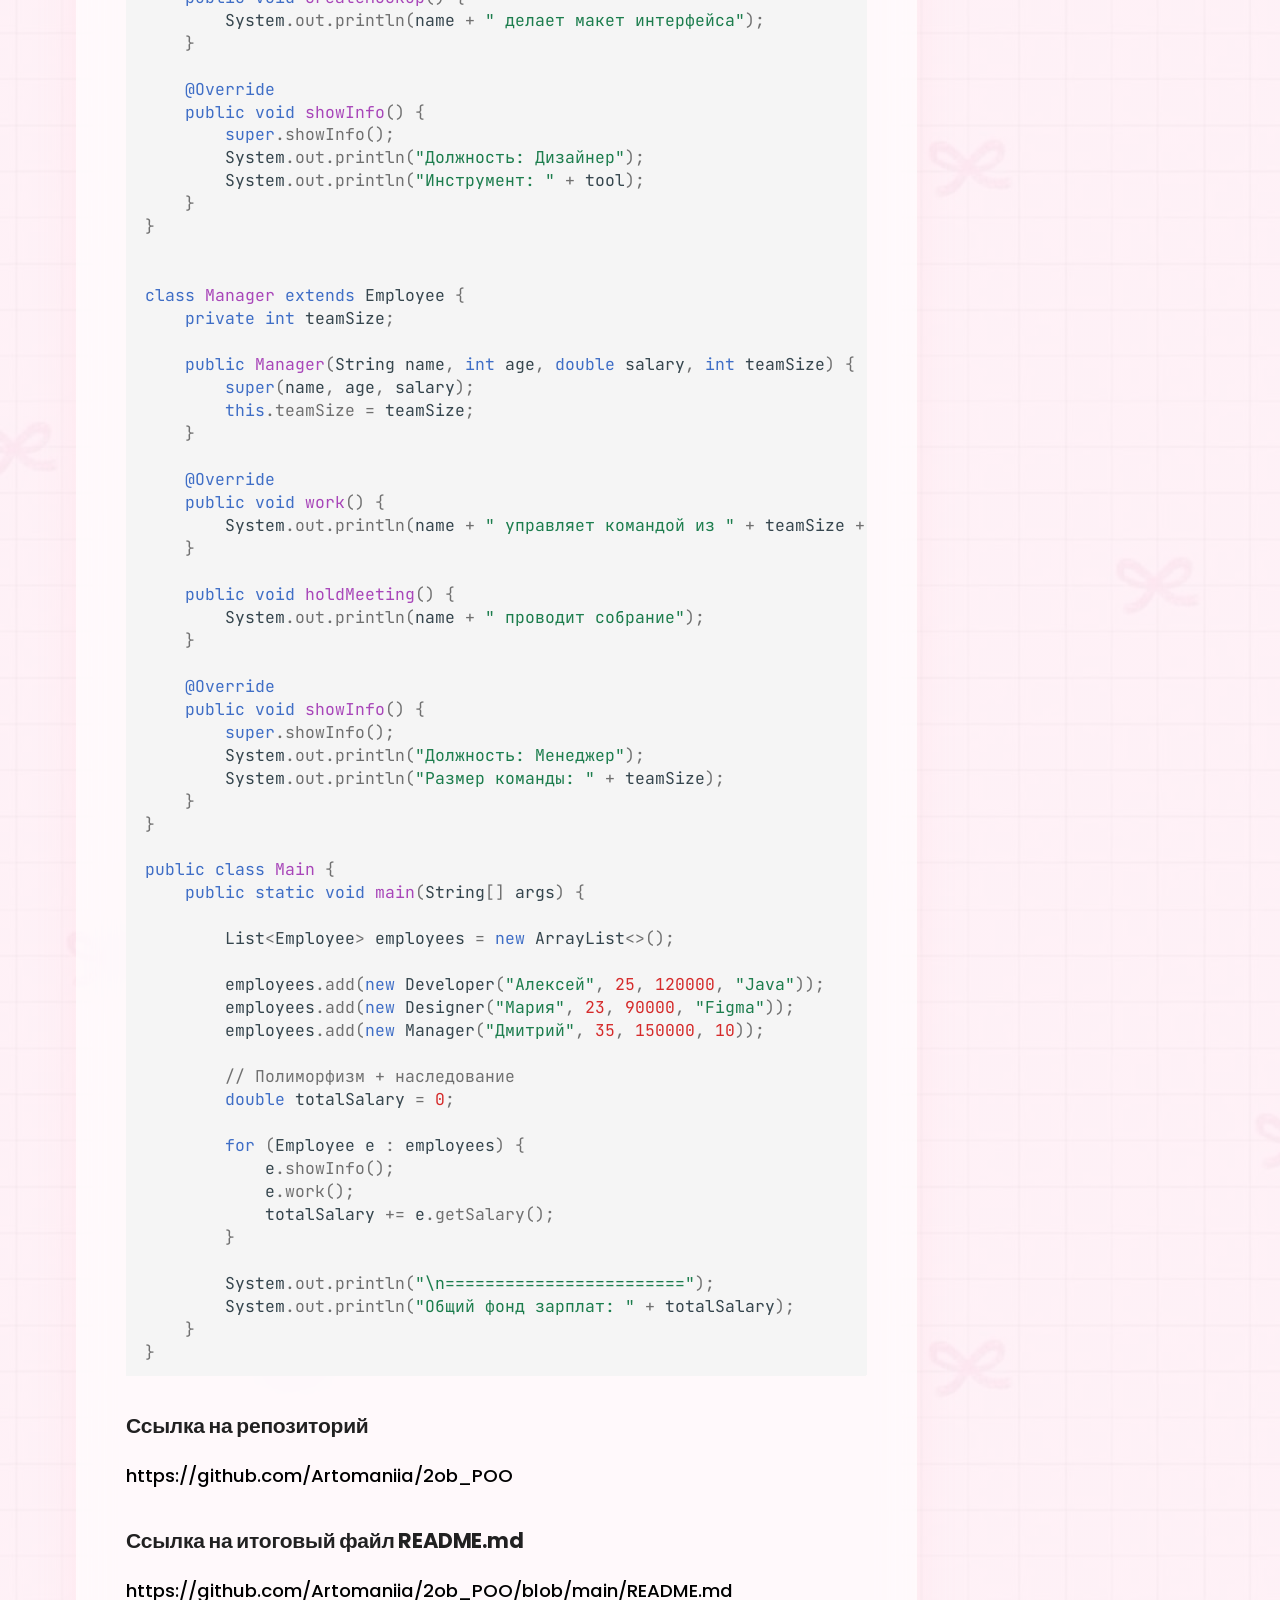
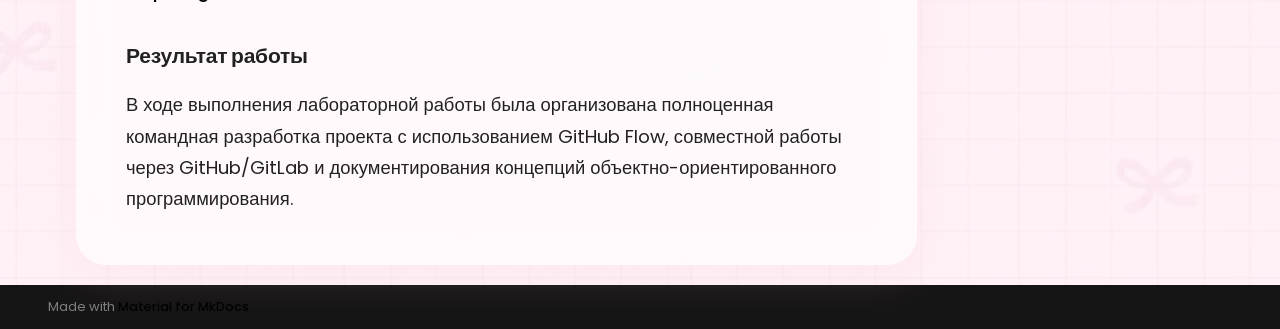
<file: projects/index.html>
<!doctype html>
<html lang="ru" class="no-js">
  <head>
    
      <meta charset="utf-8">
      <meta name="viewport" content="width=device-width,initial-scale=1">
      
        <meta name="description" content="Отчёт в виде представление сайт со всеми проделлаными работами за 3-4 семестр по дисциплине "Программирование"">
      
      
        <meta name="author" content="Елена Байкова">
      
      
      
        <link rel="prev" href="../labs/">
      
      
        <link rel="next" href="../reports/">
      
      
        
      
      
      <link rel="icon" href="../assets/images/favicon.png">
      <meta name="generator" content="mkdocs-1.6.1, mkdocs-material-9.7.1">
    
    
      
        <title>Проекты - Портолио работ за 3 - 4 семестр</title>
      
    
    
      <link rel="stylesheet" href="../assets/stylesheets/main.484c7ddc.min.css">
      
        
        <link rel="stylesheet" href="../assets/stylesheets/palette.ab4e12ef.min.css">
      
      


    
    
      
    
    
      
        
        
        <link rel="preconnect" href="https://fonts.gstatic.com" crossorigin>
        <link rel="stylesheet" href="https://fonts.googleapis.com/css?family=Poppins:300,300i,400,400i,700,700i%7CJetBrains+Mono:400,400i,700,700i&display=fallback">
        <style>:root{--md-text-font:"Poppins";--md-code-font:"JetBrains Mono"}</style>
      
    
    
      <link rel="stylesheet" href="../stylesheets/extra.css">
    
    <script>__md_scope=new URL("..",location),__md_hash=e=>[...e].reduce(((e,_)=>(e<<5)-e+_.charCodeAt(0)),0),__md_get=(e,_=localStorage,t=__md_scope)=>JSON.parse(_.getItem(t.pathname+"."+e)),__md_set=(e,_,t=localStorage,a=__md_scope)=>{try{t.setItem(a.pathname+"."+e,JSON.stringify(_))}catch(e){}}</script>
    
      

    
    
  </head>
  
  
    
    
      
    
    
    
    
    <body dir="ltr" data-md-color-scheme="default" data-md-color-primary="pink" data-md-color-accent="pink">
  
    
    <input class="md-toggle" data-md-toggle="drawer" type="checkbox" id="__drawer" autocomplete="off">
    <input class="md-toggle" data-md-toggle="search" type="checkbox" id="__search" autocomplete="off">
    <label class="md-overlay" for="__drawer"></label>
    <div data-md-component="skip">
      
        
        <a href="#_2" class="md-skip">
          Перейти к содержанию
        </a>
      
    </div>
    <div data-md-component="announce">
      
    </div>
    
    
      

<header class="md-header" data-md-component="header">
  <nav class="md-header__inner md-grid" aria-label="Верхний колонтитул">
    <a href=".." title="Портолио работ за 3 - 4 семестр" class="md-header__button md-logo" aria-label="Портолио работ за 3 - 4 семестр" data-md-component="logo">
      
  
  <svg xmlns="http://www.w3.org/2000/svg" viewBox="0 0 24 24"><path d="M12 8a3 3 0 0 0 3-3 3 3 0 0 0-3-3 3 3 0 0 0-3 3 3 3 0 0 0 3 3m0 3.54C9.64 9.35 6.5 8 3 8v11c3.5 0 6.64 1.35 9 3.54 2.36-2.19 5.5-3.54 9-3.54V8c-3.5 0-6.64 1.35-9 3.54"/></svg>

    </a>
    <label class="md-header__button md-icon" for="__drawer">
      
      <svg xmlns="http://www.w3.org/2000/svg" viewBox="0 0 24 24"><path d="M3 6h18v2H3zm0 5h18v2H3zm0 5h18v2H3z"/></svg>
    </label>
    <div class="md-header__title" data-md-component="header-title">
      <div class="md-header__ellipsis">
        <div class="md-header__topic">
          <span class="md-ellipsis">
            Портолио работ за 3 - 4 семестр
          </span>
        </div>
        <div class="md-header__topic" data-md-component="header-topic">
          <span class="md-ellipsis">
            
              Проекты
            
          </span>
        </div>
      </div>
    </div>
    
      
        <form class="md-header__option" data-md-component="palette">
  
    
    
    
    <input class="md-option" data-md-color-media="" data-md-color-scheme="default" data-md-color-primary="pink" data-md-color-accent="pink"  aria-hidden="true"  type="radio" name="__palette" id="__palette_0">
    
  
</form>
      
    
    
      <script>var palette=__md_get("__palette");if(palette&&palette.color){if("(prefers-color-scheme)"===palette.color.media){var media=matchMedia("(prefers-color-scheme: light)"),input=document.querySelector(media.matches?"[data-md-color-media='(prefers-color-scheme: light)']":"[data-md-color-media='(prefers-color-scheme: dark)']");palette.color.media=input.getAttribute("data-md-color-media"),palette.color.scheme=input.getAttribute("data-md-color-scheme"),palette.color.primary=input.getAttribute("data-md-color-primary"),palette.color.accent=input.getAttribute("data-md-color-accent")}for(var[key,value]of Object.entries(palette.color))document.body.setAttribute("data-md-color-"+key,value)}</script>
    
    
    
      
      
        <label class="md-header__button md-icon" for="__search">
          
          <svg xmlns="http://www.w3.org/2000/svg" viewBox="0 0 24 24"><path d="M9.5 3A6.5 6.5 0 0 1 16 9.5c0 1.61-.59 3.09-1.56 4.23l.27.27h.79l5 5-1.5 1.5-5-5v-.79l-.27-.27A6.52 6.52 0 0 1 9.5 16 6.5 6.5 0 0 1 3 9.5 6.5 6.5 0 0 1 9.5 3m0 2C7 5 5 7 5 9.5S7 14 9.5 14 14 12 14 9.5 12 5 9.5 5"/></svg>
        </label>
        <div class="md-search" data-md-component="search" role="dialog">
  <label class="md-search__overlay" for="__search"></label>
  <div class="md-search__inner" role="search">
    <form class="md-search__form" name="search">
      <input type="text" class="md-search__input" name="query" aria-label="Поиск" placeholder="Поиск" autocapitalize="off" autocorrect="off" autocomplete="off" spellcheck="false" data-md-component="search-query" required>
      <label class="md-search__icon md-icon" for="__search">
        
        <svg xmlns="http://www.w3.org/2000/svg" viewBox="0 0 24 24"><path d="M9.5 3A6.5 6.5 0 0 1 16 9.5c0 1.61-.59 3.09-1.56 4.23l.27.27h.79l5 5-1.5 1.5-5-5v-.79l-.27-.27A6.52 6.52 0 0 1 9.5 16 6.5 6.5 0 0 1 3 9.5 6.5 6.5 0 0 1 9.5 3m0 2C7 5 5 7 5 9.5S7 14 9.5 14 14 12 14 9.5 12 5 9.5 5"/></svg>
        
        <svg xmlns="http://www.w3.org/2000/svg" viewBox="0 0 24 24"><path d="M20 11v2H8l5.5 5.5-1.42 1.42L4.16 12l7.92-7.92L13.5 5.5 8 11z"/></svg>
      </label>
      <nav class="md-search__options" aria-label="Поиск">
        
        <button type="reset" class="md-search__icon md-icon" title="Очистить" aria-label="Очистить" tabindex="-1">
          
          <svg xmlns="http://www.w3.org/2000/svg" viewBox="0 0 24 24"><path d="M19 6.41 17.59 5 12 10.59 6.41 5 5 6.41 10.59 12 5 17.59 6.41 19 12 13.41 17.59 19 19 17.59 13.41 12z"/></svg>
        </button>
      </nav>
      
    </form>
    <div class="md-search__output">
      <div class="md-search__scrollwrap" tabindex="0" data-md-scrollfix>
        <div class="md-search-result" data-md-component="search-result">
          <div class="md-search-result__meta">
            Инициализация поиска
          </div>
          <ol class="md-search-result__list" role="presentation"></ol>
        </div>
      </div>
    </div>
  </div>
</div>
      
    
    
      <div class="md-header__source">
        <a href="https://github.com/lenolium3006/Portfolio_site_programming" title="Перейти к репозиторию" class="md-source" data-md-component="source">
  <div class="md-source__icon md-icon">
    
    <svg xmlns="http://www.w3.org/2000/svg" viewBox="0 0 448 512"><!--! Font Awesome Free 7.1.0 by @fontawesome - https://fontawesome.com License - https://fontawesome.com/license/free (Icons: CC BY 4.0, Fonts: SIL OFL 1.1, Code: MIT License) Copyright 2025 Fonticons, Inc.--><path d="M439.6 236.1 244 40.5c-5.4-5.5-12.8-8.5-20.4-8.5s-15 3-20.4 8.4L162.5 81l51.5 51.5c27.1-9.1 52.7 16.8 43.4 43.7l49.7 49.7c34.2-11.8 61.2 31 35.5 56.7-26.5 26.5-70.2-2.9-56-37.3L240.3 199v121.9c25.3 12.5 22.3 41.8 9.1 55-6.4 6.4-15.2 10.1-24.3 10.1s-17.8-3.6-24.3-10.1c-17.6-17.6-11.1-46.9 11.2-56v-123c-20.8-8.5-24.6-30.7-18.6-45L142.6 101 8.5 235.1C3 240.6 0 247.9 0 255.5s3 15 8.5 20.4l195.6 195.7c5.4 5.4 12.7 8.4 20.4 8.4s15-3 20.4-8.4l194.7-194.7c5.4-5.4 8.4-12.8 8.4-20.4s-3-15-8.4-20.4"/></svg>
  </div>
  <div class="md-source__repository">
    GitHub
  </div>
</a>
      </div>
    
  </nav>
  
</header>
    
    <div class="md-container" data-md-component="container">
      
      
        
          
            
<nav class="md-tabs" aria-label="Вкладки" data-md-component="tabs">
  <div class="md-grid">
    <ul class="md-tabs__list">
      
        
  
  
  
  
    <li class="md-tabs__item">
      <a href=".." class="md-tabs__link">
        
  
  
    
  
  Главная

      </a>
    </li>
  

      
        
  
  
  
  
    <li class="md-tabs__item">
      <a href="../labs/" class="md-tabs__link">
        
  
  
    
  
  Лабораторные

      </a>
    </li>
  

      
        
  
  
  
    
  
  
    <li class="md-tabs__item md-tabs__item--active">
      <a href="./" class="md-tabs__link">
        
  
  
    
  
  Проекты

      </a>
    </li>
  

      
        
  
  
  
  
    <li class="md-tabs__item">
      <a href="../reports/" class="md-tabs__link">
        
  
  
    
  
  Доклады

      </a>
    </li>
  

      
    </ul>
  </div>
</nav>
          
        
      
      <main class="md-main" data-md-component="main">
        <div class="md-main__inner md-grid">
          
            
              
              <div class="md-sidebar md-sidebar--primary" data-md-component="sidebar" data-md-type="navigation" >
                <div class="md-sidebar__scrollwrap">
                  <div class="md-sidebar__inner">
                    


  


<nav class="md-nav md-nav--primary md-nav--lifted" aria-label="Навигация" data-md-level="0">
  <label class="md-nav__title" for="__drawer">
    <a href=".." title="Портолио работ за 3 - 4 семестр" class="md-nav__button md-logo" aria-label="Портолио работ за 3 - 4 семестр" data-md-component="logo">
      
  
  <svg xmlns="http://www.w3.org/2000/svg" viewBox="0 0 24 24"><path d="M12 8a3 3 0 0 0 3-3 3 3 0 0 0-3-3 3 3 0 0 0-3 3 3 3 0 0 0 3 3m0 3.54C9.64 9.35 6.5 8 3 8v11c3.5 0 6.64 1.35 9 3.54 2.36-2.19 5.5-3.54 9-3.54V8c-3.5 0-6.64 1.35-9 3.54"/></svg>

    </a>
    Портолио работ за 3 - 4 семестр
  </label>
  
    <div class="md-nav__source">
      <a href="https://github.com/lenolium3006/Portfolio_site_programming" title="Перейти к репозиторию" class="md-source" data-md-component="source">
  <div class="md-source__icon md-icon">
    
    <svg xmlns="http://www.w3.org/2000/svg" viewBox="0 0 448 512"><!--! Font Awesome Free 7.1.0 by @fontawesome - https://fontawesome.com License - https://fontawesome.com/license/free (Icons: CC BY 4.0, Fonts: SIL OFL 1.1, Code: MIT License) Copyright 2025 Fonticons, Inc.--><path d="M439.6 236.1 244 40.5c-5.4-5.5-12.8-8.5-20.4-8.5s-15 3-20.4 8.4L162.5 81l51.5 51.5c27.1-9.1 52.7 16.8 43.4 43.7l49.7 49.7c34.2-11.8 61.2 31 35.5 56.7-26.5 26.5-70.2-2.9-56-37.3L240.3 199v121.9c25.3 12.5 22.3 41.8 9.1 55-6.4 6.4-15.2 10.1-24.3 10.1s-17.8-3.6-24.3-10.1c-17.6-17.6-11.1-46.9 11.2-56v-123c-20.8-8.5-24.6-30.7-18.6-45L142.6 101 8.5 235.1C3 240.6 0 247.9 0 255.5s3 15 8.5 20.4l195.6 195.7c5.4 5.4 12.7 8.4 20.4 8.4s15-3 20.4-8.4l194.7-194.7c5.4-5.4 8.4-12.8 8.4-20.4s-3-15-8.4-20.4"/></svg>
  </div>
  <div class="md-source__repository">
    GitHub
  </div>
</a>
    </div>
  
  <ul class="md-nav__list" data-md-scrollfix>
    
      
      
  
  
  
  
    <li class="md-nav__item">
      <a href=".." class="md-nav__link">
        
  
  
  <span class="md-ellipsis">
    
  
    Главная
  

    
  </span>
  
  

      </a>
    </li>
  

    
      
      
  
  
  
  
    <li class="md-nav__item">
      <a href="../labs/" class="md-nav__link">
        
  
  
  <span class="md-ellipsis">
    
  
    Лабораторные
  

    
  </span>
  
  

      </a>
    </li>
  

    
      
      
  
  
    
  
  
  
    <li class="md-nav__item md-nav__item--active">
      
      <input class="md-nav__toggle md-toggle" type="checkbox" id="__toc">
      
      
      
        <label class="md-nav__link md-nav__link--active" for="__toc">
          
  
  
  <span class="md-ellipsis">
    
  
    Проекты
  

    
  </span>
  
  

          <span class="md-nav__icon md-icon"></span>
        </label>
      
      <a href="./" class="md-nav__link md-nav__link--active">
        
  
  
  <span class="md-ellipsis">
    
  
    Проекты
  

    
  </span>
  
  

      </a>
      
        

<nav class="md-nav md-nav--secondary" aria-label="Содержание">
  
  
  
  
    <label class="md-nav__title" for="__toc">
      <span class="md-nav__icon md-icon"></span>
      Содержание
    </label>
    <ul class="md-nav__list" data-md-component="toc" data-md-scrollfix>
      
        <li class="md-nav__item">
  <a href="#_2" class="md-nav__link">
    <span class="md-ellipsis">
      
        Командный проект «Библиотека»
      
    </span>
  </a>
  
</li>
      
        <li class="md-nav__item">
  <a href="#python" class="md-nav__link">
    <span class="md-ellipsis">
      
        Основные концепции ООП на Python
      
    </span>
  </a>
  
</li>
      
    </ul>
  
</nav>
      
    </li>
  

    
      
      
  
  
  
  
    <li class="md-nav__item">
      <a href="../reports/" class="md-nav__link">
        
  
  
  <span class="md-ellipsis">
    
  
    Доклады
  

    
  </span>
  
  

      </a>
    </li>
  

    
  </ul>
</nav>
                  </div>
                </div>
              </div>
            
            
              
              <div class="md-sidebar md-sidebar--secondary" data-md-component="sidebar" data-md-type="toc" >
                <div class="md-sidebar__scrollwrap">
                  <div class="md-sidebar__inner">
                    

<nav class="md-nav md-nav--secondary" aria-label="Содержание">
  
  
  
  
    <label class="md-nav__title" for="__toc">
      <span class="md-nav__icon md-icon"></span>
      Содержание
    </label>
    <ul class="md-nav__list" data-md-component="toc" data-md-scrollfix>
      
        <li class="md-nav__item">
  <a href="#_2" class="md-nav__link">
    <span class="md-ellipsis">
      
        Командный проект «Библиотека»
      
    </span>
  </a>
  
</li>
      
        <li class="md-nav__item">
  <a href="#python" class="md-nav__link">
    <span class="md-ellipsis">
      
        Основные концепции ООП на Python
      
    </span>
  </a>
  
</li>
      
    </ul>
  
</nav>
                  </div>
                </div>
              </div>
            
          
          
            <div class="md-content" data-md-component="content">
              
              <article class="md-content__inner md-typeset">
                
                  


  
  


<h1 id="_1">Проекты<a class="headerlink" href="#_1" title="Permanent link">&para;</a></h1>
<h2 id="_2">Командный проект «Библиотека»<a class="headerlink" href="#_2" title="Permanent link">&para;</a></h2>
<h3 id="_3"><strong>Описание проекта</strong><a class="headerlink" href="#_3" title="Permanent link">&para;</a></h3>
<p>В рамках командной работы был разработан проект для предметной области <strong>«Библиотека»</strong>.</p>
<p>Цель проекта — создание набора классов и структуры базы данных для хранения информации о:</p>
<ul>
<li>книгах;</li>
<li>пользователях;</li>
<li>библиотеках;</li>
<li>взаимодействии пользователей с книгами.</li>
</ul>
<h3 id="_4"><strong>Что было реализовано</strong><a class="headerlink" href="#_4" title="Permanent link">&para;</a></h3>
<ul>
<li>Создан Telegram-бот.</li>
<li>Организована командная разработка проекта.</li>
<li>Создан общий репозиторий.</li>
<li>Реализованы основные сущности библиотеки.</li>
<li>Настроена работа с командами Telegram.</li>
<li>Подготовлена структура базы данных.</li>
<li>Исследованы способы хранения графика работы библиотеки.</li>
<li>Подготовлена документация проекта.</li>
<li>Использован GitHub Flow для организации работы.</li>
</ul>
<h3 id="telegram-"><strong>Основной функционал Telegram-бота</strong><a class="headerlink" href="#telegram-" title="Permanent link">&para;</a></h3>
<p>Бот поддерживает следующие возможности:
* просмотр списка книг;
* поиск книг;
* вывод информации о библиотеке;
* отображение часов работы;
* добавление книг в избранное;
* взаимодействие пользователя с библиотечной системой.</p>
<h3 id="_5"><strong>Ссылка на репозиторий</strong><a class="headerlink" href="#_5" title="Permanent link">&para;</a></h3>
<p><a href="https://github.com/schudnaya/telegram_library_bot">https://github.com/schudnaya/telegram_library_bot</a></p>
<h3 id="_6"><strong>Результат работы</strong><a class="headerlink" href="#_6" title="Permanent link">&para;</a></h3>
<p>В результате выполнения проекта был разработан Telegram-бот для библиотеки, реализована совместная командная разработка с использованием GitHub  и подготовлена документация по архитектуре проекта.</p>
<hr />
<h2 id="python">Основные концепции ООП на Python<a class="headerlink" href="#python" title="Permanent link">&para;</a></h2>
<h3 id="_7"><strong>Описание проекта</strong><a class="headerlink" href="#_7" title="Permanent link">&para;</a></h3>
<p>В рамках лабораторной работы была организована командная разработка проекта с использованием системы контроля версий GitHub/GitLab и методологии ветвления GitHub Flow.</p>
<p>Участники команды совместно создали репозиторий, распределили между собой темы и концепции объектно-ориентированного программирования, после чего оформили документацию в формате Markdown.</p>
<p>Каждый участник:</p>
<ul>
<li>был добавлен в общий репозиторий;</li>
<li>работал в собственной ветке;</li>
<li>оформлял описание выбранной концепции;</li>
<li>создавал примеры кода на Python;</li>
<li>оформлял Pull Request для объединения изменений.</li>
</ul>
<h3 id="_8"><strong>Организация работы команды</strong><a class="headerlink" href="#_8" title="Permanent link">&para;</a></h3>
<p>Работа была распределена между участниками команды следующим образом:</p>
<ol>
<li>Один участник создавал репозиторий и настраивал структуру проекта.</li>
<li>Остальные участники получали доступ к репозиторию.</li>
<li>Для каждой концепции создавалась отдельная ветка.</li>
<li>После завершения работы создавались Pull Request.</li>
<li>Изменения проходили проверку и объединялись в основную ветку.</li>
</ol>
<p>Такой подход позволил:</p>
<ul>
<li>избежать конфликтов кода;</li>
<li>распределить нагрузку;</li>
<li>контролировать изменения;</li>
<li>упростить совместную разработку.</li>
</ul>
<p>У меня была выбрана концепция - наследование</p>
<h3 id="_9"><strong>Наследование</strong><a class="headerlink" href="#_9" title="Permanent link">&para;</a></h3>
<p>В рамках командного проекта мной была выбрана тема «Наследование» в объектно-ориентированном программировании.
Для данной концепции было подготовлено:
теоретическое описание;
ключевые особенности наследования;
примеры кода на Python;
описание особенностей реализации наследования в Python;
оформление документации в формате Markdown.</p>
<h4 id="_10">Введение<a class="headerlink" href="#_10" title="Permanent link">&para;</a></h4>
<p>Наследование — это один из ключевых принципов объектно-ориентированного программирования (ООП). Оно позволяет создавать новые классы на основе уже существующих. При этом новый класс автоматически получает свойства и методы родительского класса, а также может добавлять собственные функции и изменять уже существующие.</p>
<p>Основные понятия наследования</p>
<p>Класс, от которого происходит наследование, называется родительским, базовым или суперклассом. Класс, который наследует свойства и методы, называется дочерним, производным или подклассом.</p>
<p>Главная идея наследования заключается в том, чтобы не создавать одинаковый код несколько раз. Программист может один раз описать общие свойства объектов, а затем использовать их в других классах.</p>
<h4 id="_11">Зачем нужно наследование<a class="headerlink" href="#_11" title="Permanent link">&para;</a></h4>
<p>Основная цель наследования — повторное использование кода и упрощение разработки программ. Вместо того чтобы заново описывать одинаковые характеристики для разных объектов, программист создает общий базовый класс и использует его как основу для других классов.</p>
<p>Это делает код:</p>
<ul>
<li>более компактным;</li>
<li>понятным;</li>
<li>удобным для поддержки;</li>
<li>легким для расширения.</li>
</ul>
<p>Наследование особенно полезно при разработке крупных проектов, где существует большое количество похожих объектов.</p>
<h4 id="_12">Пример наследования<a class="headerlink" href="#_12" title="Permanent link">&para;</a></h4>
<p>Например, можно создать базовый класс «Транспорт», в котором будут общие свойства: скорость, цвет, марка и метод движения. Далее от него можно унаследовать классы «Автомобиль», «Мотоцикл» и «Велосипед». Все они будут иметь общие характеристики транспорта, но при этом смогут содержать собственные особенности.</p>
<p>Пример на языке Python:</p>
<div class="highlight"><pre><span></span><code><span class="k">class</span><span class="w"> </span><span class="nc">Transport</span><span class="p">:</span>
    <span class="k">def</span><span class="w"> </span><span class="nf">move</span><span class="p">(</span><span class="bp">self</span><span class="p">):</span>
        <span class="nb">print</span><span class="p">(</span><span class="s2">&quot;Транспорт движется&quot;</span><span class="p">)</span>

<span class="k">class</span><span class="w"> </span><span class="nc">Car</span><span class="p">(</span><span class="n">Transport</span><span class="p">):</span>
    <span class="k">def</span><span class="w"> </span><span class="nf">signal</span><span class="p">(</span><span class="bp">self</span><span class="p">):</span>
        <span class="nb">print</span><span class="p">(</span><span class="s2">&quot;Бип-бип!&quot;</span><span class="p">)</span>

<span class="n">car</span> <span class="o">=</span> <span class="n">Car</span><span class="p">()</span>

<span class="n">car</span><span class="o">.</span><span class="n">move</span><span class="p">()</span>
<span class="n">car</span><span class="o">.</span><span class="n">signal</span><span class="p">()</span>
</code></pre></div>
<p>В данном примере класс <code>Car</code> наследует метод <code>move()</code> от класса <code>Transport</code>. Благодаря этому нет необходимости повторно писать одинаковый код.</p>
<h4 id="_13">Переопределение методов<a class="headerlink" href="#_13" title="Permanent link">&para;</a></h4>
<p>Одной из важных особенностей наследования является возможность переопределения методов. Это означает, что дочерний класс может изменить работу метода родительского класса под свои задачи.</p>
<p>Пример:</p>
<div class="highlight"><pre><span></span><code><span class="k">class</span><span class="w"> </span><span class="nc">Animal</span><span class="p">:</span>
    <span class="k">def</span><span class="w"> </span><span class="nf">sound</span><span class="p">(</span><span class="bp">self</span><span class="p">):</span>
        <span class="nb">print</span><span class="p">(</span><span class="s2">&quot;Животное издает звук&quot;</span><span class="p">)</span>

<span class="k">class</span><span class="w"> </span><span class="nc">Dog</span><span class="p">(</span><span class="n">Animal</span><span class="p">):</span>
    <span class="k">def</span><span class="w"> </span><span class="nf">sound</span><span class="p">(</span><span class="bp">self</span><span class="p">):</span>
        <span class="nb">print</span><span class="p">(</span><span class="s2">&quot;Собака лает&quot;</span><span class="p">)</span>
</code></pre></div>
<p>Здесь класс <code>Dog</code> переопределяет метод <code>sound()</code>, который был создан в классе <code>Animal</code>.</p>
<h4 id="_14">Преимущества наследования<a class="headerlink" href="#_14" title="Permanent link">&para;</a></h4>
<p>Наследование имеет множество преимуществ:</p>
<ul>
<li>сокращение объема кода;</li>
<li>повторное использование уже созданных классов;</li>
<li>упрощение разработки больших проектов;</li>
<li>улучшение структуры программы;</li>
<li>удобство поддержки и обновления кода.</li>
</ul>
<p>Благодаря наследованию программы становятся более гибкими и удобными для дальнейшего развития.</p>
<h4 id="_15">Недостатки наследования<a class="headerlink" href="#_15" title="Permanent link">&para;</a></h4>
<p>Несмотря на преимущества, неправильное использование наследования может усложнить программу. Если создавать слишком длинные цепочки наследования, код становится трудным для понимания и сопровождения.</p>
<p>Поэтому программист должен грамотно продумывать структуру классов и использовать наследование только там, где это действительно необходимо.</p>
<h4 id="_16">Заключение<a class="headerlink" href="#_16" title="Permanent link">&para;</a></h4>
<p>Наследование широко применяется при создании современных программ, веб-сайтов, мобильных приложений, игр и операционных систем. Практически все крупные программные проекты используют принципы объектно-ориентированного программирования.</p>
<p>Таким образом, наследование является важнейшим механизмом ООП, который позволяет создавать гибкие и удобные программы. Благодаря наследованию код становится более организованным, уменьшается количество повторений, а разработка программного обеспечения становится быстрее и эффективнее.</p>
<h3 id="python_1">Пример кода на Python<a class="headerlink" href="#python_1" title="Permanent link">&para;</a></h3>
<div class="highlight"><pre><span></span><code><span class="kn">from</span><span class="w"> </span><span class="nn">abc</span><span class="w"> </span><span class="kn">import</span> <span class="n">ABC</span><span class="p">,</span> <span class="n">abstractmethod</span>

<span class="k">class</span><span class="w"> </span><span class="nc">Employee</span><span class="p">(</span><span class="n">ABC</span><span class="p">):</span>

    <span class="n">company_name</span> <span class="o">=</span> <span class="s2">&quot;TechCorp&quot;</span>

    <span class="k">def</span><span class="w"> </span><span class="fm">__init__</span><span class="p">(</span><span class="bp">self</span><span class="p">,</span> <span class="n">name</span><span class="p">,</span> <span class="n">age</span><span class="p">,</span> <span class="n">salary</span><span class="p">):</span>
        <span class="bp">self</span><span class="o">.</span><span class="n">name</span> <span class="o">=</span> <span class="n">name</span>
        <span class="bp">self</span><span class="o">.</span><span class="n">age</span> <span class="o">=</span> <span class="n">age</span>
        <span class="bp">self</span><span class="o">.</span><span class="n">_salary</span> <span class="o">=</span> <span class="n">salary</span>

    <span class="nd">@abstractmethod</span>
    <span class="k">def</span><span class="w"> </span><span class="nf">work</span><span class="p">(</span><span class="bp">self</span><span class="p">):</span>
        <span class="k">pass</span>

    <span class="k">def</span><span class="w"> </span><span class="nf">show_info</span><span class="p">(</span><span class="bp">self</span><span class="p">):</span>
        <span class="nb">print</span><span class="p">(</span><span class="s2">&quot;</span><span class="se">\n</span><span class="s2">==============================&quot;</span><span class="p">)</span>
        <span class="nb">print</span><span class="p">(</span><span class="sa">f</span><span class="s2">&quot;Компания: </span><span class="si">{</span><span class="n">Employee</span><span class="o">.</span><span class="n">company_name</span><span class="si">}</span><span class="s2">&quot;</span><span class="p">)</span>
        <span class="nb">print</span><span class="p">(</span><span class="sa">f</span><span class="s2">&quot;Имя: </span><span class="si">{</span><span class="bp">self</span><span class="o">.</span><span class="n">name</span><span class="si">}</span><span class="s2">&quot;</span><span class="p">)</span>
        <span class="nb">print</span><span class="p">(</span><span class="sa">f</span><span class="s2">&quot;Возраст: </span><span class="si">{</span><span class="bp">self</span><span class="o">.</span><span class="n">age</span><span class="si">}</span><span class="s2">&quot;</span><span class="p">)</span>
        <span class="nb">print</span><span class="p">(</span><span class="sa">f</span><span class="s2">&quot;Зарплата: </span><span class="si">{</span><span class="bp">self</span><span class="o">.</span><span class="n">_salary</span><span class="si">}</span><span class="s2"> руб.&quot;</span><span class="p">)</span>
        <span class="nb">print</span><span class="p">(</span><span class="s2">&quot;==============================&quot;</span><span class="p">)</span>

    <span class="k">def</span><span class="w"> </span><span class="nf">get_salary</span><span class="p">(</span><span class="bp">self</span><span class="p">):</span>
        <span class="k">return</span> <span class="bp">self</span><span class="o">.</span><span class="n">_salary</span>

    <span class="k">def</span><span class="w"> </span><span class="nf">increase_salary</span><span class="p">(</span><span class="bp">self</span><span class="p">,</span> <span class="n">amount</span><span class="p">):</span>
        <span class="k">if</span> <span class="n">amount</span> <span class="o">&gt;</span> <span class="mi">0</span><span class="p">:</span>
            <span class="bp">self</span><span class="o">.</span><span class="n">_salary</span> <span class="o">+=</span> <span class="n">amount</span>
            <span class="nb">print</span><span class="p">(</span><span class="sa">f</span><span class="s2">&quot;</span><span class="se">\n</span><span class="s2">Зарплата увеличена на </span><span class="si">{</span><span class="n">amount</span><span class="si">}</span><span class="s2"> руб.&quot;</span><span class="p">)</span>
        <span class="k">else</span><span class="p">:</span>
            <span class="nb">print</span><span class="p">(</span><span class="s2">&quot;</span><span class="se">\n</span><span class="s2">Ошибка: сумма должна быть положительной.&quot;</span><span class="p">)</span>

<span class="k">class</span><span class="w"> </span><span class="nc">Developer</span><span class="p">(</span><span class="n">Employee</span><span class="p">):</span>

    <span class="k">def</span><span class="w"> </span><span class="fm">__init__</span><span class="p">(</span><span class="bp">self</span><span class="p">,</span> <span class="n">name</span><span class="p">,</span> <span class="n">age</span><span class="p">,</span> <span class="n">salary</span><span class="p">,</span> <span class="n">programming_language</span><span class="p">):</span>
        <span class="nb">super</span><span class="p">()</span><span class="o">.</span><span class="fm">__init__</span><span class="p">(</span><span class="n">name</span><span class="p">,</span> <span class="n">age</span><span class="p">,</span> <span class="n">salary</span><span class="p">)</span>
        <span class="bp">self</span><span class="o">.</span><span class="n">programming_language</span> <span class="o">=</span> <span class="n">programming_language</span>

    <span class="k">def</span><span class="w"> </span><span class="nf">work</span><span class="p">(</span><span class="bp">self</span><span class="p">):</span>
        <span class="nb">print</span><span class="p">(</span><span class="sa">f</span><span class="s2">&quot;</span><span class="se">\n</span><span class="si">{</span><span class="bp">self</span><span class="o">.</span><span class="n">name</span><span class="si">}</span><span class="s2"> пишет код на </span><span class="si">{</span><span class="bp">self</span><span class="o">.</span><span class="n">programming_language</span><span class="si">}</span><span class="s2">.&quot;</span><span class="p">)</span>

    <span class="k">def</span><span class="w"> </span><span class="nf">fix_bug</span><span class="p">(</span><span class="bp">self</span><span class="p">):</span>
        <span class="nb">print</span><span class="p">(</span><span class="sa">f</span><span class="s2">&quot;</span><span class="si">{</span><span class="bp">self</span><span class="o">.</span><span class="n">name</span><span class="si">}</span><span class="s2"> исправляет ошибки в программе.&quot;</span><span class="p">)</span>

    <span class="k">def</span><span class="w"> </span><span class="nf">show_info</span><span class="p">(</span><span class="bp">self</span><span class="p">):</span>
        <span class="nb">super</span><span class="p">()</span><span class="o">.</span><span class="n">show_info</span><span class="p">()</span>
        <span class="nb">print</span><span class="p">(</span><span class="sa">f</span><span class="s2">&quot;Должность: Разработчик&quot;</span><span class="p">)</span>
        <span class="nb">print</span><span class="p">(</span><span class="sa">f</span><span class="s2">&quot;Язык программирования: </span><span class="si">{</span><span class="bp">self</span><span class="o">.</span><span class="n">programming_language</span><span class="si">}</span><span class="s2">&quot;</span><span class="p">)</span>

<span class="k">class</span><span class="w"> </span><span class="nc">Designer</span><span class="p">(</span><span class="n">Employee</span><span class="p">):</span>

    <span class="k">def</span><span class="w"> </span><span class="fm">__init__</span><span class="p">(</span><span class="bp">self</span><span class="p">,</span> <span class="n">name</span><span class="p">,</span> <span class="n">age</span><span class="p">,</span> <span class="n">salary</span><span class="p">,</span> <span class="n">design_tool</span><span class="p">):</span>
        <span class="nb">super</span><span class="p">()</span><span class="o">.</span><span class="fm">__init__</span><span class="p">(</span><span class="n">name</span><span class="p">,</span> <span class="n">age</span><span class="p">,</span> <span class="n">salary</span><span class="p">)</span>
        <span class="bp">self</span><span class="o">.</span><span class="n">design_tool</span> <span class="o">=</span> <span class="n">design_tool</span>

    <span class="k">def</span><span class="w"> </span><span class="nf">work</span><span class="p">(</span><span class="bp">self</span><span class="p">):</span>
        <span class="nb">print</span><span class="p">(</span><span class="sa">f</span><span class="s2">&quot;</span><span class="se">\n</span><span class="si">{</span><span class="bp">self</span><span class="o">.</span><span class="n">name</span><span class="si">}</span><span class="s2"> создает дизайн в </span><span class="si">{</span><span class="bp">self</span><span class="o">.</span><span class="n">design_tool</span><span class="si">}</span><span class="s2">.&quot;</span><span class="p">)</span>

    <span class="k">def</span><span class="w"> </span><span class="nf">create_mockup</span><span class="p">(</span><span class="bp">self</span><span class="p">):</span>
        <span class="nb">print</span><span class="p">(</span><span class="sa">f</span><span class="s2">&quot;</span><span class="si">{</span><span class="bp">self</span><span class="o">.</span><span class="n">name</span><span class="si">}</span><span class="s2"> разрабатывает макет интерфейса.&quot;</span><span class="p">)</span>

    <span class="k">def</span><span class="w"> </span><span class="nf">show_info</span><span class="p">(</span><span class="bp">self</span><span class="p">):</span>
        <span class="nb">super</span><span class="p">()</span><span class="o">.</span><span class="n">show_info</span><span class="p">()</span>
        <span class="nb">print</span><span class="p">(</span><span class="sa">f</span><span class="s2">&quot;Должность: Дизайнер&quot;</span><span class="p">)</span>
        <span class="nb">print</span><span class="p">(</span><span class="sa">f</span><span class="s2">&quot;Инструмент: </span><span class="si">{</span><span class="bp">self</span><span class="o">.</span><span class="n">design_tool</span><span class="si">}</span><span class="s2">&quot;</span><span class="p">)</span>

<span class="k">class</span><span class="w"> </span><span class="nc">Manager</span><span class="p">(</span><span class="n">Employee</span><span class="p">):</span>

    <span class="k">def</span><span class="w"> </span><span class="fm">__init__</span><span class="p">(</span><span class="bp">self</span><span class="p">,</span> <span class="n">name</span><span class="p">,</span> <span class="n">age</span><span class="p">,</span> <span class="n">salary</span><span class="p">,</span> <span class="n">team_size</span><span class="p">):</span>
        <span class="nb">super</span><span class="p">()</span><span class="o">.</span><span class="fm">__init__</span><span class="p">(</span><span class="n">name</span><span class="p">,</span> <span class="n">age</span><span class="p">,</span> <span class="n">salary</span><span class="p">)</span>
        <span class="bp">self</span><span class="o">.</span><span class="n">team_size</span> <span class="o">=</span> <span class="n">team_size</span>

    <span class="k">def</span><span class="w"> </span><span class="nf">work</span><span class="p">(</span><span class="bp">self</span><span class="p">):</span>
        <span class="nb">print</span><span class="p">(</span><span class="sa">f</span><span class="s2">&quot;</span><span class="se">\n</span><span class="si">{</span><span class="bp">self</span><span class="o">.</span><span class="n">name</span><span class="si">}</span><span class="s2"> управляет командой.&quot;</span><span class="p">)</span>

    <span class="k">def</span><span class="w"> </span><span class="nf">hold_meeting</span><span class="p">(</span><span class="bp">self</span><span class="p">):</span>
        <span class="nb">print</span><span class="p">(</span><span class="sa">f</span><span class="s2">&quot;</span><span class="si">{</span><span class="bp">self</span><span class="o">.</span><span class="n">name</span><span class="si">}</span><span class="s2"> проводит собрание команды.&quot;</span><span class="p">)</span>

    <span class="k">def</span><span class="w"> </span><span class="nf">show_info</span><span class="p">(</span><span class="bp">self</span><span class="p">):</span>
        <span class="nb">super</span><span class="p">()</span><span class="o">.</span><span class="n">show_info</span><span class="p">()</span>
        <span class="nb">print</span><span class="p">(</span><span class="sa">f</span><span class="s2">&quot;Должность: Менеджер&quot;</span><span class="p">)</span>
        <span class="nb">print</span><span class="p">(</span><span class="sa">f</span><span class="s2">&quot;Количество сотрудников в команде: </span><span class="si">{</span><span class="bp">self</span><span class="o">.</span><span class="n">team_size</span><span class="si">}</span><span class="s2">&quot;</span><span class="p">)</span>

<span class="k">def</span><span class="w"> </span><span class="nf">company_report</span><span class="p">(</span><span class="n">employees</span><span class="p">):</span>

    <span class="nb">print</span><span class="p">(</span><span class="s2">&quot;</span><span class="se">\n</span><span class="s2">========== ОТЧЕТ КОМПАНИИ ==========&quot;</span><span class="p">)</span>

    <span class="n">total_salary</span> <span class="o">=</span> <span class="mi">0</span>

    <span class="k">for</span> <span class="n">employee</span> <span class="ow">in</span> <span class="n">employees</span><span class="p">:</span>
        <span class="n">employee</span><span class="o">.</span><span class="n">show_info</span><span class="p">()</span>
        <span class="n">employee</span><span class="o">.</span><span class="n">work</span><span class="p">()</span>
        <span class="n">total_salary</span> <span class="o">+=</span> <span class="n">employee</span><span class="o">.</span><span class="n">get_salary</span><span class="p">()</span>

    <span class="nb">print</span><span class="p">(</span><span class="sa">f</span><span class="s2">&quot;Общий фонд зарплат: </span><span class="si">{</span><span class="n">total_salary</span><span class="si">}</span><span class="s2"> руб.&quot;</span><span class="p">)</span>



<span class="n">dev1</span> <span class="o">=</span> <span class="n">Developer</span><span class="p">(</span>
    <span class="n">name</span><span class="o">=</span><span class="s2">&quot;Алексей&quot;</span><span class="p">,</span>
    <span class="n">age</span><span class="o">=</span><span class="mi">25</span><span class="p">,</span>
    <span class="n">salary</span><span class="o">=</span><span class="mi">120000</span><span class="p">,</span>
    <span class="n">programming_language</span><span class="o">=</span><span class="s2">&quot;Python&quot;</span>
<span class="p">)</span>

<span class="n">designer1</span> <span class="o">=</span> <span class="n">Designer</span><span class="p">(</span>
    <span class="n">name</span><span class="o">=</span><span class="s2">&quot;Мария&quot;</span><span class="p">,</span>
    <span class="n">age</span><span class="o">=</span><span class="mi">23</span><span class="p">,</span>
    <span class="n">salary</span><span class="o">=</span><span class="mi">90000</span><span class="p">,</span>
    <span class="n">design_tool</span><span class="o">=</span><span class="s2">&quot;Figma&quot;</span>
<span class="p">)</span>

<span class="n">manager1</span> <span class="o">=</span> <span class="n">Manager</span><span class="p">(</span>
    <span class="n">name</span><span class="o">=</span><span class="s2">&quot;Дмитрий&quot;</span><span class="p">,</span>
    <span class="n">age</span><span class="o">=</span><span class="mi">35</span><span class="p">,</span>
    <span class="n">salary</span><span class="o">=</span><span class="mi">150000</span><span class="p">,</span>
    <span class="n">team_size</span><span class="o">=</span><span class="mi">8</span>
<span class="p">)</span>


<span class="n">dev1</span><span class="o">.</span><span class="n">fix_bug</span><span class="p">()</span>
<span class="n">designer1</span><span class="o">.</span><span class="n">create_mockup</span><span class="p">()</span>
<span class="n">manager1</span><span class="o">.</span><span class="n">hold_meeting</span><span class="p">()</span>

<span class="n">dev1</span><span class="o">.</span><span class="n">increase_salary</span><span class="p">(</span><span class="mi">10000</span><span class="p">)</span>

<span class="n">employees</span> <span class="o">=</span> <span class="p">[</span><span class="n">dev1</span><span class="p">,</span> <span class="n">designer1</span><span class="p">,</span> <span class="n">manager1</span><span class="p">]</span>

<span class="n">company_report</span><span class="p">(</span><span class="n">employees</span><span class="p">)</span>
</code></pre></div>
<h3 id="java">Пример кода на Java<a class="headerlink" href="#java" title="Permanent link">&para;</a></h3>
<div class="highlight"><pre><span></span><code><span class="kn">import</span><span class="w"> </span><span class="nn">java.util.ArrayList</span><span class="p">;</span>
<span class="kn">import</span><span class="w"> </span><span class="nn">java.util.List</span><span class="p">;</span>

<span class="kd">abstract</span><span class="w"> </span><span class="kd">class</span> <span class="nc">Employee</span><span class="w"> </span><span class="p">{</span>
<span class="w">    </span><span class="kd">protected</span><span class="w"> </span><span class="n">String</span><span class="w"> </span><span class="n">name</span><span class="p">;</span>
<span class="w">    </span><span class="kd">protected</span><span class="w"> </span><span class="kt">int</span><span class="w"> </span><span class="n">age</span><span class="p">;</span>
<span class="w">    </span><span class="kd">protected</span><span class="w"> </span><span class="kt">double</span><span class="w"> </span><span class="n">salary</span><span class="p">;</span>

<span class="w">    </span><span class="kd">public</span><span class="w"> </span><span class="nf">Employee</span><span class="p">(</span><span class="n">String</span><span class="w"> </span><span class="n">name</span><span class="p">,</span><span class="w"> </span><span class="kt">int</span><span class="w"> </span><span class="n">age</span><span class="p">,</span><span class="w"> </span><span class="kt">double</span><span class="w"> </span><span class="n">salary</span><span class="p">)</span><span class="w"> </span><span class="p">{</span>
<span class="w">        </span><span class="k">this</span><span class="p">.</span><span class="na">name</span><span class="w"> </span><span class="o">=</span><span class="w"> </span><span class="n">name</span><span class="p">;</span>
<span class="w">        </span><span class="k">this</span><span class="p">.</span><span class="na">age</span><span class="w"> </span><span class="o">=</span><span class="w"> </span><span class="n">age</span><span class="p">;</span>
<span class="w">        </span><span class="k">this</span><span class="p">.</span><span class="na">salary</span><span class="w"> </span><span class="o">=</span><span class="w"> </span><span class="n">salary</span><span class="p">;</span>
<span class="w">    </span><span class="p">}</span>

<span class="w">    </span><span class="c1">// Абстрактный метод (обязателен для переопределения)</span>
<span class="w">    </span><span class="kd">public</span><span class="w"> </span><span class="kd">abstract</span><span class="w"> </span><span class="kt">void</span><span class="w"> </span><span class="nf">work</span><span class="p">();</span>

<span class="w">    </span><span class="kd">public</span><span class="w"> </span><span class="kt">void</span><span class="w"> </span><span class="nf">showInfo</span><span class="p">()</span><span class="w"> </span><span class="p">{</span>
<span class="w">        </span><span class="n">System</span><span class="p">.</span><span class="na">out</span><span class="p">.</span><span class="na">println</span><span class="p">(</span><span class="s">&quot;\n========================&quot;</span><span class="p">);</span>
<span class="w">        </span><span class="n">System</span><span class="p">.</span><span class="na">out</span><span class="p">.</span><span class="na">println</span><span class="p">(</span><span class="s">&quot;Имя: &quot;</span><span class="w"> </span><span class="o">+</span><span class="w"> </span><span class="n">name</span><span class="p">);</span>
<span class="w">        </span><span class="n">System</span><span class="p">.</span><span class="na">out</span><span class="p">.</span><span class="na">println</span><span class="p">(</span><span class="s">&quot;Возраст: &quot;</span><span class="w"> </span><span class="o">+</span><span class="w"> </span><span class="n">age</span><span class="p">);</span>
<span class="w">        </span><span class="n">System</span><span class="p">.</span><span class="na">out</span><span class="p">.</span><span class="na">println</span><span class="p">(</span><span class="s">&quot;Зарплата: &quot;</span><span class="w"> </span><span class="o">+</span><span class="w"> </span><span class="n">salary</span><span class="p">);</span>
<span class="w">    </span><span class="p">}</span>

<span class="w">    </span><span class="kd">public</span><span class="w"> </span><span class="kt">double</span><span class="w"> </span><span class="nf">getSalary</span><span class="p">()</span><span class="w"> </span><span class="p">{</span>
<span class="w">        </span><span class="k">return</span><span class="w"> </span><span class="n">salary</span><span class="p">;</span>
<span class="w">    </span><span class="p">}</span>

<span class="w">    </span><span class="kd">public</span><span class="w"> </span><span class="kt">void</span><span class="w"> </span><span class="nf">raiseSalary</span><span class="p">(</span><span class="kt">double</span><span class="w"> </span><span class="n">amount</span><span class="p">)</span><span class="w"> </span><span class="p">{</span>
<span class="w">        </span><span class="k">if</span><span class="w"> </span><span class="p">(</span><span class="n">amount</span><span class="w"> </span><span class="o">&gt;</span><span class="w"> </span><span class="mi">0</span><span class="p">)</span><span class="w"> </span><span class="p">{</span>
<span class="w">            </span><span class="n">salary</span><span class="w"> </span><span class="o">+=</span><span class="w"> </span><span class="n">amount</span><span class="p">;</span>
<span class="w">            </span><span class="n">System</span><span class="p">.</span><span class="na">out</span><span class="p">.</span><span class="na">println</span><span class="p">(</span><span class="n">name</span><span class="w"> </span><span class="o">+</span><span class="w"> </span><span class="s">&quot; получил повышение на &quot;</span><span class="w"> </span><span class="o">+</span><span class="w"> </span><span class="n">amount</span><span class="p">);</span>
<span class="w">        </span><span class="p">}</span>
<span class="w">    </span><span class="p">}</span>
<span class="p">}</span>


<span class="kd">class</span> <span class="nc">Developer</span><span class="w"> </span><span class="kd">extends</span><span class="w"> </span><span class="n">Employee</span><span class="w"> </span><span class="p">{</span>
<span class="w">    </span><span class="kd">private</span><span class="w"> </span><span class="n">String</span><span class="w"> </span><span class="n">language</span><span class="p">;</span>

<span class="w">    </span><span class="kd">public</span><span class="w"> </span><span class="nf">Developer</span><span class="p">(</span><span class="n">String</span><span class="w"> </span><span class="n">name</span><span class="p">,</span><span class="w"> </span><span class="kt">int</span><span class="w"> </span><span class="n">age</span><span class="p">,</span><span class="w"> </span><span class="kt">double</span><span class="w"> </span><span class="n">salary</span><span class="p">,</span><span class="w"> </span><span class="n">String</span><span class="w"> </span><span class="n">language</span><span class="p">)</span><span class="w"> </span><span class="p">{</span>
<span class="w">        </span><span class="kd">super</span><span class="p">(</span><span class="n">name</span><span class="p">,</span><span class="w"> </span><span class="n">age</span><span class="p">,</span><span class="w"> </span><span class="n">salary</span><span class="p">);</span>
<span class="w">        </span><span class="k">this</span><span class="p">.</span><span class="na">language</span><span class="w"> </span><span class="o">=</span><span class="w"> </span><span class="n">language</span><span class="p">;</span>
<span class="w">    </span><span class="p">}</span>

<span class="w">    </span><span class="nd">@Override</span>
<span class="w">    </span><span class="kd">public</span><span class="w"> </span><span class="kt">void</span><span class="w"> </span><span class="nf">work</span><span class="p">()</span><span class="w"> </span><span class="p">{</span>
<span class="w">        </span><span class="n">System</span><span class="p">.</span><span class="na">out</span><span class="p">.</span><span class="na">println</span><span class="p">(</span><span class="n">name</span><span class="w"> </span><span class="o">+</span><span class="w"> </span><span class="s">&quot; пишет код на &quot;</span><span class="w"> </span><span class="o">+</span><span class="w"> </span><span class="n">language</span><span class="p">);</span>
<span class="w">    </span><span class="p">}</span>

<span class="w">    </span><span class="kd">public</span><span class="w"> </span><span class="kt">void</span><span class="w"> </span><span class="nf">fixBug</span><span class="p">()</span><span class="w"> </span><span class="p">{</span>
<span class="w">        </span><span class="n">System</span><span class="p">.</span><span class="na">out</span><span class="p">.</span><span class="na">println</span><span class="p">(</span><span class="n">name</span><span class="w"> </span><span class="o">+</span><span class="w"> </span><span class="s">&quot; исправляет баги&quot;</span><span class="p">);</span>
<span class="w">    </span><span class="p">}</span>

<span class="w">    </span><span class="nd">@Override</span>
<span class="w">    </span><span class="kd">public</span><span class="w"> </span><span class="kt">void</span><span class="w"> </span><span class="nf">showInfo</span><span class="p">()</span><span class="w"> </span><span class="p">{</span>
<span class="w">        </span><span class="kd">super</span><span class="p">.</span><span class="na">showInfo</span><span class="p">();</span>
<span class="w">        </span><span class="n">System</span><span class="p">.</span><span class="na">out</span><span class="p">.</span><span class="na">println</span><span class="p">(</span><span class="s">&quot;Должность: Разработчик&quot;</span><span class="p">);</span>
<span class="w">        </span><span class="n">System</span><span class="p">.</span><span class="na">out</span><span class="p">.</span><span class="na">println</span><span class="p">(</span><span class="s">&quot;Язык: &quot;</span><span class="w"> </span><span class="o">+</span><span class="w"> </span><span class="n">language</span><span class="p">);</span>
<span class="w">    </span><span class="p">}</span>
<span class="p">}</span>

<span class="kd">class</span> <span class="nc">Designer</span><span class="w"> </span><span class="kd">extends</span><span class="w"> </span><span class="n">Employee</span><span class="w"> </span><span class="p">{</span>
<span class="w">    </span><span class="kd">private</span><span class="w"> </span><span class="n">String</span><span class="w"> </span><span class="n">tool</span><span class="p">;</span>

<span class="w">    </span><span class="kd">public</span><span class="w"> </span><span class="nf">Designer</span><span class="p">(</span><span class="n">String</span><span class="w"> </span><span class="n">name</span><span class="p">,</span><span class="w"> </span><span class="kt">int</span><span class="w"> </span><span class="n">age</span><span class="p">,</span><span class="w"> </span><span class="kt">double</span><span class="w"> </span><span class="n">salary</span><span class="p">,</span><span class="w"> </span><span class="n">String</span><span class="w"> </span><span class="n">tool</span><span class="p">)</span><span class="w"> </span><span class="p">{</span>
<span class="w">        </span><span class="kd">super</span><span class="p">(</span><span class="n">name</span><span class="p">,</span><span class="w"> </span><span class="n">age</span><span class="p">,</span><span class="w"> </span><span class="n">salary</span><span class="p">);</span>
<span class="w">        </span><span class="k">this</span><span class="p">.</span><span class="na">tool</span><span class="w"> </span><span class="o">=</span><span class="w"> </span><span class="n">tool</span><span class="p">;</span>
<span class="w">    </span><span class="p">}</span>

<span class="w">    </span><span class="nd">@Override</span>
<span class="w">    </span><span class="kd">public</span><span class="w"> </span><span class="kt">void</span><span class="w"> </span><span class="nf">work</span><span class="p">()</span><span class="w"> </span><span class="p">{</span>
<span class="w">        </span><span class="n">System</span><span class="p">.</span><span class="na">out</span><span class="p">.</span><span class="na">println</span><span class="p">(</span><span class="n">name</span><span class="w"> </span><span class="o">+</span><span class="w"> </span><span class="s">&quot; создаёт дизайн в &quot;</span><span class="w"> </span><span class="o">+</span><span class="w"> </span><span class="n">tool</span><span class="p">);</span>
<span class="w">    </span><span class="p">}</span>

<span class="w">    </span><span class="kd">public</span><span class="w"> </span><span class="kt">void</span><span class="w"> </span><span class="nf">createMockup</span><span class="p">()</span><span class="w"> </span><span class="p">{</span>
<span class="w">        </span><span class="n">System</span><span class="p">.</span><span class="na">out</span><span class="p">.</span><span class="na">println</span><span class="p">(</span><span class="n">name</span><span class="w"> </span><span class="o">+</span><span class="w"> </span><span class="s">&quot; делает макет интерфейса&quot;</span><span class="p">);</span>
<span class="w">    </span><span class="p">}</span>

<span class="w">    </span><span class="nd">@Override</span>
<span class="w">    </span><span class="kd">public</span><span class="w"> </span><span class="kt">void</span><span class="w"> </span><span class="nf">showInfo</span><span class="p">()</span><span class="w"> </span><span class="p">{</span>
<span class="w">        </span><span class="kd">super</span><span class="p">.</span><span class="na">showInfo</span><span class="p">();</span>
<span class="w">        </span><span class="n">System</span><span class="p">.</span><span class="na">out</span><span class="p">.</span><span class="na">println</span><span class="p">(</span><span class="s">&quot;Должность: Дизайнер&quot;</span><span class="p">);</span>
<span class="w">        </span><span class="n">System</span><span class="p">.</span><span class="na">out</span><span class="p">.</span><span class="na">println</span><span class="p">(</span><span class="s">&quot;Инструмент: &quot;</span><span class="w"> </span><span class="o">+</span><span class="w"> </span><span class="n">tool</span><span class="p">);</span>
<span class="w">    </span><span class="p">}</span>
<span class="p">}</span>


<span class="kd">class</span> <span class="nc">Manager</span><span class="w"> </span><span class="kd">extends</span><span class="w"> </span><span class="n">Employee</span><span class="w"> </span><span class="p">{</span>
<span class="w">    </span><span class="kd">private</span><span class="w"> </span><span class="kt">int</span><span class="w"> </span><span class="n">teamSize</span><span class="p">;</span>

<span class="w">    </span><span class="kd">public</span><span class="w"> </span><span class="nf">Manager</span><span class="p">(</span><span class="n">String</span><span class="w"> </span><span class="n">name</span><span class="p">,</span><span class="w"> </span><span class="kt">int</span><span class="w"> </span><span class="n">age</span><span class="p">,</span><span class="w"> </span><span class="kt">double</span><span class="w"> </span><span class="n">salary</span><span class="p">,</span><span class="w"> </span><span class="kt">int</span><span class="w"> </span><span class="n">teamSize</span><span class="p">)</span><span class="w"> </span><span class="p">{</span>
<span class="w">        </span><span class="kd">super</span><span class="p">(</span><span class="n">name</span><span class="p">,</span><span class="w"> </span><span class="n">age</span><span class="p">,</span><span class="w"> </span><span class="n">salary</span><span class="p">);</span>
<span class="w">        </span><span class="k">this</span><span class="p">.</span><span class="na">teamSize</span><span class="w"> </span><span class="o">=</span><span class="w"> </span><span class="n">teamSize</span><span class="p">;</span>
<span class="w">    </span><span class="p">}</span>

<span class="w">    </span><span class="nd">@Override</span>
<span class="w">    </span><span class="kd">public</span><span class="w"> </span><span class="kt">void</span><span class="w"> </span><span class="nf">work</span><span class="p">()</span><span class="w"> </span><span class="p">{</span>
<span class="w">        </span><span class="n">System</span><span class="p">.</span><span class="na">out</span><span class="p">.</span><span class="na">println</span><span class="p">(</span><span class="n">name</span><span class="w"> </span><span class="o">+</span><span class="w"> </span><span class="s">&quot; управляет командой из &quot;</span><span class="w"> </span><span class="o">+</span><span class="w"> </span><span class="n">teamSize</span><span class="w"> </span><span class="o">+</span><span class="w"> </span><span class="s">&quot; человек&quot;</span><span class="p">);</span>
<span class="w">    </span><span class="p">}</span>

<span class="w">    </span><span class="kd">public</span><span class="w"> </span><span class="kt">void</span><span class="w"> </span><span class="nf">holdMeeting</span><span class="p">()</span><span class="w"> </span><span class="p">{</span>
<span class="w">        </span><span class="n">System</span><span class="p">.</span><span class="na">out</span><span class="p">.</span><span class="na">println</span><span class="p">(</span><span class="n">name</span><span class="w"> </span><span class="o">+</span><span class="w"> </span><span class="s">&quot; проводит собрание&quot;</span><span class="p">);</span>
<span class="w">    </span><span class="p">}</span>

<span class="w">    </span><span class="nd">@Override</span>
<span class="w">    </span><span class="kd">public</span><span class="w"> </span><span class="kt">void</span><span class="w"> </span><span class="nf">showInfo</span><span class="p">()</span><span class="w"> </span><span class="p">{</span>
<span class="w">        </span><span class="kd">super</span><span class="p">.</span><span class="na">showInfo</span><span class="p">();</span>
<span class="w">        </span><span class="n">System</span><span class="p">.</span><span class="na">out</span><span class="p">.</span><span class="na">println</span><span class="p">(</span><span class="s">&quot;Должность: Менеджер&quot;</span><span class="p">);</span>
<span class="w">        </span><span class="n">System</span><span class="p">.</span><span class="na">out</span><span class="p">.</span><span class="na">println</span><span class="p">(</span><span class="s">&quot;Размер команды: &quot;</span><span class="w"> </span><span class="o">+</span><span class="w"> </span><span class="n">teamSize</span><span class="p">);</span>
<span class="w">    </span><span class="p">}</span>
<span class="p">}</span>

<span class="kd">public</span><span class="w"> </span><span class="kd">class</span> <span class="nc">Main</span><span class="w"> </span><span class="p">{</span>
<span class="w">    </span><span class="kd">public</span><span class="w"> </span><span class="kd">static</span><span class="w"> </span><span class="kt">void</span><span class="w"> </span><span class="nf">main</span><span class="p">(</span><span class="n">String</span><span class="o">[]</span><span class="w"> </span><span class="n">args</span><span class="p">)</span><span class="w"> </span><span class="p">{</span>

<span class="w">        </span><span class="n">List</span><span class="o">&lt;</span><span class="n">Employee</span><span class="o">&gt;</span><span class="w"> </span><span class="n">employees</span><span class="w"> </span><span class="o">=</span><span class="w"> </span><span class="k">new</span><span class="w"> </span><span class="n">ArrayList</span><span class="o">&lt;&gt;</span><span class="p">();</span>

<span class="w">        </span><span class="n">employees</span><span class="p">.</span><span class="na">add</span><span class="p">(</span><span class="k">new</span><span class="w"> </span><span class="n">Developer</span><span class="p">(</span><span class="s">&quot;Алексей&quot;</span><span class="p">,</span><span class="w"> </span><span class="mi">25</span><span class="p">,</span><span class="w"> </span><span class="mi">120000</span><span class="p">,</span><span class="w"> </span><span class="s">&quot;Java&quot;</span><span class="p">));</span>
<span class="w">        </span><span class="n">employees</span><span class="p">.</span><span class="na">add</span><span class="p">(</span><span class="k">new</span><span class="w"> </span><span class="n">Designer</span><span class="p">(</span><span class="s">&quot;Мария&quot;</span><span class="p">,</span><span class="w"> </span><span class="mi">23</span><span class="p">,</span><span class="w"> </span><span class="mi">90000</span><span class="p">,</span><span class="w"> </span><span class="s">&quot;Figma&quot;</span><span class="p">));</span>
<span class="w">        </span><span class="n">employees</span><span class="p">.</span><span class="na">add</span><span class="p">(</span><span class="k">new</span><span class="w"> </span><span class="n">Manager</span><span class="p">(</span><span class="s">&quot;Дмитрий&quot;</span><span class="p">,</span><span class="w"> </span><span class="mi">35</span><span class="p">,</span><span class="w"> </span><span class="mi">150000</span><span class="p">,</span><span class="w"> </span><span class="mi">10</span><span class="p">));</span>

<span class="w">        </span><span class="c1">// Полиморфизм + наследование</span>
<span class="w">        </span><span class="kt">double</span><span class="w"> </span><span class="n">totalSalary</span><span class="w"> </span><span class="o">=</span><span class="w"> </span><span class="mi">0</span><span class="p">;</span>

<span class="w">        </span><span class="k">for</span><span class="w"> </span><span class="p">(</span><span class="n">Employee</span><span class="w"> </span><span class="n">e</span><span class="w"> </span><span class="p">:</span><span class="w"> </span><span class="n">employees</span><span class="p">)</span><span class="w"> </span><span class="p">{</span>
<span class="w">            </span><span class="n">e</span><span class="p">.</span><span class="na">showInfo</span><span class="p">();</span>
<span class="w">            </span><span class="n">e</span><span class="p">.</span><span class="na">work</span><span class="p">();</span>
<span class="w">            </span><span class="n">totalSalary</span><span class="w"> </span><span class="o">+=</span><span class="w"> </span><span class="n">e</span><span class="p">.</span><span class="na">getSalary</span><span class="p">();</span>
<span class="w">        </span><span class="p">}</span>

<span class="w">        </span><span class="n">System</span><span class="p">.</span><span class="na">out</span><span class="p">.</span><span class="na">println</span><span class="p">(</span><span class="s">&quot;\n========================&quot;</span><span class="p">);</span>
<span class="w">        </span><span class="n">System</span><span class="p">.</span><span class="na">out</span><span class="p">.</span><span class="na">println</span><span class="p">(</span><span class="s">&quot;Общий фонд зарплат: &quot;</span><span class="w"> </span><span class="o">+</span><span class="w"> </span><span class="n">totalSalary</span><span class="p">);</span>
<span class="w">    </span><span class="p">}</span>
<span class="p">}</span>
</code></pre></div>
<h3 id="_17"><strong>Ссылка на репозиторий</strong><a class="headerlink" href="#_17" title="Permanent link">&para;</a></h3>
<p><a href="https://github.com/Artomaniia/2ob_POO">https://github.com/Artomaniia/2ob_POO</a></p>
<h3 id="readmemd"><strong>Ссылка на итоговый файл README.md</strong><a class="headerlink" href="#readmemd" title="Permanent link">&para;</a></h3>
<p><a href="https://github.com/Artomaniia/2ob_POO/blob/main/README.md">https://github.com/Artomaniia/2ob_POO/blob/main/README.md</a></p>
<h3 id="_18"><strong>Результат работы</strong><a class="headerlink" href="#_18" title="Permanent link">&para;</a></h3>
<p>В ходе выполнения лабораторной работы была организована полноценная командная разработка проекта с использованием GitHub Flow, совместной работы через GitHub/GitLab и документирования концепций объектно-ориентированного программирования.</p>












                
              </article>
            </div>
          
          
<script>var target=document.getElementById(location.hash.slice(1));target&&target.name&&(target.checked=target.name.startsWith("__tabbed_"))</script>
        </div>
        
      </main>
      
        <footer class="md-footer">
  
  <div class="md-footer-meta md-typeset">
    <div class="md-footer-meta__inner md-grid">
      <div class="md-copyright">
  
  
    Made with
    <a href="https://squidfunk.github.io/mkdocs-material/" target="_blank" rel="noopener">
      Material for MkDocs
    </a>
  
</div>
      
    </div>
  </div>
</footer>
      
    </div>
    <div class="md-dialog" data-md-component="dialog">
      <div class="md-dialog__inner md-typeset"></div>
    </div>
    
    
    
      
      
      <script id="__config" type="application/json">{"annotate": null, "base": "..", "features": ["navigation.tabs", "navigation.sections", "navigation.expand", "navigation.instant", "toc.follow"], "search": "../assets/javascripts/workers/search.2c215733.min.js", "tags": null, "translations": {"clipboard.copied": "\u0421\u043a\u043e\u043f\u0438\u0440\u043e\u0432\u0430\u043d\u043e \u0432 \u0431\u0443\u0444\u0435\u0440", "clipboard.copy": "\u041a\u043e\u043f\u0438\u0440\u043e\u0432\u0430\u0442\u044c \u0432 \u0431\u0443\u0444\u0435\u0440", "search.result.more.one": "\u0415\u0449\u0451 1 \u043d\u0430 \u044d\u0442\u043e\u0439 \u0441\u0442\u0440\u0430\u043d\u0438\u0446\u0435", "search.result.more.other": "\u0415\u0449\u0451 # \u043d\u0430 \u044d\u0442\u043e\u0439 \u0441\u0442\u0440\u0430\u043d\u0438\u0446\u0435", "search.result.none": "\u0421\u043e\u0432\u043f\u0430\u0434\u0435\u043d\u0438\u0439 \u043d\u0435 \u043d\u0430\u0439\u0434\u0435\u043d\u043e", "search.result.one": "\u041d\u0430\u0439\u0434\u0435\u043d\u043e 1 \u0441\u043e\u0432\u043f\u0430\u0434\u0435\u043d\u0438\u0435", "search.result.other": "\u041d\u0430\u0439\u0434\u0435\u043d\u043e \u0441\u043e\u0432\u043f\u0430\u0434\u0435\u043d\u0438\u0439: #", "search.result.placeholder": "\u041d\u0430\u0447\u043d\u0438\u0442\u0435 \u043f\u0435\u0447\u0430\u0442\u0430\u0442\u044c \u0434\u043b\u044f \u043f\u043e\u0438\u0441\u043a\u0430", "search.result.term.missing": "\u041e\u0442\u0441\u0443\u0442\u0441\u0442\u0432\u0443\u0435\u0442", "select.version": "\u0412\u044b\u0431\u0435\u0440\u0438\u0442\u0435 \u0432\u0435\u0440\u0441\u0438\u044e"}, "version": null}</script>
    
    
      <script src="../assets/javascripts/bundle.79ae519e.min.js"></script>
      
    
  </body>
</html>
</file>
<file: stylesheets/extra.css>
:root {
  --md-primary-fg-color: rgb(248, 168, 201);
  --md-accent-fg-color: rgb(255, 115, 170);
  --md-default-bg-color: #fff5fa;
}

body,
.md-main {
  background:
    linear-gradient(
      #ffeef5cc,
      #ffeef5cc
    ),
    url("../images/2.jpg");
}
/* HEADER */

.md-header {
  background: rgb(255, 115, 170, 0.50);
  backdrop-filter: blur(14px);
  box-shadow: 0 6px 24px rgba(255, 182, 193, 0.2);
}

/* NAVIGATION */

.md-tabs {
  background: rgb(255, 115, 170, 0.5);
  backdrop-filter: blur(20px);
  box-shadow: 0 4px 20px rgba(255, 182, 193, 0.25);
  padding: 0px 0px 0px 0px;
}

.md-tabs__link {
  color: white !important;
  font-weight: 600;
  opacity: 0.95;
  transition: all 0.3s ease;
  padding: 12px 18px;
  border-radius: 12px;
  padding-top: 6px;
  padding-bottom: 14px; /* больше воздуха снизу */
  line-height: 1.4;
  transform: translateY(-2px);
}

.md-tabs__link:hover {
  background: rgba(255,255,255,0.15);
  opacity: 1;
  transform: translateY(-2px);
}

.md-tabs__link--active {
  background: rgba(255,255,255,0.2);
  color: white !important;
}

/* SEARCH */

.md-search__form {
  background: rgb(255, 115, 170, 0.4)
  ;
  border-radius: 16px;
  box-shadow: 0 8px 24px rgba(255, 115, 170, 0.25);
}

.md-search__input {
  color: rgb(255, 115, 170) !important;
}

.md-search__input::placeholder {
  color: rgba(255,255,255,0.8);
}

.md-search__icon {
  color: white !important;
}

/* MAIN CONTENT */

.md-main__inner {
  margin-top: 40px;
}

.md-content {
  padding: 20px;
}

.md-content__inner {
  background: rgba(255, 255, 255, 0.6);
  backdrop-filter: blur(18px);
  border-radius: 30px;
  padding: 50px;
  box-shadow: 0 12px 40px rgba(255, 182, 193, 0.15);
}

/* HEADINGS */

.md-typeset h1 {
  font-size: 2rem;
  font-weight: 800;
  color: #ff73aa;
  margin-bottom: 30px;
}

.md-typeset h2 {
  color: #ff8fb8;
  margin-top: 50px;
  margin-bottom: 20px;
}

.md-typeset p {
  line-height: 1.9;
  font-size: 1rem;
}

/* CARDS / BLOCKS */

.md-typeset .admonition,
.md-typeset details {
  border-radius: 24px;
  border: none;
  padding: 20px;
  box-shadow: 0 10px 30px rgba(255, 182, 193, 0.15);
  background: rgba(255,255,255,0.7);
}

/* IMAGES */

img {
  border-radius: 24px;
  box-shadow: 0 10px 30px rgba(0,0,0,0.08);
  margin-top: 20px;
  margin-bottom: 20px;
}

/* BUTTONS */

.md-button {
  border-radius: 16px;
  transition: all 0.3s ease;
  padding: 8px  22px;
  font-weight: 600;
}

.md-button:hover {
  transform: translateY(-3px);
  box-shadow: 0 10px 25px rgba(255, 115, 170, 0.3);
}

/* SIDEBAR */

.md-sidebar {
  padding-top: 20px;
}

.md-nav {
  background: rgba(255,255,255,0.45);
  backdrop-filter: blur(12px);
  border-radius: 24px;
  padding: 20px;
}



/* ОСТАВИТЬ ЛЕВУЮ НАВИГАЦИЮ */

.md-sidebar--primary {
  display:  none !important;
}

/* ПРАВИЛЬНЫЙ LAYOUT */

@media screen and (min-width: 76.25em) {

  .md-grid {
    max-width: 95% !important;
  }

  .md-main__inner {
    grid-template-columns:
      minmax(260px, 320px)
      1fr !important;

    gap: 40px;
  }

  .md-content {
    max-width: 100%;
  }
}

/* ШИРИНА КОНТЕНТА */

.md-content__inner {
  max-width: 1400px;
  margin: 0 auto;
}

/* ЧЕРНЫЕ ССЫЛКИ */

.md-typeset a {
  color: #000000 !important;
  font-weight: 500;
  text-decoration: none;
  transition: all 0.2s ease;
}

.md-typeset a:hover {
  color: #ff73aa !important;
}

/* УБРАТЬ ОБВОДКУ И ТЕНИ У КАРТИНОК */

.md-typeset img,
img {
  border: none !important;
  box-shadow: none !important;
  background: transparent !important;
}


/* ========================= */
/* H2 ЗАГОЛОВКИ */
/* ========================= */

.md-typeset h2 {
  font-size: 1.7rem;
  font-weight: 800;
  color: #ff73aa;
  margin-top: 60px;
  margin-bottom: 25px;

  padding-bottom: 10px;
  border-bottom: 2px solid rgba(255,115,170,0.2);
}

/* ========================= */
/* ПРАВАЯ ПАНЕЛЬ CONTENTS */
/* ========================= */

.md-sidebar--secondary {
  display: block !important;
  padding-top: 20px;
}

/* КОНТЕЙНЕР */

.md-sidebar--secondary .md-sidebar__scrollwrap {
  background: rgba(255,255,255,0.55);
  backdrop-filter: blur(18px);

  border-radius: 28px;

  padding: 22px;

  box-shadow:
    0 10px 30px rgba(255,182,193,0.15);

  border: 1px solid rgba(255,255,255,0.4);
}

/* ЗАГОЛОВОК CONTENTS */

.md-nav--secondary .md-nav__title {
  color: #ff73aa;

  font-size: 1rem;
  font-weight: 800;

  margin-bottom: 18px;

  padding-left: 8px;
}

/* ССЫЛКИ */

.md-nav--secondary .md-nav__link {
  border-radius: 14px;

  padding:
    10px 14px;

  margin-bottom: 8px;

  transition: all 0.25s ease;

  font-size: 0.95rem;

  color: #444 !important;
}

/* HOVER */

.md-nav--secondary .md-nav__link:hover {
  background:
    rgba(255,115,170,0.12);

  color: #ff73aa !important;

  transform:
    translateX(4px);
}

/* ACTIVE */

.md-nav--secondary .md-nav__link--active {
  background:
    linear-gradient(
      90deg,
      rgba(248,168,201,0.25),
      rgba(255,115,170,0.18)
    );

  color: #ff73aa !important;

  font-weight: 700;
}

/* СКРОЛЛ */

.md-sidebar__scrollwrap {
  scrollbar-width: thin;
}

/* ========================= */
/* CONTENT WIDTH */
/* ========================= */

@media screen and (min-width: 76.25em) {

  .md-main__inner {

    grid-template-columns:
      minmax(0, 1fr)
      280px !important;

    gap: 45px;
  }

  .md-content {
    max-width: 100%;
  }
}

/* ========================= */
/* УМЕНЬШЕНИЕ ШРИФТОВ */
/* ========================= */

/* ОСНОВНОЙ ТЕКСТ */

.md-typeset {
  font-size: 0.9rem;
}

/* H1 */

.md-typeset h1 {
  font-size: 1.8rem;
}

/* H2 */

.md-typeset h2 {
  font-size: 1.35rem;
}

/* H3 */

.md-typeset h3 {
  font-size: 1.05rem;
}

/* ПАРАГРАФЫ */

.md-typeset p,
.md-typeset li {
  font-size: 0.92rem;
  line-height: 1.7;
}

/* CODE */

.md-typeset code {
  font-size: 0.85rem;
}

/* БЛОКИ КОДА */

.md-typeset pre code {
  font-size: 0.82rem;
}

/* ПРАВАЯ ПАНЕЛЬ CONTENTS */

.md-nav--secondary .md-nav__link {
  font-size: 0.82rem;
}

/* ВЕРХНЕЕ МЕНЮ */

.md-tabs__link {
  font-size: 0.85rem;
}

/* SIDEBAR */

.md-nav__link {
  font-size: 0.9rem;
}
</file>
<file: assets/stylesheets/main.484c7ddc.min.css>
@charset "UTF-8";html{-webkit-text-size-adjust:none;-moz-text-size-adjust:none;text-size-adjust:none;box-sizing:border-box}*,:after,:before{box-sizing:inherit}@media (prefers-reduced-motion){*,:after,:before{transition:none!important}}body{margin:0}a,button,input,label{-webkit-tap-highlight-color:transparent}a{color:inherit;text-decoration:none}hr{border:0;box-sizing:initial;display:block;height:.05rem;overflow:visible;padding:0}small{font-size:80%}sub,sup{line-height:1em}img{border-style:none}table{border-collapse:initial;border-spacing:0}td,th{font-weight:400;vertical-align:top}button{background:#0000;border:0;font-family:inherit;font-size:inherit;margin:0;padding:0}input{border:0;outline:none}:root{--md-primary-fg-color:#4051b5;--md-primary-fg-color--light:#5d6cc0;--md-primary-fg-color--dark:#303fa1;--md-primary-bg-color:#fff;--md-primary-bg-color--light:#ffffffb3;--md-accent-fg-color:#526cfe;--md-accent-fg-color--transparent:#526cfe1a;--md-accent-bg-color:#fff;--md-accent-bg-color--light:#ffffffb3}[data-md-color-scheme=default]{color-scheme:light}[data-md-color-scheme=default] img[src$="#gh-dark-mode-only"],[data-md-color-scheme=default] img[src$="#only-dark"]{display:none}:root,[data-md-color-scheme=default]{--md-hue:225deg;--md-default-fg-color:#000000de;--md-default-fg-color--light:#0000008a;--md-default-fg-color--lighter:#00000052;--md-default-fg-color--lightest:#00000012;--md-default-bg-color:#fff;--md-default-bg-color--light:#ffffffb3;--md-default-bg-color--lighter:#ffffff4d;--md-default-bg-color--lightest:#ffffff1f;--md-code-fg-color:#36464e;--md-code-bg-color:#f5f5f5;--md-code-bg-color--light:#f5f5f5b3;--md-code-bg-color--lighter:#f5f5f54d;--md-code-hl-color:#4287ff;--md-code-hl-color--light:#4287ff1a;--md-code-hl-number-color:#d52a2a;--md-code-hl-special-color:#db1457;--md-code-hl-function-color:#a846b9;--md-code-hl-constant-color:#6e59d9;--md-code-hl-keyword-color:#3f6ec6;--md-code-hl-string-color:#1c7d4d;--md-code-hl-name-color:var(--md-code-fg-color);--md-code-hl-operator-color:var(--md-default-fg-color--light);--md-code-hl-punctuation-color:var(--md-default-fg-color--light);--md-code-hl-comment-color:var(--md-default-fg-color--light);--md-code-hl-generic-color:var(--md-default-fg-color--light);--md-code-hl-variable-color:var(--md-default-fg-color--light);--md-typeset-color:var(--md-default-fg-color);--md-typeset-a-color:var(--md-primary-fg-color);--md-typeset-del-color:#f5503d26;--md-typeset-ins-color:#0bd57026;--md-typeset-kbd-color:#fafafa;--md-typeset-kbd-accent-color:#fff;--md-typeset-kbd-border-color:#b8b8b8;--md-typeset-mark-color:#ffff0080;--md-typeset-table-color:#0000001f;--md-typeset-table-color--light:rgba(0,0,0,.035);--md-admonition-fg-color:var(--md-default-fg-color);--md-admonition-bg-color:var(--md-default-bg-color);--md-warning-fg-color:#000000de;--md-warning-bg-color:#ff9;--md-footer-fg-color:#fff;--md-footer-fg-color--light:#ffffffb3;--md-footer-fg-color--lighter:#ffffff73;--md-footer-bg-color:#000000de;--md-footer-bg-color--dark:#00000052;--md-shadow-z1:0 0.2rem 0.5rem #0000000d,0 0 0.05rem #0000001a;--md-shadow-z2:0 0.2rem 0.5rem #0000001a,0 0 0.05rem #00000040;--md-shadow-z3:0 0.2rem 0.5rem #0003,0 0 0.05rem #00000059}.md-icon svg{fill:currentcolor;display:block;height:1.2rem;width:1.2rem}body{-webkit-font-smoothing:antialiased;-moz-osx-font-smoothing:grayscale;--md-text-font-family:var(--md-text-font,_),-apple-system,BlinkMacSystemFont,Helvetica,Arial,sans-serif;--md-code-font-family:var(--md-code-font,_),SFMono-Regular,Consolas,Menlo,monospace}aside,body,input{font-feature-settings:"kern","liga";color:var(--md-typeset-color);font-family:var(--md-text-font-family)}code,kbd,pre{font-feature-settings:"kern";font-family:var(--md-code-font-family)}:root{--md-typeset-table-sort-icon:url('data:image/svg+xml;charset=utf-8,<svg xmlns="http://www.w3.org/2000/svg" viewBox="0 0 24 24"><path d="m18 21-4-4h3V7h-3l4-4 4 4h-3v10h3M2 19v-2h10v2M2 13v-2h7v2M2 7V5h4v2z"/></svg>');--md-typeset-table-sort-icon--asc:url('data:image/svg+xml;charset=utf-8,<svg xmlns="http://www.w3.org/2000/svg" viewBox="0 0 24 24"><path d="M19 17h3l-4 4-4-4h3V3h2M2 17h10v2H2M6 5v2H2V5m0 6h7v2H2z"/></svg>');--md-typeset-table-sort-icon--desc:url('data:image/svg+xml;charset=utf-8,<svg xmlns="http://www.w3.org/2000/svg" viewBox="0 0 24 24"><path d="M19 7h3l-4-4-4 4h3v14h2M2 17h10v2H2M6 5v2H2V5m0 6h7v2H2z"/></svg>')}.md-typeset{-webkit-print-color-adjust:exact;color-adjust:exact;font-size:.8rem;line-height:1.6;overflow-wrap:break-word}@media print{.md-typeset{font-size:.68rem}}.md-typeset blockquote,.md-typeset dl,.md-typeset figure,.md-typeset ol,.md-typeset pre,.md-typeset ul{margin-bottom:1em;margin-top:1em}.md-typeset h1{color:var(--md-default-fg-color--light);font-size:2em;line-height:1.3;margin:0 0 1.25em}.md-typeset h1,.md-typeset h2{font-weight:300;letter-spacing:-.01em}.md-typeset h2{font-size:1.5625em;line-height:1.4;margin:1.6em 0 .64em}.md-typeset h3{font-size:1.25em;font-weight:400;letter-spacing:-.01em;line-height:1.5;margin:1.6em 0 .8em}.md-typeset h2+h3{margin-top:.8em}.md-typeset h4{font-weight:700;letter-spacing:-.01em;margin:1em 0}.md-typeset h5,.md-typeset h6{color:var(--md-default-fg-color--light);font-size:.8em;font-weight:700;letter-spacing:-.01em;margin:1.25em 0}.md-typeset h5{text-transform:uppercase}.md-typeset h5 code{text-transform:none}.md-typeset hr{border-bottom:.05rem solid var(--md-default-fg-color--lightest);display:flow-root;margin:1.5em 0}.md-typeset a{color:var(--md-typeset-a-color);word-break:break-word}.md-typeset a,.md-typeset a:before{transition:color 125ms}.md-typeset a:focus,.md-typeset a:hover{color:var(--md-accent-fg-color)}.md-typeset a:focus code,.md-typeset a:hover code{background-color:var(--md-accent-fg-color--transparent);color:var(--md-accent-fg-color)}.md-typeset a code{color:var(--md-typeset-a-color)}.md-typeset a.focus-visible{outline-color:var(--md-accent-fg-color);outline-offset:.2rem}.md-typeset code,.md-typeset kbd,.md-typeset pre{color:var(--md-code-fg-color);direction:ltr;font-variant-ligatures:none;transition:background-color 125ms}@media print{.md-typeset code,.md-typeset kbd,.md-typeset pre{white-space:pre-wrap}}.md-typeset code{background-color:var(--md-code-bg-color);border-radius:.1rem;-webkit-box-decoration-break:clone;box-decoration-break:clone;font-size:.85em;padding:0 .2941176471em;transition:color 125ms,background-color 125ms;word-break:break-word}.md-typeset code:not(.focus-visible){-webkit-tap-highlight-color:transparent;outline:none}.md-typeset pre{display:flow-root;line-height:1.4;position:relative}.md-typeset pre>code{-webkit-box-decoration-break:slice;box-decoration-break:slice;box-shadow:none;display:block;margin:0;outline-color:var(--md-accent-fg-color);overflow:auto;padding:.7720588235em 1.1764705882em;scrollbar-color:var(--md-default-fg-color--lighter) #0000;scrollbar-width:thin;touch-action:auto;word-break:normal}.md-typeset pre>code:hover{scrollbar-color:var(--md-accent-fg-color) #0000}.md-typeset pre>code::-webkit-scrollbar{height:.2rem;width:.2rem}.md-typeset pre>code::-webkit-scrollbar-thumb{background-color:var(--md-default-fg-color--lighter)}.md-typeset pre>code::-webkit-scrollbar-thumb:hover{background-color:var(--md-accent-fg-color)}.md-typeset kbd{background-color:var(--md-typeset-kbd-color);border-radius:.1rem;box-shadow:0 .1rem 0 .05rem var(--md-typeset-kbd-border-color),0 .1rem 0 var(--md-typeset-kbd-border-color),0 -.1rem .2rem var(--md-typeset-kbd-accent-color) inset;color:var(--md-default-fg-color);display:inline-block;font-size:.75em;padding:0 .6666666667em;vertical-align:text-top;word-break:break-word}.md-typeset mark{background-color:var(--md-typeset-mark-color);-webkit-box-decoration-break:clone;box-decoration-break:clone;color:inherit;word-break:break-word}.md-typeset abbr{cursor:help;text-decoration:none}.md-typeset [data-preview],.md-typeset abbr{border-bottom:.05rem dotted var(--md-default-fg-color--light)}.md-typeset small{opacity:.75}[dir=ltr] .md-typeset sub,[dir=ltr] .md-typeset sup{margin-left:.078125em}[dir=rtl] .md-typeset sub,[dir=rtl] .md-typeset sup{margin-right:.078125em}[dir=ltr] .md-typeset blockquote{padding-left:.6rem}[dir=rtl] .md-typeset blockquote{padding-right:.6rem}[dir=ltr] .md-typeset blockquote{border-left:.2rem solid var(--md-default-fg-color--lighter)}[dir=rtl] .md-typeset blockquote{border-right:.2rem solid var(--md-default-fg-color--lighter)}.md-typeset blockquote{color:var(--md-default-fg-color--light);margin-left:0;margin-right:0}.md-typeset ul{list-style-type:disc}.md-typeset ul[type]{list-style-type:revert-layer}[dir=ltr] .md-typeset ol,[dir=ltr] .md-typeset ul{margin-left:.625em}[dir=rtl] .md-typeset ol,[dir=rtl] .md-typeset ul{margin-right:.625em}.md-typeset ol,.md-typeset ul{padding:0}.md-typeset ol:not([hidden]),.md-typeset ul:not([hidden]){display:flow-root}.md-typeset ol ol,.md-typeset ul ol{list-style-type:lower-alpha}.md-typeset ol ol ol,.md-typeset ul ol ol{list-style-type:lower-roman}.md-typeset ol ol ol ol,.md-typeset ul ol ol ol{list-style-type:upper-alpha}.md-typeset ol ol ol ol ol,.md-typeset ul ol ol ol ol{list-style-type:upper-roman}.md-typeset ol[type],.md-typeset ul[type]{list-style-type:revert-layer}[dir=ltr] .md-typeset ol li,[dir=ltr] .md-typeset ul li{margin-left:1.25em}[dir=rtl] .md-typeset ol li,[dir=rtl] .md-typeset ul li{margin-right:1.25em}.md-typeset ol li,.md-typeset ul li{margin-bottom:.5em}.md-typeset ol li blockquote,.md-typeset ol li p,.md-typeset ul li blockquote,.md-typeset ul li p{margin:.5em 0}.md-typeset ol li:last-child,.md-typeset ul li:last-child{margin-bottom:0}[dir=ltr] .md-typeset ol li ol,[dir=ltr] .md-typeset ol li ul,[dir=ltr] .md-typeset ul li ol,[dir=ltr] .md-typeset ul li ul{margin-left:.625em}[dir=rtl] .md-typeset ol li ol,[dir=rtl] .md-typeset ol li ul,[dir=rtl] .md-typeset ul li ol,[dir=rtl] .md-typeset ul li ul{margin-right:.625em}.md-typeset ol li ol,.md-typeset ol li ul,.md-typeset ul li ol,.md-typeset ul li ul{margin-bottom:.5em;margin-top:.5em}[dir=ltr] .md-typeset dd{margin-left:1.875em}[dir=rtl] .md-typeset dd{margin-right:1.875em}.md-typeset dd{margin-bottom:1.5em;margin-top:1em}.md-typeset img,.md-typeset svg,.md-typeset video{height:auto;max-width:100%}.md-typeset img[align=left]{margin:1em 1em 1em 0}.md-typeset img[align=right]{margin:1em 0 1em 1em}.md-typeset img[align]:only-child{margin-top:0}.md-typeset figure{display:flow-root;margin:1em auto;max-width:100%;text-align:center;width:fit-content}.md-typeset figure img{display:block;margin:0 auto}.md-typeset figcaption{font-style:italic;margin:1em auto;max-width:24rem}.md-typeset iframe{max-width:100%}.md-typeset table:not([class]){background-color:var(--md-default-bg-color);border:.05rem solid var(--md-typeset-table-color);border-radius:.1rem;display:inline-block;font-size:.64rem;max-width:100%;overflow:auto;touch-action:auto}@media print{.md-typeset table:not([class]){display:table}}.md-typeset table:not([class])+*{margin-top:1.5em}.md-typeset table:not([class]) td>:first-child,.md-typeset table:not([class]) th>:first-child{margin-top:0}.md-typeset table:not([class]) td>:last-child,.md-typeset table:not([class]) th>:last-child{margin-bottom:0}.md-typeset table:not([class]) td:not([align]),.md-typeset table:not([class]) th:not([align]){text-align:left}[dir=rtl] .md-typeset table:not([class]) td:not([align]),[dir=rtl] .md-typeset table:not([class]) th:not([align]){text-align:right}.md-typeset table:not([class]) th{font-weight:700;min-width:5rem;padding:.9375em 1.25em;vertical-align:top}.md-typeset table:not([class]) td{border-top:.05rem solid var(--md-typeset-table-color);padding:.9375em 1.25em;vertical-align:top}.md-typeset table:not([class]) tbody tr{transition:background-color 125ms}.md-typeset table:not([class]) tbody tr:hover{background-color:var(--md-typeset-table-color--light);box-shadow:0 .05rem 0 var(--md-default-bg-color) inset}.md-typeset table:not([class]) a{word-break:normal}.md-typeset table th[role=columnheader]{cursor:pointer}[dir=ltr] .md-typeset table th[role=columnheader]:after{margin-left:.5em}[dir=rtl] .md-typeset table th[role=columnheader]:after{margin-right:.5em}.md-typeset table th[role=columnheader]:after{content:"";display:inline-block;height:1.2em;-webkit-mask-image:var(--md-typeset-table-sort-icon);mask-image:var(--md-typeset-table-sort-icon);-webkit-mask-repeat:no-repeat;mask-repeat:no-repeat;-webkit-mask-size:contain;mask-size:contain;transition:background-color 125ms;vertical-align:text-bottom;width:1.2em}.md-typeset table th[role=columnheader]:hover:after{background-color:var(--md-default-fg-color--lighter)}.md-typeset table th[role=columnheader][aria-sort=ascending]:after{background-color:var(--md-default-fg-color--light);-webkit-mask-image:var(--md-typeset-table-sort-icon--asc);mask-image:var(--md-typeset-table-sort-icon--asc)}.md-typeset table th[role=columnheader][aria-sort=descending]:after{background-color:var(--md-default-fg-color--light);-webkit-mask-image:var(--md-typeset-table-sort-icon--desc);mask-image:var(--md-typeset-table-sort-icon--desc)}.md-typeset__scrollwrap{margin:1em -.8rem;overflow-x:auto;touch-action:auto}.md-typeset__table{display:inline-block;margin-bottom:.5em;padding:0 .8rem}@media print{.md-typeset__table{display:block}}html .md-typeset__table table{display:table;margin:0;overflow:hidden;width:100%}@media screen and (max-width:44.984375em){.md-content__inner>pre{margin:1em -.8rem}.md-content__inner>pre code{border-radius:0}}.md-typeset .md-author{border-radius:100%;display:block;flex-shrink:0;height:1.6rem;overflow:hidden;position:relative;transition:color 125ms,transform 125ms;width:1.6rem}.md-typeset .md-author img{display:block}.md-typeset .md-author--more{background:var(--md-default-fg-color--lightest);color:var(--md-default-fg-color--lighter);font-size:.6rem;font-weight:700;line-height:1.6rem;text-align:center}.md-typeset .md-author--long{height:2.4rem;width:2.4rem}.md-typeset a.md-author{transform:scale(1)}.md-typeset a.md-author img{border-radius:100%;filter:grayscale(100%) opacity(75%);transition:filter 125ms}.md-typeset a.md-author:focus,.md-typeset a.md-author:hover{transform:scale(1.1);z-index:1}.md-typeset a.md-author:focus img,.md-typeset a.md-author:hover img{filter:grayscale(0)}.md-banner{background-color:var(--md-footer-bg-color);color:var(--md-footer-fg-color);overflow:auto}@media print{.md-banner{display:none}}.md-banner--warning{background-color:var(--md-warning-bg-color);color:var(--md-warning-fg-color)}.md-banner__inner{font-size:.7rem;margin:.6rem auto;padding:0 .8rem}[dir=ltr] .md-banner__button{float:right}[dir=rtl] .md-banner__button{float:left}.md-banner__button{color:inherit;cursor:pointer;transition:opacity .25s}.no-js .md-banner__button{display:none}.md-banner__button:hover{opacity:.7}html{font-size:125%;height:100%;overflow-x:hidden}@media screen and (min-width:100em){html{font-size:137.5%}}@media screen and (min-width:125em){html{font-size:150%}}body{background-color:var(--md-default-bg-color);display:flex;flex-direction:column;font-size:.5rem;min-height:100%;position:relative;width:100%}@media print{body{display:block}}@media screen and (max-width:59.984375em){body[data-md-scrolllock]{position:fixed}}.md-grid{margin-left:auto;margin-right:auto;max-width:61rem}.md-container{display:flex;flex-direction:column;flex-grow:1}@media print{.md-container{display:block}}.md-main{flex-grow:1}.md-main__inner{display:flex;height:100%;margin-top:1.5rem}.md-ellipsis{overflow:hidden;text-overflow:ellipsis}.md-toggle{display:none}.md-option{height:0;opacity:0;position:absolute;width:0}.md-option:checked+label:not([hidden]){display:block}.md-option.focus-visible+label{outline-color:var(--md-accent-fg-color);outline-style:auto}.md-skip{background-color:var(--md-default-fg-color);border-radius:.1rem;color:var(--md-default-bg-color);font-size:.64rem;margin:.5rem;opacity:0;outline-color:var(--md-accent-fg-color);padding:.3rem .5rem;position:fixed;transform:translateY(.4rem);z-index:-1}.md-skip:focus{opacity:1;transform:translateY(0);transition:transform .25s cubic-bezier(.4,0,.2,1),opacity 175ms 75ms;z-index:10}@page{margin:25mm}:root{--md-clipboard-icon:url('data:image/svg+xml;charset=utf-8,<svg xmlns="http://www.w3.org/2000/svg" viewBox="0 0 24 24"><path d="M19 21H8V7h11m0-2H8a2 2 0 0 0-2 2v14a2 2 0 0 0 2 2h11a2 2 0 0 0 2-2V7a2 2 0 0 0-2-2m-3-4H4a2 2 0 0 0-2 2v14h2V3h12z"/></svg>')}.md-clipboard{border-radius:.1rem;color:var(--md-default-fg-color--lightest);cursor:pointer;height:1.5em;outline-color:var(--md-accent-fg-color);outline-offset:.1rem;transition:color .25s;width:1.5em;z-index:1}@media print{.md-clipboard{display:none}}.md-clipboard:not(.focus-visible){-webkit-tap-highlight-color:transparent;outline:none}:hover>.md-clipboard{color:var(--md-default-fg-color--light)}.md-clipboard:focus,.md-clipboard:hover{color:var(--md-accent-fg-color)}.md-clipboard:after{background-color:currentcolor;content:"";display:block;height:1.125em;margin:0 auto;-webkit-mask-image:var(--md-clipboard-icon);mask-image:var(--md-clipboard-icon);-webkit-mask-position:center;mask-position:center;-webkit-mask-repeat:no-repeat;mask-repeat:no-repeat;-webkit-mask-size:contain;mask-size:contain;width:1.125em}.md-clipboard--inline{cursor:pointer}.md-clipboard--inline code{transition:color .25s,background-color .25s}.md-clipboard--inline:focus code,.md-clipboard--inline:hover code{background-color:var(--md-accent-fg-color--transparent);color:var(--md-accent-fg-color)}:root{--md-code-select-icon:url('data:image/svg+xml;charset=utf-8,<svg xmlns="http://www.w3.org/2000/svg" viewBox="0 0 24 24"><path d="M19 19h-4v2h4c1.1 0 2-.9 2-2v-4h-2m0-12h-4v2h4v4h2V5c0-1.1-.9-2-2-2M5 5h4V3H5c-1.1 0-2 .9-2 2v4h2m0 6H3v4c0 1.1.9 2 2 2h4v-2H5zm2-4h2v2H7zm4 0h2v2h-2zm4 0h2v2h-2zM7 7h2v2H7zm4 0h2v2h-2zm4 0h2v2h-2zm-8 8h2v2H7zm4 0h2v2h-2zm4 0h2v2h-2z"/></svg>');--md-code-copy-icon:url('data:image/svg+xml;charset=utf-8,<svg xmlns="http://www.w3.org/2000/svg" viewBox="0 0 24 24"><path d="M19 21H8V7h11m0-2H8a2 2 0 0 0-2 2v14a2 2 0 0 0 2 2h11a2 2 0 0 0 2-2V7a2 2 0 0 0-2-2m-3-4H4a2 2 0 0 0-2 2v14h2V3h12z"/></svg>')}.md-typeset .md-code__content{display:grid}.md-code__nav{background-color:var(--md-code-bg-color--lighter);border-radius:.1rem;display:flex;gap:.2rem;padding:.2rem;position:absolute;right:.25em;top:.25em;transition:background-color .25s;z-index:1}:hover>.md-code__nav{background-color:var(--md-code-bg-color--light)}.md-code__button{color:var(--md-default-fg-color--lightest);cursor:pointer;display:block;height:1.5em;outline-color:var(--md-accent-fg-color);outline-offset:.1rem;transition:color .25s;width:1.5em}:hover>*>.md-code__button{color:var(--md-default-fg-color--light)}.md-code__button.focus-visible,.md-code__button:hover{color:var(--md-accent-fg-color)}.md-code__button--active{color:var(--md-default-fg-color)!important}.md-code__button:after{background-color:currentcolor;content:"";display:block;height:1.125em;margin:0 auto;-webkit-mask-position:center;mask-position:center;-webkit-mask-repeat:no-repeat;mask-repeat:no-repeat;-webkit-mask-size:contain;mask-size:contain;width:1.125em}.md-code__button[data-md-type=select]:after{-webkit-mask-image:var(--md-code-select-icon);mask-image:var(--md-code-select-icon)}.md-code__button[data-md-type=copy]:after{-webkit-mask-image:var(--md-code-copy-icon);mask-image:var(--md-code-copy-icon)}@keyframes consent{0%{opacity:0;transform:translateY(100%)}to{opacity:1;transform:translateY(0)}}@keyframes overlay{0%{opacity:0}to{opacity:1}}.md-consent__overlay{animation:overlay .25s both;-webkit-backdrop-filter:blur(.1rem);backdrop-filter:blur(.1rem);background-color:#0000008a;height:100%;opacity:1;position:fixed;top:0;width:100%;z-index:5}.md-consent__inner{animation:consent .5s cubic-bezier(.1,.7,.1,1) both;background-color:var(--md-default-bg-color);border:0;border-radius:.1rem;bottom:0;box-shadow:0 0 .2rem #0000001a,0 .2rem .4rem #0003;max-height:100%;overflow:auto;padding:0;position:fixed;width:100%;z-index:5}.md-consent__form{padding:.8rem}.md-consent__settings{display:none;margin:1em 0}input:checked+.md-consent__settings{display:block}.md-consent__controls{margin-bottom:.8rem}.md-typeset .md-consent__controls .md-button{display:inline}@media screen and (max-width:44.984375em){.md-typeset .md-consent__controls .md-button{display:block;margin-top:.4rem;text-align:center;width:100%}}.md-consent label{cursor:pointer}.md-content{flex-grow:1;min-width:0}.md-content__inner{margin:0 .8rem 1.2rem;padding-top:.6rem}@media screen and (min-width:76.25em){[dir=ltr] .md-sidebar--primary:not([hidden])~.md-content>.md-content__inner{margin-left:1.2rem}[dir=ltr] .md-sidebar--secondary:not([hidden])~.md-content>.md-content__inner,[dir=rtl] .md-sidebar--primary:not([hidden])~.md-content>.md-content__inner{margin-right:1.2rem}[dir=rtl] .md-sidebar--secondary:not([hidden])~.md-content>.md-content__inner{margin-left:1.2rem}}.md-content__inner:before{content:"";display:block;height:.4rem}.md-content__inner>:last-child{margin-bottom:0}[dir=ltr] .md-content__button{float:right}[dir=rtl] .md-content__button{float:left}[dir=ltr] .md-content__button{margin-left:.4rem}[dir=rtl] .md-content__button{margin-right:.4rem}.md-content__button{margin:.4rem 0;padding:0}@media print{.md-content__button{display:none}}.md-typeset .md-content__button{color:var(--md-default-fg-color--lighter)}.md-content__button svg{display:inline;vertical-align:top}[dir=rtl] .md-content__button svg{transform:scaleX(-1)}[dir=ltr] .md-dialog{right:.8rem}[dir=rtl] .md-dialog{left:.8rem}.md-dialog{background-color:var(--md-default-fg-color);border-radius:.1rem;bottom:.8rem;box-shadow:var(--md-shadow-z3);min-width:11.1rem;opacity:0;padding:.4rem .6rem;pointer-events:none;position:fixed;transform:translateY(100%);transition:transform 0ms .4s,opacity .4s;z-index:4}@media print{.md-dialog{display:none}}.md-dialog--active{opacity:1;pointer-events:auto;transform:translateY(0);transition:transform .4s cubic-bezier(.075,.85,.175,1),opacity .4s}.md-dialog__inner{color:var(--md-default-bg-color);font-size:.7rem}.md-feedback{margin:2em 0 1em;text-align:center}.md-feedback fieldset{border:none;margin:0;padding:0}.md-feedback__title{font-weight:700;margin:1em auto}.md-feedback__inner{position:relative}.md-feedback__list{display:flex;flex-wrap:wrap;place-content:baseline center;position:relative}.md-feedback__list:hover .md-icon:not(:disabled){color:var(--md-default-fg-color--lighter)}:disabled .md-feedback__list{min-height:1.8rem}.md-feedback__icon{color:var(--md-default-fg-color--light);cursor:pointer;flex-shrink:0;margin:0 .1rem;transition:color 125ms}.md-feedback__icon:not(:disabled).md-icon:hover{color:var(--md-accent-fg-color)}.md-feedback__icon:disabled{color:var(--md-default-fg-color--lightest);pointer-events:none}.md-feedback__note{opacity:0;position:relative;transform:translateY(.4rem);transition:transform .4s cubic-bezier(.1,.7,.1,1),opacity .15s}.md-feedback__note>*{margin:0 auto;max-width:16rem}:disabled .md-feedback__note{opacity:1;transform:translateY(0)}@media print{.md-feedback{display:none}}.md-footer{background-color:var(--md-footer-bg-color);color:var(--md-footer-fg-color)}@media print{.md-footer{display:none}}.md-footer__inner{justify-content:space-between;overflow:auto;padding:.2rem}.md-footer__inner:not([hidden]){display:flex}.md-footer__link{align-items:end;display:flex;flex-grow:0.01;margin-bottom:.4rem;margin-top:1rem;max-width:100%;outline-color:var(--md-accent-fg-color);overflow:hidden;transition:opacity .25s}.md-footer__link:focus,.md-footer__link:hover{opacity:.7}[dir=rtl] .md-footer__link svg{transform:scaleX(-1)}@media screen and (max-width:44.984375em){.md-footer__link--prev{flex-shrink:0}.md-footer__link--prev .md-footer__title{display:none}}[dir=ltr] .md-footer__link--next{margin-left:auto}[dir=rtl] .md-footer__link--next{margin-right:auto}.md-footer__link--next{text-align:right}[dir=rtl] .md-footer__link--next{text-align:left}.md-footer__title{flex-grow:1;font-size:.9rem;margin-bottom:.7rem;max-width:calc(100% - 2.4rem);padding:0 1rem;white-space:nowrap}.md-footer__button{margin:.2rem;padding:.4rem}.md-footer__direction{font-size:.64rem;opacity:.7}.md-footer-meta{background-color:var(--md-footer-bg-color--dark)}.md-footer-meta__inner{display:flex;flex-wrap:wrap;justify-content:space-between;padding:.2rem}html .md-footer-meta.md-typeset a{color:var(--md-footer-fg-color--light)}html .md-footer-meta.md-typeset a:focus,html .md-footer-meta.md-typeset a:hover{color:var(--md-footer-fg-color)}.md-copyright{color:var(--md-footer-fg-color--lighter);font-size:.64rem;margin:auto .6rem;padding:.4rem 0;width:100%}@media screen and (min-width:45em){.md-copyright{width:auto}}.md-copyright__highlight{color:var(--md-footer-fg-color--light)}.md-social{display:inline-flex;gap:.2rem;margin:0 .4rem;padding:.2rem 0 .6rem}@media screen and (min-width:45em){.md-social{padding:.6rem 0}}.md-social__link{display:inline-block;height:1.6rem;text-align:center;width:1.6rem}.md-social__link:before{line-height:1.9}.md-social__link svg{fill:currentcolor;max-height:.8rem;vertical-align:-25%}.md-typeset .md-button{border:.1rem solid;border-radius:.1rem;color:var(--md-primary-fg-color);cursor:pointer;display:inline-block;font-weight:700;padding:.625em 2em;transition:color 125ms,background-color 125ms,border-color 125ms}.md-typeset .md-button--primary{background-color:var(--md-primary-fg-color);border-color:var(--md-primary-fg-color);color:var(--md-primary-bg-color)}.md-typeset .md-button:focus,.md-typeset .md-button:hover{background-color:var(--md-accent-fg-color);border-color:var(--md-accent-fg-color);color:var(--md-accent-bg-color)}[dir=ltr] .md-typeset .md-input{border-top-left-radius:.1rem}[dir=ltr] .md-typeset .md-input,[dir=rtl] .md-typeset .md-input{border-top-right-radius:.1rem}[dir=rtl] .md-typeset .md-input{border-top-left-radius:.1rem}.md-typeset .md-input{border-bottom:.1rem solid var(--md-default-fg-color--lighter);box-shadow:var(--md-shadow-z1);font-size:.8rem;height:1.8rem;padding:0 .6rem;transition:border .25s,box-shadow .25s}.md-typeset .md-input:focus,.md-typeset .md-input:hover{border-bottom-color:var(--md-accent-fg-color);box-shadow:var(--md-shadow-z2)}.md-typeset .md-input--stretch{width:100%}.md-header{background-color:var(--md-primary-fg-color);box-shadow:0 0 .2rem #0000,0 .2rem .4rem #0000;color:var(--md-primary-bg-color);display:block;left:0;position:sticky;right:0;top:0;z-index:4}@media print{.md-header{display:none}}.md-header[hidden]{transform:translateY(-100%);transition:transform .25s cubic-bezier(.8,0,.6,1),box-shadow .25s}.md-header--shadow{box-shadow:0 0 .2rem #0000001a,0 .2rem .4rem #0003;transition:transform .25s cubic-bezier(.1,.7,.1,1),box-shadow .25s}.md-header__inner{align-items:center;display:flex;padding:0 .2rem}.md-header__button{color:currentcolor;cursor:pointer;margin:.2rem;outline-color:var(--md-accent-fg-color);padding:.4rem;position:relative;transition:opacity .25s;vertical-align:middle;z-index:1}.md-header__button:hover{opacity:.7}.md-header__button:not([hidden]){display:inline-block}.md-header__button:not(.focus-visible){-webkit-tap-highlight-color:transparent;outline:none}.md-header__button.md-logo{margin:.2rem;padding:.4rem}@media screen and (max-width:76.234375em){.md-header__button.md-logo{display:none}}.md-header__button.md-logo img,.md-header__button.md-logo svg{fill:currentcolor;display:block;height:1.2rem;width:auto}@media screen and (min-width:60em){.md-header__button[for=__search]{display:none}}.no-js .md-header__button[for=__search]{display:none}[dir=rtl] .md-header__button[for=__search] svg{transform:scaleX(-1)}@media screen and (min-width:76.25em){.md-header__button[for=__drawer]{display:none}}.md-header__topic{display:flex;max-width:100%;position:absolute;transition:transform .4s cubic-bezier(.1,.7,.1,1),opacity .15s;white-space:nowrap}.md-header__topic+.md-header__topic{opacity:0;pointer-events:none;transform:translateX(1.25rem);transition:transform .4s cubic-bezier(1,.7,.1,.1),opacity .15s;z-index:-1}[dir=rtl] .md-header__topic+.md-header__topic{transform:translateX(-1.25rem)}.md-header__topic:first-child{font-weight:700}[dir=ltr] .md-header__title{margin-left:1rem;margin-right:.4rem}[dir=rtl] .md-header__title{margin-left:.4rem;margin-right:1rem}.md-header__title{flex-grow:1;font-size:.9rem;height:2.4rem;line-height:2.4rem}.md-header__title--active .md-header__topic{opacity:0;pointer-events:none;transform:translateX(-1.25rem);transition:transform .4s cubic-bezier(1,.7,.1,.1),opacity .15s;z-index:-1}[dir=rtl] .md-header__title--active .md-header__topic{transform:translateX(1.25rem)}.md-header__title--active .md-header__topic+.md-header__topic{opacity:1;pointer-events:auto;transform:translateX(0);transition:transform .4s cubic-bezier(.1,.7,.1,1),opacity .15s;z-index:0}.md-header__title>.md-header__ellipsis{height:100%;position:relative;width:100%}.md-header__option{display:flex;flex-shrink:0;max-width:100%;transition:max-width 0ms .25s,opacity .25s .25s;white-space:nowrap}[data-md-toggle=search]:checked~.md-header .md-header__option{max-width:0;opacity:0;transition:max-width 0ms,opacity 0ms}.md-header__option>input{bottom:0}.md-header__source{display:none}@media screen and (min-width:60em){[dir=ltr] .md-header__source{margin-left:1rem}[dir=rtl] .md-header__source{margin-right:1rem}.md-header__source{display:block;max-width:11.7rem;width:11.7rem}}@media screen and (min-width:76.25em){[dir=ltr] .md-header__source{margin-left:1.4rem}[dir=rtl] .md-header__source{margin-right:1.4rem}}.md-meta{color:var(--md-default-fg-color--light);font-size:.7rem;line-height:1.3}.md-meta__list{display:inline-flex;flex-wrap:wrap;list-style:none;margin:0;padding:0}.md-meta__item:not(:last-child):after{content:"·";margin-left:.2rem;margin-right:.2rem}.md-meta__link{color:var(--md-typeset-a-color)}.md-meta__link:focus,.md-meta__link:hover{color:var(--md-accent-fg-color)}.md-draft{background-color:#ff1744;border-radius:.125em;color:#fff;display:inline-block;font-weight:700;padding-left:.5714285714em;padding-right:.5714285714em}:root{--md-nav-icon--prev:url('data:image/svg+xml;charset=utf-8,<svg xmlns="http://www.w3.org/2000/svg" viewBox="0 0 24 24"><path d="M20 11v2H8l5.5 5.5-1.42 1.42L4.16 12l7.92-7.92L13.5 5.5 8 11z"/></svg>');--md-nav-icon--next:url('data:image/svg+xml;charset=utf-8,<svg xmlns="http://www.w3.org/2000/svg" viewBox="0 0 24 24"><path d="M8.59 16.58 13.17 12 8.59 7.41 10 6l6 6-6 6z"/></svg>');--md-toc-icon:url('data:image/svg+xml;charset=utf-8,<svg xmlns="http://www.w3.org/2000/svg" viewBox="0 0 24 24"><path d="M3 9h14V7H3zm0 4h14v-2H3zm0 4h14v-2H3zm16 0h2v-2h-2zm0-10v2h2V7zm0 6h2v-2h-2z"/></svg>')}.md-nav{font-size:.7rem;line-height:1.3}.md-nav__title{color:var(--md-default-fg-color--light);display:block;font-weight:700;overflow:hidden;padding:0 .6rem;text-overflow:ellipsis}.md-nav__title .md-nav__button{display:none}.md-nav__title .md-nav__button img{height:100%;width:auto}.md-nav__title .md-nav__button.md-logo img,.md-nav__title .md-nav__button.md-logo svg{fill:currentcolor;display:block;height:2.4rem;max-width:100%;object-fit:contain;width:auto}.md-nav__list{list-style:none;margin:0;padding:0}.md-nav__link{align-items:flex-start;display:flex;gap:.4rem;margin-top:.625em;scroll-snap-align:start;transition:color 125ms}.md-nav__link--passed,.md-nav__link--passed code{color:var(--md-default-fg-color--light)}.md-nav__item .md-nav__link--active,.md-nav__item .md-nav__link--active code{color:var(--md-typeset-a-color)}.md-nav__link .md-ellipsis{position:relative}.md-nav__link .md-ellipsis code{word-break:normal}[dir=ltr] .md-nav__link .md-icon:last-child{margin-left:auto}[dir=rtl] .md-nav__link .md-icon:last-child{margin-right:auto}.md-nav__link .md-typeset{font-size:.7rem;line-height:1.3}.md-nav__link svg{fill:currentcolor;flex-shrink:0;height:1.3em;position:relative}.md-nav__link[for]:focus,.md-nav__link[for]:hover,.md-nav__link[href]:focus,.md-nav__link[href]:hover{color:var(--md-accent-fg-color);cursor:pointer}.md-nav__link[for]:focus code,.md-nav__link[for]:hover code,.md-nav__link[href]:focus code,.md-nav__link[href]:hover code{background-color:var(--md-accent-fg-color--transparent);color:var(--md-accent-fg-color)}.md-nav__link.focus-visible{outline-color:var(--md-accent-fg-color);outline-offset:.2rem}.md-nav--primary .md-nav__link[for=__toc]{display:none}.md-nav--primary .md-nav__link[for=__toc] .md-icon:after{background-color:currentcolor;display:block;height:100%;-webkit-mask-image:var(--md-toc-icon);mask-image:var(--md-toc-icon);width:100%}.md-nav--primary .md-nav__link[for=__toc]~.md-nav{display:none}.md-nav__container>.md-nav__link{margin-top:0}.md-nav__container>.md-nav__link:first-child{flex-grow:1;min-width:0}.md-nav__icon{flex-shrink:0}.md-nav__source{display:none}@media screen and (max-width:76.234375em){.md-nav--primary,.md-nav--primary .md-nav{background-color:var(--md-default-bg-color);display:flex;flex-direction:column;height:100%;left:0;position:absolute;right:0;top:0;z-index:1}.md-nav--primary .md-nav__item,.md-nav--primary .md-nav__title{font-size:.8rem;line-height:1.5}.md-nav--primary .md-nav__title{background-color:var(--md-default-fg-color--lightest);color:var(--md-default-fg-color--light);cursor:pointer;height:5.6rem;line-height:2.4rem;padding:3rem .8rem .2rem;position:relative;white-space:nowrap}[dir=ltr] .md-nav--primary .md-nav__title .md-nav__icon{left:.4rem}[dir=rtl] .md-nav--primary .md-nav__title .md-nav__icon{right:.4rem}.md-nav--primary .md-nav__title .md-nav__icon{display:block;height:1.2rem;margin:.2rem;position:absolute;top:.4rem;width:1.2rem}.md-nav--primary .md-nav__title .md-nav__icon:after{background-color:currentcolor;content:"";display:block;height:100%;-webkit-mask-image:var(--md-nav-icon--prev);mask-image:var(--md-nav-icon--prev);-webkit-mask-position:center;mask-position:center;-webkit-mask-repeat:no-repeat;mask-repeat:no-repeat;-webkit-mask-size:contain;mask-size:contain;width:100%}.md-nav--primary .md-nav__title~.md-nav__list{background-color:var(--md-default-bg-color);box-shadow:0 .05rem 0 var(--md-default-fg-color--lightest) inset;overflow-y:auto;scroll-snap-type:y mandatory;touch-action:pan-y}.md-nav--primary .md-nav__title~.md-nav__list>:first-child{border-top:0}.md-nav--primary .md-nav__title[for=__drawer]{background-color:var(--md-primary-fg-color);color:var(--md-primary-bg-color);font-weight:700}.md-nav--primary .md-nav__title .md-logo{display:block;left:.2rem;margin:.2rem;padding:.4rem;position:absolute;right:.2rem;top:.2rem}.md-nav--primary .md-nav__list{flex:1}.md-nav--primary .md-nav__item{border-top:.05rem solid var(--md-default-fg-color--lightest)}.md-nav--primary .md-nav__item--active>.md-nav__link{color:var(--md-typeset-a-color)}.md-nav--primary .md-nav__item--active>.md-nav__link:focus,.md-nav--primary .md-nav__item--active>.md-nav__link:hover{color:var(--md-accent-fg-color)}.md-nav--primary .md-nav__link{margin-top:0;padding:.6rem .8rem}.md-nav--primary .md-nav__link svg{margin-top:.1em}.md-nav--primary .md-nav__link>.md-nav__link{padding:0}[dir=ltr] .md-nav--primary .md-nav__link .md-nav__icon{margin-right:-.2rem}[dir=rtl] .md-nav--primary .md-nav__link .md-nav__icon{margin-left:-.2rem}.md-nav--primary .md-nav__link .md-nav__icon{font-size:1.2rem;height:1.2rem;width:1.2rem}.md-nav--primary .md-nav__link .md-nav__icon:after{background-color:currentcolor;content:"";display:block;height:100%;-webkit-mask-image:var(--md-nav-icon--next);mask-image:var(--md-nav-icon--next);-webkit-mask-position:center;mask-position:center;-webkit-mask-repeat:no-repeat;mask-repeat:no-repeat;-webkit-mask-size:contain;mask-size:contain;width:100%}[dir=rtl] .md-nav--primary .md-nav__icon:after{transform:scale(-1)}.md-nav--primary .md-nav--secondary .md-nav{background-color:initial;position:static}[dir=ltr] .md-nav--primary .md-nav--secondary .md-nav .md-nav__link{padding-left:1.4rem}[dir=rtl] .md-nav--primary .md-nav--secondary .md-nav .md-nav__link{padding-right:1.4rem}[dir=ltr] .md-nav--primary .md-nav--secondary .md-nav .md-nav .md-nav__link{padding-left:2rem}[dir=rtl] .md-nav--primary .md-nav--secondary .md-nav .md-nav .md-nav__link{padding-right:2rem}[dir=ltr] .md-nav--primary .md-nav--secondary .md-nav .md-nav .md-nav .md-nav__link{padding-left:2.6rem}[dir=rtl] .md-nav--primary .md-nav--secondary .md-nav .md-nav .md-nav .md-nav__link{padding-right:2.6rem}[dir=ltr] .md-nav--primary .md-nav--secondary .md-nav .md-nav .md-nav .md-nav .md-nav__link{padding-left:3.2rem}[dir=rtl] .md-nav--primary .md-nav--secondary .md-nav .md-nav .md-nav .md-nav .md-nav__link{padding-right:3.2rem}.md-nav--secondary{background-color:initial}.md-nav__toggle~.md-nav{display:flex;opacity:0;transform:translateX(100%);transition:transform .25s cubic-bezier(.8,0,.6,1),opacity 125ms 50ms}[dir=rtl] .md-nav__toggle~.md-nav{transform:translateX(-100%)}.md-nav__toggle:checked~.md-nav{opacity:1;transform:translateX(0);transition:transform .25s cubic-bezier(.4,0,.2,1),opacity 125ms 125ms}.md-nav__toggle:checked~.md-nav>.md-nav__list{backface-visibility:hidden}}@media screen and (max-width:59.984375em){.md-nav--primary .md-nav__link[for=__toc]{display:flex}.md-nav--primary .md-nav__link[for=__toc] .md-icon:after{content:""}.md-nav--primary .md-nav__link[for=__toc]+.md-nav__link{display:none}.md-nav--primary .md-nav__link[for=__toc]~.md-nav{display:flex}.md-nav__source{background-color:var(--md-primary-fg-color--dark);color:var(--md-primary-bg-color);display:block;padding:0 .2rem}}@media screen and (min-width:60em) and (max-width:76.234375em){.md-nav--integrated .md-nav__link[for=__toc]{display:flex}.md-nav--integrated .md-nav__link[for=__toc] .md-icon:after{content:""}.md-nav--integrated .md-nav__link[for=__toc]+.md-nav__link{display:none}.md-nav--integrated .md-nav__link[for=__toc]~.md-nav{display:flex}}@media screen and (min-width:60em){.md-nav{margin-bottom:-.4rem}.md-nav--secondary .md-nav__title{background:var(--md-default-bg-color);box-shadow:0 0 .4rem .4rem var(--md-default-bg-color);position:sticky;top:0;z-index:1}.md-nav--secondary .md-nav__title[for=__toc]{scroll-snap-align:start}.md-nav--secondary .md-nav__title .md-nav__icon{display:none}[dir=ltr] .md-nav--secondary .md-nav__list{padding-left:.6rem}[dir=rtl] .md-nav--secondary .md-nav__list{padding-right:.6rem}.md-nav--secondary .md-nav__list{padding-bottom:.4rem}[dir=ltr] .md-nav--secondary .md-nav__item>.md-nav__link{margin-right:.4rem}[dir=rtl] .md-nav--secondary .md-nav__item>.md-nav__link{margin-left:.4rem}}@media screen and (min-width:76.25em){.md-nav{margin-bottom:-.4rem;transition:max-height .25s cubic-bezier(.86,0,.07,1)}.md-nav--primary .md-nav__title{background:var(--md-default-bg-color);box-shadow:0 0 .4rem .4rem var(--md-default-bg-color);position:sticky;top:0;z-index:1}.md-nav--primary .md-nav__title[for=__drawer]{scroll-snap-align:start}.md-nav--primary .md-nav__title .md-nav__icon{display:none}[dir=ltr] .md-nav--primary .md-nav__list{padding-left:.6rem}[dir=rtl] .md-nav--primary .md-nav__list{padding-right:.6rem}.md-nav--primary .md-nav__list{padding-bottom:.4rem}[dir=ltr] .md-nav--primary .md-nav__item>.md-nav__link{margin-right:.4rem}[dir=rtl] .md-nav--primary .md-nav__item>.md-nav__link{margin-left:.4rem}.md-nav__toggle~.md-nav{display:grid;grid-template-rows:minmax(.4rem,0fr);opacity:0;transition:grid-template-rows .25s cubic-bezier(.86,0,.07,1),opacity .25s,visibility 0ms .25s;visibility:collapse}.md-nav__toggle~.md-nav>.md-nav__list{overflow:hidden}.md-nav__toggle.md-toggle--indeterminate~.md-nav,.md-nav__toggle:checked~.md-nav{grid-template-rows:minmax(.4rem,1fr);opacity:1;transition:grid-template-rows .25s cubic-bezier(.86,0,.07,1),opacity .15s .1s,visibility 0ms;visibility:visible}.md-nav__toggle.md-toggle--indeterminate~.md-nav{transition:none}.md-nav__item--nested>.md-nav>.md-nav__title{display:none}.md-nav__item--section{display:block;margin:1.25em 0}.md-nav__item--section:last-child{margin-bottom:0}.md-nav__item--section>.md-nav__link{font-weight:700}.md-nav__item--section>.md-nav__link[for]{color:var(--md-default-fg-color--light)}.md-nav__item--section>.md-nav__link:not(.md-nav__container){pointer-events:none}.md-nav__item--section>.md-nav__link .md-icon,.md-nav__item--section>.md-nav__link>[for]{display:none}[dir=ltr] .md-nav__item--section>.md-nav{margin-left:-.6rem}[dir=rtl] .md-nav__item--section>.md-nav{margin-right:-.6rem}.md-nav__item--section>.md-nav{display:block;opacity:1;visibility:visible}.md-nav__item--section>.md-nav>.md-nav__list>.md-nav__item{padding:0}.md-nav__icon{border-radius:100%;height:.9rem;transition:background-color .25s;width:.9rem}.md-nav__icon:hover{background-color:var(--md-accent-fg-color--transparent)}.md-nav__icon:after{background-color:currentcolor;border-radius:100%;content:"";display:inline-block;height:100%;-webkit-mask-image:var(--md-nav-icon--next);mask-image:var(--md-nav-icon--next);-webkit-mask-position:center;mask-position:center;-webkit-mask-repeat:no-repeat;mask-repeat:no-repeat;-webkit-mask-size:contain;mask-size:contain;transition:transform .25s;vertical-align:-.1rem;width:100%}[dir=rtl] .md-nav__icon:after{transform:rotate(180deg)}.md-nav__item--nested .md-nav__toggle:checked~.md-nav__link .md-nav__icon:after,.md-nav__item--nested .md-toggle--indeterminate~.md-nav__link .md-nav__icon:after{transform:rotate(90deg)}.md-nav--lifted>.md-nav__list>.md-nav__item,.md-nav--lifted>.md-nav__title{display:none}.md-nav--lifted>.md-nav__list>.md-nav__item--active{display:block}.md-nav--lifted>.md-nav__list>.md-nav__item--active>.md-nav__link{background:var(--md-default-bg-color);box-shadow:0 0 .4rem .4rem var(--md-default-bg-color);margin-top:0;position:sticky;top:0;z-index:1}.md-nav--lifted>.md-nav__list>.md-nav__item--active>.md-nav__link:not(.md-nav__container){pointer-events:none}.md-nav--lifted>.md-nav__list>.md-nav__item--active.md-nav__item--section{margin:0}[dir=ltr] .md-nav--lifted>.md-nav__list>.md-nav__item>.md-nav:not(.md-nav--secondary){margin-left:-.6rem}[dir=rtl] .md-nav--lifted>.md-nav__list>.md-nav__item>.md-nav:not(.md-nav--secondary){margin-right:-.6rem}.md-nav--lifted>.md-nav__list>.md-nav__item>[for]{color:var(--md-default-fg-color--light)}.md-nav--lifted .md-nav[data-md-level="1"]{grid-template-rows:minmax(.4rem,1fr);opacity:1;visibility:visible}[dir=ltr] .md-nav--integrated>.md-nav__list>.md-nav__item--active .md-nav--secondary{border-left:.05rem solid var(--md-primary-fg-color)}[dir=rtl] .md-nav--integrated>.md-nav__list>.md-nav__item--active .md-nav--secondary{border-right:.05rem solid var(--md-primary-fg-color)}.md-nav--integrated>.md-nav__list>.md-nav__item--active .md-nav--secondary{display:block;margin-bottom:1.25em;opacity:1;visibility:visible}.md-nav--integrated>.md-nav__list>.md-nav__item--active .md-nav--secondary>.md-nav__list{overflow:visible;padding-bottom:0}.md-nav--integrated>.md-nav__list>.md-nav__item--active .md-nav--secondary>.md-nav__title{display:none}}.md-pagination{font-size:.8rem;font-weight:700;gap:.4rem}.md-pagination,.md-pagination>*{align-items:center;display:flex;justify-content:center}.md-pagination>*{border-radius:.2rem;height:1.8rem;min-width:1.8rem;text-align:center}.md-pagination__current{background-color:var(--md-default-fg-color--lightest);color:var(--md-default-fg-color--light)}.md-pagination__link{transition:color 125ms,background-color 125ms}.md-pagination__link:focus,.md-pagination__link:hover{background-color:var(--md-accent-fg-color--transparent);color:var(--md-accent-fg-color)}.md-pagination__link:focus svg,.md-pagination__link:hover svg{color:var(--md-accent-fg-color)}.md-pagination__link.focus-visible{outline-color:var(--md-accent-fg-color);outline-offset:.2rem}.md-pagination__link svg{fill:currentcolor;color:var(--md-default-fg-color--lighter);display:block;max-height:100%;width:1.2rem}:root{--md-path-icon:url('data:image/svg+xml;charset=utf-8,<svg xmlns="http://www.w3.org/2000/svg" viewBox="0 0 24 24"><path d="M8.59 16.58 13.17 12 8.59 7.41 10 6l6 6-6 6z"/></svg>')}.md-path{font-size:.7rem;margin:0 .8rem;overflow:auto;padding-top:1.2rem}.md-path:not([hidden]){display:block}@media screen and (min-width:76.25em){.md-path{margin:0 1.2rem}}.md-path__list{align-items:center;display:flex;gap:.2rem;list-style:none;margin:0;padding:0}.md-path__item:not(:first-child){display:inline-flex;gap:.2rem;white-space:nowrap}.md-path__item:not(:first-child):before{background-color:var(--md-default-fg-color--lighter);content:"";display:inline;height:.8rem;-webkit-mask-image:var(--md-path-icon);mask-image:var(--md-path-icon);width:.8rem}.md-path__link{align-items:center;color:var(--md-default-fg-color--light);display:flex}.md-path__link:focus,.md-path__link:hover{color:var(--md-accent-fg-color)}:root{--md-post-pin-icon:url('data:image/svg+xml;charset=utf-8,<svg xmlns="http://www.w3.org/2000/svg" viewBox="0 0 24 24"><path d="M16 12V4h1V2H7v2h1v8l-2 2v2h5.2v6h1.6v-6H18v-2z"/></svg>')}.md-post__back{border-bottom:.05rem solid var(--md-default-fg-color--lightest);margin-bottom:1.2rem;padding-bottom:1.2rem}@media screen and (max-width:76.234375em){.md-post__back{display:none}}[dir=rtl] .md-post__back svg{transform:scaleX(-1)}.md-post__authors{display:flex;flex-direction:column;gap:.6rem;margin:0 .6rem 1.2rem}.md-post .md-post__meta a{transition:color 125ms}.md-post .md-post__meta a:focus,.md-post .md-post__meta a:hover{color:var(--md-accent-fg-color)}.md-post__title{color:var(--md-default-fg-color--light);font-weight:700}.md-post--excerpt{margin-bottom:3.2rem}.md-post--excerpt .md-post__header{align-items:center;display:flex;gap:.6rem;min-height:1.6rem}.md-post--excerpt .md-post__authors{align-items:center;display:inline-flex;flex-direction:row;gap:.2rem;margin:0;min-height:2.4rem}[dir=ltr] .md-post--excerpt .md-post__meta .md-meta__list{margin-right:.4rem}[dir=rtl] .md-post--excerpt .md-post__meta .md-meta__list{margin-left:.4rem}.md-post--excerpt .md-post__content>:first-child{--md-scroll-margin:6rem;margin-top:0}.md-post>.md-nav--secondary{margin:1em 0}.md-pin{background:var(--md-default-fg-color--lightest);border-radius:1rem;margin-top:-.05rem;padding:.2rem}.md-pin:after{background-color:currentcolor;content:"";display:block;height:.6rem;margin:0 auto;-webkit-mask-image:var(--md-post-pin-icon);mask-image:var(--md-post-pin-icon);-webkit-mask-position:center;mask-position:center;-webkit-mask-repeat:no-repeat;mask-repeat:no-repeat;-webkit-mask-size:contain;mask-size:contain;width:.6rem}.md-profile{align-items:center;display:flex;font-size:.7rem;gap:.6rem;line-height:1.4;width:100%}.md-profile__description{flex-grow:1}.md-content--post{display:flex}@media screen and (max-width:76.234375em){.md-content--post{flex-flow:column-reverse}}.md-content--post>.md-content__inner{flex-grow:1;min-width:0}@media screen and (min-width:76.25em){[dir=ltr] .md-content--post>.md-content__inner{margin-left:1.2rem}[dir=rtl] .md-content--post>.md-content__inner{margin-right:1.2rem}}@media screen and (max-width:76.234375em){.md-sidebar.md-sidebar--post{padding:0;position:static;width:100%}.md-sidebar.md-sidebar--post .md-sidebar__scrollwrap{overflow:visible}.md-sidebar.md-sidebar--post .md-sidebar__inner{padding:0}.md-sidebar.md-sidebar--post .md-post__meta{margin-left:.6rem;margin-right:.6rem}.md-sidebar.md-sidebar--post .md-nav__item{border:none;display:inline}.md-sidebar.md-sidebar--post .md-nav__list{display:inline-flex;flex-wrap:wrap;gap:.6rem;padding-bottom:.6rem;padding-top:.6rem}.md-sidebar.md-sidebar--post .md-nav__link{padding:0}.md-sidebar.md-sidebar--post .md-nav{height:auto;margin-bottom:0;position:static}}:root{--md-progress-value:0;--md-progress-delay:400ms}.md-progress{background:var(--md-primary-bg-color);height:.075rem;opacity:min(clamp(0,var(--md-progress-value),1),clamp(0,100 - var(--md-progress-value),1));position:fixed;top:0;transform:scaleX(calc(var(--md-progress-value)*1%));transform-origin:left;transition:transform .5s cubic-bezier(.19,1,.22,1),opacity .25s var(--md-progress-delay);width:100%;z-index:4}:root{--md-search-result-icon:url('data:image/svg+xml;charset=utf-8,<svg xmlns="http://www.w3.org/2000/svg" viewBox="0 0 24 24"><path d="M14 2H6a2 2 0 0 0-2 2v16a2 2 0 0 0 2 2h7c-.41-.25-.8-.56-1.14-.9-.33-.33-.61-.7-.86-1.1H6V4h7v5h5v1.18c.71.16 1.39.43 2 .82V8zm6.31 16.9c1.33-2.11.69-4.9-1.4-6.22-2.11-1.33-4.91-.68-6.22 1.4-1.34 2.11-.69 4.89 1.4 6.22 1.46.93 3.32.93 4.79.02L22 23.39 23.39 22zm-3.81.1a2.5 2.5 0 0 1-2.5-2.5 2.5 2.5 0 0 1 2.5-2.5 2.5 2.5 0 0 1 2.5 2.5 2.5 2.5 0 0 1-2.5 2.5"/></svg>')}.md-search{position:relative}@media screen and (min-width:60em){.md-search{padding:.2rem 0}}.no-js .md-search{display:none}.md-search__overlay{opacity:0;z-index:1}@media screen and (max-width:59.984375em){[dir=ltr] .md-search__overlay{left:-2.2rem}[dir=rtl] .md-search__overlay{right:-2.2rem}.md-search__overlay{background-color:var(--md-default-bg-color);border-radius:1rem;height:2rem;overflow:hidden;pointer-events:none;position:absolute;top:-1rem;transform-origin:center;transition:transform .3s .1s,opacity .2s .2s;width:2rem}[data-md-toggle=search]:checked~.md-header .md-search__overlay{opacity:1;transition:transform .4s,opacity .1s}}@media screen and (min-width:60em){[dir=ltr] .md-search__overlay{left:0}[dir=rtl] .md-search__overlay{right:0}.md-search__overlay{background-color:#0000008a;cursor:pointer;height:0;position:fixed;top:0;transition:width 0ms .25s,height 0ms .25s,opacity .25s;width:0}[data-md-toggle=search]:checked~.md-header .md-search__overlay{height:200vh;opacity:1;transition:width 0ms,height 0ms,opacity .25s;width:100%}}@media screen and (max-width:29.984375em){[data-md-toggle=search]:checked~.md-header .md-search__overlay{transform:scale(45)}}@media screen and (min-width:30em) and (max-width:44.984375em){[data-md-toggle=search]:checked~.md-header .md-search__overlay{transform:scale(60)}}@media screen and (min-width:45em) and (max-width:59.984375em){[data-md-toggle=search]:checked~.md-header .md-search__overlay{transform:scale(75)}}.md-search__inner{backface-visibility:hidden}@media screen and (max-width:59.984375em){[dir=ltr] .md-search__inner{left:0}[dir=rtl] .md-search__inner{right:0}.md-search__inner{height:0;opacity:0;overflow:hidden;position:fixed;top:0;transform:translateX(5%);transition:width 0ms .3s,height 0ms .3s,transform .15s cubic-bezier(.4,0,.2,1) .15s,opacity .15s .15s;width:0;z-index:2}[dir=rtl] .md-search__inner{transform:translateX(-5%)}[data-md-toggle=search]:checked~.md-header .md-search__inner{height:100%;opacity:1;transform:translateX(0);transition:width 0ms 0ms,height 0ms 0ms,transform .15s cubic-bezier(.1,.7,.1,1) .15s,opacity .15s .15s;width:100%}}@media screen and (min-width:60em){[dir=ltr] .md-search__inner{float:right}[dir=rtl] .md-search__inner{float:left}.md-search__inner{padding:.1rem 0;position:relative;transition:width .25s cubic-bezier(.1,.7,.1,1);width:11.7rem}}@media screen and (min-width:60em) and (max-width:76.234375em){[data-md-toggle=search]:checked~.md-header .md-search__inner{width:23.4rem}}@media screen and (min-width:76.25em){[data-md-toggle=search]:checked~.md-header .md-search__inner{width:34.4rem}}.md-search__form{background-color:var(--md-default-bg-color);box-shadow:0 0 .6rem #0000;height:2.4rem;position:relative;transition:color .25s,background-color .25s;z-index:2}@media screen and (min-width:60em){.md-search__form{background-color:#00000042;border-radius:.1rem;height:1.8rem}.md-search__form:hover{background-color:#ffffff1f}}[data-md-toggle=search]:checked~.md-header .md-search__form{background-color:var(--md-default-bg-color);border-radius:.1rem .1rem 0 0;box-shadow:0 0 .6rem #00000012;color:var(--md-default-fg-color)}[dir=ltr] .md-search__input{padding-left:3.6rem;padding-right:2.2rem}[dir=rtl] .md-search__input{padding-left:2.2rem;padding-right:3.6rem}.md-search__input{background:#0000;font-size:.9rem;height:100%;position:relative;text-overflow:ellipsis;width:100%;z-index:2}.md-search__input::placeholder{transition:color .25s}.md-search__input::placeholder,.md-search__input~.md-search__icon{color:var(--md-default-fg-color--light)}.md-search__input::-ms-clear{display:none}@media screen and (max-width:59.984375em){.md-search__input{font-size:.9rem;height:2.4rem;width:100%}}@media screen and (min-width:60em){[dir=ltr] .md-search__input{padding-left:2.2rem}[dir=rtl] .md-search__input{padding-right:2.2rem}.md-search__input{color:inherit;font-size:.8rem}.md-search__input::placeholder{color:var(--md-primary-bg-color--light)}.md-search__input+.md-search__icon{color:var(--md-primary-bg-color)}[data-md-toggle=search]:checked~.md-header .md-search__input{text-overflow:clip}[data-md-toggle=search]:checked~.md-header .md-search__input+.md-search__icon{color:var(--md-default-fg-color--light)}[data-md-toggle=search]:checked~.md-header .md-search__input::placeholder{color:#0000}}.md-search__icon{cursor:pointer;display:inline-block;height:1.2rem;transition:color .25s,opacity .25s;width:1.2rem}.md-search__icon:hover{opacity:.7}[dir=ltr] .md-search__icon[for=__search]{left:.5rem}[dir=rtl] .md-search__icon[for=__search]{right:.5rem}.md-search__icon[for=__search]{position:absolute;top:.3rem;z-index:2}[dir=rtl] .md-search__icon[for=__search] svg{transform:scaleX(-1)}@media screen and (max-width:59.984375em){[dir=ltr] .md-search__icon[for=__search]{left:.8rem}[dir=rtl] .md-search__icon[for=__search]{right:.8rem}.md-search__icon[for=__search]{top:.6rem}.md-search__icon[for=__search] svg:first-child{display:none}}@media screen and (min-width:60em){.md-search__icon[for=__search]{pointer-events:none}.md-search__icon[for=__search] svg:last-child{display:none}}[dir=ltr] .md-search__options{right:.5rem}[dir=rtl] .md-search__options{left:.5rem}.md-search__options{pointer-events:none;position:absolute;top:.3rem;z-index:2}@media screen and (max-width:59.984375em){[dir=ltr] .md-search__options{right:.8rem}[dir=rtl] .md-search__options{left:.8rem}.md-search__options{top:.6rem}}[dir=ltr] .md-search__options>.md-icon{margin-left:.2rem}[dir=rtl] .md-search__options>.md-icon{margin-right:.2rem}.md-search__options>.md-icon{color:var(--md-default-fg-color--light);opacity:0;transform:scale(.75);transition:transform .15s cubic-bezier(.1,.7,.1,1),opacity .15s}.md-search__options>.md-icon:not(.focus-visible){-webkit-tap-highlight-color:transparent;outline:none}[data-md-toggle=search]:checked~.md-header .md-search__input:valid~.md-search__options>.md-icon{opacity:1;pointer-events:auto;transform:scale(1)}[data-md-toggle=search]:checked~.md-header .md-search__input:valid~.md-search__options>.md-icon:hover{opacity:.7}[dir=ltr] .md-search__suggest{padding-left:3.6rem;padding-right:2.2rem}[dir=rtl] .md-search__suggest{padding-left:2.2rem;padding-right:3.6rem}.md-search__suggest{align-items:center;color:var(--md-default-fg-color--lighter);display:flex;font-size:.9rem;height:100%;opacity:0;position:absolute;top:0;transition:opacity 50ms;white-space:nowrap;width:100%}@media screen and (min-width:60em){[dir=ltr] .md-search__suggest{padding-left:2.2rem}[dir=rtl] .md-search__suggest{padding-right:2.2rem}.md-search__suggest{font-size:.8rem}}[data-md-toggle=search]:checked~.md-header .md-search__suggest{opacity:1;transition:opacity .3s .1s}[dir=ltr] .md-search__output{border-bottom-left-radius:.1rem}[dir=ltr] .md-search__output,[dir=rtl] .md-search__output{border-bottom-right-radius:.1rem}[dir=rtl] .md-search__output{border-bottom-left-radius:.1rem}.md-search__output{overflow:hidden;position:absolute;width:100%;z-index:1}@media screen and (max-width:59.984375em){.md-search__output{bottom:0;top:2.4rem}}@media screen and (min-width:60em){.md-search__output{opacity:0;top:1.9rem;transition:opacity .4s}[data-md-toggle=search]:checked~.md-header .md-search__output{box-shadow:var(--md-shadow-z3);opacity:1}}.md-search__scrollwrap{backface-visibility:hidden;background-color:var(--md-default-bg-color);height:100%;overflow-y:auto;touch-action:pan-y}@media (-webkit-max-device-pixel-ratio:1),(max-resolution:1dppx){.md-search__scrollwrap{transform:translateZ(0)}}@media screen and (min-width:60em) and (max-width:76.234375em){.md-search__scrollwrap{width:23.4rem}}@media screen and (min-width:76.25em){.md-search__scrollwrap{width:34.4rem}}@media screen and (min-width:60em){.md-search__scrollwrap{max-height:0;scrollbar-color:var(--md-default-fg-color--lighter) #0000;scrollbar-width:thin}[data-md-toggle=search]:checked~.md-header .md-search__scrollwrap{max-height:75vh}.md-search__scrollwrap:hover{scrollbar-color:var(--md-accent-fg-color) #0000}.md-search__scrollwrap::-webkit-scrollbar{height:.2rem;width:.2rem}.md-search__scrollwrap::-webkit-scrollbar-thumb{background-color:var(--md-default-fg-color--lighter)}.md-search__scrollwrap::-webkit-scrollbar-thumb:hover{background-color:var(--md-accent-fg-color)}}.md-search-result{color:var(--md-default-fg-color);word-break:break-word}.md-search-result__meta{background-color:var(--md-default-fg-color--lightest);color:var(--md-default-fg-color--light);font-size:.64rem;line-height:1.8rem;padding:0 .8rem;scroll-snap-align:start}@media screen and (min-width:60em){[dir=ltr] .md-search-result__meta{padding-left:2.2rem}[dir=rtl] .md-search-result__meta{padding-right:2.2rem}}.md-search-result__list{list-style:none;margin:0;padding:0;-webkit-user-select:none;user-select:none}.md-search-result__item{box-shadow:0 -.05rem var(--md-default-fg-color--lightest)}.md-search-result__item:first-child{box-shadow:none}.md-search-result__link{display:block;outline:none;scroll-snap-align:start;transition:background-color .25s}.md-search-result__link:focus,.md-search-result__link:hover{background-color:var(--md-accent-fg-color--transparent)}.md-search-result__link:last-child p:last-child{margin-bottom:.6rem}.md-search-result__more>summary{cursor:pointer;display:block;outline:none;position:sticky;scroll-snap-align:start;top:0;z-index:1}.md-search-result__more>summary::marker{display:none}.md-search-result__more>summary::-webkit-details-marker{display:none}.md-search-result__more>summary>div{color:var(--md-typeset-a-color);font-size:.64rem;padding:.75em .8rem;transition:color .25s,background-color .25s}@media screen and (min-width:60em){[dir=ltr] .md-search-result__more>summary>div{padding-left:2.2rem}[dir=rtl] .md-search-result__more>summary>div{padding-right:2.2rem}}.md-search-result__more>summary:focus>div,.md-search-result__more>summary:hover>div{background-color:var(--md-accent-fg-color--transparent);color:var(--md-accent-fg-color)}.md-search-result__more[open]>summary{background-color:var(--md-default-bg-color)}.md-search-result__article{overflow:hidden;padding:0 .8rem;position:relative}@media screen and (min-width:60em){[dir=ltr] .md-search-result__article{padding-left:2.2rem}[dir=rtl] .md-search-result__article{padding-right:2.2rem}}[dir=ltr] .md-search-result__icon{left:0}[dir=rtl] .md-search-result__icon{right:0}.md-search-result__icon{color:var(--md-default-fg-color--light);height:1.2rem;margin:.5rem;position:absolute;width:1.2rem}@media screen and (max-width:59.984375em){.md-search-result__icon{display:none}}.md-search-result__icon:after{background-color:currentcolor;content:"";display:inline-block;height:100%;-webkit-mask-image:var(--md-search-result-icon);mask-image:var(--md-search-result-icon);-webkit-mask-position:center;mask-position:center;-webkit-mask-repeat:no-repeat;mask-repeat:no-repeat;-webkit-mask-size:contain;mask-size:contain;width:100%}[dir=rtl] .md-search-result__icon:after{transform:scaleX(-1)}.md-search-result .md-typeset{color:var(--md-default-fg-color--light);font-size:.64rem;line-height:1.6}.md-search-result .md-typeset h1{color:var(--md-default-fg-color);font-size:.8rem;font-weight:400;line-height:1.4;margin:.55rem 0}.md-search-result .md-typeset h1 mark{text-decoration:none}.md-search-result .md-typeset h2{color:var(--md-default-fg-color);font-size:.64rem;font-weight:700;line-height:1.6;margin:.5em 0}.md-search-result .md-typeset h2 mark{text-decoration:none}.md-search-result__terms{color:var(--md-default-fg-color);display:block;font-size:.64rem;font-style:italic;margin:.5em 0}.md-search-result mark{background-color:initial;color:var(--md-accent-fg-color);text-decoration:underline}.md-select{position:relative;z-index:1}.md-select__inner{background-color:var(--md-default-bg-color);border-radius:.1rem;box-shadow:var(--md-shadow-z2);color:var(--md-default-fg-color);left:50%;margin-top:.2rem;max-height:0;opacity:0;position:absolute;top:calc(100% - .2rem);transform:translate3d(-50%,.3rem,0);transition:transform .25s 375ms,opacity .25s .25s,max-height 0ms .5s}.md-select:focus-within .md-select__inner,.md-select:hover .md-select__inner{max-height:10rem;opacity:1;transform:translate3d(-50%,0,0);transition:transform .25s cubic-bezier(.1,.7,.1,1),opacity .25s,max-height 0ms}.md-select__inner:after{border-bottom:.2rem solid #0000;border-bottom-color:var(--md-default-bg-color);border-left:.2rem solid #0000;border-right:.2rem solid #0000;border-top:0;content:"";height:0;left:50%;margin-left:-.2rem;margin-top:-.2rem;position:absolute;top:0;width:0}.md-select__list{border-radius:.1rem;font-size:.8rem;list-style-type:none;margin:0;max-height:inherit;overflow:auto;padding:0}.md-select__item{line-height:1.8rem}[dir=ltr] .md-select__link{padding-left:.6rem;padding-right:1.2rem}[dir=rtl] .md-select__link{padding-left:1.2rem;padding-right:.6rem}.md-select__link{cursor:pointer;display:block;outline:none;scroll-snap-align:start;transition:background-color .25s,color .25s;width:100%}.md-select__link:focus,.md-select__link:hover{color:var(--md-accent-fg-color)}.md-select__link:focus{background-color:var(--md-default-fg-color--lightest)}.md-sidebar{align-self:flex-start;flex-shrink:0;padding:1.2rem 0;position:sticky;top:2.4rem;width:12.1rem}@media print{.md-sidebar{display:none}}@media screen and (max-width:76.234375em){[dir=ltr] .md-sidebar--primary{left:-12.1rem}[dir=rtl] .md-sidebar--primary{right:-12.1rem}.md-sidebar--primary{background-color:var(--md-default-bg-color);display:block;height:100%;position:fixed;top:0;transform:translateX(0);transition:transform .25s cubic-bezier(.4,0,.2,1),box-shadow .25s;width:12.1rem;z-index:5}[data-md-toggle=drawer]:checked~.md-container .md-sidebar--primary{box-shadow:var(--md-shadow-z3);transform:translateX(12.1rem)}[dir=rtl] [data-md-toggle=drawer]:checked~.md-container .md-sidebar--primary{transform:translateX(-12.1rem)}.md-sidebar--primary .md-sidebar__scrollwrap{bottom:0;left:0;margin:0;overflow:hidden;position:absolute;right:0;scroll-snap-type:none;top:0}}@media screen and (min-width:76.25em){.md-sidebar{height:0}.no-js .md-sidebar{height:auto}.md-header--lifted~.md-container .md-sidebar{top:4.8rem}}.md-sidebar--secondary{display:none;order:2}@media screen and (min-width:60em){.md-sidebar--secondary{height:0}.no-js .md-sidebar--secondary{height:auto}.md-sidebar--secondary:not([hidden]){display:block}.md-sidebar--secondary .md-sidebar__scrollwrap{touch-action:pan-y}}.md-sidebar__scrollwrap{backface-visibility:hidden;margin:0 .2rem;overflow-y:auto;scrollbar-color:var(--md-default-fg-color--lighter) #0000}@media screen and (min-width:60em){.md-sidebar__scrollwrap{scrollbar-gutter:stable;scrollbar-width:thin}}.md-sidebar__scrollwrap::-webkit-scrollbar{height:.2rem;width:.2rem}.md-sidebar__scrollwrap:focus-within,.md-sidebar__scrollwrap:hover{scrollbar-color:var(--md-accent-fg-color) #0000}.md-sidebar__scrollwrap:focus-within::-webkit-scrollbar-thumb,.md-sidebar__scrollwrap:hover::-webkit-scrollbar-thumb{background-color:var(--md-default-fg-color--lighter)}.md-sidebar__scrollwrap:focus-within::-webkit-scrollbar-thumb:hover,.md-sidebar__scrollwrap:hover::-webkit-scrollbar-thumb:hover{background-color:var(--md-accent-fg-color)}@supports selector(::-webkit-scrollbar){.md-sidebar__scrollwrap{scrollbar-gutter:auto}[dir=ltr] .md-sidebar__inner{padding-right:calc(100% - 11.5rem)}[dir=rtl] .md-sidebar__inner{padding-left:calc(100% - 11.5rem)}}@media screen and (max-width:76.234375em){.md-overlay{background-color:#0000008a;height:0;opacity:0;position:fixed;top:0;transition:width 0ms .25s,height 0ms .25s,opacity .25s;width:0;z-index:5}[data-md-toggle=drawer]:checked~.md-overlay{height:100%;opacity:1;transition:width 0ms,height 0ms,opacity .25s;width:100%}}@keyframes facts{0%{height:0}to{height:.65rem}}@keyframes fact{0%{opacity:0;transform:translateY(100%)}50%{opacity:0}to{opacity:1;transform:translateY(0)}}:root{--md-source-forks-icon:url('data:image/svg+xml;charset=utf-8,<svg xmlns="http://www.w3.org/2000/svg" viewBox="0 0 16 16"><path d="M5 5.372v.878c0 .414.336.75.75.75h4.5a.75.75 0 0 0 .75-.75v-.878a2.25 2.25 0 1 1 1.5 0v.878a2.25 2.25 0 0 1-2.25 2.25h-1.5v2.128a2.251 2.251 0 1 1-1.5 0V8.5h-1.5A2.25 2.25 0 0 1 3.5 6.25v-.878a2.25 2.25 0 1 1 1.5 0M5 3.25a.75.75 0 1 0-1.5 0 .75.75 0 0 0 1.5 0m6.75.75a.75.75 0 1 0 0-1.5.75.75 0 0 0 0 1.5m-3 8.75a.75.75 0 1 0-1.5 0 .75.75 0 0 0 1.5 0"/></svg>');--md-source-repositories-icon:url('data:image/svg+xml;charset=utf-8,<svg xmlns="http://www.w3.org/2000/svg" viewBox="0 0 16 16"><path d="M2 2.5A2.5 2.5 0 0 1 4.5 0h8.75a.75.75 0 0 1 .75.75v12.5a.75.75 0 0 1-.75.75h-2.5a.75.75 0 0 1 0-1.5h1.75v-2h-8a1 1 0 0 0-.714 1.7.75.75 0 1 1-1.072 1.05A2.5 2.5 0 0 1 2 11.5Zm10.5-1h-8a1 1 0 0 0-1 1v6.708A2.5 2.5 0 0 1 4.5 9h8ZM5 12.25a.25.25 0 0 1 .25-.25h3.5a.25.25 0 0 1 .25.25v3.25a.25.25 0 0 1-.4.2l-1.45-1.087a.25.25 0 0 0-.3 0L5.4 15.7a.25.25 0 0 1-.4-.2Z"/></svg>');--md-source-stars-icon:url('data:image/svg+xml;charset=utf-8,<svg xmlns="http://www.w3.org/2000/svg" viewBox="0 0 16 16"><path d="M8 .25a.75.75 0 0 1 .673.418l1.882 3.815 4.21.612a.75.75 0 0 1 .416 1.279l-3.046 2.97.719 4.192a.751.751 0 0 1-1.088.791L8 12.347l-3.766 1.98a.75.75 0 0 1-1.088-.79l.72-4.194L.818 6.374a.75.75 0 0 1 .416-1.28l4.21-.611L7.327.668A.75.75 0 0 1 8 .25m0 2.445L6.615 5.5a.75.75 0 0 1-.564.41l-3.097.45 2.24 2.184a.75.75 0 0 1 .216.664l-.528 3.084 2.769-1.456a.75.75 0 0 1 .698 0l2.77 1.456-.53-3.084a.75.75 0 0 1 .216-.664l2.24-2.183-3.096-.45a.75.75 0 0 1-.564-.41z"/></svg>');--md-source-version-icon:url('data:image/svg+xml;charset=utf-8,<svg xmlns="http://www.w3.org/2000/svg" viewBox="0 0 16 16"><path d="M1 7.775V2.75C1 1.784 1.784 1 2.75 1h5.025c.464 0 .91.184 1.238.513l6.25 6.25a1.75 1.75 0 0 1 0 2.474l-5.026 5.026a1.75 1.75 0 0 1-2.474 0l-6.25-6.25A1.75 1.75 0 0 1 1 7.775m1.5 0c0 .066.026.13.073.177l6.25 6.25a.25.25 0 0 0 .354 0l5.025-5.025a.25.25 0 0 0 0-.354l-6.25-6.25a.25.25 0 0 0-.177-.073H2.75a.25.25 0 0 0-.25.25ZM6 5a1 1 0 1 1 0 2 1 1 0 0 1 0-2"/></svg>')}.md-source{backface-visibility:hidden;display:block;font-size:.65rem;line-height:1.2;outline-color:var(--md-accent-fg-color);transition:opacity .25s;white-space:nowrap}.md-source:hover{opacity:.7}.md-source__icon{display:inline-block;height:2.4rem;vertical-align:middle;width:2rem}[dir=ltr] .md-source__icon svg{margin-left:.6rem}[dir=rtl] .md-source__icon svg{margin-right:.6rem}.md-source__icon svg{margin-top:.6rem}[dir=ltr] .md-source__icon+.md-source__repository{padding-left:2rem}[dir=rtl] .md-source__icon+.md-source__repository{padding-right:2rem}[dir=ltr] .md-source__icon+.md-source__repository{margin-left:-2rem}[dir=rtl] .md-source__icon+.md-source__repository{margin-right:-2rem}[dir=ltr] .md-source__repository{margin-left:.6rem}[dir=rtl] .md-source__repository{margin-right:.6rem}.md-source__repository{display:inline-block;max-width:calc(100% - 1.2rem);overflow:hidden;text-overflow:ellipsis;vertical-align:middle}.md-source__facts{display:flex;font-size:.55rem;gap:.4rem;list-style-type:none;margin:.1rem 0 0;opacity:.75;overflow:hidden;padding:0;width:100%}.md-source__repository--active .md-source__facts{animation:facts .25s ease-in}.md-source__fact{overflow:hidden;text-overflow:ellipsis}.md-source__repository--active .md-source__fact{animation:fact .4s ease-out}[dir=ltr] .md-source__fact:before{margin-right:.1rem}[dir=rtl] .md-source__fact:before{margin-left:.1rem}.md-source__fact:before{background-color:currentcolor;content:"";display:inline-block;height:.6rem;-webkit-mask-position:center;mask-position:center;-webkit-mask-repeat:no-repeat;mask-repeat:no-repeat;-webkit-mask-size:contain;mask-size:contain;vertical-align:text-top;width:.6rem}.md-source__fact:nth-child(1n+2){flex-shrink:0}.md-source__fact--version:before{-webkit-mask-image:var(--md-source-version-icon);mask-image:var(--md-source-version-icon)}.md-source__fact--stars:before{-webkit-mask-image:var(--md-source-stars-icon);mask-image:var(--md-source-stars-icon)}.md-source__fact--forks:before{-webkit-mask-image:var(--md-source-forks-icon);mask-image:var(--md-source-forks-icon)}.md-source__fact--repositories:before{-webkit-mask-image:var(--md-source-repositories-icon);mask-image:var(--md-source-repositories-icon)}.md-source-file{margin:1em 0}[dir=ltr] .md-source-file__fact{margin-right:.6rem}[dir=rtl] .md-source-file__fact{margin-left:.6rem}.md-source-file__fact{align-items:center;color:var(--md-default-fg-color--light);display:inline-flex;font-size:.68rem;gap:.3rem}.md-source-file__fact .md-icon{flex-shrink:0;margin-bottom:.05rem}[dir=ltr] .md-source-file__fact .md-author{float:left}[dir=rtl] .md-source-file__fact .md-author{float:right}.md-source-file__fact .md-author{margin-right:.2rem}.md-source-file__fact svg{width:.9rem}:root{--md-status:url('data:image/svg+xml;charset=utf-8,<svg xmlns="http://www.w3.org/2000/svg" viewBox="0 0 24 24"><path d="M11 9h2V7h-2m1 13c-4.41 0-8-3.59-8-8s3.59-8 8-8 8 3.59 8 8-3.59 8-8 8m0-18A10 10 0 0 0 2 12a10 10 0 0 0 10 10 10 10 0 0 0 10-10A10 10 0 0 0 12 2m-1 15h2v-6h-2z"/></svg>');--md-status--new:url('data:image/svg+xml;charset=utf-8,<svg xmlns="http://www.w3.org/2000/svg" viewBox="0 0 24 24"><path d="m23 12-2.44-2.78.34-3.68-3.61-.82-1.89-3.18L12 3 8.6 1.54 6.71 4.72l-3.61.81.34 3.68L1 12l2.44 2.78-.34 3.69 3.61.82 1.89 3.18L12 21l3.4 1.46 1.89-3.18 3.61-.82-.34-3.68zm-10 5h-2v-2h2zm0-4h-2V7h2z"/></svg>');--md-status--deprecated:url('data:image/svg+xml;charset=utf-8,<svg xmlns="http://www.w3.org/2000/svg" viewBox="0 0 24 24"><path d="M9 3v1H4v2h1v13a2 2 0 0 0 2 2h10a2 2 0 0 0 2-2V6h1V4h-5V3zm0 5h2v9H9zm4 0h2v9h-2z"/></svg>');--md-status--encrypted:url('data:image/svg+xml;charset=utf-8,<svg xmlns="http://www.w3.org/2000/svg" viewBox="0 0 24 24"><path d="M12 1 3 5v6c0 5.55 3.84 10.74 9 12 5.16-1.26 9-6.45 9-12V5zm0 6c1.4 0 2.8 1.1 2.8 2.5V11c.6 0 1.2.6 1.2 1.3v3.5c0 .6-.6 1.2-1.3 1.2H9.2c-.6 0-1.2-.6-1.2-1.3v-3.5c0-.6.6-1.2 1.2-1.2V9.5C9.2 8.1 10.6 7 12 7m0 1.2c-.8 0-1.5.5-1.5 1.3V11h3V9.5c0-.8-.7-1.3-1.5-1.3"/></svg>')}.md-status:after{background-color:var(--md-default-fg-color--light);content:"";display:inline-block;height:1.125em;-webkit-mask-image:var(--md-status);mask-image:var(--md-status);-webkit-mask-position:center;mask-position:center;-webkit-mask-repeat:no-repeat;mask-repeat:no-repeat;-webkit-mask-size:contain;mask-size:contain;vertical-align:text-bottom;width:1.125em}.md-status:hover:after{background-color:currentcolor}.md-status--new:after{-webkit-mask-image:var(--md-status--new);mask-image:var(--md-status--new)}.md-status--deprecated:after{-webkit-mask-image:var(--md-status--deprecated);mask-image:var(--md-status--deprecated)}.md-status--encrypted:after{-webkit-mask-image:var(--md-status--encrypted);mask-image:var(--md-status--encrypted)}.md-tabs{background-color:var(--md-primary-fg-color);color:var(--md-primary-bg-color);display:block;line-height:1.3;overflow:auto;width:100%;z-index:3}@media print{.md-tabs{display:none}}@media screen and (max-width:76.234375em){.md-tabs{display:none}}.md-tabs[hidden]{pointer-events:none}[dir=ltr] .md-tabs__list{margin-left:.2rem}[dir=rtl] .md-tabs__list{margin-right:.2rem}.md-tabs__list{contain:content;display:flex;list-style:none;margin:0;overflow:auto;padding:0;scrollbar-width:none;white-space:nowrap}.md-tabs__list::-webkit-scrollbar{display:none}.md-tabs__item{height:2.4rem;padding-left:.6rem;padding-right:.6rem}.md-tabs__item--active .md-tabs__link{color:inherit;opacity:1}.md-tabs__link{backface-visibility:hidden;display:flex;font-size:.7rem;margin-top:.8rem;opacity:.7;outline-color:var(--md-accent-fg-color);outline-offset:.2rem;transition:transform .4s cubic-bezier(.1,.7,.1,1),opacity .25s}.md-tabs__link:focus,.md-tabs__link:hover{color:inherit;opacity:1}[dir=ltr] .md-tabs__link svg{margin-right:.4rem}[dir=rtl] .md-tabs__link svg{margin-left:.4rem}.md-tabs__link svg{fill:currentcolor;height:1.3em}.md-tabs__item:nth-child(2) .md-tabs__link{transition-delay:20ms}.md-tabs__item:nth-child(3) .md-tabs__link{transition-delay:40ms}.md-tabs__item:nth-child(4) .md-tabs__link{transition-delay:60ms}.md-tabs__item:nth-child(5) .md-tabs__link{transition-delay:80ms}.md-tabs__item:nth-child(6) .md-tabs__link{transition-delay:.1s}.md-tabs__item:nth-child(7) .md-tabs__link{transition-delay:.12s}.md-tabs__item:nth-child(8) .md-tabs__link{transition-delay:.14s}.md-tabs__item:nth-child(9) .md-tabs__link{transition-delay:.16s}.md-tabs__item:nth-child(10) .md-tabs__link{transition-delay:.18s}.md-tabs__item:nth-child(11) .md-tabs__link{transition-delay:.2s}.md-tabs__item:nth-child(12) .md-tabs__link{transition-delay:.22s}.md-tabs__item:nth-child(13) .md-tabs__link{transition-delay:.24s}.md-tabs__item:nth-child(14) .md-tabs__link{transition-delay:.26s}.md-tabs__item:nth-child(15) .md-tabs__link{transition-delay:.28s}.md-tabs__item:nth-child(16) .md-tabs__link{transition-delay:.3s}.md-tabs[hidden] .md-tabs__link{opacity:0;transform:translateY(50%);transition:transform 0ms .1s,opacity .1s}:root{--md-tag-icon:url('data:image/svg+xml;charset=utf-8,<svg xmlns="http://www.w3.org/2000/svg" viewBox="0 0 24 24"><path d="m5.41 21 .71-4h-4l.35-2h4l1.06-6h-4l.35-2h4l.71-4h2l-.71 4h6l.71-4h2l-.71 4h4l-.35 2h-4l-1.06 6h4l-.35 2h-4l-.71 4h-2l.71-4h-6l-.71 4zM9.53 9l-1.06 6h6l1.06-6z"/></svg>')}.md-typeset .md-tags:not([hidden]){display:inline-flex;flex-wrap:wrap;gap:.5em;margin-bottom:.75em;margin-top:-.125em}.md-typeset .md-tag{align-items:center;background:var(--md-default-fg-color--lightest);border-radius:2.4rem;display:inline-flex;font-size:.64rem;font-size:min(.8em,.64rem);font-weight:700;gap:.5em;letter-spacing:normal;line-height:1.6;padding:.3125em .78125em}.md-typeset .md-tag[href]{-webkit-tap-highlight-color:transparent;color:inherit;outline:none;transition:color 125ms,background-color 125ms}.md-typeset .md-tag[href]:focus,.md-typeset .md-tag[href]:hover{background-color:var(--md-accent-fg-color);color:var(--md-accent-bg-color)}[id]>.md-typeset .md-tag{vertical-align:text-top}.md-typeset .md-tag-shadow{opacity:.5}.md-typeset .md-tag-icon:before{background-color:var(--md-default-fg-color--lighter);content:"";display:inline-block;height:1.2em;-webkit-mask-image:var(--md-tag-icon);mask-image:var(--md-tag-icon);-webkit-mask-position:center;mask-position:center;-webkit-mask-repeat:no-repeat;mask-repeat:no-repeat;-webkit-mask-size:contain;mask-size:contain;transition:background-color 125ms;vertical-align:text-bottom;width:1.2em}.md-typeset .md-tag-icon[href]:focus:before,.md-typeset .md-tag-icon[href]:hover:before{background-color:var(--md-accent-bg-color)}@keyframes pulse{0%{transform:scale(.95)}75%{transform:scale(1)}to{transform:scale(.95)}}:root{--md-annotation-bg-icon:url('data:image/svg+xml;charset=utf-8,<svg xmlns="http://www.w3.org/2000/svg" viewBox="0 0 24 24"><path d="M12 2A10 10 0 0 0 2 12a10 10 0 0 0 10 10 10 10 0 0 0 10-10A10 10 0 0 0 12 2"/></svg>');--md-annotation-icon:url('data:image/svg+xml;charset=utf-8,<svg xmlns="http://www.w3.org/2000/svg" viewBox="0 0 24 24"><path d="M17 13h-4v4h-2v-4H7v-2h4V7h2v4h4m-5-9A10 10 0 0 0 2 12a10 10 0 0 0 10 10 10 10 0 0 0 10-10A10 10 0 0 0 12 2"/></svg>')}.md-tooltip{backface-visibility:hidden;background-color:var(--md-default-bg-color);border-radius:.1rem;box-shadow:var(--md-shadow-z2);color:var(--md-default-fg-color);font-family:var(--md-text-font-family);left:clamp(var(--md-tooltip-0,0rem) + .8rem,var(--md-tooltip-x),100vw + var(--md-tooltip-0,0rem) + .8rem - var(--md-tooltip-width) - 2 * .8rem);max-width:calc(100vw - 1.6rem);opacity:0;position:absolute;top:var(--md-tooltip-y);transform:translateY(-.4rem);transition:transform 0ms .25s,opacity .25s,z-index .25s;width:var(--md-tooltip-width);z-index:0}.md-tooltip--active{opacity:1;transform:translateY(0);transition:transform .25s cubic-bezier(.1,.7,.1,1),opacity .25s,z-index 0ms;z-index:2}.md-tooltip--inline{font-weight:700;-webkit-user-select:none;user-select:none;width:auto}.md-tooltip--inline:not(.md-tooltip--active){transform:translateY(.2rem) scale(.9)}.md-tooltip--inline .md-tooltip__inner{font-size:.5rem;padding:.2rem .4rem}[hidden]+.md-tooltip--inline{display:none}.focus-visible>.md-tooltip,.md-tooltip:target{outline:var(--md-accent-fg-color) auto}.md-tooltip__inner{font-size:.64rem;padding:.8rem}.md-tooltip__inner.md-typeset>:first-child{margin-top:0}.md-tooltip__inner.md-typeset>:last-child{margin-bottom:0}.md-annotation{font-style:normal;font-weight:400;outline:none;text-align:initial;vertical-align:text-bottom;white-space:normal}[dir=rtl] .md-annotation{direction:rtl}code .md-annotation{font-family:var(--md-code-font-family);font-size:inherit}.md-annotation:not([hidden]){display:inline-block;line-height:1.25}.md-annotation__index{border-radius:.01px;cursor:pointer;display:inline-block;margin-left:.4ch;margin-right:.4ch;outline:none;overflow:hidden;position:relative;-webkit-user-select:none;user-select:none;vertical-align:text-top;z-index:0}.md-annotation .md-annotation__index{transition:z-index .25s}@media screen{.md-annotation__index{width:2.2ch}[data-md-visible]>.md-annotation__index{animation:pulse 2s infinite}.md-annotation__index:before{background:var(--md-default-bg-color);-webkit-mask-image:var(--md-annotation-bg-icon);mask-image:var(--md-annotation-bg-icon)}.md-annotation__index:after,.md-annotation__index:before{content:"";height:2.2ch;-webkit-mask-position:center;mask-position:center;-webkit-mask-repeat:no-repeat;mask-repeat:no-repeat;-webkit-mask-size:contain;mask-size:contain;position:absolute;top:-.1ch;width:2.2ch;z-index:-1}.md-annotation__index:after{background-color:var(--md-default-fg-color--lighter);-webkit-mask-image:var(--md-annotation-icon);mask-image:var(--md-annotation-icon);transform:scale(1.0001);transition:background-color .25s,transform .25s}.md-tooltip--active+.md-annotation__index:after{transform:rotate(45deg)}.md-tooltip--active+.md-annotation__index:after,:hover>.md-annotation__index:after{background-color:var(--md-accent-fg-color)}}.md-tooltip--active+.md-annotation__index{animation-play-state:paused;transition-duration:0ms;z-index:2}.md-annotation__index [data-md-annotation-id]{display:inline-block}@media print{.md-annotation__index [data-md-annotation-id]{background:var(--md-default-fg-color--lighter);border-radius:2ch;color:var(--md-default-bg-color);font-weight:700;padding:0 .6ch;white-space:nowrap}.md-annotation__index [data-md-annotation-id]:after{content:attr(data-md-annotation-id)}}.md-typeset .md-annotation-list{counter-reset:annotation;list-style:none!important}.md-typeset .md-annotation-list li{position:relative}[dir=ltr] .md-typeset .md-annotation-list li:before{left:-2.125em}[dir=rtl] .md-typeset .md-annotation-list li:before{right:-2.125em}.md-typeset .md-annotation-list li:before{background:var(--md-default-fg-color--lighter);border-radius:2ch;color:var(--md-default-bg-color);content:counter(annotation);counter-increment:annotation;font-size:.8875em;font-weight:700;height:2ch;line-height:1.25;min-width:2ch;padding:0 .6ch;position:absolute;text-align:center;top:.25em}:root{--md-tooltip-width:20rem;--md-tooltip-tail:0.3rem}.md-tooltip2{backface-visibility:hidden;color:var(--md-default-fg-color);font-family:var(--md-text-font-family);opacity:0;pointer-events:none;position:absolute;top:calc(var(--md-tooltip-host-y) + var(--md-tooltip-y));transform:translateY(-.4rem);transform-origin:calc(var(--md-tooltip-host-x) + var(--md-tooltip-x)) 0;transition:transform 0ms .25s,opacity .25s,z-index .25s;width:100%;z-index:0}.md-tooltip2:before{border-left:var(--md-tooltip-tail) solid #0000;border-right:var(--md-tooltip-tail) solid #0000;content:"";display:block;left:clamp(1.5 * .8rem,var(--md-tooltip-host-x) + var(--md-tooltip-x) - var(--md-tooltip-tail),100vw - 2 * var(--md-tooltip-tail) - 1.5 * .8rem);position:absolute;z-index:1}.md-tooltip2--top:before{border-top:var(--md-tooltip-tail) solid var(--md-default-bg-color);bottom:calc(var(--md-tooltip-tail)*-1 + .025rem);filter:drop-shadow(0 1px 0 hsla(0,0%,0%,.05))}.md-tooltip2--bottom:before{border-bottom:var(--md-tooltip-tail) solid var(--md-default-bg-color);filter:drop-shadow(0 -1px 0 hsla(0,0%,0%,.05));top:calc(var(--md-tooltip-tail)*-1 + .025rem)}.md-tooltip2--active{opacity:1;transform:translateY(0);transition:transform .4s cubic-bezier(0,1,.5,1),opacity .25s,z-index 0ms;z-index:2}.md-tooltip2__inner{scrollbar-gutter:stable;background-color:var(--md-default-bg-color);border-radius:.1rem;box-shadow:var(--md-shadow-z2);left:clamp(.8rem,var(--md-tooltip-host-x) - .8rem,100vw - var(--md-tooltip-width) - .8rem);max-height:40vh;max-width:calc(100vw - 1.6rem);position:relative;scrollbar-width:thin}.md-tooltip2__inner::-webkit-scrollbar{height:.2rem;width:.2rem}.md-tooltip2__inner::-webkit-scrollbar-thumb{background-color:var(--md-default-fg-color--lighter)}.md-tooltip2__inner::-webkit-scrollbar-thumb:hover{background-color:var(--md-accent-fg-color)}[role=dialog]>.md-tooltip2__inner{font-size:.64rem;overflow:auto;padding:0 .8rem;pointer-events:auto;width:var(--md-tooltip-width)}[role=dialog]>.md-tooltip2__inner:after,[role=dialog]>.md-tooltip2__inner:before{content:"";display:block;height:.8rem;position:sticky;width:100%;z-index:10}[role=dialog]>.md-tooltip2__inner:before{background:linear-gradient(var(--md-default-bg-color),#0000 75%);top:0}[role=dialog]>.md-tooltip2__inner:after{background:linear-gradient(#0000,var(--md-default-bg-color) 75%);bottom:0}[role=tooltip]>.md-tooltip2__inner{font-size:.5rem;font-weight:700;left:clamp(.8rem,var(--md-tooltip-host-x) + var(--md-tooltip-x) - var(--md-tooltip-width)/2,100vw - var(--md-tooltip-width) - .8rem);max-width:min(100vw - 2 * .8rem,400px);padding:.2rem .4rem;-webkit-user-select:none;user-select:none;width:fit-content}.md-tooltip2__inner.md-typeset>:first-child{margin-top:0}.md-tooltip2__inner.md-typeset>:last-child{margin-bottom:0}[dir=ltr] .md-top{margin-left:50%}[dir=rtl] .md-top{margin-right:50%}.md-top{background-color:var(--md-default-bg-color);border-radius:1.6rem;box-shadow:var(--md-shadow-z2);color:var(--md-default-fg-color--light);cursor:pointer;display:block;font-size:.7rem;outline:none;padding:.4rem .8rem;position:fixed;top:3.2rem;transform:translate(-50%);transition:color 125ms,background-color 125ms,transform 125ms cubic-bezier(.4,0,.2,1),opacity 125ms;z-index:2}@media print{.md-top{display:none}}[dir=rtl] .md-top{transform:translate(50%)}.md-top[hidden]{opacity:0;pointer-events:none;transform:translate(-50%,.2rem);transition-duration:0ms}[dir=rtl] .md-top[hidden]{transform:translate(50%,.2rem)}.md-top:focus,.md-top:hover{background-color:var(--md-accent-fg-color);color:var(--md-accent-bg-color)}.md-top svg{display:inline-block;vertical-align:-.5em}@keyframes hoverfix{0%{pointer-events:none}}:root{--md-version-icon:url('data:image/svg+xml;charset=utf-8,<svg xmlns="http://www.w3.org/2000/svg" viewBox="0 0 320 512"><!--! Font Awesome Free 7.1.0 by @fontawesome - https://fontawesome.com License - https://fontawesome.com/license/free (Icons: CC BY 4.0, Fonts: SIL OFL 1.1, Code: MIT License) Copyright 2025 Fonticons, Inc.--><path d="M140.3 376.8c12.6 10.2 31.1 9.5 42.8-2.2l128-128c9.2-9.2 11.9-22.9 6.9-34.9S301.4 192 288.5 192h-256c-12.9 0-24.6 7.8-29.6 19.8s-2.2 25.7 7 34.8l128 128z"/></svg>')}.md-version{flex-shrink:0;font-size:.8rem;height:2.4rem}[dir=ltr] .md-version__current{margin-left:1.4rem;margin-right:.4rem}[dir=rtl] .md-version__current{margin-left:.4rem;margin-right:1.4rem}.md-version__current{color:inherit;cursor:pointer;outline:none;position:relative;top:.05rem}[dir=ltr] .md-version__current:after{margin-left:.4rem}[dir=rtl] .md-version__current:after{margin-right:.4rem}.md-version__current:after{background-color:currentcolor;content:"";display:inline-block;height:.6rem;-webkit-mask-image:var(--md-version-icon);mask-image:var(--md-version-icon);-webkit-mask-position:center;mask-position:center;-webkit-mask-repeat:no-repeat;mask-repeat:no-repeat;-webkit-mask-size:contain;mask-size:contain;width:.4rem}.md-version__alias{margin-left:.3rem;opacity:.7}.md-version__list{background-color:var(--md-default-bg-color);border-radius:.1rem;box-shadow:var(--md-shadow-z2);color:var(--md-default-fg-color);list-style-type:none;margin:.2rem .8rem;max-height:0;opacity:0;overflow:auto;padding:0;position:absolute;scroll-snap-type:y mandatory;top:.15rem;transition:max-height 0ms .5s,opacity .25s .25s;z-index:3}.md-version:focus-within .md-version__list,.md-version:hover .md-version__list{max-height:10rem;opacity:1;transition:max-height 0ms,opacity .25s}@media (hover:none),(pointer:coarse){.md-version:hover .md-version__list{animation:hoverfix .25s forwards}.md-version:focus-within .md-version__list{animation:none}}.md-version__item{line-height:1.8rem}[dir=ltr] .md-version__link{padding-left:.6rem;padding-right:1.2rem}[dir=rtl] .md-version__link{padding-left:1.2rem;padding-right:.6rem}.md-version__link{cursor:pointer;display:block;outline:none;scroll-snap-align:start;transition:color .25s,background-color .25s;white-space:nowrap;width:100%}.md-version__link:focus,.md-version__link:hover{color:var(--md-accent-fg-color)}.md-version__link:focus{background-color:var(--md-default-fg-color--lightest)}:root{--md-admonition-icon--note:url('data:image/svg+xml;charset=utf-8,<svg xmlns="http://www.w3.org/2000/svg" viewBox="0 0 24 24"><path d="M12 2C6.47 2 2 6.47 2 12s4.47 10 10 10 10-4.47 10-10S17.53 2 12 2m3.1 5.07c.14 0 .28.05.4.16l1.27 1.27c.23.22.23.57 0 .78l-1 1-2.05-2.05 1-1c.1-.11.24-.16.38-.16m-1.97 1.74 2.06 2.06-6.06 6.06H7.07v-2.06z"/></svg>');--md-admonition-icon--abstract:url('data:image/svg+xml;charset=utf-8,<svg xmlns="http://www.w3.org/2000/svg" viewBox="0 0 24 24"><path d="M17 9H7V7h10m0 6H7v-2h10m-3 6H7v-2h7M12 3a1 1 0 0 1 1 1 1 1 0 0 1-1 1 1 1 0 0 1-1-1 1 1 0 0 1 1-1m7 0h-4.18C14.4 1.84 13.3 1 12 1s-2.4.84-2.82 2H5a2 2 0 0 0-2 2v14a2 2 0 0 0 2 2h14a2 2 0 0 0 2-2V5a2 2 0 0 0-2-2"/></svg>');--md-admonition-icon--info:url('data:image/svg+xml;charset=utf-8,<svg xmlns="http://www.w3.org/2000/svg" viewBox="0 0 24 24"><path d="M13 9h-2V7h2m0 10h-2v-6h2m-1-9A10 10 0 0 0 2 12a10 10 0 0 0 10 10 10 10 0 0 0 10-10A10 10 0 0 0 12 2"/></svg>');--md-admonition-icon--tip:url('data:image/svg+xml;charset=utf-8,<svg xmlns="http://www.w3.org/2000/svg" viewBox="0 0 24 24"><path d="M17.66 11.2c-.23-.3-.51-.56-.77-.82-.67-.6-1.43-1.03-2.07-1.66C13.33 7.26 13 4.85 13.95 3c-.95.23-1.78.75-2.49 1.32-2.59 2.08-3.61 5.75-2.39 8.9.04.1.08.2.08.33 0 .22-.15.42-.35.5-.23.1-.47.04-.66-.12a.6.6 0 0 1-.14-.17c-1.13-1.43-1.31-3.48-.55-5.12C5.78 10 4.87 12.3 5 14.47c.06.5.12 1 .29 1.5.14.6.41 1.2.71 1.73 1.08 1.73 2.95 2.97 4.96 3.22 2.14.27 4.43-.12 6.07-1.6 1.83-1.66 2.47-4.32 1.53-6.6l-.13-.26c-.21-.46-.77-1.26-.77-1.26m-3.16 6.3c-.28.24-.74.5-1.1.6-1.12.4-2.24-.16-2.9-.82 1.19-.28 1.9-1.16 2.11-2.05.17-.8-.15-1.46-.28-2.23-.12-.74-.1-1.37.17-2.06.19.38.39.76.63 1.06.77 1 1.98 1.44 2.24 2.8.04.14.06.28.06.43.03.82-.33 1.72-.93 2.27"/></svg>');--md-admonition-icon--success:url('data:image/svg+xml;charset=utf-8,<svg xmlns="http://www.w3.org/2000/svg" viewBox="0 0 24 24"><path d="M21 7 9 19l-5.5-5.5 1.41-1.41L9 16.17 19.59 5.59z"/></svg>');--md-admonition-icon--question:url('data:image/svg+xml;charset=utf-8,<svg xmlns="http://www.w3.org/2000/svg" viewBox="0 0 24 24"><path d="m15.07 11.25-.9.92C13.45 12.89 13 13.5 13 15h-2v-.5c0-1.11.45-2.11 1.17-2.83l1.24-1.26c.37-.36.59-.86.59-1.41a2 2 0 0 0-2-2 2 2 0 0 0-2 2H8a4 4 0 0 1 4-4 4 4 0 0 1 4 4 3.2 3.2 0 0 1-.93 2.25M13 19h-2v-2h2M12 2A10 10 0 0 0 2 12a10 10 0 0 0 10 10 10 10 0 0 0 10-10c0-5.53-4.5-10-10-10"/></svg>');--md-admonition-icon--warning:url('data:image/svg+xml;charset=utf-8,<svg xmlns="http://www.w3.org/2000/svg" viewBox="0 0 24 24"><path d="M13 14h-2V9h2m0 9h-2v-2h2M1 21h22L12 2z"/></svg>');--md-admonition-icon--failure:url('data:image/svg+xml;charset=utf-8,<svg xmlns="http://www.w3.org/2000/svg" viewBox="0 0 24 24"><path d="M19 6.41 17.59 5 12 10.59 6.41 5 5 6.41 10.59 12 5 17.59 6.41 19 12 13.41 17.59 19 19 17.59 13.41 12z"/></svg>');--md-admonition-icon--danger:url('data:image/svg+xml;charset=utf-8,<svg xmlns="http://www.w3.org/2000/svg" viewBox="0 0 24 24"><path d="m11.5 20 4.86-9.73H13V4l-5 9.73h3.5zM12 2c2.75 0 5.1 1 7.05 2.95S22 9.25 22 12s-1 5.1-2.95 7.05S14.75 22 12 22s-5.1-1-7.05-2.95S2 14.75 2 12s1-5.1 2.95-7.05S9.25 2 12 2"/></svg>');--md-admonition-icon--bug:url('data:image/svg+xml;charset=utf-8,<svg xmlns="http://www.w3.org/2000/svg" viewBox="0 0 24 24"><path d="M11 13h2v1h-2zm10-8v6c0 5.5-3.8 10.7-9 12-5.2-1.3-9-6.5-9-12V5l9-4zm-4 5h-2.2c-.2-.6-.6-1.1-1.1-1.5l1.2-1.2-.7-.7L12.8 8H12c-.2 0-.5 0-.7.1L9.9 6.6l-.8.8 1.2 1.2c-.5.3-.9.8-1.1 1.4H7v1h2v1H7v1h2v1H7v1h2.2c.4 1.2 1.5 2 2.8 2s2.4-.8 2.8-2H17v-1h-2v-1h2v-1h-2v-1h2zm-6 2h2v-1h-2z"/></svg>');--md-admonition-icon--example:url('data:image/svg+xml;charset=utf-8,<svg xmlns="http://www.w3.org/2000/svg" viewBox="0 0 24 24"><path d="M7 2v2h1v14a4 4 0 0 0 4 4 4 4 0 0 0 4-4V4h1V2zm4 14c-.6 0-1-.4-1-1s.4-1 1-1 1 .4 1 1-.4 1-1 1m2-4c-.6 0-1-.4-1-1s.4-1 1-1 1 .4 1 1-.4 1-1 1m1-5h-4V4h4z"/></svg>');--md-admonition-icon--quote:url('data:image/svg+xml;charset=utf-8,<svg xmlns="http://www.w3.org/2000/svg" viewBox="0 0 24 24"><path d="M14 17h3l2-4V7h-6v6h3M6 17h3l2-4V7H5v6h3z"/></svg>')}.md-typeset .admonition,.md-typeset details{background-color:var(--md-admonition-bg-color);border:.075rem solid #448aff;border-radius:.2rem;box-shadow:var(--md-shadow-z1);color:var(--md-admonition-fg-color);display:flow-root;font-size:.64rem;margin:1.5625em 0;padding:0 .6rem;page-break-inside:avoid;transition:box-shadow 125ms}@media print{.md-typeset .admonition,.md-typeset details{box-shadow:none}}.md-typeset .admonition:focus-within,.md-typeset details:focus-within{box-shadow:0 0 0 .2rem #448aff1a}.md-typeset .admonition>*,.md-typeset details>*{box-sizing:border-box}.md-typeset .admonition .admonition,.md-typeset .admonition details,.md-typeset details .admonition,.md-typeset details details{margin-bottom:1em;margin-top:1em}.md-typeset .admonition .md-typeset__scrollwrap,.md-typeset details .md-typeset__scrollwrap{margin:1em -.6rem}.md-typeset .admonition .md-typeset__table,.md-typeset details .md-typeset__table{padding:0 .6rem}.md-typeset .admonition>.tabbed-set:only-child,.md-typeset details>.tabbed-set:only-child{margin-top:0}html .md-typeset .admonition>:last-child,html .md-typeset details>:last-child{margin-bottom:.6rem}[dir=ltr] .md-typeset .admonition-title,[dir=ltr] .md-typeset summary{padding-left:2rem;padding-right:.6rem}[dir=rtl] .md-typeset .admonition-title,[dir=rtl] .md-typeset summary{padding-left:.6rem;padding-right:2rem}[dir=ltr] .md-typeset .admonition-title,[dir=ltr] .md-typeset summary{border-left-width:.2rem}[dir=rtl] .md-typeset .admonition-title,[dir=rtl] .md-typeset summary{border-right-width:.2rem}[dir=ltr] .md-typeset .admonition-title,[dir=ltr] .md-typeset summary{border-top-left-radius:.1rem}[dir=ltr] .md-typeset .admonition-title,[dir=ltr] .md-typeset summary,[dir=rtl] .md-typeset .admonition-title,[dir=rtl] .md-typeset summary{border-top-right-radius:.1rem}[dir=rtl] .md-typeset .admonition-title,[dir=rtl] .md-typeset summary{border-top-left-radius:.1rem}.md-typeset .admonition-title,.md-typeset summary{background-color:#448aff1a;border:none;font-weight:700;margin:0 -.6rem;padding-bottom:.4rem;padding-top:.4rem;position:relative}html .md-typeset .admonition-title:last-child,html .md-typeset summary:last-child{margin-bottom:0}[dir=ltr] .md-typeset .admonition-title:before,[dir=ltr] .md-typeset summary:before{left:.6rem}[dir=rtl] .md-typeset .admonition-title:before,[dir=rtl] .md-typeset summary:before{right:.6rem}.md-typeset .admonition-title:before,.md-typeset summary:before{background-color:#448aff;content:"";height:1rem;-webkit-mask-image:var(--md-admonition-icon--note);mask-image:var(--md-admonition-icon--note);-webkit-mask-position:center;mask-position:center;-webkit-mask-repeat:no-repeat;mask-repeat:no-repeat;-webkit-mask-size:contain;mask-size:contain;position:absolute;top:.625em;width:1rem}.md-typeset .admonition-title code,.md-typeset summary code{box-shadow:0 0 0 .05rem var(--md-default-fg-color--lightest)}.md-typeset .admonition.note,.md-typeset details.note{border-color:#448aff}.md-typeset .admonition.note:focus-within,.md-typeset details.note:focus-within{box-shadow:0 0 0 .2rem #448aff1a}.md-typeset .note>.admonition-title,.md-typeset .note>summary{background-color:#448aff1a}.md-typeset .note>.admonition-title:before,.md-typeset .note>summary:before{background-color:#448aff;-webkit-mask-image:var(--md-admonition-icon--note);mask-image:var(--md-admonition-icon--note)}.md-typeset .note>.admonition-title:after,.md-typeset .note>summary:after{color:#448aff}.md-typeset .admonition.abstract,.md-typeset details.abstract{border-color:#00b0ff}.md-typeset .admonition.abstract:focus-within,.md-typeset details.abstract:focus-within{box-shadow:0 0 0 .2rem #00b0ff1a}.md-typeset .abstract>.admonition-title,.md-typeset .abstract>summary{background-color:#00b0ff1a}.md-typeset .abstract>.admonition-title:before,.md-typeset .abstract>summary:before{background-color:#00b0ff;-webkit-mask-image:var(--md-admonition-icon--abstract);mask-image:var(--md-admonition-icon--abstract)}.md-typeset .abstract>.admonition-title:after,.md-typeset .abstract>summary:after{color:#00b0ff}.md-typeset .admonition.info,.md-typeset details.info{border-color:#00b8d4}.md-typeset .admonition.info:focus-within,.md-typeset details.info:focus-within{box-shadow:0 0 0 .2rem #00b8d41a}.md-typeset .info>.admonition-title,.md-typeset .info>summary{background-color:#00b8d41a}.md-typeset .info>.admonition-title:before,.md-typeset .info>summary:before{background-color:#00b8d4;-webkit-mask-image:var(--md-admonition-icon--info);mask-image:var(--md-admonition-icon--info)}.md-typeset .info>.admonition-title:after,.md-typeset .info>summary:after{color:#00b8d4}.md-typeset .admonition.tip,.md-typeset details.tip{border-color:#00bfa5}.md-typeset .admonition.tip:focus-within,.md-typeset details.tip:focus-within{box-shadow:0 0 0 .2rem #00bfa51a}.md-typeset .tip>.admonition-title,.md-typeset .tip>summary{background-color:#00bfa51a}.md-typeset .tip>.admonition-title:before,.md-typeset .tip>summary:before{background-color:#00bfa5;-webkit-mask-image:var(--md-admonition-icon--tip);mask-image:var(--md-admonition-icon--tip)}.md-typeset .tip>.admonition-title:after,.md-typeset .tip>summary:after{color:#00bfa5}.md-typeset .admonition.success,.md-typeset details.success{border-color:#00c853}.md-typeset .admonition.success:focus-within,.md-typeset details.success:focus-within{box-shadow:0 0 0 .2rem #00c8531a}.md-typeset .success>.admonition-title,.md-typeset .success>summary{background-color:#00c8531a}.md-typeset .success>.admonition-title:before,.md-typeset .success>summary:before{background-color:#00c853;-webkit-mask-image:var(--md-admonition-icon--success);mask-image:var(--md-admonition-icon--success)}.md-typeset .success>.admonition-title:after,.md-typeset .success>summary:after{color:#00c853}.md-typeset .admonition.question,.md-typeset details.question{border-color:#64dd17}.md-typeset .admonition.question:focus-within,.md-typeset details.question:focus-within{box-shadow:0 0 0 .2rem #64dd171a}.md-typeset .question>.admonition-title,.md-typeset .question>summary{background-color:#64dd171a}.md-typeset .question>.admonition-title:before,.md-typeset .question>summary:before{background-color:#64dd17;-webkit-mask-image:var(--md-admonition-icon--question);mask-image:var(--md-admonition-icon--question)}.md-typeset .question>.admonition-title:after,.md-typeset .question>summary:after{color:#64dd17}.md-typeset .admonition.warning,.md-typeset details.warning{border-color:#ff9100}.md-typeset .admonition.warning:focus-within,.md-typeset details.warning:focus-within{box-shadow:0 0 0 .2rem #ff91001a}.md-typeset .warning>.admonition-title,.md-typeset .warning>summary{background-color:#ff91001a}.md-typeset .warning>.admonition-title:before,.md-typeset .warning>summary:before{background-color:#ff9100;-webkit-mask-image:var(--md-admonition-icon--warning);mask-image:var(--md-admonition-icon--warning)}.md-typeset .warning>.admonition-title:after,.md-typeset .warning>summary:after{color:#ff9100}.md-typeset .admonition.failure,.md-typeset details.failure{border-color:#ff5252}.md-typeset .admonition.failure:focus-within,.md-typeset details.failure:focus-within{box-shadow:0 0 0 .2rem #ff52521a}.md-typeset .failure>.admonition-title,.md-typeset .failure>summary{background-color:#ff52521a}.md-typeset .failure>.admonition-title:before,.md-typeset .failure>summary:before{background-color:#ff5252;-webkit-mask-image:var(--md-admonition-icon--failure);mask-image:var(--md-admonition-icon--failure)}.md-typeset .failure>.admonition-title:after,.md-typeset .failure>summary:after{color:#ff5252}.md-typeset .admonition.danger,.md-typeset details.danger{border-color:#ff1744}.md-typeset .admonition.danger:focus-within,.md-typeset details.danger:focus-within{box-shadow:0 0 0 .2rem #ff17441a}.md-typeset .danger>.admonition-title,.md-typeset .danger>summary{background-color:#ff17441a}.md-typeset .danger>.admonition-title:before,.md-typeset .danger>summary:before{background-color:#ff1744;-webkit-mask-image:var(--md-admonition-icon--danger);mask-image:var(--md-admonition-icon--danger)}.md-typeset .danger>.admonition-title:after,.md-typeset .danger>summary:after{color:#ff1744}.md-typeset .admonition.bug,.md-typeset details.bug{border-color:#f50057}.md-typeset .admonition.bug:focus-within,.md-typeset details.bug:focus-within{box-shadow:0 0 0 .2rem #f500571a}.md-typeset .bug>.admonition-title,.md-typeset .bug>summary{background-color:#f500571a}.md-typeset .bug>.admonition-title:before,.md-typeset .bug>summary:before{background-color:#f50057;-webkit-mask-image:var(--md-admonition-icon--bug);mask-image:var(--md-admonition-icon--bug)}.md-typeset .bug>.admonition-title:after,.md-typeset .bug>summary:after{color:#f50057}.md-typeset .admonition.example,.md-typeset details.example{border-color:#7c4dff}.md-typeset .admonition.example:focus-within,.md-typeset details.example:focus-within{box-shadow:0 0 0 .2rem #7c4dff1a}.md-typeset .example>.admonition-title,.md-typeset .example>summary{background-color:#7c4dff1a}.md-typeset .example>.admonition-title:before,.md-typeset .example>summary:before{background-color:#7c4dff;-webkit-mask-image:var(--md-admonition-icon--example);mask-image:var(--md-admonition-icon--example)}.md-typeset .example>.admonition-title:after,.md-typeset .example>summary:after{color:#7c4dff}.md-typeset .admonition.quote,.md-typeset details.quote{border-color:#9e9e9e}.md-typeset .admonition.quote:focus-within,.md-typeset details.quote:focus-within{box-shadow:0 0 0 .2rem #9e9e9e1a}.md-typeset .quote>.admonition-title,.md-typeset .quote>summary{background-color:#9e9e9e1a}.md-typeset .quote>.admonition-title:before,.md-typeset .quote>summary:before{background-color:#9e9e9e;-webkit-mask-image:var(--md-admonition-icon--quote);mask-image:var(--md-admonition-icon--quote)}.md-typeset .quote>.admonition-title:after,.md-typeset .quote>summary:after{color:#9e9e9e}:root{--md-footnotes-icon:url('data:image/svg+xml;charset=utf-8,<svg xmlns="http://www.w3.org/2000/svg" viewBox="0 0 24 24"><path d="M19 7v4H5.83l3.58-3.59L8 6l-6 6 6 6 1.41-1.42L5.83 13H21V7z"/></svg>')}.md-typeset .footnote{color:var(--md-default-fg-color--light);font-size:.64rem}[dir=ltr] .md-typeset .footnote>ol{margin-left:0}[dir=rtl] .md-typeset .footnote>ol{margin-right:0}.md-typeset .footnote>ol>li{transition:color 125ms}.md-typeset .footnote>ol>li:target{color:var(--md-default-fg-color)}.md-typeset .footnote>ol>li:focus-within .footnote-backref{opacity:1;transform:translateX(0);transition:none}.md-typeset .footnote>ol>li:hover .footnote-backref,.md-typeset .footnote>ol>li:target .footnote-backref{opacity:1;transform:translateX(0)}.md-typeset .footnote>ol>li>:first-child{margin-top:0}.md-typeset .footnote-ref{font-size:.75em;font-weight:700}html .md-typeset .footnote-ref{outline-offset:.1rem}.md-typeset [id^="fnref:"]:target>.footnote-ref{outline:auto}.md-typeset .footnote-backref{color:var(--md-typeset-a-color);display:inline-block;font-size:0;opacity:0;transform:translateX(.25rem);transition:color .25s,transform .25s .25s,opacity 125ms .25s;vertical-align:text-bottom}@media print{.md-typeset .footnote-backref{color:var(--md-typeset-a-color);opacity:1;transform:translateX(0)}}[dir=rtl] .md-typeset .footnote-backref{transform:translateX(-.25rem)}.md-typeset .footnote-backref:hover{color:var(--md-accent-fg-color)}.md-typeset .footnote-backref:before{background-color:currentcolor;content:"";display:inline-block;height:.8rem;-webkit-mask-image:var(--md-footnotes-icon);mask-image:var(--md-footnotes-icon);-webkit-mask-position:center;mask-position:center;-webkit-mask-repeat:no-repeat;mask-repeat:no-repeat;-webkit-mask-size:contain;mask-size:contain;width:.8rem}[dir=rtl] .md-typeset .footnote-backref:before{transform:scaleX(-1)}[dir=ltr] .md-typeset .headerlink{margin-left:.5rem}[dir=rtl] .md-typeset .headerlink{margin-right:.5rem}.md-typeset .headerlink{color:var(--md-default-fg-color--lighter);display:inline-block;opacity:0;transition:color .25s,opacity 125ms}@media print{.md-typeset .headerlink{display:none}}.md-typeset .headerlink:focus,.md-typeset :hover>.headerlink,.md-typeset :target>.headerlink{opacity:1;transition:color .25s,opacity 125ms}.md-typeset .headerlink:focus,.md-typeset .headerlink:hover,.md-typeset :target>.headerlink{color:var(--md-accent-fg-color)}.md-typeset :target{--md-scroll-margin:3.6rem;--md-scroll-offset:0rem;scroll-margin-top:calc(var(--md-scroll-margin) - var(--md-scroll-offset))}@media screen and (min-width:76.25em){.md-header--lifted~.md-container .md-typeset :target{--md-scroll-margin:6rem}}.md-typeset h1:target,.md-typeset h2:target,.md-typeset h3:target{--md-scroll-offset:0.2rem}.md-typeset h4:target{--md-scroll-offset:0.15rem}.md-typeset div.arithmatex{overflow:auto}@media screen and (max-width:44.984375em){.md-typeset div.arithmatex{margin:0 -.8rem}.md-typeset div.arithmatex>*{width:min-content}}.md-typeset div.arithmatex>*{margin-left:auto!important;margin-right:auto!important;padding:0 .8rem;touch-action:auto}.md-typeset div.arithmatex>* mjx-container{margin:0!important}.md-typeset div.arithmatex mjx-assistive-mml{height:0}.md-typeset .katex-html svg{max-width:revert}.md-typeset del.critic{background-color:var(--md-typeset-del-color)}.md-typeset del.critic,.md-typeset ins.critic{-webkit-box-decoration-break:clone;box-decoration-break:clone}.md-typeset ins.critic{background-color:var(--md-typeset-ins-color)}.md-typeset .critic.comment{-webkit-box-decoration-break:clone;box-decoration-break:clone;color:var(--md-code-hl-comment-color)}.md-typeset .critic.comment:before{content:"/* "}.md-typeset .critic.comment:after{content:" */"}.md-typeset .critic.block{box-shadow:none;display:block;margin:1em 0;overflow:auto;padding-left:.8rem;padding-right:.8rem}.md-typeset .critic.block>:first-child{margin-top:.5em}.md-typeset .critic.block>:last-child{margin-bottom:.5em}:root{--md-details-icon:url('data:image/svg+xml;charset=utf-8,<svg xmlns="http://www.w3.org/2000/svg" viewBox="0 0 24 24"><path d="M8.59 16.58 13.17 12 8.59 7.41 10 6l6 6-6 6z"/></svg>')}.md-typeset details{display:flow-root;overflow:visible;padding-top:0}.md-typeset details[open]>summary:after{transform:rotate(90deg)}.md-typeset details:not([open]){box-shadow:none;padding-bottom:0}.md-typeset details:not([open])>summary{border-radius:.1rem}[dir=ltr] .md-typeset summary{padding-right:1.8rem}[dir=rtl] .md-typeset summary{padding-left:1.8rem}[dir=ltr] .md-typeset summary{border-top-left-radius:.1rem}[dir=ltr] .md-typeset summary,[dir=rtl] .md-typeset summary{border-top-right-radius:.1rem}[dir=rtl] .md-typeset summary{border-top-left-radius:.1rem}.md-typeset summary{cursor:pointer;display:block;min-height:1rem;overflow:hidden}.md-typeset summary.focus-visible{outline-color:var(--md-accent-fg-color);outline-offset:.2rem}.md-typeset summary:not(.focus-visible){-webkit-tap-highlight-color:transparent;outline:none}[dir=ltr] .md-typeset summary:after{right:.4rem}[dir=rtl] .md-typeset summary:after{left:.4rem}.md-typeset summary:after{background-color:currentcolor;content:"";height:1rem;-webkit-mask-image:var(--md-details-icon);mask-image:var(--md-details-icon);-webkit-mask-position:center;mask-position:center;-webkit-mask-repeat:no-repeat;mask-repeat:no-repeat;-webkit-mask-size:contain;mask-size:contain;position:absolute;top:.625em;transform:rotate(0deg);transition:transform .25s;width:1rem}[dir=rtl] .md-typeset summary:after{transform:rotate(180deg)}.md-typeset summary::marker{display:none}.md-typeset summary::-webkit-details-marker{display:none}.md-typeset .emojione,.md-typeset .gemoji,.md-typeset .twemoji{--md-icon-size:1.125em;display:inline-flex;height:var(--md-icon-size);vertical-align:text-top}.md-typeset .emojione svg,.md-typeset .gemoji svg,.md-typeset .twemoji svg{fill:currentcolor;max-height:100%;width:var(--md-icon-size)}.md-typeset .lg,.md-typeset .xl,.md-typeset .xxl,.md-typeset .xxxl{vertical-align:text-bottom}.md-typeset .middle{vertical-align:middle}.md-typeset .lg{--md-icon-size:1.5em}.md-typeset .xl{--md-icon-size:2.25em}.md-typeset .xxl{--md-icon-size:3em}.md-typeset .xxxl{--md-icon-size:4em}.highlight .o,.highlight .ow{color:var(--md-code-hl-operator-color)}.highlight .p{color:var(--md-code-hl-punctuation-color)}.highlight .cpf,.highlight .l,.highlight .s,.highlight .s1,.highlight .s2,.highlight .sb,.highlight .sc,.highlight .si,.highlight .ss{color:var(--md-code-hl-string-color)}.highlight .cp,.highlight .se,.highlight .sh,.highlight .sr,.highlight .sx{color:var(--md-code-hl-special-color)}.highlight .il,.highlight .m,.highlight .mb,.highlight .mf,.highlight .mh,.highlight .mi,.highlight .mo{color:var(--md-code-hl-number-color)}.highlight .k,.highlight .kd,.highlight .kn,.highlight .kp,.highlight .kr,.highlight .kt{color:var(--md-code-hl-keyword-color)}.highlight .kc,.highlight .n{color:var(--md-code-hl-name-color)}.highlight .bp,.highlight .nb,.highlight .no{color:var(--md-code-hl-constant-color)}.highlight .nc,.highlight .ne,.highlight .nf,.highlight .nn{color:var(--md-code-hl-function-color)}.highlight .nd,.highlight .ni,.highlight .nl,.highlight .nt{color:var(--md-code-hl-keyword-color)}.highlight .c,.highlight .c1,.highlight .ch,.highlight .cm,.highlight .cs,.highlight .sd{color:var(--md-code-hl-comment-color)}.highlight .na,.highlight .nv,.highlight .vc,.highlight .vg,.highlight .vi{color:var(--md-code-hl-variable-color)}.highlight .ge,.highlight .gh,.highlight .go,.highlight .gp,.highlight .gr,.highlight .gs,.highlight .gt,.highlight .gu{color:var(--md-code-hl-generic-color)}.highlight .gd,.highlight .gi{border-radius:.1rem;margin:0 -.125em;padding:0 .125em}.highlight .gd{background-color:var(--md-typeset-del-color)}.highlight .gi{background-color:var(--md-typeset-ins-color)}.highlight .hll{background-color:var(--md-code-hl-color--light);box-shadow:2px 0 0 0 var(--md-code-hl-color) inset;display:block;margin:0 -1.1764705882em;padding:0 1.1764705882em}.highlight span.filename{background-color:var(--md-code-bg-color);border-bottom:.05rem solid var(--md-default-fg-color--lightest);border-top-left-radius:.1rem;border-top-right-radius:.1rem;display:flow-root;font-size:.85em;font-weight:700;margin-top:1em;padding:.6617647059em 1.1764705882em;position:relative}.highlight span.filename+pre{margin-top:0}.highlight span.filename+pre>code{border-top-left-radius:0;border-top-right-radius:0}.highlight [data-linenos]:before{background-color:var(--md-code-bg-color);box-shadow:-.05rem 0 var(--md-default-fg-color--lightest) inset;color:var(--md-default-fg-color--light);content:attr(data-linenos);float:left;left:-1.1764705882em;margin-left:-1.1764705882em;margin-right:1.1764705882em;padding-left:1.1764705882em;position:sticky;-webkit-user-select:none;user-select:none;z-index:3}.highlight code a[id]{position:absolute;visibility:hidden}.highlight code[data-md-copying]{display:initial}.highlight code[data-md-copying] .hll{display:contents}.highlight code[data-md-copying] .md-annotation{display:none}.highlighttable{display:flow-root}.highlighttable tbody,.highlighttable td{display:block;padding:0}.highlighttable tr{display:flex}.highlighttable pre{margin:0}.highlighttable th.filename{flex-grow:1;padding:0;text-align:left}.highlighttable th.filename span.filename{margin-top:0}.highlighttable .linenos{background-color:var(--md-code-bg-color);border-bottom-left-radius:.1rem;border-top-left-radius:.1rem;font-size:.85em;padding:.7720588235em 0 .7720588235em 1.1764705882em;-webkit-user-select:none;user-select:none}.highlighttable .linenodiv{box-shadow:-.05rem 0 var(--md-default-fg-color--lightest) inset}.highlighttable .linenodiv pre{color:var(--md-default-fg-color--light);text-align:right}.highlighttable .linenodiv span[class]{padding-right:.5882352941em}.highlighttable .code{flex:1;min-width:0}.linenodiv a{color:inherit}.md-typeset .highlighttable{direction:ltr;margin:1em 0}.md-typeset .highlighttable>tbody>tr>.code>div>pre>code{border-bottom-left-radius:0;border-top-left-radius:0}.md-typeset .highlight+.result{border:.05rem solid var(--md-code-bg-color);border-bottom-left-radius:.1rem;border-bottom-right-radius:.1rem;border-top-width:.1rem;margin-top:-1.125em;overflow:visible;padding:0 1em}.md-typeset .highlight+.result:after{clear:both;content:"";display:block}@media screen and (max-width:44.984375em){.md-content__inner>.highlight{margin:1em -.8rem}.md-content__inner>.highlight>.filename,.md-content__inner>.highlight>.highlighttable>tbody>tr>.code>div>pre>code,.md-content__inner>.highlight>.highlighttable>tbody>tr>.filename span.filename,.md-content__inner>.highlight>.highlighttable>tbody>tr>.linenos,.md-content__inner>.highlight>pre>code{border-radius:0}.md-content__inner>.highlight+.result{border-left-width:0;border-radius:0;border-right-width:0;margin-left:-.8rem;margin-right:-.8rem}}.md-typeset .keys kbd:after,.md-typeset .keys kbd:before{-moz-osx-font-smoothing:initial;-webkit-font-smoothing:initial;color:inherit;margin:0;position:relative}.md-typeset .keys span{color:var(--md-default-fg-color--light);padding:0 .2em}.md-typeset .keys .key-alt:before,.md-typeset .keys .key-left-alt:before,.md-typeset .keys .key-right-alt:before{content:"⎇";padding-right:.4em}.md-typeset .keys .key-command:before,.md-typeset .keys .key-left-command:before,.md-typeset .keys .key-right-command:before{content:"⌘";padding-right:.4em}.md-typeset .keys .key-control:before,.md-typeset .keys .key-left-control:before,.md-typeset .keys .key-right-control:before{content:"⌃";padding-right:.4em}.md-typeset .keys .key-left-meta:before,.md-typeset .keys .key-meta:before,.md-typeset .keys .key-right-meta:before{content:"◆";padding-right:.4em}.md-typeset .keys .key-left-option:before,.md-typeset .keys .key-option:before,.md-typeset .keys .key-right-option:before{content:"⌥";padding-right:.4em}.md-typeset .keys .key-left-shift:before,.md-typeset .keys .key-right-shift:before,.md-typeset .keys .key-shift:before{content:"⇧";padding-right:.4em}.md-typeset .keys .key-left-super:before,.md-typeset .keys .key-right-super:before,.md-typeset .keys .key-super:before{content:"❖";padding-right:.4em}.md-typeset .keys .key-left-windows:before,.md-typeset .keys .key-right-windows:before,.md-typeset .keys .key-windows:before{content:"⊞";padding-right:.4em}.md-typeset .keys .key-arrow-down:before{content:"↓";padding-right:.4em}.md-typeset .keys .key-arrow-left:before{content:"←";padding-right:.4em}.md-typeset .keys .key-arrow-right:before{content:"→";padding-right:.4em}.md-typeset .keys .key-arrow-up:before{content:"↑";padding-right:.4em}.md-typeset .keys .key-backspace:before{content:"⌫";padding-right:.4em}.md-typeset .keys .key-backtab:before{content:"⇤";padding-right:.4em}.md-typeset .keys .key-caps-lock:before{content:"⇪";padding-right:.4em}.md-typeset .keys .key-clear:before{content:"⌧";padding-right:.4em}.md-typeset .keys .key-context-menu:before{content:"☰";padding-right:.4em}.md-typeset .keys .key-delete:before{content:"⌦";padding-right:.4em}.md-typeset .keys .key-eject:before{content:"⏏";padding-right:.4em}.md-typeset .keys .key-end:before{content:"⤓";padding-right:.4em}.md-typeset .keys .key-escape:before{content:"⎋";padding-right:.4em}.md-typeset .keys .key-home:before{content:"⤒";padding-right:.4em}.md-typeset .keys .key-insert:before{content:"⎀";padding-right:.4em}.md-typeset .keys .key-page-down:before{content:"⇟";padding-right:.4em}.md-typeset .keys .key-page-up:before{content:"⇞";padding-right:.4em}.md-typeset .keys .key-print-screen:before{content:"⎙";padding-right:.4em}.md-typeset .keys .key-tab:after{content:"⇥";padding-left:.4em}.md-typeset .keys .key-num-enter:after{content:"⌤";padding-left:.4em}.md-typeset .keys .key-enter:after{content:"⏎";padding-left:.4em}:root{--md-tabbed-icon--prev:url('data:image/svg+xml;charset=utf-8,<svg xmlns="http://www.w3.org/2000/svg" viewBox="0 0 24 24"><path d="M15.41 16.58 10.83 12l4.58-4.59L14 6l-6 6 6 6z"/></svg>');--md-tabbed-icon--next:url('data:image/svg+xml;charset=utf-8,<svg xmlns="http://www.w3.org/2000/svg" viewBox="0 0 24 24"><path d="M8.59 16.58 13.17 12 8.59 7.41 10 6l6 6-6 6z"/></svg>')}.md-typeset .tabbed-set{border-radius:.1rem;display:flex;flex-flow:column wrap;margin:1em 0;position:relative}.md-typeset .tabbed-set>input{height:0;opacity:0;position:absolute;width:0}.md-typeset .tabbed-set>input:target{--md-scroll-offset:0.625em}.md-typeset .tabbed-set>input.focus-visible~.tabbed-labels:before{background-color:var(--md-accent-fg-color)}.md-typeset .tabbed-labels{-ms-overflow-style:none;box-shadow:0 -.05rem var(--md-default-fg-color--lightest) inset;display:flex;max-width:100%;overflow:auto;scrollbar-width:none}@media print{.md-typeset .tabbed-labels{display:contents}}@media screen{.js .md-typeset .tabbed-labels{position:relative}.js .md-typeset .tabbed-labels:before{background:var(--md-default-fg-color);bottom:0;content:"";display:block;height:2px;left:0;position:absolute;transform:translateX(var(--md-indicator-x));transition:width 225ms,background-color .25s,transform .25s;transition-timing-function:cubic-bezier(.4,0,.2,1);width:var(--md-indicator-width)}}.md-typeset .tabbed-labels::-webkit-scrollbar{display:none}.md-typeset .tabbed-labels>label{border-bottom:.1rem solid #0000;border-radius:.1rem .1rem 0 0;color:var(--md-default-fg-color--light);cursor:pointer;flex-shrink:0;font-size:.64rem;font-weight:700;padding:.78125em 1.25em .625em;scroll-margin-inline-start:1rem;transition:background-color .25s,color .25s;white-space:nowrap;width:auto}@media print{.md-typeset .tabbed-labels>label:first-child{order:1}.md-typeset .tabbed-labels>label:nth-child(2){order:2}.md-typeset .tabbed-labels>label:nth-child(3){order:3}.md-typeset .tabbed-labels>label:nth-child(4){order:4}.md-typeset .tabbed-labels>label:nth-child(5){order:5}.md-typeset .tabbed-labels>label:nth-child(6){order:6}.md-typeset .tabbed-labels>label:nth-child(7){order:7}.md-typeset .tabbed-labels>label:nth-child(8){order:8}.md-typeset .tabbed-labels>label:nth-child(9){order:9}.md-typeset .tabbed-labels>label:nth-child(10){order:10}.md-typeset .tabbed-labels>label:nth-child(11){order:11}.md-typeset .tabbed-labels>label:nth-child(12){order:12}.md-typeset .tabbed-labels>label:nth-child(13){order:13}.md-typeset .tabbed-labels>label:nth-child(14){order:14}.md-typeset .tabbed-labels>label:nth-child(15){order:15}.md-typeset .tabbed-labels>label:nth-child(16){order:16}.md-typeset .tabbed-labels>label:nth-child(17){order:17}.md-typeset .tabbed-labels>label:nth-child(18){order:18}.md-typeset .tabbed-labels>label:nth-child(19){order:19}.md-typeset .tabbed-labels>label:nth-child(20){order:20}}.md-typeset .tabbed-labels>label:hover{color:var(--md-default-fg-color)}.md-typeset .tabbed-labels>label>[href]:first-child{color:inherit}.md-typeset .tabbed-labels--linked>label{padding:0}.md-typeset .tabbed-labels--linked>label>a{display:block;padding:.78125em 1.25em .625em}.md-typeset .tabbed-content{width:100%}@media print{.md-typeset .tabbed-content{display:contents}}.md-typeset .tabbed-block{display:none}@media print{.md-typeset .tabbed-block{display:block}.md-typeset .tabbed-block:first-child{order:1}.md-typeset .tabbed-block:nth-child(2){order:2}.md-typeset .tabbed-block:nth-child(3){order:3}.md-typeset .tabbed-block:nth-child(4){order:4}.md-typeset .tabbed-block:nth-child(5){order:5}.md-typeset .tabbed-block:nth-child(6){order:6}.md-typeset .tabbed-block:nth-child(7){order:7}.md-typeset .tabbed-block:nth-child(8){order:8}.md-typeset .tabbed-block:nth-child(9){order:9}.md-typeset .tabbed-block:nth-child(10){order:10}.md-typeset .tabbed-block:nth-child(11){order:11}.md-typeset .tabbed-block:nth-child(12){order:12}.md-typeset .tabbed-block:nth-child(13){order:13}.md-typeset .tabbed-block:nth-child(14){order:14}.md-typeset .tabbed-block:nth-child(15){order:15}.md-typeset .tabbed-block:nth-child(16){order:16}.md-typeset .tabbed-block:nth-child(17){order:17}.md-typeset .tabbed-block:nth-child(18){order:18}.md-typeset .tabbed-block:nth-child(19){order:19}.md-typeset .tabbed-block:nth-child(20){order:20}}.md-typeset .tabbed-block>.highlight:first-child>pre,.md-typeset .tabbed-block>pre:first-child{margin:0}.md-typeset .tabbed-block>.highlight:first-child>pre>code,.md-typeset .tabbed-block>pre:first-child>code{border-top-left-radius:0;border-top-right-radius:0}.md-typeset .tabbed-block>.highlight:first-child>.filename{border-top-left-radius:0;border-top-right-radius:0;margin:0}.md-typeset .tabbed-block>.highlight:first-child>.highlighttable{margin:0}.md-typeset .tabbed-block>.highlight:first-child>.highlighttable>tbody>tr>.filename span.filename,.md-typeset .tabbed-block>.highlight:first-child>.highlighttable>tbody>tr>.linenos{border-top-left-radius:0;border-top-right-radius:0;margin:0}.md-typeset .tabbed-block>.highlight:first-child>.highlighttable>tbody>tr>.code>div>pre>code{border-top-left-radius:0;border-top-right-radius:0}.md-typeset .tabbed-block>.highlight:first-child+.result{margin-top:-.125em}.md-typeset .tabbed-block>.tabbed-set{margin:0}.md-typeset .tabbed-button{align-self:center;border-radius:100%;color:var(--md-default-fg-color--light);cursor:pointer;display:block;height:.9rem;margin-top:.1rem;pointer-events:auto;transition:background-color .25s;width:.9rem}.md-typeset .tabbed-button:hover{background-color:var(--md-accent-fg-color--transparent);color:var(--md-accent-fg-color)}.md-typeset .tabbed-button:after{background-color:currentcolor;content:"";display:block;height:100%;-webkit-mask-image:var(--md-tabbed-icon--prev);mask-image:var(--md-tabbed-icon--prev);-webkit-mask-position:center;mask-position:center;-webkit-mask-repeat:no-repeat;mask-repeat:no-repeat;-webkit-mask-size:contain;mask-size:contain;transition:background-color .25s,transform .25s;width:100%}.md-typeset .tabbed-control{background:linear-gradient(to right,var(--md-default-bg-color) 60%,#0000);display:flex;height:1.9rem;justify-content:start;pointer-events:none;position:absolute;transition:opacity 125ms;width:1.2rem}[dir=rtl] .md-typeset .tabbed-control{transform:rotate(180deg)}.md-typeset .tabbed-control[hidden]{opacity:0}.md-typeset .tabbed-control--next{background:linear-gradient(to left,var(--md-default-bg-color) 60%,#0000);justify-content:end;right:0}.md-typeset .tabbed-control--next .tabbed-button:after{-webkit-mask-image:var(--md-tabbed-icon--next);mask-image:var(--md-tabbed-icon--next)}@media screen and (max-width:44.984375em){[dir=ltr] .md-content__inner>.tabbed-set .tabbed-labels{padding-left:.8rem}[dir=rtl] .md-content__inner>.tabbed-set .tabbed-labels{padding-right:.8rem}.md-content__inner>.tabbed-set .tabbed-labels{margin:0 -.8rem;max-width:100vw;scroll-padding-inline-start:.8rem}[dir=ltr] .md-content__inner>.tabbed-set .tabbed-labels:after{padding-right:.8rem}[dir=rtl] .md-content__inner>.tabbed-set .tabbed-labels:after{padding-left:.8rem}.md-content__inner>.tabbed-set .tabbed-labels:after{content:""}[dir=ltr] .md-content__inner>.tabbed-set .tabbed-labels~.tabbed-control--prev{padding-left:.8rem}[dir=rtl] .md-content__inner>.tabbed-set .tabbed-labels~.tabbed-control--prev{padding-right:.8rem}[dir=ltr] .md-content__inner>.tabbed-set .tabbed-labels~.tabbed-control--prev{margin-left:-.8rem}[dir=rtl] .md-content__inner>.tabbed-set .tabbed-labels~.tabbed-control--prev{margin-right:-.8rem}.md-content__inner>.tabbed-set .tabbed-labels~.tabbed-control--prev{width:2rem}[dir=ltr] .md-content__inner>.tabbed-set .tabbed-labels~.tabbed-control--next{padding-right:.8rem}[dir=rtl] .md-content__inner>.tabbed-set .tabbed-labels~.tabbed-control--next{padding-left:.8rem}[dir=ltr] .md-content__inner>.tabbed-set .tabbed-labels~.tabbed-control--next{margin-right:-.8rem}[dir=rtl] .md-content__inner>.tabbed-set .tabbed-labels~.tabbed-control--next{margin-left:-.8rem}.md-content__inner>.tabbed-set .tabbed-labels~.tabbed-control--next{width:2rem}}@media screen{.md-typeset .tabbed-set>input:first-child:checked~.tabbed-labels>:first-child,.md-typeset .tabbed-set>input:nth-child(10):checked~.tabbed-labels>:nth-child(10),.md-typeset .tabbed-set>input:nth-child(11):checked~.tabbed-labels>:nth-child(11),.md-typeset .tabbed-set>input:nth-child(12):checked~.tabbed-labels>:nth-child(12),.md-typeset .tabbed-set>input:nth-child(13):checked~.tabbed-labels>:nth-child(13),.md-typeset .tabbed-set>input:nth-child(14):checked~.tabbed-labels>:nth-child(14),.md-typeset .tabbed-set>input:nth-child(15):checked~.tabbed-labels>:nth-child(15),.md-typeset .tabbed-set>input:nth-child(16):checked~.tabbed-labels>:nth-child(16),.md-typeset .tabbed-set>input:nth-child(17):checked~.tabbed-labels>:nth-child(17),.md-typeset .tabbed-set>input:nth-child(18):checked~.tabbed-labels>:nth-child(18),.md-typeset .tabbed-set>input:nth-child(19):checked~.tabbed-labels>:nth-child(19),.md-typeset .tabbed-set>input:nth-child(2):checked~.tabbed-labels>:nth-child(2),.md-typeset .tabbed-set>input:nth-child(20):checked~.tabbed-labels>:nth-child(20),.md-typeset .tabbed-set>input:nth-child(3):checked~.tabbed-labels>:nth-child(3),.md-typeset .tabbed-set>input:nth-child(4):checked~.tabbed-labels>:nth-child(4),.md-typeset .tabbed-set>input:nth-child(5):checked~.tabbed-labels>:nth-child(5),.md-typeset .tabbed-set>input:nth-child(6):checked~.tabbed-labels>:nth-child(6),.md-typeset .tabbed-set>input:nth-child(7):checked~.tabbed-labels>:nth-child(7),.md-typeset .tabbed-set>input:nth-child(8):checked~.tabbed-labels>:nth-child(8),.md-typeset .tabbed-set>input:nth-child(9):checked~.tabbed-labels>:nth-child(9){color:var(--md-default-fg-color)}.md-typeset .no-js .tabbed-set>input:first-child:checked~.tabbed-labels>:first-child,.md-typeset .no-js .tabbed-set>input:nth-child(10):checked~.tabbed-labels>:nth-child(10),.md-typeset .no-js .tabbed-set>input:nth-child(11):checked~.tabbed-labels>:nth-child(11),.md-typeset .no-js .tabbed-set>input:nth-child(12):checked~.tabbed-labels>:nth-child(12),.md-typeset .no-js .tabbed-set>input:nth-child(13):checked~.tabbed-labels>:nth-child(13),.md-typeset .no-js .tabbed-set>input:nth-child(14):checked~.tabbed-labels>:nth-child(14),.md-typeset .no-js .tabbed-set>input:nth-child(15):checked~.tabbed-labels>:nth-child(15),.md-typeset .no-js .tabbed-set>input:nth-child(16):checked~.tabbed-labels>:nth-child(16),.md-typeset .no-js .tabbed-set>input:nth-child(17):checked~.tabbed-labels>:nth-child(17),.md-typeset .no-js .tabbed-set>input:nth-child(18):checked~.tabbed-labels>:nth-child(18),.md-typeset .no-js .tabbed-set>input:nth-child(19):checked~.tabbed-labels>:nth-child(19),.md-typeset .no-js .tabbed-set>input:nth-child(2):checked~.tabbed-labels>:nth-child(2),.md-typeset .no-js .tabbed-set>input:nth-child(20):checked~.tabbed-labels>:nth-child(20),.md-typeset .no-js .tabbed-set>input:nth-child(3):checked~.tabbed-labels>:nth-child(3),.md-typeset .no-js .tabbed-set>input:nth-child(4):checked~.tabbed-labels>:nth-child(4),.md-typeset .no-js .tabbed-set>input:nth-child(5):checked~.tabbed-labels>:nth-child(5),.md-typeset .no-js .tabbed-set>input:nth-child(6):checked~.tabbed-labels>:nth-child(6),.md-typeset .no-js .tabbed-set>input:nth-child(7):checked~.tabbed-labels>:nth-child(7),.md-typeset .no-js .tabbed-set>input:nth-child(8):checked~.tabbed-labels>:nth-child(8),.md-typeset .no-js .tabbed-set>input:nth-child(9):checked~.tabbed-labels>:nth-child(9),.md-typeset [role=dialog] .tabbed-set>input:first-child:checked~.tabbed-labels>:first-child,.md-typeset [role=dialog] .tabbed-set>input:nth-child(10):checked~.tabbed-labels>:nth-child(10),.md-typeset [role=dialog] .tabbed-set>input:nth-child(11):checked~.tabbed-labels>:nth-child(11),.md-typeset [role=dialog] .tabbed-set>input:nth-child(12):checked~.tabbed-labels>:nth-child(12),.md-typeset [role=dialog] .tabbed-set>input:nth-child(13):checked~.tabbed-labels>:nth-child(13),.md-typeset [role=dialog] .tabbed-set>input:nth-child(14):checked~.tabbed-labels>:nth-child(14),.md-typeset [role=dialog] .tabbed-set>input:nth-child(15):checked~.tabbed-labels>:nth-child(15),.md-typeset [role=dialog] .tabbed-set>input:nth-child(16):checked~.tabbed-labels>:nth-child(16),.md-typeset [role=dialog] .tabbed-set>input:nth-child(17):checked~.tabbed-labels>:nth-child(17),.md-typeset [role=dialog] .tabbed-set>input:nth-child(18):checked~.tabbed-labels>:nth-child(18),.md-typeset [role=dialog] .tabbed-set>input:nth-child(19):checked~.tabbed-labels>:nth-child(19),.md-typeset [role=dialog] .tabbed-set>input:nth-child(2):checked~.tabbed-labels>:nth-child(2),.md-typeset [role=dialog] .tabbed-set>input:nth-child(20):checked~.tabbed-labels>:nth-child(20),.md-typeset [role=dialog] .tabbed-set>input:nth-child(3):checked~.tabbed-labels>:nth-child(3),.md-typeset [role=dialog] .tabbed-set>input:nth-child(4):checked~.tabbed-labels>:nth-child(4),.md-typeset [role=dialog] .tabbed-set>input:nth-child(5):checked~.tabbed-labels>:nth-child(5),.md-typeset [role=dialog] .tabbed-set>input:nth-child(6):checked~.tabbed-labels>:nth-child(6),.md-typeset [role=dialog] .tabbed-set>input:nth-child(7):checked~.tabbed-labels>:nth-child(7),.md-typeset [role=dialog] .tabbed-set>input:nth-child(8):checked~.tabbed-labels>:nth-child(8),.md-typeset [role=dialog] .tabbed-set>input:nth-child(9):checked~.tabbed-labels>:nth-child(9),.no-js .md-typeset .tabbed-set>input:first-child:checked~.tabbed-labels>:first-child,.no-js .md-typeset .tabbed-set>input:nth-child(10):checked~.tabbed-labels>:nth-child(10),.no-js .md-typeset .tabbed-set>input:nth-child(11):checked~.tabbed-labels>:nth-child(11),.no-js .md-typeset .tabbed-set>input:nth-child(12):checked~.tabbed-labels>:nth-child(12),.no-js .md-typeset .tabbed-set>input:nth-child(13):checked~.tabbed-labels>:nth-child(13),.no-js .md-typeset .tabbed-set>input:nth-child(14):checked~.tabbed-labels>:nth-child(14),.no-js .md-typeset .tabbed-set>input:nth-child(15):checked~.tabbed-labels>:nth-child(15),.no-js .md-typeset .tabbed-set>input:nth-child(16):checked~.tabbed-labels>:nth-child(16),.no-js .md-typeset .tabbed-set>input:nth-child(17):checked~.tabbed-labels>:nth-child(17),.no-js .md-typeset .tabbed-set>input:nth-child(18):checked~.tabbed-labels>:nth-child(18),.no-js .md-typeset .tabbed-set>input:nth-child(19):checked~.tabbed-labels>:nth-child(19),.no-js .md-typeset .tabbed-set>input:nth-child(2):checked~.tabbed-labels>:nth-child(2),.no-js .md-typeset .tabbed-set>input:nth-child(20):checked~.tabbed-labels>:nth-child(20),.no-js .md-typeset .tabbed-set>input:nth-child(3):checked~.tabbed-labels>:nth-child(3),.no-js .md-typeset .tabbed-set>input:nth-child(4):checked~.tabbed-labels>:nth-child(4),.no-js .md-typeset .tabbed-set>input:nth-child(5):checked~.tabbed-labels>:nth-child(5),.no-js .md-typeset .tabbed-set>input:nth-child(6):checked~.tabbed-labels>:nth-child(6),.no-js .md-typeset .tabbed-set>input:nth-child(7):checked~.tabbed-labels>:nth-child(7),.no-js .md-typeset .tabbed-set>input:nth-child(8):checked~.tabbed-labels>:nth-child(8),.no-js .md-typeset .tabbed-set>input:nth-child(9):checked~.tabbed-labels>:nth-child(9),[role=dialog] .md-typeset .tabbed-set>input:first-child:checked~.tabbed-labels>:first-child,[role=dialog] .md-typeset .tabbed-set>input:nth-child(10):checked~.tabbed-labels>:nth-child(10),[role=dialog] .md-typeset .tabbed-set>input:nth-child(11):checked~.tabbed-labels>:nth-child(11),[role=dialog] .md-typeset .tabbed-set>input:nth-child(12):checked~.tabbed-labels>:nth-child(12),[role=dialog] .md-typeset .tabbed-set>input:nth-child(13):checked~.tabbed-labels>:nth-child(13),[role=dialog] .md-typeset .tabbed-set>input:nth-child(14):checked~.tabbed-labels>:nth-child(14),[role=dialog] .md-typeset .tabbed-set>input:nth-child(15):checked~.tabbed-labels>:nth-child(15),[role=dialog] .md-typeset .tabbed-set>input:nth-child(16):checked~.tabbed-labels>:nth-child(16),[role=dialog] .md-typeset .tabbed-set>input:nth-child(17):checked~.tabbed-labels>:nth-child(17),[role=dialog] .md-typeset .tabbed-set>input:nth-child(18):checked~.tabbed-labels>:nth-child(18),[role=dialog] .md-typeset .tabbed-set>input:nth-child(19):checked~.tabbed-labels>:nth-child(19),[role=dialog] .md-typeset .tabbed-set>input:nth-child(2):checked~.tabbed-labels>:nth-child(2),[role=dialog] .md-typeset .tabbed-set>input:nth-child(20):checked~.tabbed-labels>:nth-child(20),[role=dialog] .md-typeset .tabbed-set>input:nth-child(3):checked~.tabbed-labels>:nth-child(3),[role=dialog] .md-typeset .tabbed-set>input:nth-child(4):checked~.tabbed-labels>:nth-child(4),[role=dialog] .md-typeset .tabbed-set>input:nth-child(5):checked~.tabbed-labels>:nth-child(5),[role=dialog] .md-typeset .tabbed-set>input:nth-child(6):checked~.tabbed-labels>:nth-child(6),[role=dialog] .md-typeset .tabbed-set>input:nth-child(7):checked~.tabbed-labels>:nth-child(7),[role=dialog] .md-typeset .tabbed-set>input:nth-child(8):checked~.tabbed-labels>:nth-child(8),[role=dialog] .md-typeset .tabbed-set>input:nth-child(9):checked~.tabbed-labels>:nth-child(9){border-color:var(--md-default-fg-color)}}.md-typeset .tabbed-set>input:first-child.focus-visible~.tabbed-labels>:first-child,.md-typeset .tabbed-set>input:nth-child(10).focus-visible~.tabbed-labels>:nth-child(10),.md-typeset .tabbed-set>input:nth-child(11).focus-visible~.tabbed-labels>:nth-child(11),.md-typeset .tabbed-set>input:nth-child(12).focus-visible~.tabbed-labels>:nth-child(12),.md-typeset .tabbed-set>input:nth-child(13).focus-visible~.tabbed-labels>:nth-child(13),.md-typeset .tabbed-set>input:nth-child(14).focus-visible~.tabbed-labels>:nth-child(14),.md-typeset .tabbed-set>input:nth-child(15).focus-visible~.tabbed-labels>:nth-child(15),.md-typeset .tabbed-set>input:nth-child(16).focus-visible~.tabbed-labels>:nth-child(16),.md-typeset .tabbed-set>input:nth-child(17).focus-visible~.tabbed-labels>:nth-child(17),.md-typeset .tabbed-set>input:nth-child(18).focus-visible~.tabbed-labels>:nth-child(18),.md-typeset .tabbed-set>input:nth-child(19).focus-visible~.tabbed-labels>:nth-child(19),.md-typeset .tabbed-set>input:nth-child(2).focus-visible~.tabbed-labels>:nth-child(2),.md-typeset .tabbed-set>input:nth-child(20).focus-visible~.tabbed-labels>:nth-child(20),.md-typeset .tabbed-set>input:nth-child(3).focus-visible~.tabbed-labels>:nth-child(3),.md-typeset .tabbed-set>input:nth-child(4).focus-visible~.tabbed-labels>:nth-child(4),.md-typeset .tabbed-set>input:nth-child(5).focus-visible~.tabbed-labels>:nth-child(5),.md-typeset .tabbed-set>input:nth-child(6).focus-visible~.tabbed-labels>:nth-child(6),.md-typeset .tabbed-set>input:nth-child(7).focus-visible~.tabbed-labels>:nth-child(7),.md-typeset .tabbed-set>input:nth-child(8).focus-visible~.tabbed-labels>:nth-child(8),.md-typeset .tabbed-set>input:nth-child(9).focus-visible~.tabbed-labels>:nth-child(9){color:var(--md-accent-fg-color)}.md-typeset .tabbed-set>input:first-child:checked~.tabbed-content>:first-child,.md-typeset .tabbed-set>input:nth-child(10):checked~.tabbed-content>:nth-child(10),.md-typeset .tabbed-set>input:nth-child(11):checked~.tabbed-content>:nth-child(11),.md-typeset .tabbed-set>input:nth-child(12):checked~.tabbed-content>:nth-child(12),.md-typeset .tabbed-set>input:nth-child(13):checked~.tabbed-content>:nth-child(13),.md-typeset .tabbed-set>input:nth-child(14):checked~.tabbed-content>:nth-child(14),.md-typeset .tabbed-set>input:nth-child(15):checked~.tabbed-content>:nth-child(15),.md-typeset .tabbed-set>input:nth-child(16):checked~.tabbed-content>:nth-child(16),.md-typeset .tabbed-set>input:nth-child(17):checked~.tabbed-content>:nth-child(17),.md-typeset .tabbed-set>input:nth-child(18):checked~.tabbed-content>:nth-child(18),.md-typeset .tabbed-set>input:nth-child(19):checked~.tabbed-content>:nth-child(19),.md-typeset .tabbed-set>input:nth-child(2):checked~.tabbed-content>:nth-child(2),.md-typeset .tabbed-set>input:nth-child(20):checked~.tabbed-content>:nth-child(20),.md-typeset .tabbed-set>input:nth-child(3):checked~.tabbed-content>:nth-child(3),.md-typeset .tabbed-set>input:nth-child(4):checked~.tabbed-content>:nth-child(4),.md-typeset .tabbed-set>input:nth-child(5):checked~.tabbed-content>:nth-child(5),.md-typeset .tabbed-set>input:nth-child(6):checked~.tabbed-content>:nth-child(6),.md-typeset .tabbed-set>input:nth-child(7):checked~.tabbed-content>:nth-child(7),.md-typeset .tabbed-set>input:nth-child(8):checked~.tabbed-content>:nth-child(8),.md-typeset .tabbed-set>input:nth-child(9):checked~.tabbed-content>:nth-child(9){display:block}:root{--md-tasklist-icon:url('data:image/svg+xml;charset=utf-8,<svg xmlns="http://www.w3.org/2000/svg" viewBox="0 0 24 24"><path d="M1 12C1 5.925 5.925 1 12 1s11 4.925 11 11-4.925 11-11 11S1 18.075 1 12m16.28-2.72a.75.75 0 0 0-.018-1.042.75.75 0 0 0-1.042-.018l-5.97 5.97-2.47-2.47a.75.75 0 0 0-1.042.018.75.75 0 0 0-.018 1.042l3 3a.75.75 0 0 0 1.06 0Z"/></svg>');--md-tasklist-icon--checked:url('data:image/svg+xml;charset=utf-8,<svg xmlns="http://www.w3.org/2000/svg" viewBox="0 0 24 24"><path d="M1 12C1 5.925 5.925 1 12 1s11 4.925 11 11-4.925 11-11 11S1 18.075 1 12m16.28-2.72a.75.75 0 0 0-.018-1.042.75.75 0 0 0-1.042-.018l-5.97 5.97-2.47-2.47a.75.75 0 0 0-1.042.018.75.75 0 0 0-.018 1.042l3 3a.75.75 0 0 0 1.06 0Z"/></svg>')}.md-typeset .task-list-item{list-style-type:none;position:relative}[dir=ltr] .md-typeset .task-list-item [type=checkbox]{left:-2em}[dir=rtl] .md-typeset .task-list-item [type=checkbox]{right:-2em}.md-typeset .task-list-item [type=checkbox]{position:absolute;top:.45em}.md-typeset .task-list-control [type=checkbox]{opacity:0;z-index:-1}[dir=ltr] .md-typeset .task-list-indicator:before{left:-1.5em}[dir=rtl] .md-typeset .task-list-indicator:before{right:-1.5em}.md-typeset .task-list-indicator:before{background-color:var(--md-default-fg-color--lightest);content:"";height:1.25em;-webkit-mask-image:var(--md-tasklist-icon);mask-image:var(--md-tasklist-icon);-webkit-mask-position:center;mask-position:center;-webkit-mask-repeat:no-repeat;mask-repeat:no-repeat;-webkit-mask-size:contain;mask-size:contain;position:absolute;top:.15em;width:1.25em}.md-typeset [type=checkbox]:checked+.task-list-indicator:before{background-color:#00e676;-webkit-mask-image:var(--md-tasklist-icon--checked);mask-image:var(--md-tasklist-icon--checked)}@media print{.giscus,[id=__comments]{display:none}}:root>*{--md-mermaid-font-family:var(--md-text-font-family),sans-serif;--md-mermaid-edge-color:var(--md-code-fg-color);--md-mermaid-node-bg-color:var(--md-accent-fg-color--transparent);--md-mermaid-node-fg-color:var(--md-accent-fg-color);--md-mermaid-label-bg-color:var(--md-default-bg-color);--md-mermaid-label-fg-color:var(--md-code-fg-color);--md-mermaid-sequence-actor-bg-color:var(--md-mermaid-label-bg-color);--md-mermaid-sequence-actor-fg-color:var(--md-mermaid-label-fg-color);--md-mermaid-sequence-actor-border-color:var(--md-mermaid-node-fg-color);--md-mermaid-sequence-actor-line-color:var(--md-default-fg-color--lighter);--md-mermaid-sequence-actorman-bg-color:var(--md-mermaid-label-bg-color);--md-mermaid-sequence-actorman-line-color:var(--md-mermaid-node-fg-color);--md-mermaid-sequence-box-bg-color:var(--md-mermaid-node-bg-color);--md-mermaid-sequence-box-fg-color:var(--md-mermaid-edge-color);--md-mermaid-sequence-label-bg-color:var(--md-mermaid-node-bg-color);--md-mermaid-sequence-label-fg-color:var(--md-mermaid-node-fg-color);--md-mermaid-sequence-loop-bg-color:var(--md-mermaid-node-bg-color);--md-mermaid-sequence-loop-fg-color:var(--md-mermaid-edge-color);--md-mermaid-sequence-loop-border-color:var(--md-mermaid-node-fg-color);--md-mermaid-sequence-message-fg-color:var(--md-mermaid-edge-color);--md-mermaid-sequence-message-line-color:var(--md-mermaid-edge-color);--md-mermaid-sequence-note-bg-color:var(--md-mermaid-label-bg-color);--md-mermaid-sequence-note-fg-color:var(--md-mermaid-edge-color);--md-mermaid-sequence-note-border-color:var(--md-mermaid-label-fg-color);--md-mermaid-sequence-number-bg-color:var(--md-mermaid-node-fg-color);--md-mermaid-sequence-number-fg-color:var(--md-accent-bg-color)}.mermaid{line-height:normal;margin:1em 0}.md-typeset .grid{grid-gap:.4rem;display:grid;grid-template-columns:repeat(auto-fit,minmax(min(100%,16rem),1fr));margin:1em 0}.md-typeset .grid.cards>ol,.md-typeset .grid.cards>ul{display:contents}.md-typeset .grid.cards>ol>li,.md-typeset .grid.cards>ul>li,.md-typeset .grid>.card{border:.05rem solid var(--md-default-fg-color--lightest);border-radius:.1rem;display:block;margin:0;padding:.8rem;transition:border .25s,box-shadow .25s}.md-typeset .grid.cards>ol>li:focus-within,.md-typeset .grid.cards>ol>li:hover,.md-typeset .grid.cards>ul>li:focus-within,.md-typeset .grid.cards>ul>li:hover,.md-typeset .grid>.card:focus-within,.md-typeset .grid>.card:hover{border-color:#0000;box-shadow:var(--md-shadow-z2)}.md-typeset .grid.cards>ol>li>hr,.md-typeset .grid.cards>ul>li>hr,.md-typeset .grid>.card>hr{margin-bottom:1em;margin-top:1em}.md-typeset .grid.cards>ol>li>:first-child,.md-typeset .grid.cards>ul>li>:first-child,.md-typeset .grid>.card>:first-child{margin-top:0}.md-typeset .grid.cards>ol>li>:last-child,.md-typeset .grid.cards>ul>li>:last-child,.md-typeset .grid>.card>:last-child{margin-bottom:0}.md-typeset .grid>*,.md-typeset .grid>.admonition,.md-typeset .grid>.highlight>*,.md-typeset .grid>.highlighttable,.md-typeset .grid>.md-typeset details,.md-typeset .grid>details,.md-typeset .grid>pre{margin-bottom:0;margin-top:0}.md-typeset .grid>.highlight>pre:only-child,.md-typeset .grid>.highlight>pre>code,.md-typeset .grid>.highlighttable,.md-typeset .grid>.highlighttable>tbody,.md-typeset .grid>.highlighttable>tbody>tr,.md-typeset .grid>.highlighttable>tbody>tr>.code,.md-typeset .grid>.highlighttable>tbody>tr>.code>.highlight,.md-typeset .grid>.highlighttable>tbody>tr>.code>.highlight>pre,.md-typeset .grid>.highlighttable>tbody>tr>.code>.highlight>pre>code{height:100%}.md-typeset .grid>.tabbed-set{margin-bottom:0;margin-top:0}@media screen and (min-width:45em){[dir=ltr] .md-typeset .inline{float:left}[dir=rtl] .md-typeset .inline{float:right}[dir=ltr] .md-typeset .inline{margin-right:.8rem}[dir=rtl] .md-typeset .inline{margin-left:.8rem}.md-typeset .inline{margin-bottom:.8rem;margin-top:0;width:11.7rem}[dir=ltr] .md-typeset .inline.end{float:right}[dir=rtl] .md-typeset .inline.end{float:left}[dir=ltr] .md-typeset .inline.end{margin-left:.8rem;margin-right:0}[dir=rtl] .md-typeset .inline.end{margin-left:0;margin-right:.8rem}}
</file>
<file: assets/stylesheets/palette.ab4e12ef.min.css>
@media screen{[data-md-color-scheme=slate]{--md-default-fg-color:hsla(var(--md-hue),15%,90%,0.82);--md-default-fg-color--light:hsla(var(--md-hue),15%,90%,0.56);--md-default-fg-color--lighter:hsla(var(--md-hue),15%,90%,0.32);--md-default-fg-color--lightest:hsla(var(--md-hue),15%,90%,0.12);--md-default-bg-color:hsla(var(--md-hue),15%,14%,1);--md-default-bg-color--light:hsla(var(--md-hue),15%,14%,0.54);--md-default-bg-color--lighter:hsla(var(--md-hue),15%,14%,0.26);--md-default-bg-color--lightest:hsla(var(--md-hue),15%,14%,0.07);--md-code-fg-color:hsla(var(--md-hue),18%,86%,0.82);--md-code-bg-color:hsla(var(--md-hue),15%,18%,1);--md-code-bg-color--light:hsla(var(--md-hue),15%,18%,0.9);--md-code-bg-color--lighter:hsla(var(--md-hue),15%,18%,0.54);--md-code-hl-color:#2977ff;--md-code-hl-color--light:#2977ff1a;--md-code-hl-number-color:#e6695b;--md-code-hl-special-color:#f06090;--md-code-hl-function-color:#c973d9;--md-code-hl-constant-color:#9383e2;--md-code-hl-keyword-color:#6791e0;--md-code-hl-string-color:#2fb170;--md-code-hl-name-color:var(--md-code-fg-color);--md-code-hl-operator-color:var(--md-default-fg-color--light);--md-code-hl-punctuation-color:var(--md-default-fg-color--light);--md-code-hl-comment-color:var(--md-default-fg-color--light);--md-code-hl-generic-color:var(--md-default-fg-color--light);--md-code-hl-variable-color:var(--md-default-fg-color--light);--md-typeset-color:var(--md-default-fg-color);--md-typeset-a-color:var(--md-primary-fg-color);--md-typeset-kbd-color:hsla(var(--md-hue),15%,90%,0.12);--md-typeset-kbd-accent-color:hsla(var(--md-hue),15%,90%,0.2);--md-typeset-kbd-border-color:hsla(var(--md-hue),15%,14%,1);--md-typeset-mark-color:#4287ff4d;--md-typeset-table-color:hsla(var(--md-hue),15%,95%,0.12);--md-typeset-table-color--light:hsla(var(--md-hue),15%,95%,0.035);--md-admonition-fg-color:var(--md-default-fg-color);--md-admonition-bg-color:var(--md-default-bg-color);--md-footer-bg-color:hsla(var(--md-hue),15%,10%,0.87);--md-footer-bg-color--dark:hsla(var(--md-hue),15%,8%,1);--md-shadow-z1:0 0.2rem 0.5rem #0000000d,0 0 0.05rem #0000001a;--md-shadow-z2:0 0.2rem 0.5rem #00000040,0 0 0.05rem #00000040;--md-shadow-z3:0 0.2rem 0.5rem #0006,0 0 0.05rem #00000059;color-scheme:dark}[data-md-color-scheme=slate] img[src$="#gh-light-mode-only"],[data-md-color-scheme=slate] img[src$="#only-light"]{display:none}[data-md-color-scheme=slate][data-md-color-primary=pink]{--md-typeset-a-color:#ed5487}[data-md-color-scheme=slate][data-md-color-primary=purple]{--md-typeset-a-color:#c46fd3}[data-md-color-scheme=slate][data-md-color-primary=deep-purple]{--md-typeset-a-color:#a47bea}[data-md-color-scheme=slate][data-md-color-primary=indigo]{--md-typeset-a-color:#5488e8}[data-md-color-scheme=slate][data-md-color-primary=teal]{--md-typeset-a-color:#00ccb8}[data-md-color-scheme=slate][data-md-color-primary=green]{--md-typeset-a-color:#71c174}[data-md-color-scheme=slate][data-md-color-primary=deep-orange]{--md-typeset-a-color:#ff764d}[data-md-color-scheme=slate][data-md-color-primary=brown]{--md-typeset-a-color:#c1775c}[data-md-color-scheme=slate][data-md-color-primary=black],[data-md-color-scheme=slate][data-md-color-primary=blue-grey],[data-md-color-scheme=slate][data-md-color-primary=grey],[data-md-color-scheme=slate][data-md-color-primary=white]{--md-typeset-a-color:#5e8bde}[data-md-color-switching] *,[data-md-color-switching] :after,[data-md-color-switching] :before{transition-duration:0ms!important}}[data-md-color-accent=red]{--md-accent-fg-color:#ff1947;--md-accent-fg-color--transparent:#ff19471a;--md-accent-bg-color:#fff;--md-accent-bg-color--light:#ffffffb3}[data-md-color-accent=pink]{--md-accent-fg-color:#f50056;--md-accent-fg-color--transparent:#f500561a;--md-accent-bg-color:#fff;--md-accent-bg-color--light:#ffffffb3}[data-md-color-accent=purple]{--md-accent-fg-color:#df41fb;--md-accent-fg-color--transparent:#df41fb1a;--md-accent-bg-color:#fff;--md-accent-bg-color--light:#ffffffb3}[data-md-color-accent=deep-purple]{--md-accent-fg-color:#7c4dff;--md-accent-fg-color--transparent:#7c4dff1a;--md-accent-bg-color:#fff;--md-accent-bg-color--light:#ffffffb3}[data-md-color-accent=indigo]{--md-accent-fg-color:#526cfe;--md-accent-fg-color--transparent:#526cfe1a;--md-accent-bg-color:#fff;--md-accent-bg-color--light:#ffffffb3}[data-md-color-accent=blue]{--md-accent-fg-color:#4287ff;--md-accent-fg-color--transparent:#4287ff1a;--md-accent-bg-color:#fff;--md-accent-bg-color--light:#ffffffb3}[data-md-color-accent=light-blue]{--md-accent-fg-color:#0091eb;--md-accent-fg-color--transparent:#0091eb1a;--md-accent-bg-color:#fff;--md-accent-bg-color--light:#ffffffb3}[data-md-color-accent=cyan]{--md-accent-fg-color:#00bad6;--md-accent-fg-color--transparent:#00bad61a;--md-accent-bg-color:#fff;--md-accent-bg-color--light:#ffffffb3}[data-md-color-accent=teal]{--md-accent-fg-color:#00bda4;--md-accent-fg-color--transparent:#00bda41a;--md-accent-bg-color:#fff;--md-accent-bg-color--light:#ffffffb3}[data-md-color-accent=green]{--md-accent-fg-color:#00c753;--md-accent-fg-color--transparent:#00c7531a;--md-accent-bg-color:#fff;--md-accent-bg-color--light:#ffffffb3}[data-md-color-accent=light-green]{--md-accent-fg-color:#63de17;--md-accent-fg-color--transparent:#63de171a;--md-accent-bg-color:#fff;--md-accent-bg-color--light:#ffffffb3}[data-md-color-accent=lime]{--md-accent-fg-color:#b0eb00;--md-accent-fg-color--transparent:#b0eb001a;--md-accent-bg-color:#000000de;--md-accent-bg-color--light:#0000008a}[data-md-color-accent=yellow]{--md-accent-fg-color:#ffd500;--md-accent-fg-color--transparent:#ffd5001a;--md-accent-bg-color:#000000de;--md-accent-bg-color--light:#0000008a}[data-md-color-accent=amber]{--md-accent-fg-color:#fa0;--md-accent-fg-color--transparent:#ffaa001a;--md-accent-bg-color:#000000de;--md-accent-bg-color--light:#0000008a}[data-md-color-accent=orange]{--md-accent-fg-color:#ff9100;--md-accent-fg-color--transparent:#ff91001a;--md-accent-bg-color:#000000de;--md-accent-bg-color--light:#0000008a}[data-md-color-accent=deep-orange]{--md-accent-fg-color:#ff6e42;--md-accent-fg-color--transparent:#ff6e421a;--md-accent-bg-color:#fff;--md-accent-bg-color--light:#ffffffb3}[data-md-color-primary=red]{--md-primary-fg-color:#ef5552;--md-primary-fg-color--light:#e57171;--md-primary-fg-color--dark:#e53734;--md-primary-bg-color:#fff;--md-primary-bg-color--light:#ffffffb3}[data-md-color-primary=pink]{--md-primary-fg-color:#e92063;--md-primary-fg-color--light:#ec417a;--md-primary-fg-color--dark:#c3185d;--md-primary-bg-color:#fff;--md-primary-bg-color--light:#ffffffb3}[data-md-color-primary=purple]{--md-primary-fg-color:#ab47bd;--md-primary-fg-color--light:#bb69c9;--md-primary-fg-color--dark:#8c24a8;--md-primary-bg-color:#fff;--md-primary-bg-color--light:#ffffffb3}[data-md-color-primary=deep-purple]{--md-primary-fg-color:#7e56c2;--md-primary-fg-color--light:#9574cd;--md-primary-fg-color--dark:#673ab6;--md-primary-bg-color:#fff;--md-primary-bg-color--light:#ffffffb3}[data-md-color-primary=indigo]{--md-primary-fg-color:#4051b5;--md-primary-fg-color--light:#5d6cc0;--md-primary-fg-color--dark:#303fa1;--md-primary-bg-color:#fff;--md-primary-bg-color--light:#ffffffb3}[data-md-color-primary=blue]{--md-primary-fg-color:#2094f3;--md-primary-fg-color--light:#42a5f5;--md-primary-fg-color--dark:#1975d2;--md-primary-bg-color:#fff;--md-primary-bg-color--light:#ffffffb3}[data-md-color-primary=light-blue]{--md-primary-fg-color:#02a6f2;--md-primary-fg-color--light:#28b5f6;--md-primary-fg-color--dark:#0287cf;--md-primary-bg-color:#fff;--md-primary-bg-color--light:#ffffffb3}[data-md-color-primary=cyan]{--md-primary-fg-color:#00bdd6;--md-primary-fg-color--light:#25c5da;--md-primary-fg-color--dark:#0097a8;--md-primary-bg-color:#fff;--md-primary-bg-color--light:#ffffffb3}[data-md-color-primary=teal]{--md-primary-fg-color:#009485;--md-primary-fg-color--light:#26a699;--md-primary-fg-color--dark:#007a6c;--md-primary-bg-color:#fff;--md-primary-bg-color--light:#ffffffb3}[data-md-color-primary=green]{--md-primary-fg-color:#4cae4f;--md-primary-fg-color--light:#68bb6c;--md-primary-fg-color--dark:#398e3d;--md-primary-bg-color:#fff;--md-primary-bg-color--light:#ffffffb3}[data-md-color-primary=light-green]{--md-primary-fg-color:#8bc34b;--md-primary-fg-color--light:#9ccc66;--md-primary-fg-color--dark:#689f38;--md-primary-bg-color:#fff;--md-primary-bg-color--light:#ffffffb3}[data-md-color-primary=lime]{--md-primary-fg-color:#cbdc38;--md-primary-fg-color--light:#d3e156;--md-primary-fg-color--dark:#b0b52c;--md-primary-bg-color:#000000de;--md-primary-bg-color--light:#0000008a}[data-md-color-primary=yellow]{--md-primary-fg-color:#ffec3d;--md-primary-fg-color--light:#ffee57;--md-primary-fg-color--dark:#fbc02d;--md-primary-bg-color:#000000de;--md-primary-bg-color--light:#0000008a}[data-md-color-primary=amber]{--md-primary-fg-color:#ffc105;--md-primary-fg-color--light:#ffc929;--md-primary-fg-color--dark:#ffa200;--md-primary-bg-color:#000000de;--md-primary-bg-color--light:#0000008a}[data-md-color-primary=orange]{--md-primary-fg-color:#ffa724;--md-primary-fg-color--light:#ffa724;--md-primary-fg-color--dark:#fa8900;--md-primary-bg-color:#000000de;--md-primary-bg-color--light:#0000008a}[data-md-color-primary=deep-orange]{--md-primary-fg-color:#ff6e42;--md-primary-fg-color--light:#ff8a66;--md-primary-fg-color--dark:#f4511f;--md-primary-bg-color:#fff;--md-primary-bg-color--light:#ffffffb3}[data-md-color-primary=brown]{--md-primary-fg-color:#795649;--md-primary-fg-color--light:#8d6e62;--md-primary-fg-color--dark:#5d4037;--md-primary-bg-color:#fff;--md-primary-bg-color--light:#ffffffb3}[data-md-color-primary=grey]{--md-primary-fg-color:#757575;--md-primary-fg-color--light:#9e9e9e;--md-primary-fg-color--dark:#616161;--md-primary-bg-color:#fff;--md-primary-bg-color--light:#ffffffb3;--md-typeset-a-color:#4051b5}[data-md-color-primary=blue-grey]{--md-primary-fg-color:#546d78;--md-primary-fg-color--light:#607c8a;--md-primary-fg-color--dark:#455a63;--md-primary-bg-color:#fff;--md-primary-bg-color--light:#ffffffb3;--md-typeset-a-color:#4051b5}[data-md-color-primary=light-green]:not([data-md-color-scheme=slate]){--md-typeset-a-color:#72ad2e}[data-md-color-primary=lime]:not([data-md-color-scheme=slate]){--md-typeset-a-color:#8b990a}[data-md-color-primary=yellow]:not([data-md-color-scheme=slate]){--md-typeset-a-color:#b8a500}[data-md-color-primary=amber]:not([data-md-color-scheme=slate]){--md-typeset-a-color:#d19d00}[data-md-color-primary=orange]:not([data-md-color-scheme=slate]){--md-typeset-a-color:#e68a00}[data-md-color-primary=white]{--md-primary-fg-color:hsla(var(--md-hue),0%,100%,1);--md-primary-fg-color--light:hsla(var(--md-hue),0%,100%,0.7);--md-primary-fg-color--dark:hsla(var(--md-hue),0%,0%,0.07);--md-primary-bg-color:hsla(var(--md-hue),0%,0%,0.87);--md-primary-bg-color--light:hsla(var(--md-hue),0%,0%,0.54);--md-typeset-a-color:#4051b5}[data-md-color-primary=white] .md-button{color:var(--md-typeset-a-color)}[data-md-color-primary=white] .md-button--primary{background-color:var(--md-typeset-a-color);border-color:var(--md-typeset-a-color);color:hsla(var(--md-hue),0%,100%,1)}@media screen and (min-width:60em){[data-md-color-primary=white] .md-search__form{background-color:hsla(var(--md-hue),0%,0%,.07)}[data-md-color-primary=white] .md-search__form:hover{background-color:hsla(var(--md-hue),0%,0%,.32)}[data-md-color-primary=white] .md-search__input+.md-search__icon{color:hsla(var(--md-hue),0%,0%,.87)}}@media screen and (min-width:76.25em){[data-md-color-primary=white] .md-tabs{border-bottom:.05rem solid #00000012}}[data-md-color-primary=black]{--md-primary-fg-color:hsla(var(--md-hue),15%,9%,1);--md-primary-fg-color--light:hsla(var(--md-hue),15%,9%,0.54);--md-primary-fg-color--dark:hsla(var(--md-hue),15%,9%,1);--md-primary-bg-color:hsla(var(--md-hue),15%,100%,1);--md-primary-bg-color--light:hsla(var(--md-hue),15%,100%,0.7);--md-typeset-a-color:#4051b5}[data-md-color-primary=black] .md-button{color:var(--md-typeset-a-color)}[data-md-color-primary=black] .md-button--primary{background-color:var(--md-typeset-a-color);border-color:var(--md-typeset-a-color);color:hsla(var(--md-hue),0%,100%,1)}[data-md-color-primary=black] .md-header{background-color:hsla(var(--md-hue),15%,9%,1)}@media screen and (max-width:59.984375em){[data-md-color-primary=black] .md-nav__source{background-color:hsla(var(--md-hue),15%,11%,.87)}}@media screen and (max-width:76.234375em){html [data-md-color-primary=black] .md-nav--primary .md-nav__title[for=__drawer]{background-color:hsla(var(--md-hue),15%,9%,1)}}@media screen and (min-width:76.25em){[data-md-color-primary=black] .md-tabs{background-color:hsla(var(--md-hue),15%,9%,1)}}
</file>
